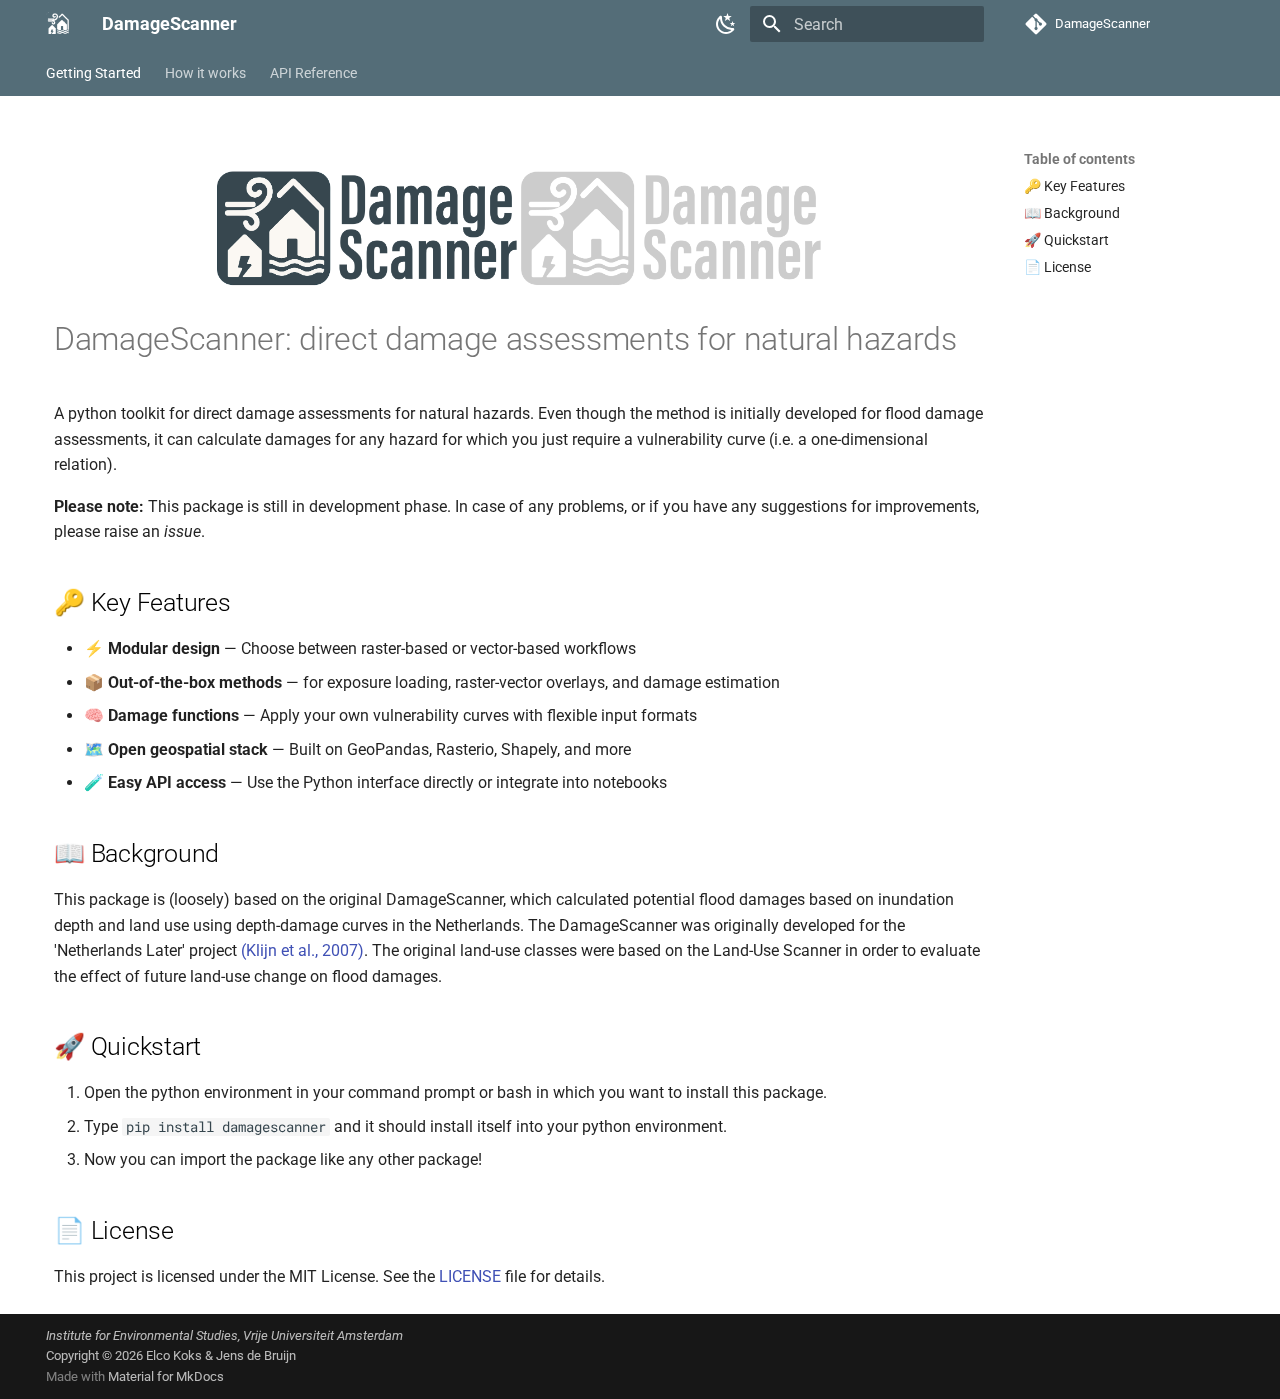
<file: index.html>
<!doctype html>
<html lang="en" class="no-js">
  <head>
    
      <meta charset="utf-8">
      <meta name="viewport" content="width=device-width,initial-scale=1">
      
        <meta name="description" content="Damage Assessments for Natural Hazards">
      
      
        <meta name="author" content="Elco Koks, Jens de Bruijn">
      
      
      
      
        <link rel="next" href="how-to/overview/">
      
      
      <link rel="icon" href="assets/images/favicon.png">
      <meta name="generator" content="mkdocs-1.6.1, mkdocs-material-9.6.9">
    
    
      
        <title>Getting Started - DamageScanner</title>
      
    
    
      <link rel="stylesheet" href="assets/stylesheets/main.4af4bdda.min.css">
      
        
        <link rel="stylesheet" href="assets/stylesheets/palette.06af60db.min.css">
      
      


    
    
      
    
    
      
        
        
        <link rel="preconnect" href="https://fonts.gstatic.com" crossorigin>
        <link rel="stylesheet" href="https://fonts.googleapis.com/css?family=Roboto:300,300i,400,400i,700,700i%7CRoboto+Mono:400,400i,700,700i&display=fallback">
        <style>:root{--md-text-font:"Roboto";--md-code-font:"Roboto Mono"}</style>
      
    
    
      <link rel="stylesheet" href="assets/_mkdocstrings.css">
    
      <link rel="stylesheet" href="stylesheets/extra.css">
    
    <script>__md_scope=new URL(".",location),__md_hash=e=>[...e].reduce(((e,_)=>(e<<5)-e+_.charCodeAt(0)),0),__md_get=(e,_=localStorage,t=__md_scope)=>JSON.parse(_.getItem(t.pathname+"."+e)),__md_set=(e,_,t=localStorage,a=__md_scope)=>{try{t.setItem(a.pathname+"."+e,JSON.stringify(_))}catch(e){}}</script>
    
      

    
    
    
  </head>
  
  
    
    
      
    
    
    
    
    <body dir="ltr" data-md-color-scheme="default" data-md-color-primary="blue-grey" data-md-color-accent="blue-grey">
  
    
    <input class="md-toggle" data-md-toggle="drawer" type="checkbox" id="__drawer" autocomplete="off">
    <input class="md-toggle" data-md-toggle="search" type="checkbox" id="__search" autocomplete="off">
    <label class="md-overlay" for="__drawer"></label>
    <div data-md-component="skip">
      
        
        <a href="#damagescanner-direct-damage-assessments-for-natural-hazards" class="md-skip">
          Skip to content
        </a>
      
    </div>
    <div data-md-component="announce">
      
    </div>
    
    
      

<header class="md-header" data-md-component="header">
  <nav class="md-header__inner md-grid" aria-label="Header">
    <a href="." title="DamageScanner" class="md-header__button md-logo" aria-label="DamageScanner" data-md-component="logo">
      
  <img src="images/logo-icon.svg" alt="logo">

    </a>
    <label class="md-header__button md-icon" for="__drawer">
      
      <svg xmlns="http://www.w3.org/2000/svg" viewBox="0 0 24 24"><path d="M3 6h18v2H3zm0 5h18v2H3zm0 5h18v2H3z"/></svg>
    </label>
    <div class="md-header__title" data-md-component="header-title">
      <div class="md-header__ellipsis">
        <div class="md-header__topic">
          <span class="md-ellipsis">
            DamageScanner
          </span>
        </div>
        <div class="md-header__topic" data-md-component="header-topic">
          <span class="md-ellipsis">
            
              Getting Started
            
          </span>
        </div>
      </div>
    </div>
    
      
        <form class="md-header__option" data-md-component="palette">
  
    
    
    
    <input class="md-option" data-md-color-media="" data-md-color-scheme="default" data-md-color-primary="blue-grey" data-md-color-accent="blue-grey"  aria-label="Switch to dark mode"  type="radio" name="__palette" id="__palette_0">
    
      <label class="md-header__button md-icon" title="Switch to dark mode" for="__palette_1" hidden>
        <svg xmlns="http://www.w3.org/2000/svg" viewBox="0 0 24 24"><path d="m17.75 4.09-2.53 1.94.91 3.06-2.63-1.81-2.63 1.81.91-3.06-2.53-1.94L12.44 4l1.06-3 1.06 3zm3.5 6.91-1.64 1.25.59 1.98-1.7-1.17-1.7 1.17.59-1.98L15.75 11l2.06-.05L18.5 9l.69 1.95zm-2.28 4.95c.83-.08 1.72 1.1 1.19 1.85-.32.45-.66.87-1.08 1.27C15.17 23 8.84 23 4.94 19.07c-3.91-3.9-3.91-10.24 0-14.14.4-.4.82-.76 1.27-1.08.75-.53 1.93.36 1.85 1.19-.27 2.86.69 5.83 2.89 8.02a9.96 9.96 0 0 0 8.02 2.89m-1.64 2.02a12.08 12.08 0 0 1-7.8-3.47c-2.17-2.19-3.33-5-3.49-7.82-2.81 3.14-2.7 7.96.31 10.98 3.02 3.01 7.84 3.12 10.98.31"/></svg>
      </label>
    
  
    
    
    
    <input class="md-option" data-md-color-media="" data-md-color-scheme="slate" data-md-color-primary="blue-grey" data-md-color-accent="blue-grey"  aria-label="Switch to light mode"  type="radio" name="__palette" id="__palette_1">
    
      <label class="md-header__button md-icon" title="Switch to light mode" for="__palette_0" hidden>
        <svg xmlns="http://www.w3.org/2000/svg" viewBox="0 0 24 24"><path d="M12 7a5 5 0 0 1 5 5 5 5 0 0 1-5 5 5 5 0 0 1-5-5 5 5 0 0 1 5-5m0 2a3 3 0 0 0-3 3 3 3 0 0 0 3 3 3 3 0 0 0 3-3 3 3 0 0 0-3-3m0-7 2.39 3.42C13.65 5.15 12.84 5 12 5s-1.65.15-2.39.42zM3.34 7l4.16-.35A7.2 7.2 0 0 0 5.94 8.5c-.44.74-.69 1.5-.83 2.29zm.02 10 1.76-3.77a7.131 7.131 0 0 0 2.38 4.14zM20.65 7l-1.77 3.79a7.02 7.02 0 0 0-2.38-4.15zm-.01 10-4.14.36c.59-.51 1.12-1.14 1.54-1.86.42-.73.69-1.5.83-2.29zM12 22l-2.41-3.44c.74.27 1.55.44 2.41.44.82 0 1.63-.17 2.37-.44z"/></svg>
      </label>
    
  
</form>
      
    
    
      <script>var palette=__md_get("__palette");if(palette&&palette.color){if("(prefers-color-scheme)"===palette.color.media){var media=matchMedia("(prefers-color-scheme: light)"),input=document.querySelector(media.matches?"[data-md-color-media='(prefers-color-scheme: light)']":"[data-md-color-media='(prefers-color-scheme: dark)']");palette.color.media=input.getAttribute("data-md-color-media"),palette.color.scheme=input.getAttribute("data-md-color-scheme"),palette.color.primary=input.getAttribute("data-md-color-primary"),palette.color.accent=input.getAttribute("data-md-color-accent")}for(var[key,value]of Object.entries(palette.color))document.body.setAttribute("data-md-color-"+key,value)}</script>
    
    
    
      <label class="md-header__button md-icon" for="__search">
        
        <svg xmlns="http://www.w3.org/2000/svg" viewBox="0 0 24 24"><path d="M9.5 3A6.5 6.5 0 0 1 16 9.5c0 1.61-.59 3.09-1.56 4.23l.27.27h.79l5 5-1.5 1.5-5-5v-.79l-.27-.27A6.52 6.52 0 0 1 9.5 16 6.5 6.5 0 0 1 3 9.5 6.5 6.5 0 0 1 9.5 3m0 2C7 5 5 7 5 9.5S7 14 9.5 14 14 12 14 9.5 12 5 9.5 5"/></svg>
      </label>
      <div class="md-search" data-md-component="search" role="dialog">
  <label class="md-search__overlay" for="__search"></label>
  <div class="md-search__inner" role="search">
    <form class="md-search__form" name="search">
      <input type="text" class="md-search__input" name="query" aria-label="Search" placeholder="Search" autocapitalize="off" autocorrect="off" autocomplete="off" spellcheck="false" data-md-component="search-query" required>
      <label class="md-search__icon md-icon" for="__search">
        
        <svg xmlns="http://www.w3.org/2000/svg" viewBox="0 0 24 24"><path d="M9.5 3A6.5 6.5 0 0 1 16 9.5c0 1.61-.59 3.09-1.56 4.23l.27.27h.79l5 5-1.5 1.5-5-5v-.79l-.27-.27A6.52 6.52 0 0 1 9.5 16 6.5 6.5 0 0 1 3 9.5 6.5 6.5 0 0 1 9.5 3m0 2C7 5 5 7 5 9.5S7 14 9.5 14 14 12 14 9.5 12 5 9.5 5"/></svg>
        
        <svg xmlns="http://www.w3.org/2000/svg" viewBox="0 0 24 24"><path d="M20 11v2H8l5.5 5.5-1.42 1.42L4.16 12l7.92-7.92L13.5 5.5 8 11z"/></svg>
      </label>
      <nav class="md-search__options" aria-label="Search">
        
        <button type="reset" class="md-search__icon md-icon" title="Clear" aria-label="Clear" tabindex="-1">
          
          <svg xmlns="http://www.w3.org/2000/svg" viewBox="0 0 24 24"><path d="M19 6.41 17.59 5 12 10.59 6.41 5 5 6.41 10.59 12 5 17.59 6.41 19 12 13.41 17.59 19 19 17.59 13.41 12z"/></svg>
        </button>
      </nav>
      
        <div class="md-search__suggest" data-md-component="search-suggest"></div>
      
    </form>
    <div class="md-search__output">
      <div class="md-search__scrollwrap" tabindex="0" data-md-scrollfix>
        <div class="md-search-result" data-md-component="search-result">
          <div class="md-search-result__meta">
            Initializing search
          </div>
          <ol class="md-search-result__list" role="presentation"></ol>
        </div>
      </div>
    </div>
  </div>
</div>
    
    
      <div class="md-header__source">
        <a href="https://github.com/VU-IVM/DamageScanner" title="Go to repository" class="md-source" data-md-component="source">
  <div class="md-source__icon md-icon">
    
    <svg xmlns="http://www.w3.org/2000/svg" viewBox="0 0 448 512"><!--! Font Awesome Free 6.7.2 by @fontawesome - https://fontawesome.com License - https://fontawesome.com/license/free (Icons: CC BY 4.0, Fonts: SIL OFL 1.1, Code: MIT License) Copyright 2024 Fonticons, Inc.--><path d="M439.55 236.05 244 40.45a28.87 28.87 0 0 0-40.81 0l-40.66 40.63 51.52 51.52c27.06-9.14 52.68 16.77 43.39 43.68l49.66 49.66c34.23-11.8 61.18 31 35.47 56.69-26.49 26.49-70.21-2.87-56-37.34L240.22 199v121.85c25.3 12.54 22.26 41.85 9.08 55a34.34 34.34 0 0 1-48.55 0c-17.57-17.6-11.07-46.91 11.25-56v-123c-20.8-8.51-24.6-30.74-18.64-45L142.57 101 8.45 235.14a28.86 28.86 0 0 0 0 40.81l195.61 195.6a28.86 28.86 0 0 0 40.8 0l194.69-194.69a28.86 28.86 0 0 0 0-40.81"/></svg>
  </div>
  <div class="md-source__repository">
    DamageScanner
  </div>
</a>
      </div>
    
  </nav>
  
</header>
    
    <div class="md-container" data-md-component="container">
      
      
        
          
            
<nav class="md-tabs" aria-label="Tabs" data-md-component="tabs">
  <div class="md-grid">
    <ul class="md-tabs__list">
      
        
  
  
    
  
  
    <li class="md-tabs__item md-tabs__item--active">
      <a href="." class="md-tabs__link">
        
  
    
  
  Getting Started

      </a>
    </li>
  

      
        
  
  
  
    
    
      <li class="md-tabs__item">
        <a href="how-to/overview/" class="md-tabs__link">
          
  
  How it works

        </a>
      </li>
    
  

      
        
  
  
  
    <li class="md-tabs__item">
      <a href="api/" class="md-tabs__link">
        
  
    
  
  API Reference

      </a>
    </li>
  

      
    </ul>
  </div>
</nav>
          
        
      
      <main class="md-main" data-md-component="main">
        <div class="md-main__inner md-grid">
          
            
              
              <div class="md-sidebar md-sidebar--primary" data-md-component="sidebar" data-md-type="navigation" >
                <div class="md-sidebar__scrollwrap">
                  <div class="md-sidebar__inner">
                    


  


<nav class="md-nav md-nav--primary md-nav--lifted" aria-label="Navigation" data-md-level="0">
  <label class="md-nav__title" for="__drawer">
    <a href="." title="DamageScanner" class="md-nav__button md-logo" aria-label="DamageScanner" data-md-component="logo">
      
  <img src="images/logo-icon.svg" alt="logo">

    </a>
    DamageScanner
  </label>
  
    <div class="md-nav__source">
      <a href="https://github.com/VU-IVM/DamageScanner" title="Go to repository" class="md-source" data-md-component="source">
  <div class="md-source__icon md-icon">
    
    <svg xmlns="http://www.w3.org/2000/svg" viewBox="0 0 448 512"><!--! Font Awesome Free 6.7.2 by @fontawesome - https://fontawesome.com License - https://fontawesome.com/license/free (Icons: CC BY 4.0, Fonts: SIL OFL 1.1, Code: MIT License) Copyright 2024 Fonticons, Inc.--><path d="M439.55 236.05 244 40.45a28.87 28.87 0 0 0-40.81 0l-40.66 40.63 51.52 51.52c27.06-9.14 52.68 16.77 43.39 43.68l49.66 49.66c34.23-11.8 61.18 31 35.47 56.69-26.49 26.49-70.21-2.87-56-37.34L240.22 199v121.85c25.3 12.54 22.26 41.85 9.08 55a34.34 34.34 0 0 1-48.55 0c-17.57-17.6-11.07-46.91 11.25-56v-123c-20.8-8.51-24.6-30.74-18.64-45L142.57 101 8.45 235.14a28.86 28.86 0 0 0 0 40.81l195.61 195.6a28.86 28.86 0 0 0 40.8 0l194.69-194.69a28.86 28.86 0 0 0 0-40.81"/></svg>
  </div>
  <div class="md-source__repository">
    DamageScanner
  </div>
</a>
    </div>
  
  <ul class="md-nav__list" data-md-scrollfix>
    
      
      
  
  
    
  
  
  
    <li class="md-nav__item md-nav__item--active">
      
      <input class="md-nav__toggle md-toggle" type="checkbox" id="__toc">
      
      
        
      
      
        <label class="md-nav__link md-nav__link--active" for="__toc">
          
  
  <span class="md-ellipsis">
    Getting Started
    
  </span>
  

          <span class="md-nav__icon md-icon"></span>
        </label>
      
      <a href="." class="md-nav__link md-nav__link--active">
        
  
  <span class="md-ellipsis">
    Getting Started
    
  </span>
  

      </a>
      
        

<nav class="md-nav md-nav--secondary" aria-label="Table of contents">
  
  
  
    
  
  
    <label class="md-nav__title" for="__toc">
      <span class="md-nav__icon md-icon"></span>
      Table of contents
    </label>
    <ul class="md-nav__list" data-md-component="toc" data-md-scrollfix>
      
        <li class="md-nav__item">
  <a href="#key-features" class="md-nav__link">
    <span class="md-ellipsis">
      🔑 Key Features
    </span>
  </a>
  
</li>
      
        <li class="md-nav__item">
  <a href="#background" class="md-nav__link">
    <span class="md-ellipsis">
      📖 Background
    </span>
  </a>
  
</li>
      
        <li class="md-nav__item">
  <a href="#quickstart" class="md-nav__link">
    <span class="md-ellipsis">
      🚀 Quickstart
    </span>
  </a>
  
</li>
      
        <li class="md-nav__item">
  <a href="#license" class="md-nav__link">
    <span class="md-ellipsis">
      📄 License
    </span>
  </a>
  
</li>
      
    </ul>
  
</nav>
      
    </li>
  

    
      
      
  
  
  
  
    
    
    
      
      
        
      
    
    
    <li class="md-nav__item md-nav__item--nested">
      
        
        
          
        
        <input class="md-nav__toggle md-toggle md-toggle--indeterminate" type="checkbox" id="__nav_2" >
        
          
          <label class="md-nav__link" for="__nav_2" id="__nav_2_label" tabindex="0">
            
  
  <span class="md-ellipsis">
    How it works
    
  </span>
  

            <span class="md-nav__icon md-icon"></span>
          </label>
        
        <nav class="md-nav" data-md-level="1" aria-labelledby="__nav_2_label" aria-expanded="false">
          <label class="md-nav__title" for="__nav_2">
            <span class="md-nav__icon md-icon"></span>
            How it works
          </label>
          <ul class="md-nav__list" data-md-scrollfix>
            
              
                
  
  
  
  
    <li class="md-nav__item">
      <a href="how-to/overview/" class="md-nav__link">
        
  
  <span class="md-ellipsis">
    Overview
    
  </span>
  

      </a>
    </li>
  

              
            
              
                
  
  
  
  
    <li class="md-nav__item">
      <a href="how-to/raster/" class="md-nav__link">
        
  
  <span class="md-ellipsis">
    Raster-based approach
    
  </span>
  

      </a>
    </li>
  

              
            
              
                
  
  
  
  
    <li class="md-nav__item">
      <a href="how-to/vector/" class="md-nav__link">
        
  
  <span class="md-ellipsis">
    Vector-based approach
    
  </span>
  

      </a>
    </li>
  

              
            
              
                
  
  
  
  
    <li class="md-nav__item">
      <a href="how-to/osm/" class="md-nav__link">
        
  
  <span class="md-ellipsis">
    Coupling with OSM
    
  </span>
  

      </a>
    </li>
  

              
            
          </ul>
        </nav>
      
    </li>
  

    
      
      
  
  
  
  
    <li class="md-nav__item">
      <a href="api/" class="md-nav__link">
        
  
  <span class="md-ellipsis">
    API Reference
    
  </span>
  

      </a>
    </li>
  

    
  </ul>
</nav>
                  </div>
                </div>
              </div>
            
            
              
              <div class="md-sidebar md-sidebar--secondary" data-md-component="sidebar" data-md-type="toc" >
                <div class="md-sidebar__scrollwrap">
                  <div class="md-sidebar__inner">
                    

<nav class="md-nav md-nav--secondary" aria-label="Table of contents">
  
  
  
    
  
  
    <label class="md-nav__title" for="__toc">
      <span class="md-nav__icon md-icon"></span>
      Table of contents
    </label>
    <ul class="md-nav__list" data-md-component="toc" data-md-scrollfix>
      
        <li class="md-nav__item">
  <a href="#key-features" class="md-nav__link">
    <span class="md-ellipsis">
      🔑 Key Features
    </span>
  </a>
  
</li>
      
        <li class="md-nav__item">
  <a href="#background" class="md-nav__link">
    <span class="md-ellipsis">
      📖 Background
    </span>
  </a>
  
</li>
      
        <li class="md-nav__item">
  <a href="#quickstart" class="md-nav__link">
    <span class="md-ellipsis">
      🚀 Quickstart
    </span>
  </a>
  
</li>
      
        <li class="md-nav__item">
  <a href="#license" class="md-nav__link">
    <span class="md-ellipsis">
      📄 License
    </span>
  </a>
  
</li>
      
    </ul>
  
</nav>
                  </div>
                </div>
              </div>
            
          
          
            <div class="md-content" data-md-component="content">
              <article class="md-content__inner md-typeset">
                
                  


  
  


<p align="center">
  <img src="images/logo-dark.png" class="only-light" alt="DamageScanner Logo" width="300" />
  <img src="images/logo-light.png" class="only-dark" alt="DamageScanner Logo" width="300" />
</p>

<h1 id="damagescanner-direct-damage-assessments-for-natural-hazards">DamageScanner: direct damage assessments for natural hazards</h1>
<p>A python toolkit for direct damage assessments for natural hazards. Even though the method is initially developed for flood damage assessments, it can calculate damages for any hazard for which you just require a vulnerability curve (i.e. a one-dimensional relation). </p>
<p><strong>Please note:</strong> This package is still in development phase. In case of any problems, or if you have any suggestions for improvements, please raise an <em>issue</em>. </p>
<h2 id="key-features">🔑 Key Features</h2>
<ul>
<li>⚡ <strong>Modular design</strong> — Choose between raster-based or vector-based workflows</li>
<li>📦 <strong>Out-of-the-box methods</strong> — for exposure loading, raster-vector overlays, and damage estimation</li>
<li>🧠 <strong>Damage functions</strong> — Apply your own vulnerability curves with flexible input formats</li>
<li>🗺️ <strong>Open geospatial stack</strong> — Built on GeoPandas, Rasterio, Shapely, and more</li>
<li>🧪 <strong>Easy API access</strong> — Use the Python interface directly or integrate into notebooks</li>
</ul>
<h2 id="background">📖 Background</h2>
<p>This package is (loosely) based on the original DamageScanner, which calculated potential flood damages based on inundation depth and land use using depth-damage curves in the Netherlands. The DamageScanner was originally developed for the 'Netherlands Later' project <a href="https://www.rivm.nl/bibliotheek/digitaaldepot/WL_rapport_Overstromingsrisicos_Nederland.pdf">(Klijn et al., 2007)</a>. The original land-use classes were based on the Land-Use Scanner in order to evaluate the effect of future land-use change on flood damages. </p>
<h2 id="quickstart">🚀 Quickstart</h2>
<ol>
<li>Open the python environment in your command prompt or bash in which you want to install this package.</li>
<li>Type <code>pip install damagescanner</code> and it should install itself into your python environment.</li>
<li>Now you can import the package like any other package!</li>
</ol>
<h2 id="license">📄 License</h2>
<p>This project is licensed under the MIT License. See the <a href="https://github.com/VU-IVM/DamageScanner/blob/master/LICENSE">LICENSE</a> file for details.</p>







  
  






                
              </article>
            </div>
          
          
<script>var target=document.getElementById(location.hash.slice(1));target&&target.name&&(target.checked=target.name.startsWith("__tabbed_"))</script>
        </div>
        
          <button type="button" class="md-top md-icon" data-md-component="top" hidden>
  
  <svg xmlns="http://www.w3.org/2000/svg" viewBox="0 0 24 24"><path d="M13 20h-2V8l-5.5 5.5-1.42-1.42L12 4.16l7.92 7.92-1.42 1.42L13 8z"/></svg>
  Back to top
</button>
        
      </main>
      
        <footer class="md-footer">
  
  <div class="md-footer-meta md-typeset">
    <div class="md-footer-meta__inner md-grid">
      <div class="md-copyright">
  
    <div class="md-copyright__highlight">
      <span> <i> Institute for Environmental Studies, Vrije Universiteit Amsterdam </i> <br> Copyright &copy; <script>document.write(new Date().getFullYear())</script> Elco Koks & Jens de Bruijn </span>
    </div>
  
  
    Made with
    <a href="https://squidfunk.github.io/mkdocs-material/" target="_blank" rel="noopener">
      Material for MkDocs
    </a>
  
</div>
      
    </div>
  </div>
</footer>
      
    </div>
    <div class="md-dialog" data-md-component="dialog">
      <div class="md-dialog__inner md-typeset"></div>
    </div>
    
    
    <script id="__config" type="application/json">{"base": ".", "features": ["navigation.sections", "navigation.tabs", "navigation.expand", "navigation.top", "search.suggest", "search.highlight"], "search": "assets/javascripts/workers/search.f8cc74c7.min.js", "translations": {"clipboard.copied": "Copied to clipboard", "clipboard.copy": "Copy to clipboard", "search.result.more.one": "1 more on this page", "search.result.more.other": "# more on this page", "search.result.none": "No matching documents", "search.result.one": "1 matching document", "search.result.other": "# matching documents", "search.result.placeholder": "Type to start searching", "search.result.term.missing": "Missing", "select.version": "Select version"}}</script>
    
    
      <script src="assets/javascripts/bundle.c8b220af.min.js"></script>
      
        <script src="javascripts/set-body-class.js"></script>
      
    
  </body>
</html>
</file>
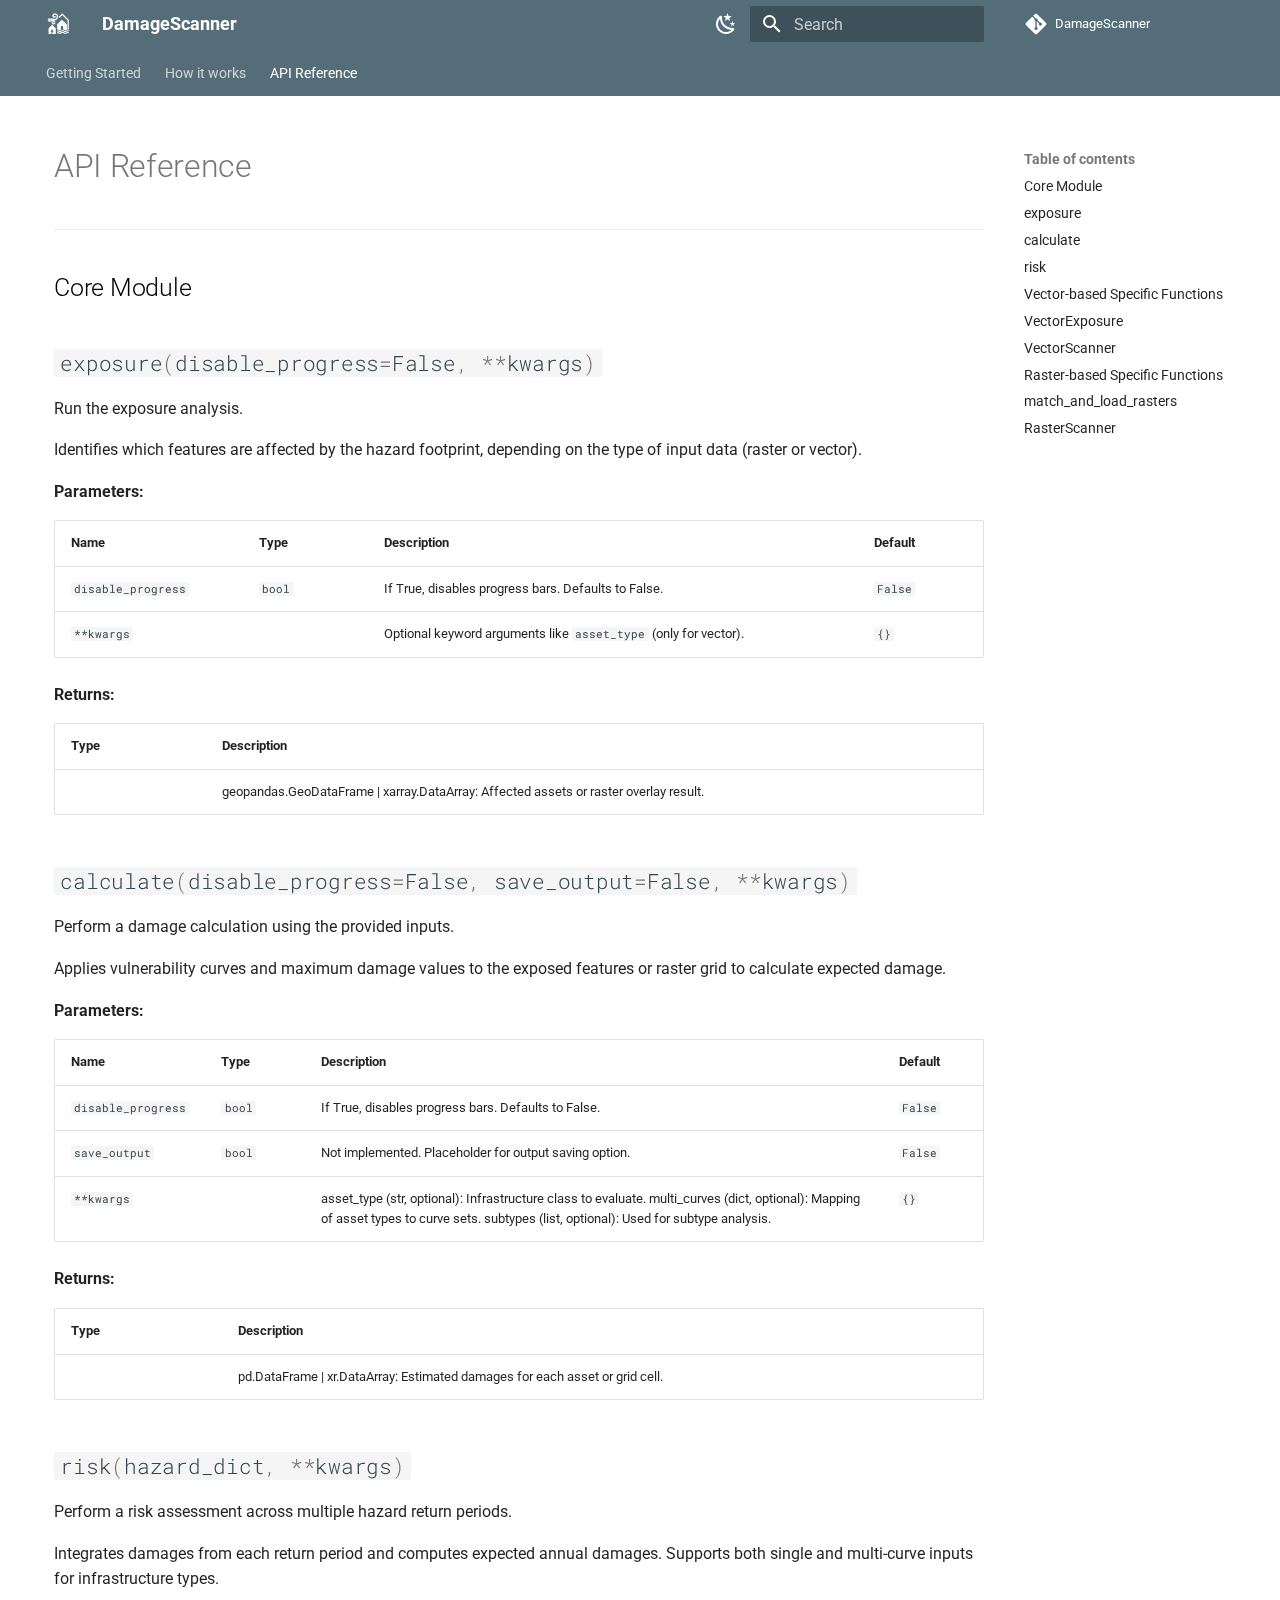
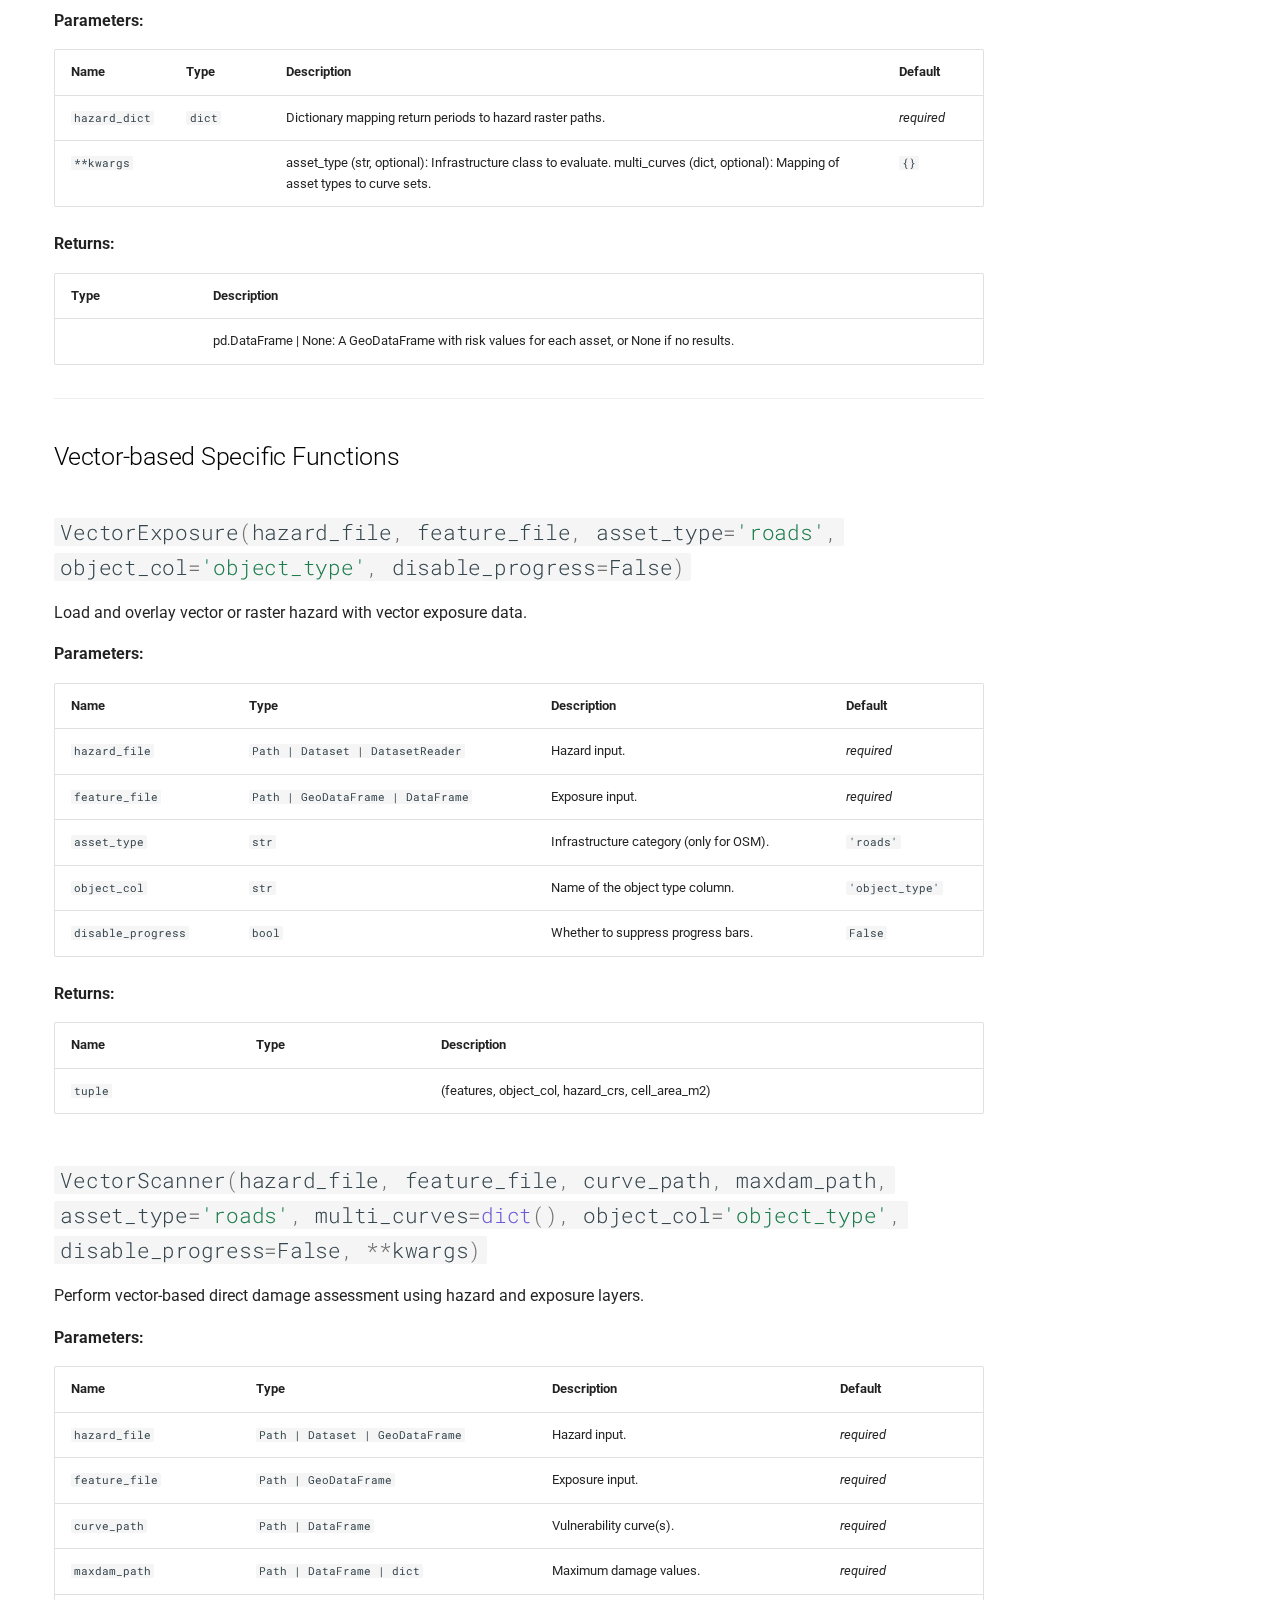
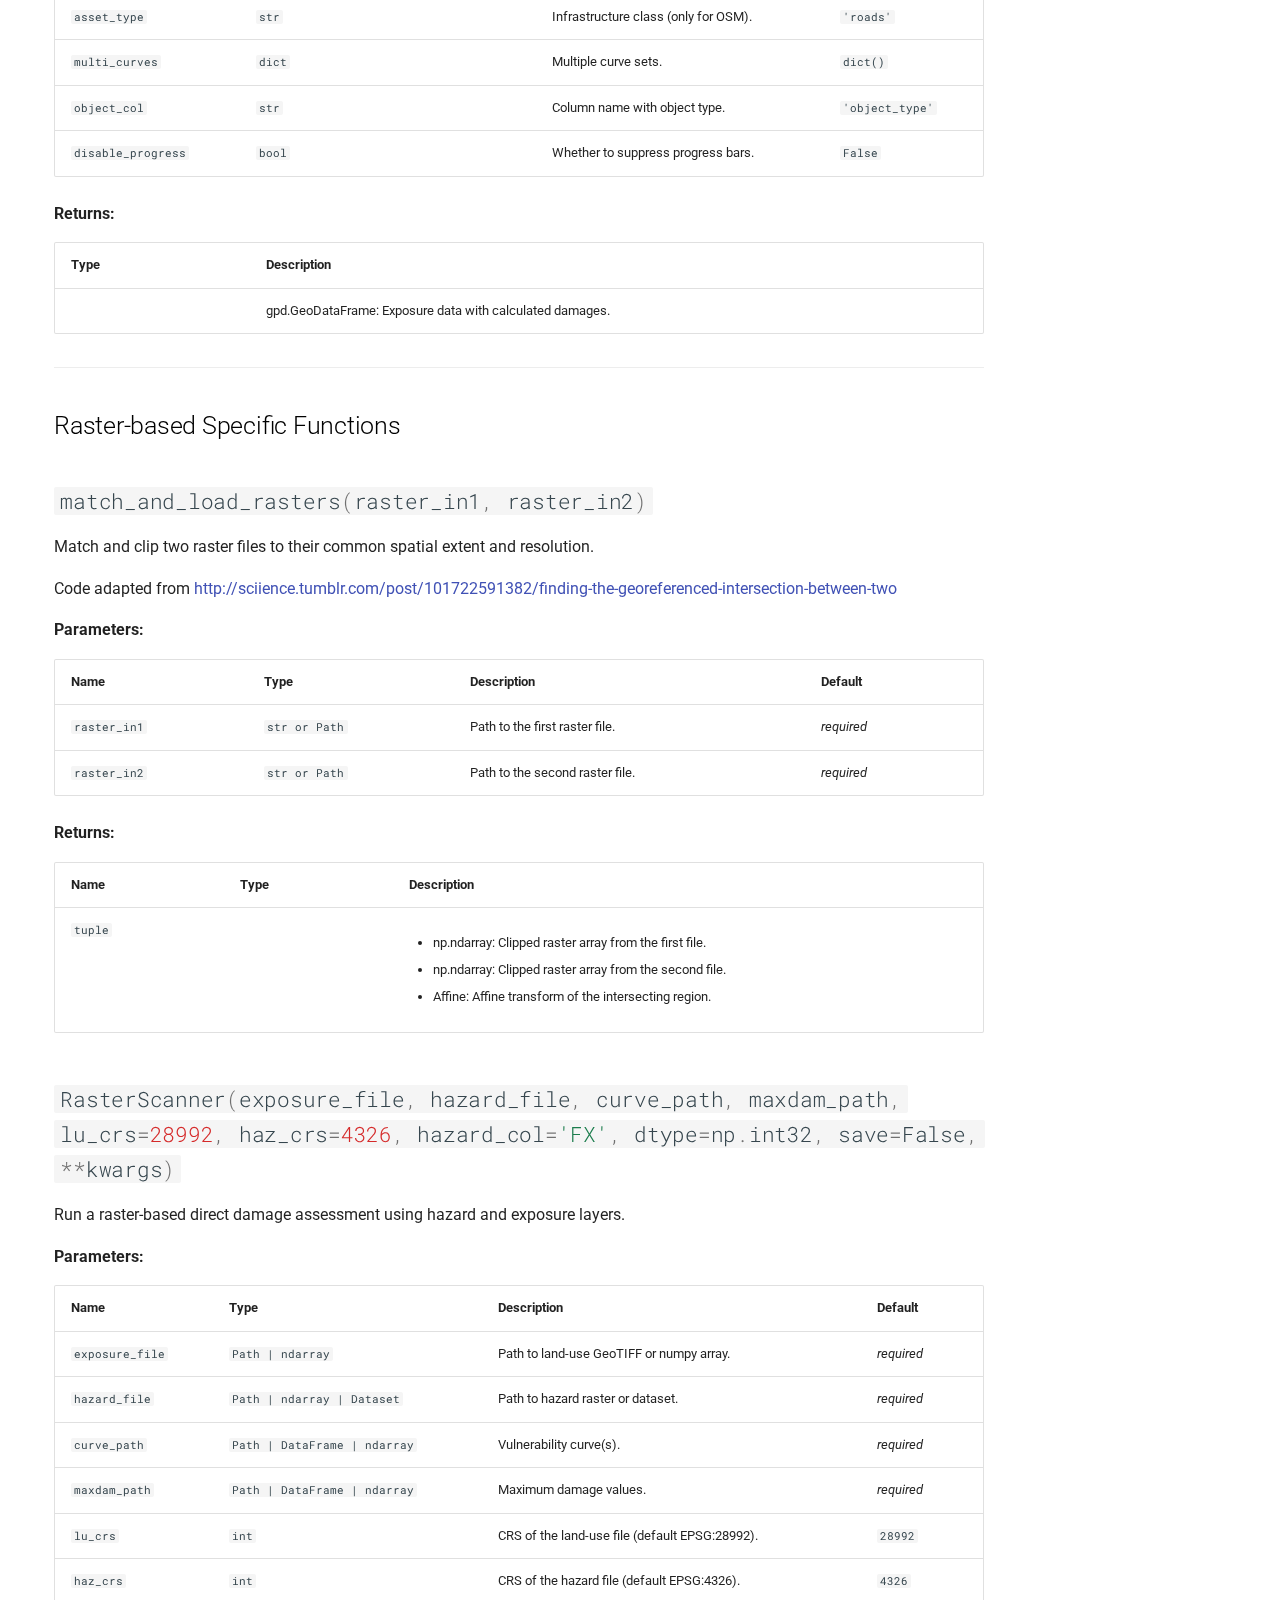
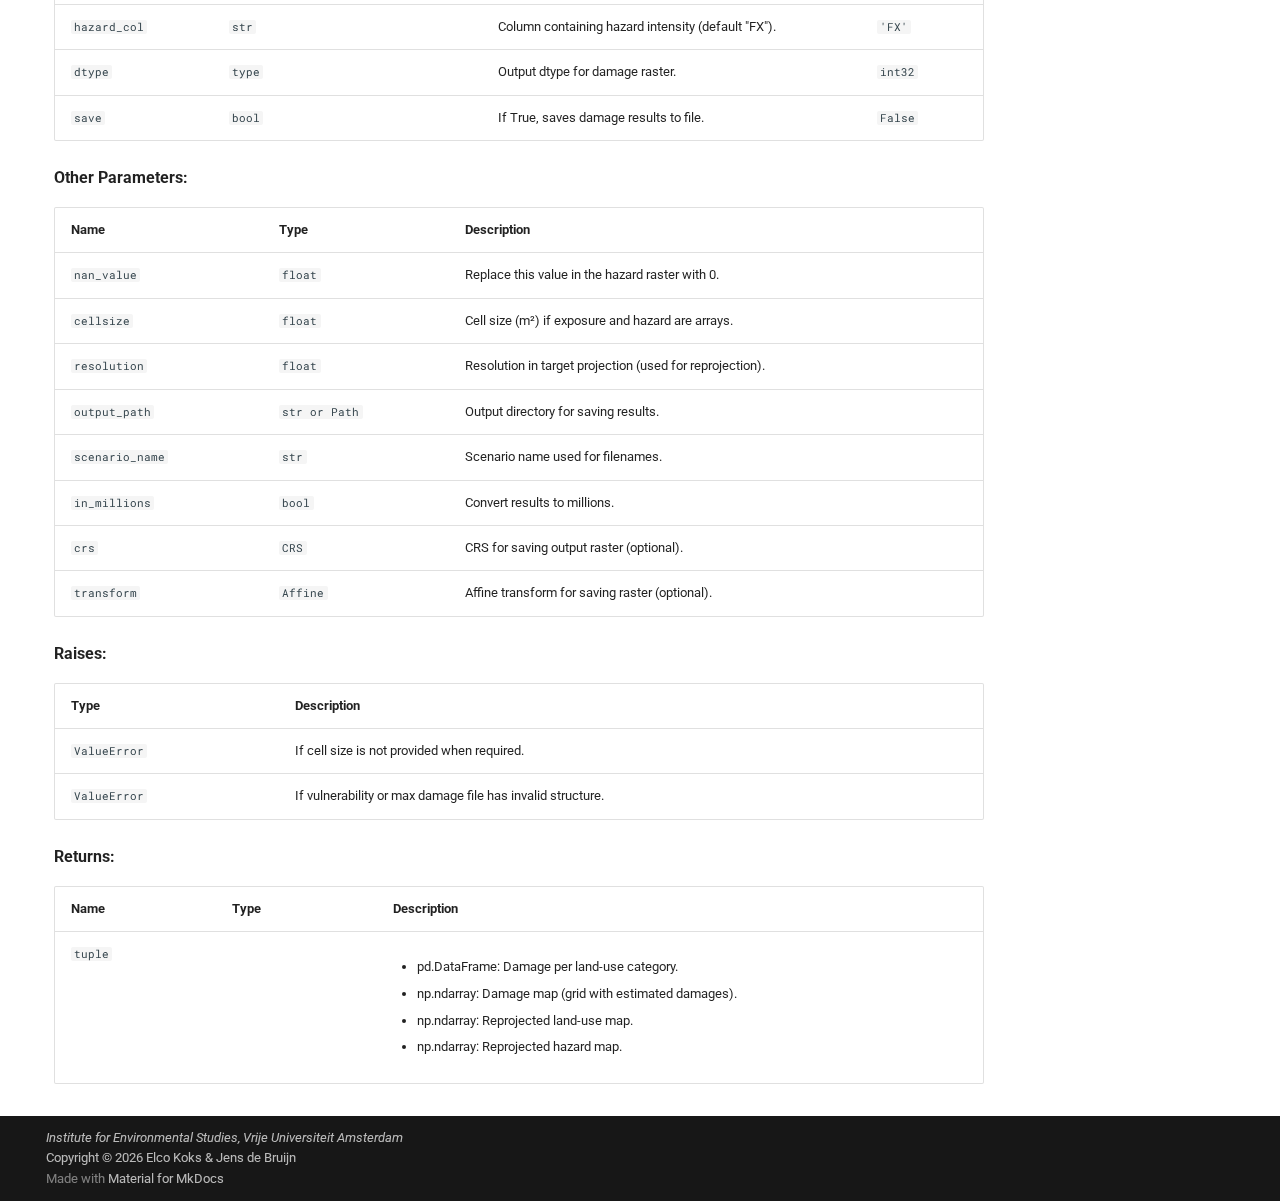
<file: api/index.html>
<!doctype html>
<html lang="en" class="no-js">
  <head>
    
      <meta charset="utf-8">
      <meta name="viewport" content="width=device-width,initial-scale=1">
      
        <meta name="description" content="Damage Assessments for Natural Hazards">
      
      
        <meta name="author" content="Elco Koks, Jens de Bruijn">
      
      
      
        <link rel="prev" href="../how-to/osm/">
      
      
      
      <link rel="icon" href="../assets/images/favicon.png">
      <meta name="generator" content="mkdocs-1.6.1, mkdocs-material-9.6.9">
    
    
      
        <title>API Reference - DamageScanner</title>
      
    
    
      <link rel="stylesheet" href="../assets/stylesheets/main.4af4bdda.min.css">
      
        
        <link rel="stylesheet" href="../assets/stylesheets/palette.06af60db.min.css">
      
      


    
    
      
    
    
      
        
        
        <link rel="preconnect" href="https://fonts.gstatic.com" crossorigin>
        <link rel="stylesheet" href="https://fonts.googleapis.com/css?family=Roboto:300,300i,400,400i,700,700i%7CRoboto+Mono:400,400i,700,700i&display=fallback">
        <style>:root{--md-text-font:"Roboto";--md-code-font:"Roboto Mono"}</style>
      
    
    
      <link rel="stylesheet" href="../assets/_mkdocstrings.css">
    
      <link rel="stylesheet" href="../stylesheets/extra.css">
    
    <script>__md_scope=new URL("..",location),__md_hash=e=>[...e].reduce(((e,_)=>(e<<5)-e+_.charCodeAt(0)),0),__md_get=(e,_=localStorage,t=__md_scope)=>JSON.parse(_.getItem(t.pathname+"."+e)),__md_set=(e,_,t=localStorage,a=__md_scope)=>{try{t.setItem(a.pathname+"."+e,JSON.stringify(_))}catch(e){}}</script>
    
      

    
    
    
  </head>
  
  
    
    
      
    
    
    
    
    <body dir="ltr" data-md-color-scheme="default" data-md-color-primary="blue-grey" data-md-color-accent="blue-grey">
  
    
    <input class="md-toggle" data-md-toggle="drawer" type="checkbox" id="__drawer" autocomplete="off">
    <input class="md-toggle" data-md-toggle="search" type="checkbox" id="__search" autocomplete="off">
    <label class="md-overlay" for="__drawer"></label>
    <div data-md-component="skip">
      
        
        <a href="#api-reference" class="md-skip">
          Skip to content
        </a>
      
    </div>
    <div data-md-component="announce">
      
    </div>
    
    
      

<header class="md-header" data-md-component="header">
  <nav class="md-header__inner md-grid" aria-label="Header">
    <a href=".." title="DamageScanner" class="md-header__button md-logo" aria-label="DamageScanner" data-md-component="logo">
      
  <img src="../images/logo-icon.svg" alt="logo">

    </a>
    <label class="md-header__button md-icon" for="__drawer">
      
      <svg xmlns="http://www.w3.org/2000/svg" viewBox="0 0 24 24"><path d="M3 6h18v2H3zm0 5h18v2H3zm0 5h18v2H3z"/></svg>
    </label>
    <div class="md-header__title" data-md-component="header-title">
      <div class="md-header__ellipsis">
        <div class="md-header__topic">
          <span class="md-ellipsis">
            DamageScanner
          </span>
        </div>
        <div class="md-header__topic" data-md-component="header-topic">
          <span class="md-ellipsis">
            
              API Reference
            
          </span>
        </div>
      </div>
    </div>
    
      
        <form class="md-header__option" data-md-component="palette">
  
    
    
    
    <input class="md-option" data-md-color-media="" data-md-color-scheme="default" data-md-color-primary="blue-grey" data-md-color-accent="blue-grey"  aria-label="Switch to dark mode"  type="radio" name="__palette" id="__palette_0">
    
      <label class="md-header__button md-icon" title="Switch to dark mode" for="__palette_1" hidden>
        <svg xmlns="http://www.w3.org/2000/svg" viewBox="0 0 24 24"><path d="m17.75 4.09-2.53 1.94.91 3.06-2.63-1.81-2.63 1.81.91-3.06-2.53-1.94L12.44 4l1.06-3 1.06 3zm3.5 6.91-1.64 1.25.59 1.98-1.7-1.17-1.7 1.17.59-1.98L15.75 11l2.06-.05L18.5 9l.69 1.95zm-2.28 4.95c.83-.08 1.72 1.1 1.19 1.85-.32.45-.66.87-1.08 1.27C15.17 23 8.84 23 4.94 19.07c-3.91-3.9-3.91-10.24 0-14.14.4-.4.82-.76 1.27-1.08.75-.53 1.93.36 1.85 1.19-.27 2.86.69 5.83 2.89 8.02a9.96 9.96 0 0 0 8.02 2.89m-1.64 2.02a12.08 12.08 0 0 1-7.8-3.47c-2.17-2.19-3.33-5-3.49-7.82-2.81 3.14-2.7 7.96.31 10.98 3.02 3.01 7.84 3.12 10.98.31"/></svg>
      </label>
    
  
    
    
    
    <input class="md-option" data-md-color-media="" data-md-color-scheme="slate" data-md-color-primary="blue-grey" data-md-color-accent="blue-grey"  aria-label="Switch to light mode"  type="radio" name="__palette" id="__palette_1">
    
      <label class="md-header__button md-icon" title="Switch to light mode" for="__palette_0" hidden>
        <svg xmlns="http://www.w3.org/2000/svg" viewBox="0 0 24 24"><path d="M12 7a5 5 0 0 1 5 5 5 5 0 0 1-5 5 5 5 0 0 1-5-5 5 5 0 0 1 5-5m0 2a3 3 0 0 0-3 3 3 3 0 0 0 3 3 3 3 0 0 0 3-3 3 3 0 0 0-3-3m0-7 2.39 3.42C13.65 5.15 12.84 5 12 5s-1.65.15-2.39.42zM3.34 7l4.16-.35A7.2 7.2 0 0 0 5.94 8.5c-.44.74-.69 1.5-.83 2.29zm.02 10 1.76-3.77a7.131 7.131 0 0 0 2.38 4.14zM20.65 7l-1.77 3.79a7.02 7.02 0 0 0-2.38-4.15zm-.01 10-4.14.36c.59-.51 1.12-1.14 1.54-1.86.42-.73.69-1.5.83-2.29zM12 22l-2.41-3.44c.74.27 1.55.44 2.41.44.82 0 1.63-.17 2.37-.44z"/></svg>
      </label>
    
  
</form>
      
    
    
      <script>var palette=__md_get("__palette");if(palette&&palette.color){if("(prefers-color-scheme)"===palette.color.media){var media=matchMedia("(prefers-color-scheme: light)"),input=document.querySelector(media.matches?"[data-md-color-media='(prefers-color-scheme: light)']":"[data-md-color-media='(prefers-color-scheme: dark)']");palette.color.media=input.getAttribute("data-md-color-media"),palette.color.scheme=input.getAttribute("data-md-color-scheme"),palette.color.primary=input.getAttribute("data-md-color-primary"),palette.color.accent=input.getAttribute("data-md-color-accent")}for(var[key,value]of Object.entries(palette.color))document.body.setAttribute("data-md-color-"+key,value)}</script>
    
    
    
      <label class="md-header__button md-icon" for="__search">
        
        <svg xmlns="http://www.w3.org/2000/svg" viewBox="0 0 24 24"><path d="M9.5 3A6.5 6.5 0 0 1 16 9.5c0 1.61-.59 3.09-1.56 4.23l.27.27h.79l5 5-1.5 1.5-5-5v-.79l-.27-.27A6.52 6.52 0 0 1 9.5 16 6.5 6.5 0 0 1 3 9.5 6.5 6.5 0 0 1 9.5 3m0 2C7 5 5 7 5 9.5S7 14 9.5 14 14 12 14 9.5 12 5 9.5 5"/></svg>
      </label>
      <div class="md-search" data-md-component="search" role="dialog">
  <label class="md-search__overlay" for="__search"></label>
  <div class="md-search__inner" role="search">
    <form class="md-search__form" name="search">
      <input type="text" class="md-search__input" name="query" aria-label="Search" placeholder="Search" autocapitalize="off" autocorrect="off" autocomplete="off" spellcheck="false" data-md-component="search-query" required>
      <label class="md-search__icon md-icon" for="__search">
        
        <svg xmlns="http://www.w3.org/2000/svg" viewBox="0 0 24 24"><path d="M9.5 3A6.5 6.5 0 0 1 16 9.5c0 1.61-.59 3.09-1.56 4.23l.27.27h.79l5 5-1.5 1.5-5-5v-.79l-.27-.27A6.52 6.52 0 0 1 9.5 16 6.5 6.5 0 0 1 3 9.5 6.5 6.5 0 0 1 9.5 3m0 2C7 5 5 7 5 9.5S7 14 9.5 14 14 12 14 9.5 12 5 9.5 5"/></svg>
        
        <svg xmlns="http://www.w3.org/2000/svg" viewBox="0 0 24 24"><path d="M20 11v2H8l5.5 5.5-1.42 1.42L4.16 12l7.92-7.92L13.5 5.5 8 11z"/></svg>
      </label>
      <nav class="md-search__options" aria-label="Search">
        
        <button type="reset" class="md-search__icon md-icon" title="Clear" aria-label="Clear" tabindex="-1">
          
          <svg xmlns="http://www.w3.org/2000/svg" viewBox="0 0 24 24"><path d="M19 6.41 17.59 5 12 10.59 6.41 5 5 6.41 10.59 12 5 17.59 6.41 19 12 13.41 17.59 19 19 17.59 13.41 12z"/></svg>
        </button>
      </nav>
      
        <div class="md-search__suggest" data-md-component="search-suggest"></div>
      
    </form>
    <div class="md-search__output">
      <div class="md-search__scrollwrap" tabindex="0" data-md-scrollfix>
        <div class="md-search-result" data-md-component="search-result">
          <div class="md-search-result__meta">
            Initializing search
          </div>
          <ol class="md-search-result__list" role="presentation"></ol>
        </div>
      </div>
    </div>
  </div>
</div>
    
    
      <div class="md-header__source">
        <a href="https://github.com/VU-IVM/DamageScanner" title="Go to repository" class="md-source" data-md-component="source">
  <div class="md-source__icon md-icon">
    
    <svg xmlns="http://www.w3.org/2000/svg" viewBox="0 0 448 512"><!--! Font Awesome Free 6.7.2 by @fontawesome - https://fontawesome.com License - https://fontawesome.com/license/free (Icons: CC BY 4.0, Fonts: SIL OFL 1.1, Code: MIT License) Copyright 2024 Fonticons, Inc.--><path d="M439.55 236.05 244 40.45a28.87 28.87 0 0 0-40.81 0l-40.66 40.63 51.52 51.52c27.06-9.14 52.68 16.77 43.39 43.68l49.66 49.66c34.23-11.8 61.18 31 35.47 56.69-26.49 26.49-70.21-2.87-56-37.34L240.22 199v121.85c25.3 12.54 22.26 41.85 9.08 55a34.34 34.34 0 0 1-48.55 0c-17.57-17.6-11.07-46.91 11.25-56v-123c-20.8-8.51-24.6-30.74-18.64-45L142.57 101 8.45 235.14a28.86 28.86 0 0 0 0 40.81l195.61 195.6a28.86 28.86 0 0 0 40.8 0l194.69-194.69a28.86 28.86 0 0 0 0-40.81"/></svg>
  </div>
  <div class="md-source__repository">
    DamageScanner
  </div>
</a>
      </div>
    
  </nav>
  
</header>
    
    <div class="md-container" data-md-component="container">
      
      
        
          
            
<nav class="md-tabs" aria-label="Tabs" data-md-component="tabs">
  <div class="md-grid">
    <ul class="md-tabs__list">
      
        
  
  
  
    <li class="md-tabs__item">
      <a href=".." class="md-tabs__link">
        
  
    
  
  Getting Started

      </a>
    </li>
  

      
        
  
  
  
    
    
      <li class="md-tabs__item">
        <a href="../how-to/overview/" class="md-tabs__link">
          
  
  How it works

        </a>
      </li>
    
  

      
        
  
  
    
  
  
    <li class="md-tabs__item md-tabs__item--active">
      <a href="./" class="md-tabs__link">
        
  
    
  
  API Reference

      </a>
    </li>
  

      
    </ul>
  </div>
</nav>
          
        
      
      <main class="md-main" data-md-component="main">
        <div class="md-main__inner md-grid">
          
            
              
              <div class="md-sidebar md-sidebar--primary" data-md-component="sidebar" data-md-type="navigation" >
                <div class="md-sidebar__scrollwrap">
                  <div class="md-sidebar__inner">
                    


  


<nav class="md-nav md-nav--primary md-nav--lifted" aria-label="Navigation" data-md-level="0">
  <label class="md-nav__title" for="__drawer">
    <a href=".." title="DamageScanner" class="md-nav__button md-logo" aria-label="DamageScanner" data-md-component="logo">
      
  <img src="../images/logo-icon.svg" alt="logo">

    </a>
    DamageScanner
  </label>
  
    <div class="md-nav__source">
      <a href="https://github.com/VU-IVM/DamageScanner" title="Go to repository" class="md-source" data-md-component="source">
  <div class="md-source__icon md-icon">
    
    <svg xmlns="http://www.w3.org/2000/svg" viewBox="0 0 448 512"><!--! Font Awesome Free 6.7.2 by @fontawesome - https://fontawesome.com License - https://fontawesome.com/license/free (Icons: CC BY 4.0, Fonts: SIL OFL 1.1, Code: MIT License) Copyright 2024 Fonticons, Inc.--><path d="M439.55 236.05 244 40.45a28.87 28.87 0 0 0-40.81 0l-40.66 40.63 51.52 51.52c27.06-9.14 52.68 16.77 43.39 43.68l49.66 49.66c34.23-11.8 61.18 31 35.47 56.69-26.49 26.49-70.21-2.87-56-37.34L240.22 199v121.85c25.3 12.54 22.26 41.85 9.08 55a34.34 34.34 0 0 1-48.55 0c-17.57-17.6-11.07-46.91 11.25-56v-123c-20.8-8.51-24.6-30.74-18.64-45L142.57 101 8.45 235.14a28.86 28.86 0 0 0 0 40.81l195.61 195.6a28.86 28.86 0 0 0 40.8 0l194.69-194.69a28.86 28.86 0 0 0 0-40.81"/></svg>
  </div>
  <div class="md-source__repository">
    DamageScanner
  </div>
</a>
    </div>
  
  <ul class="md-nav__list" data-md-scrollfix>
    
      
      
  
  
  
  
    <li class="md-nav__item">
      <a href=".." class="md-nav__link">
        
  
  <span class="md-ellipsis">
    Getting Started
    
  </span>
  

      </a>
    </li>
  

    
      
      
  
  
  
  
    
    
    
      
      
        
      
    
    
    <li class="md-nav__item md-nav__item--nested">
      
        
        
          
        
        <input class="md-nav__toggle md-toggle md-toggle--indeterminate" type="checkbox" id="__nav_2" >
        
          
          <label class="md-nav__link" for="__nav_2" id="__nav_2_label" tabindex="0">
            
  
  <span class="md-ellipsis">
    How it works
    
  </span>
  

            <span class="md-nav__icon md-icon"></span>
          </label>
        
        <nav class="md-nav" data-md-level="1" aria-labelledby="__nav_2_label" aria-expanded="false">
          <label class="md-nav__title" for="__nav_2">
            <span class="md-nav__icon md-icon"></span>
            How it works
          </label>
          <ul class="md-nav__list" data-md-scrollfix>
            
              
                
  
  
  
  
    <li class="md-nav__item">
      <a href="../how-to/overview/" class="md-nav__link">
        
  
  <span class="md-ellipsis">
    Overview
    
  </span>
  

      </a>
    </li>
  

              
            
              
                
  
  
  
  
    <li class="md-nav__item">
      <a href="../how-to/raster/" class="md-nav__link">
        
  
  <span class="md-ellipsis">
    Raster-based approach
    
  </span>
  

      </a>
    </li>
  

              
            
              
                
  
  
  
  
    <li class="md-nav__item">
      <a href="../how-to/vector/" class="md-nav__link">
        
  
  <span class="md-ellipsis">
    Vector-based approach
    
  </span>
  

      </a>
    </li>
  

              
            
              
                
  
  
  
  
    <li class="md-nav__item">
      <a href="../how-to/osm/" class="md-nav__link">
        
  
  <span class="md-ellipsis">
    Coupling with OSM
    
  </span>
  

      </a>
    </li>
  

              
            
          </ul>
        </nav>
      
    </li>
  

    
      
      
  
  
    
  
  
  
    <li class="md-nav__item md-nav__item--active">
      
      <input class="md-nav__toggle md-toggle" type="checkbox" id="__toc">
      
      
        
      
      
        <label class="md-nav__link md-nav__link--active" for="__toc">
          
  
  <span class="md-ellipsis">
    API Reference
    
  </span>
  

          <span class="md-nav__icon md-icon"></span>
        </label>
      
      <a href="./" class="md-nav__link md-nav__link--active">
        
  
  <span class="md-ellipsis">
    API Reference
    
  </span>
  

      </a>
      
        

<nav class="md-nav md-nav--secondary" aria-label="Table of contents">
  
  
  
    
  
  
    <label class="md-nav__title" for="__toc">
      <span class="md-nav__icon md-icon"></span>
      Table of contents
    </label>
    <ul class="md-nav__list" data-md-component="toc" data-md-scrollfix>
      
        <li class="md-nav__item">
  <a href="#core-module" class="md-nav__link">
    <span class="md-ellipsis">
      Core Module
    </span>
  </a>
  
</li>
      
        <li class="md-nav__item">
  <a href="#damagescanner.core.DamageScanner.exposure" class="md-nav__link">
    <span class="md-ellipsis">
      exposure
    </span>
  </a>
  
</li>
      
        <li class="md-nav__item">
  <a href="#damagescanner.core.DamageScanner.calculate" class="md-nav__link">
    <span class="md-ellipsis">
      calculate
    </span>
  </a>
  
</li>
      
        <li class="md-nav__item">
  <a href="#damagescanner.core.DamageScanner.risk" class="md-nav__link">
    <span class="md-ellipsis">
      risk
    </span>
  </a>
  
</li>
      
        <li class="md-nav__item">
  <a href="#vector-based-specific-functions" class="md-nav__link">
    <span class="md-ellipsis">
      Vector-based Specific Functions
    </span>
  </a>
  
</li>
      
        <li class="md-nav__item">
  <a href="#damagescanner.vector.VectorExposure" class="md-nav__link">
    <span class="md-ellipsis">
      VectorExposure
    </span>
  </a>
  
</li>
      
        <li class="md-nav__item">
  <a href="#damagescanner.vector.VectorScanner" class="md-nav__link">
    <span class="md-ellipsis">
      VectorScanner
    </span>
  </a>
  
</li>
      
        <li class="md-nav__item">
  <a href="#raster-based-specific-functions" class="md-nav__link">
    <span class="md-ellipsis">
      Raster-based Specific Functions
    </span>
  </a>
  
</li>
      
        <li class="md-nav__item">
  <a href="#damagescanner.raster.match_and_load_rasters" class="md-nav__link">
    <span class="md-ellipsis">
      match_and_load_rasters
    </span>
  </a>
  
</li>
      
        <li class="md-nav__item">
  <a href="#damagescanner.raster.RasterScanner" class="md-nav__link">
    <span class="md-ellipsis">
      RasterScanner
    </span>
  </a>
  
</li>
      
    </ul>
  
</nav>
      
    </li>
  

    
  </ul>
</nav>
                  </div>
                </div>
              </div>
            
            
              
              <div class="md-sidebar md-sidebar--secondary" data-md-component="sidebar" data-md-type="toc" >
                <div class="md-sidebar__scrollwrap">
                  <div class="md-sidebar__inner">
                    

<nav class="md-nav md-nav--secondary" aria-label="Table of contents">
  
  
  
    
  
  
    <label class="md-nav__title" for="__toc">
      <span class="md-nav__icon md-icon"></span>
      Table of contents
    </label>
    <ul class="md-nav__list" data-md-component="toc" data-md-scrollfix>
      
        <li class="md-nav__item">
  <a href="#core-module" class="md-nav__link">
    <span class="md-ellipsis">
      Core Module
    </span>
  </a>
  
</li>
      
        <li class="md-nav__item">
  <a href="#damagescanner.core.DamageScanner.exposure" class="md-nav__link">
    <span class="md-ellipsis">
      exposure
    </span>
  </a>
  
</li>
      
        <li class="md-nav__item">
  <a href="#damagescanner.core.DamageScanner.calculate" class="md-nav__link">
    <span class="md-ellipsis">
      calculate
    </span>
  </a>
  
</li>
      
        <li class="md-nav__item">
  <a href="#damagescanner.core.DamageScanner.risk" class="md-nav__link">
    <span class="md-ellipsis">
      risk
    </span>
  </a>
  
</li>
      
        <li class="md-nav__item">
  <a href="#vector-based-specific-functions" class="md-nav__link">
    <span class="md-ellipsis">
      Vector-based Specific Functions
    </span>
  </a>
  
</li>
      
        <li class="md-nav__item">
  <a href="#damagescanner.vector.VectorExposure" class="md-nav__link">
    <span class="md-ellipsis">
      VectorExposure
    </span>
  </a>
  
</li>
      
        <li class="md-nav__item">
  <a href="#damagescanner.vector.VectorScanner" class="md-nav__link">
    <span class="md-ellipsis">
      VectorScanner
    </span>
  </a>
  
</li>
      
        <li class="md-nav__item">
  <a href="#raster-based-specific-functions" class="md-nav__link">
    <span class="md-ellipsis">
      Raster-based Specific Functions
    </span>
  </a>
  
</li>
      
        <li class="md-nav__item">
  <a href="#damagescanner.raster.match_and_load_rasters" class="md-nav__link">
    <span class="md-ellipsis">
      match_and_load_rasters
    </span>
  </a>
  
</li>
      
        <li class="md-nav__item">
  <a href="#damagescanner.raster.RasterScanner" class="md-nav__link">
    <span class="md-ellipsis">
      RasterScanner
    </span>
  </a>
  
</li>
      
    </ul>
  
</nav>
                  </div>
                </div>
              </div>
            
          
          
            <div class="md-content" data-md-component="content">
              <article class="md-content__inner md-typeset">
                
                  


  
  


<h1 id="api-reference">API Reference</h1>
<hr />
<h2 id="core-module">Core Module</h2>


<div class="doc doc-object doc-function">


<h2 id="damagescanner.core.DamageScanner.exposure" class="doc doc-heading">
            <code class="highlight language-python"><span class="n">exposure</span><span class="p">(</span><span class="n">disable_progress</span><span class="o">=</span><span class="kc">False</span><span class="p">,</span> <span class="o">**</span><span class="n">kwargs</span><span class="p">)</span></code>

</h2>


    <div class="doc doc-contents first">

        <p>Run the exposure analysis.</p>
<p>Identifies which features are affected by the hazard footprint,
depending on the type of input data (raster or vector).</p>


<p><span class="doc-section-title">Parameters:</span></p>
    <table>
      <thead>
        <tr>
          <th>Name</th>
          <th>Type</th>
          <th>Description</th>
          <th>Default</th>
        </tr>
      </thead>
      <tbody>
          <tr class="doc-section-item">
            <td>
                <code>disable_progress</code>
            </td>
            <td>
                  <code><span title="bool">bool</span></code>
            </td>
            <td>
              <div class="doc-md-description">
                <p>If True, disables progress bars. Defaults to False.</p>
              </div>
            </td>
            <td>
                  <code>False</code>
            </td>
          </tr>
          <tr class="doc-section-item">
            <td>
                <code>**kwargs</code>
            </td>
            <td>
            </td>
            <td>
              <div class="doc-md-description">
                <p>Optional keyword arguments like <code>asset_type</code> (only for vector).</p>
              </div>
            </td>
            <td>
                  <code>{}</code>
            </td>
          </tr>
      </tbody>
    </table>


    <p><span class="doc-section-title">Returns:</span></p>
    <table>
      <thead>
        <tr>
          <th>Type</th>
          <th>Description</th>
        </tr>
      </thead>
      <tbody>
          <tr class="doc-section-item">
            <td>
            </td>
            <td>
              <div class="doc-md-description">
                <p>geopandas.GeoDataFrame | xarray.DataArray: Affected assets or raster overlay result.</p>
              </div>
            </td>
          </tr>
      </tbody>
    </table>


    </div>

</div>

<div class="doc doc-object doc-function">


<h2 id="damagescanner.core.DamageScanner.calculate" class="doc doc-heading">
            <code class="highlight language-python"><span class="n">calculate</span><span class="p">(</span><span class="n">disable_progress</span><span class="o">=</span><span class="kc">False</span><span class="p">,</span> <span class="n">save_output</span><span class="o">=</span><span class="kc">False</span><span class="p">,</span> <span class="o">**</span><span class="n">kwargs</span><span class="p">)</span></code>

</h2>


    <div class="doc doc-contents first">

        <p>Perform a damage calculation using the provided inputs.</p>
<p>Applies vulnerability curves and maximum damage values to the exposed features
or raster grid to calculate expected damage.</p>


<p><span class="doc-section-title">Parameters:</span></p>
    <table>
      <thead>
        <tr>
          <th>Name</th>
          <th>Type</th>
          <th>Description</th>
          <th>Default</th>
        </tr>
      </thead>
      <tbody>
          <tr class="doc-section-item">
            <td>
                <code>disable_progress</code>
            </td>
            <td>
                  <code><span title="bool">bool</span></code>
            </td>
            <td>
              <div class="doc-md-description">
                <p>If True, disables progress bars. Defaults to False.</p>
              </div>
            </td>
            <td>
                  <code>False</code>
            </td>
          </tr>
          <tr class="doc-section-item">
            <td>
                <code>save_output</code>
            </td>
            <td>
                  <code><span title="bool">bool</span></code>
            </td>
            <td>
              <div class="doc-md-description">
                <p>Not implemented. Placeholder for output saving option.</p>
              </div>
            </td>
            <td>
                  <code>False</code>
            </td>
          </tr>
          <tr class="doc-section-item">
            <td>
                <code>**kwargs</code>
            </td>
            <td>
            </td>
            <td>
              <div class="doc-md-description">
                <p>asset_type (str, optional): Infrastructure class to evaluate.
multi_curves (dict, optional): Mapping of asset types to curve sets.
subtypes (list, optional): Used for subtype analysis.</p>
              </div>
            </td>
            <td>
                  <code>{}</code>
            </td>
          </tr>
      </tbody>
    </table>


    <p><span class="doc-section-title">Returns:</span></p>
    <table>
      <thead>
        <tr>
          <th>Type</th>
          <th>Description</th>
        </tr>
      </thead>
      <tbody>
          <tr class="doc-section-item">
            <td>
            </td>
            <td>
              <div class="doc-md-description">
                <p>pd.DataFrame | xr.DataArray: Estimated damages for each asset or grid cell.</p>
              </div>
            </td>
          </tr>
      </tbody>
    </table>


    </div>

</div>

<div class="doc doc-object doc-function">


<h2 id="damagescanner.core.DamageScanner.risk" class="doc doc-heading">
            <code class="highlight language-python"><span class="n">risk</span><span class="p">(</span><span class="n">hazard_dict</span><span class="p">,</span> <span class="o">**</span><span class="n">kwargs</span><span class="p">)</span></code>

</h2>


    <div class="doc doc-contents first">

        <p>Perform a risk assessment across multiple hazard return periods.</p>
<p>Integrates damages from each return period and computes expected annual damages.
Supports both single and multi-curve inputs for infrastructure types.</p>


<p><span class="doc-section-title">Parameters:</span></p>
    <table>
      <thead>
        <tr>
          <th>Name</th>
          <th>Type</th>
          <th>Description</th>
          <th>Default</th>
        </tr>
      </thead>
      <tbody>
          <tr class="doc-section-item">
            <td>
                <code>hazard_dict</code>
            </td>
            <td>
                  <code><span title="dict">dict</span></code>
            </td>
            <td>
              <div class="doc-md-description">
                <p>Dictionary mapping return periods to hazard raster paths.</p>
              </div>
            </td>
            <td>
                <em>required</em>
            </td>
          </tr>
          <tr class="doc-section-item">
            <td>
                <code>**kwargs</code>
            </td>
            <td>
            </td>
            <td>
              <div class="doc-md-description">
                <p>asset_type (str, optional): Infrastructure class to evaluate.
multi_curves (dict, optional): Mapping of asset types to curve sets.</p>
              </div>
            </td>
            <td>
                  <code>{}</code>
            </td>
          </tr>
      </tbody>
    </table>


    <p><span class="doc-section-title">Returns:</span></p>
    <table>
      <thead>
        <tr>
          <th>Type</th>
          <th>Description</th>
        </tr>
      </thead>
      <tbody>
          <tr class="doc-section-item">
            <td>
            </td>
            <td>
              <div class="doc-md-description">
                <p>pd.DataFrame | None: A GeoDataFrame with risk values for each asset, or None if no results.</p>
              </div>
            </td>
          </tr>
      </tbody>
    </table>


    </div>

</div><hr />
<h2 id="vector-based-specific-functions">Vector-based Specific Functions</h2>
<!-- ::: damagescanner.vector._convert_to_meters
::: damagescanner.vector._get_cell_area_m2
::: damagescanner.vector._create_grid
::: damagescanner.vector._remove_duplicates
::: damagescanner.vector._reproject
::: damagescanner.vector._overlay_raster_vector
::: damagescanner.vector._overlay_vector_vector
::: damagescanner.vector._estimate_damage
::: damagescanner.vector._get_damage_per_object -->


<div class="doc doc-object doc-function">


<h2 id="damagescanner.vector.VectorExposure" class="doc doc-heading">
            <code class="highlight language-python"><span class="n">VectorExposure</span><span class="p">(</span><span class="n">hazard_file</span><span class="p">,</span> <span class="n">feature_file</span><span class="p">,</span> <span class="n">asset_type</span><span class="o">=</span><span class="s1">&#39;roads&#39;</span><span class="p">,</span> <span class="n">object_col</span><span class="o">=</span><span class="s1">&#39;object_type&#39;</span><span class="p">,</span> <span class="n">disable_progress</span><span class="o">=</span><span class="kc">False</span><span class="p">)</span></code>

</h2>


    <div class="doc doc-contents first">

        <p>Load and overlay vector or raster hazard with vector exposure data.</p>


<p><span class="doc-section-title">Parameters:</span></p>
    <table>
      <thead>
        <tr>
          <th>Name</th>
          <th>Type</th>
          <th>Description</th>
          <th>Default</th>
        </tr>
      </thead>
      <tbody>
          <tr class="doc-section-item">
            <td>
                <code>hazard_file</code>
            </td>
            <td>
                  <code><span title="Path">Path</span> | <span title="xarray.Dataset">Dataset</span> | <span title="rasterio.DatasetReader">DatasetReader</span></code>
            </td>
            <td>
              <div class="doc-md-description">
                <p>Hazard input.</p>
              </div>
            </td>
            <td>
                <em>required</em>
            </td>
          </tr>
          <tr class="doc-section-item">
            <td>
                <code>feature_file</code>
            </td>
            <td>
                  <code><span title="Path">Path</span> | <span title="GeoDataFrame">GeoDataFrame</span> | <span title="pandas.DataFrame">DataFrame</span></code>
            </td>
            <td>
              <div class="doc-md-description">
                <p>Exposure input.</p>
              </div>
            </td>
            <td>
                <em>required</em>
            </td>
          </tr>
          <tr class="doc-section-item">
            <td>
                <code>asset_type</code>
            </td>
            <td>
                  <code><span title="str">str</span></code>
            </td>
            <td>
              <div class="doc-md-description">
                <p>Infrastructure category (only for OSM).</p>
              </div>
            </td>
            <td>
                  <code>&#39;roads&#39;</code>
            </td>
          </tr>
          <tr class="doc-section-item">
            <td>
                <code>object_col</code>
            </td>
            <td>
                  <code><span title="str">str</span></code>
            </td>
            <td>
              <div class="doc-md-description">
                <p>Name of the object type column.</p>
              </div>
            </td>
            <td>
                  <code>&#39;object_type&#39;</code>
            </td>
          </tr>
          <tr class="doc-section-item">
            <td>
                <code>disable_progress</code>
            </td>
            <td>
                  <code><span title="bool">bool</span></code>
            </td>
            <td>
              <div class="doc-md-description">
                <p>Whether to suppress progress bars.</p>
              </div>
            </td>
            <td>
                  <code>False</code>
            </td>
          </tr>
      </tbody>
    </table>


    <p><span class="doc-section-title">Returns:</span></p>
    <table>
      <thead>
        <tr>
<th>Name</th>          <th>Type</th>
          <th>Description</th>
        </tr>
      </thead>
      <tbody>
          <tr class="doc-section-item">
<td><code>tuple</code></td>            <td>
            </td>
            <td>
              <div class="doc-md-description">
                <p>(features, object_col, hazard_crs, cell_area_m2)</p>
              </div>
            </td>
          </tr>
      </tbody>
    </table>


    </div>

</div>

<div class="doc doc-object doc-function">


<h2 id="damagescanner.vector.VectorScanner" class="doc doc-heading">
            <code class="highlight language-python"><span class="n">VectorScanner</span><span class="p">(</span><span class="n">hazard_file</span><span class="p">,</span> <span class="n">feature_file</span><span class="p">,</span> <span class="n">curve_path</span><span class="p">,</span> <span class="n">maxdam_path</span><span class="p">,</span> <span class="n">asset_type</span><span class="o">=</span><span class="s1">&#39;roads&#39;</span><span class="p">,</span> <span class="n">multi_curves</span><span class="o">=</span><span class="nb">dict</span><span class="p">(),</span> <span class="n">object_col</span><span class="o">=</span><span class="s1">&#39;object_type&#39;</span><span class="p">,</span> <span class="n">disable_progress</span><span class="o">=</span><span class="kc">False</span><span class="p">,</span> <span class="o">**</span><span class="n">kwargs</span><span class="p">)</span></code>

</h2>


    <div class="doc doc-contents first">

        <p>Perform vector-based direct damage assessment using hazard and exposure layers.</p>


<p><span class="doc-section-title">Parameters:</span></p>
    <table>
      <thead>
        <tr>
          <th>Name</th>
          <th>Type</th>
          <th>Description</th>
          <th>Default</th>
        </tr>
      </thead>
      <tbody>
          <tr class="doc-section-item">
            <td>
                <code>hazard_file</code>
            </td>
            <td>
                  <code><span title="Path">Path</span> | <span title="xarray.Dataset">Dataset</span> | <span title="geopandas.GeoDataFrame">GeoDataFrame</span></code>
            </td>
            <td>
              <div class="doc-md-description">
                <p>Hazard input.</p>
              </div>
            </td>
            <td>
                <em>required</em>
            </td>
          </tr>
          <tr class="doc-section-item">
            <td>
                <code>feature_file</code>
            </td>
            <td>
                  <code><span title="Path">Path</span> | <span title="geopandas.GeoDataFrame">GeoDataFrame</span></code>
            </td>
            <td>
              <div class="doc-md-description">
                <p>Exposure input.</p>
              </div>
            </td>
            <td>
                <em>required</em>
            </td>
          </tr>
          <tr class="doc-section-item">
            <td>
                <code>curve_path</code>
            </td>
            <td>
                  <code><span title="Path">Path</span> | <span title="pandas.DataFrame">DataFrame</span></code>
            </td>
            <td>
              <div class="doc-md-description">
                <p>Vulnerability curve(s).</p>
              </div>
            </td>
            <td>
                <em>required</em>
            </td>
          </tr>
          <tr class="doc-section-item">
            <td>
                <code>maxdam_path</code>
            </td>
            <td>
                  <code><span title="Path">Path</span> | <span title="pandas.DataFrame">DataFrame</span> | <span title="dict">dict</span></code>
            </td>
            <td>
              <div class="doc-md-description">
                <p>Maximum damage values.</p>
              </div>
            </td>
            <td>
                <em>required</em>
            </td>
          </tr>
          <tr class="doc-section-item">
            <td>
                <code>asset_type</code>
            </td>
            <td>
                  <code><span title="str">str</span></code>
            </td>
            <td>
              <div class="doc-md-description">
                <p>Infrastructure class (only for OSM).</p>
              </div>
            </td>
            <td>
                  <code>&#39;roads&#39;</code>
            </td>
          </tr>
          <tr class="doc-section-item">
            <td>
                <code>multi_curves</code>
            </td>
            <td>
                  <code><span title="dict">dict</span></code>
            </td>
            <td>
              <div class="doc-md-description">
                <p>Multiple curve sets.</p>
              </div>
            </td>
            <td>
                  <code><span title="dict">dict</span>()</code>
            </td>
          </tr>
          <tr class="doc-section-item">
            <td>
                <code>object_col</code>
            </td>
            <td>
                  <code><span title="str">str</span></code>
            </td>
            <td>
              <div class="doc-md-description">
                <p>Column name with object type.</p>
              </div>
            </td>
            <td>
                  <code>&#39;object_type&#39;</code>
            </td>
          </tr>
          <tr class="doc-section-item">
            <td>
                <code>disable_progress</code>
            </td>
            <td>
                  <code><span title="bool">bool</span></code>
            </td>
            <td>
              <div class="doc-md-description">
                <p>Whether to suppress progress bars.</p>
              </div>
            </td>
            <td>
                  <code>False</code>
            </td>
          </tr>
      </tbody>
    </table>


    <p><span class="doc-section-title">Returns:</span></p>
    <table>
      <thead>
        <tr>
          <th>Type</th>
          <th>Description</th>
        </tr>
      </thead>
      <tbody>
          <tr class="doc-section-item">
            <td>
            </td>
            <td>
              <div class="doc-md-description">
                <p>gpd.GeoDataFrame: Exposure data with calculated damages.</p>
              </div>
            </td>
          </tr>
      </tbody>
    </table>


    </div>

</div><hr />
<h2 id="raster-based-specific-functions">Raster-based Specific Functions</h2>
<!-- ::: damagescanner.raster._match_raster_to_vector -->


<div class="doc doc-object doc-function">


<h2 id="damagescanner.raster.match_and_load_rasters" class="doc doc-heading">
            <code class="highlight language-python"><span class="n">match_and_load_rasters</span><span class="p">(</span><span class="n">raster_in1</span><span class="p">,</span> <span class="n">raster_in2</span><span class="p">)</span></code>

</h2>


    <div class="doc doc-contents first">

        <p>Match and clip two raster files to their common spatial extent and resolution.</p>
<p>Code adapted from <a href="http://sciience.tumblr.com/post/101722591382/finding-the-georeferenced-intersection-between-two">http://sciience.tumblr.com/post/101722591382/finding-the-georeferenced-intersection-between-two</a></p>


<p><span class="doc-section-title">Parameters:</span></p>
    <table>
      <thead>
        <tr>
          <th>Name</th>
          <th>Type</th>
          <th>Description</th>
          <th>Default</th>
        </tr>
      </thead>
      <tbody>
          <tr class="doc-section-item">
            <td>
                <code>raster_in1</code>
            </td>
            <td>
                  <code><span title="str">str</span> or <span title="Path">Path</span></code>
            </td>
            <td>
              <div class="doc-md-description">
                <p>Path to the first raster file.</p>
              </div>
            </td>
            <td>
                <em>required</em>
            </td>
          </tr>
          <tr class="doc-section-item">
            <td>
                <code>raster_in2</code>
            </td>
            <td>
                  <code><span title="str">str</span> or <span title="Path">Path</span></code>
            </td>
            <td>
              <div class="doc-md-description">
                <p>Path to the second raster file.</p>
              </div>
            </td>
            <td>
                <em>required</em>
            </td>
          </tr>
      </tbody>
    </table>


    <p><span class="doc-section-title">Returns:</span></p>
    <table>
      <thead>
        <tr>
<th>Name</th>          <th>Type</th>
          <th>Description</th>
        </tr>
      </thead>
      <tbody>
          <tr class="doc-section-item">
<td><code>tuple</code></td>            <td>
            </td>
            <td>
              <div class="doc-md-description">
                <ul>
<li>np.ndarray: Clipped raster array from the first file.</li>
<li>np.ndarray: Clipped raster array from the second file.</li>
<li>Affine: Affine transform of the intersecting region.</li>
</ul>
              </div>
            </td>
          </tr>
      </tbody>
    </table>


    </div>

</div>

<div class="doc doc-object doc-function">


<h2 id="damagescanner.raster.RasterScanner" class="doc doc-heading">
            <code class="highlight language-python"><span class="n">RasterScanner</span><span class="p">(</span><span class="n">exposure_file</span><span class="p">,</span> <span class="n">hazard_file</span><span class="p">,</span> <span class="n">curve_path</span><span class="p">,</span> <span class="n">maxdam_path</span><span class="p">,</span> <span class="n">lu_crs</span><span class="o">=</span><span class="mi">28992</span><span class="p">,</span> <span class="n">haz_crs</span><span class="o">=</span><span class="mi">4326</span><span class="p">,</span> <span class="n">hazard_col</span><span class="o">=</span><span class="s1">&#39;FX&#39;</span><span class="p">,</span> <span class="n">dtype</span><span class="o">=</span><span class="n">np</span><span class="o">.</span><span class="n">int32</span><span class="p">,</span> <span class="n">save</span><span class="o">=</span><span class="kc">False</span><span class="p">,</span> <span class="o">**</span><span class="n">kwargs</span><span class="p">)</span></code>

</h2>


    <div class="doc doc-contents first">

        <p>Run a raster-based direct damage assessment using hazard and exposure layers.</p>


<p><span class="doc-section-title">Parameters:</span></p>
    <table>
      <thead>
        <tr>
          <th>Name</th>
          <th>Type</th>
          <th>Description</th>
          <th>Default</th>
        </tr>
      </thead>
      <tbody>
          <tr class="doc-section-item">
            <td>
                <code>exposure_file</code>
            </td>
            <td>
                  <code><span title="Path">Path</span> | <span title="numpy.ndarray">ndarray</span></code>
            </td>
            <td>
              <div class="doc-md-description">
                <p>Path to land-use GeoTIFF or numpy array.</p>
              </div>
            </td>
            <td>
                <em>required</em>
            </td>
          </tr>
          <tr class="doc-section-item">
            <td>
                <code>hazard_file</code>
            </td>
            <td>
                  <code><span title="Path">Path</span> | <span title="numpy.ndarray">ndarray</span> | <span title="xarray.Dataset">Dataset</span></code>
            </td>
            <td>
              <div class="doc-md-description">
                <p>Path to hazard raster or dataset.</p>
              </div>
            </td>
            <td>
                <em>required</em>
            </td>
          </tr>
          <tr class="doc-section-item">
            <td>
                <code>curve_path</code>
            </td>
            <td>
                  <code><span title="Path">Path</span> | <span title="pandas.DataFrame">DataFrame</span> | <span title="numpy.ndarray">ndarray</span></code>
            </td>
            <td>
              <div class="doc-md-description">
                <p>Vulnerability curve(s).</p>
              </div>
            </td>
            <td>
                <em>required</em>
            </td>
          </tr>
          <tr class="doc-section-item">
            <td>
                <code>maxdam_path</code>
            </td>
            <td>
                  <code><span title="Path">Path</span> | <span title="pandas.DataFrame">DataFrame</span> | <span title="numpy.ndarray">ndarray</span></code>
            </td>
            <td>
              <div class="doc-md-description">
                <p>Maximum damage values.</p>
              </div>
            </td>
            <td>
                <em>required</em>
            </td>
          </tr>
          <tr class="doc-section-item">
            <td>
                <code>lu_crs</code>
            </td>
            <td>
                  <code><span title="int">int</span></code>
            </td>
            <td>
              <div class="doc-md-description">
                <p>CRS of the land-use file (default EPSG:28992).</p>
              </div>
            </td>
            <td>
                  <code>28992</code>
            </td>
          </tr>
          <tr class="doc-section-item">
            <td>
                <code>haz_crs</code>
            </td>
            <td>
                  <code><span title="int">int</span></code>
            </td>
            <td>
              <div class="doc-md-description">
                <p>CRS of the hazard file (default EPSG:4326).</p>
              </div>
            </td>
            <td>
                  <code>4326</code>
            </td>
          </tr>
          <tr class="doc-section-item">
            <td>
                <code>hazard_col</code>
            </td>
            <td>
                  <code><span title="str">str</span></code>
            </td>
            <td>
              <div class="doc-md-description">
                <p>Column containing hazard intensity (default "FX").</p>
              </div>
            </td>
            <td>
                  <code>&#39;FX&#39;</code>
            </td>
          </tr>
          <tr class="doc-section-item">
            <td>
                <code>dtype</code>
            </td>
            <td>
                  <code><span title="type">type</span></code>
            </td>
            <td>
              <div class="doc-md-description">
                <p>Output dtype for damage raster.</p>
              </div>
            </td>
            <td>
                  <code><span title="numpy.int32">int32</span></code>
            </td>
          </tr>
          <tr class="doc-section-item">
            <td>
                <code>save</code>
            </td>
            <td>
                  <code><span title="bool">bool</span></code>
            </td>
            <td>
              <div class="doc-md-description">
                <p>If True, saves damage results to file.</p>
              </div>
            </td>
            <td>
                  <code>False</code>
            </td>
          </tr>
      </tbody>
    </table>


<p><span class="doc-section-title">Other Parameters:</span></p>
    <table>
      <thead>
        <tr>
          <th>Name</th>
          <th>Type</th>
          <th>Description</th>
        </tr>
      </thead>
      <tbody>
          <tr class="doc-section-item">
            <td><code>nan_value</code></td>
            <td>
                  <code><span title="float">float</span></code>
            </td>
            <td>
              <div class="doc-md-description">
                <p>Replace this value in the hazard raster with 0.</p>
              </div>
            </td>
          </tr>
          <tr class="doc-section-item">
            <td><code>cellsize</code></td>
            <td>
                  <code><span title="float">float</span></code>
            </td>
            <td>
              <div class="doc-md-description">
                <p>Cell size (m²) if exposure and hazard are arrays.</p>
              </div>
            </td>
          </tr>
          <tr class="doc-section-item">
            <td><code>resolution</code></td>
            <td>
                  <code><span title="float">float</span></code>
            </td>
            <td>
              <div class="doc-md-description">
                <p>Resolution in target projection (used for reprojection).</p>
              </div>
            </td>
          </tr>
          <tr class="doc-section-item">
            <td><code>output_path</code></td>
            <td>
                  <code><span title="str">str</span> or <span title="Path">Path</span></code>
            </td>
            <td>
              <div class="doc-md-description">
                <p>Output directory for saving results.</p>
              </div>
            </td>
          </tr>
          <tr class="doc-section-item">
            <td><code>scenario_name</code></td>
            <td>
                  <code><span title="str">str</span></code>
            </td>
            <td>
              <div class="doc-md-description">
                <p>Scenario name used for filenames.</p>
              </div>
            </td>
          </tr>
          <tr class="doc-section-item">
            <td><code>in_millions</code></td>
            <td>
                  <code><span title="bool">bool</span></code>
            </td>
            <td>
              <div class="doc-md-description">
                <p>Convert results to millions.</p>
              </div>
            </td>
          </tr>
          <tr class="doc-section-item">
            <td><code>crs</code></td>
            <td>
                  <code><span title="CRS">CRS</span></code>
            </td>
            <td>
              <div class="doc-md-description">
                <p>CRS for saving output raster (optional).</p>
              </div>
            </td>
          </tr>
          <tr class="doc-section-item">
            <td><code>transform</code></td>
            <td>
                  <code><span title="affine.Affine">Affine</span></code>
            </td>
            <td>
              <div class="doc-md-description">
                <p>Affine transform for saving raster (optional).</p>
              </div>
            </td>
          </tr>
      </tbody>
    </table>


<p><span class="doc-section-title">Raises:</span></p>
    <table>
      <thead>
        <tr>
          <th>Type</th>
          <th>Description</th>
        </tr>
      </thead>
      <tbody>
          <tr class="doc-section-item">
            <td>
                  <code><span title="ValueError">ValueError</span></code>
            </td>
            <td>
              <div class="doc-md-description">
                <p>If cell size is not provided when required.</p>
              </div>
            </td>
          </tr>
          <tr class="doc-section-item">
            <td>
                  <code><span title="ValueError">ValueError</span></code>
            </td>
            <td>
              <div class="doc-md-description">
                <p>If vulnerability or max damage file has invalid structure.</p>
              </div>
            </td>
          </tr>
      </tbody>
    </table>


    <p><span class="doc-section-title">Returns:</span></p>
    <table>
      <thead>
        <tr>
<th>Name</th>          <th>Type</th>
          <th>Description</th>
        </tr>
      </thead>
      <tbody>
          <tr class="doc-section-item">
<td><code>tuple</code></td>            <td>
            </td>
            <td>
              <div class="doc-md-description">
                <ul>
<li>pd.DataFrame: Damage per land-use category.</li>
<li>np.ndarray: Damage map (grid with estimated damages).</li>
<li>np.ndarray: Reprojected land-use map.</li>
<li>np.ndarray: Reprojected hazard map.</li>
</ul>
              </div>
            </td>
          </tr>
      </tbody>
    </table>


    </div>

</div>












                
              </article>
            </div>
          
          
<script>var target=document.getElementById(location.hash.slice(1));target&&target.name&&(target.checked=target.name.startsWith("__tabbed_"))</script>
        </div>
        
          <button type="button" class="md-top md-icon" data-md-component="top" hidden>
  
  <svg xmlns="http://www.w3.org/2000/svg" viewBox="0 0 24 24"><path d="M13 20h-2V8l-5.5 5.5-1.42-1.42L12 4.16l7.92 7.92-1.42 1.42L13 8z"/></svg>
  Back to top
</button>
        
      </main>
      
        <footer class="md-footer">
  
  <div class="md-footer-meta md-typeset">
    <div class="md-footer-meta__inner md-grid">
      <div class="md-copyright">
  
    <div class="md-copyright__highlight">
      <span> <i> Institute for Environmental Studies, Vrije Universiteit Amsterdam </i> <br> Copyright &copy; <script>document.write(new Date().getFullYear())</script> Elco Koks & Jens de Bruijn </span>
    </div>
  
  
    Made with
    <a href="https://squidfunk.github.io/mkdocs-material/" target="_blank" rel="noopener">
      Material for MkDocs
    </a>
  
</div>
      
    </div>
  </div>
</footer>
      
    </div>
    <div class="md-dialog" data-md-component="dialog">
      <div class="md-dialog__inner md-typeset"></div>
    </div>
    
    
    <script id="__config" type="application/json">{"base": "..", "features": ["navigation.sections", "navigation.tabs", "navigation.expand", "navigation.top", "search.suggest", "search.highlight"], "search": "../assets/javascripts/workers/search.f8cc74c7.min.js", "translations": {"clipboard.copied": "Copied to clipboard", "clipboard.copy": "Copy to clipboard", "search.result.more.one": "1 more on this page", "search.result.more.other": "# more on this page", "search.result.none": "No matching documents", "search.result.one": "1 matching document", "search.result.other": "# matching documents", "search.result.placeholder": "Type to start searching", "search.result.term.missing": "Missing", "select.version": "Select version"}}</script>
    
    
      <script src="../assets/javascripts/bundle.c8b220af.min.js"></script>
      
        <script src="../javascripts/set-body-class.js"></script>
      
    
  </body>
</html>
</file>
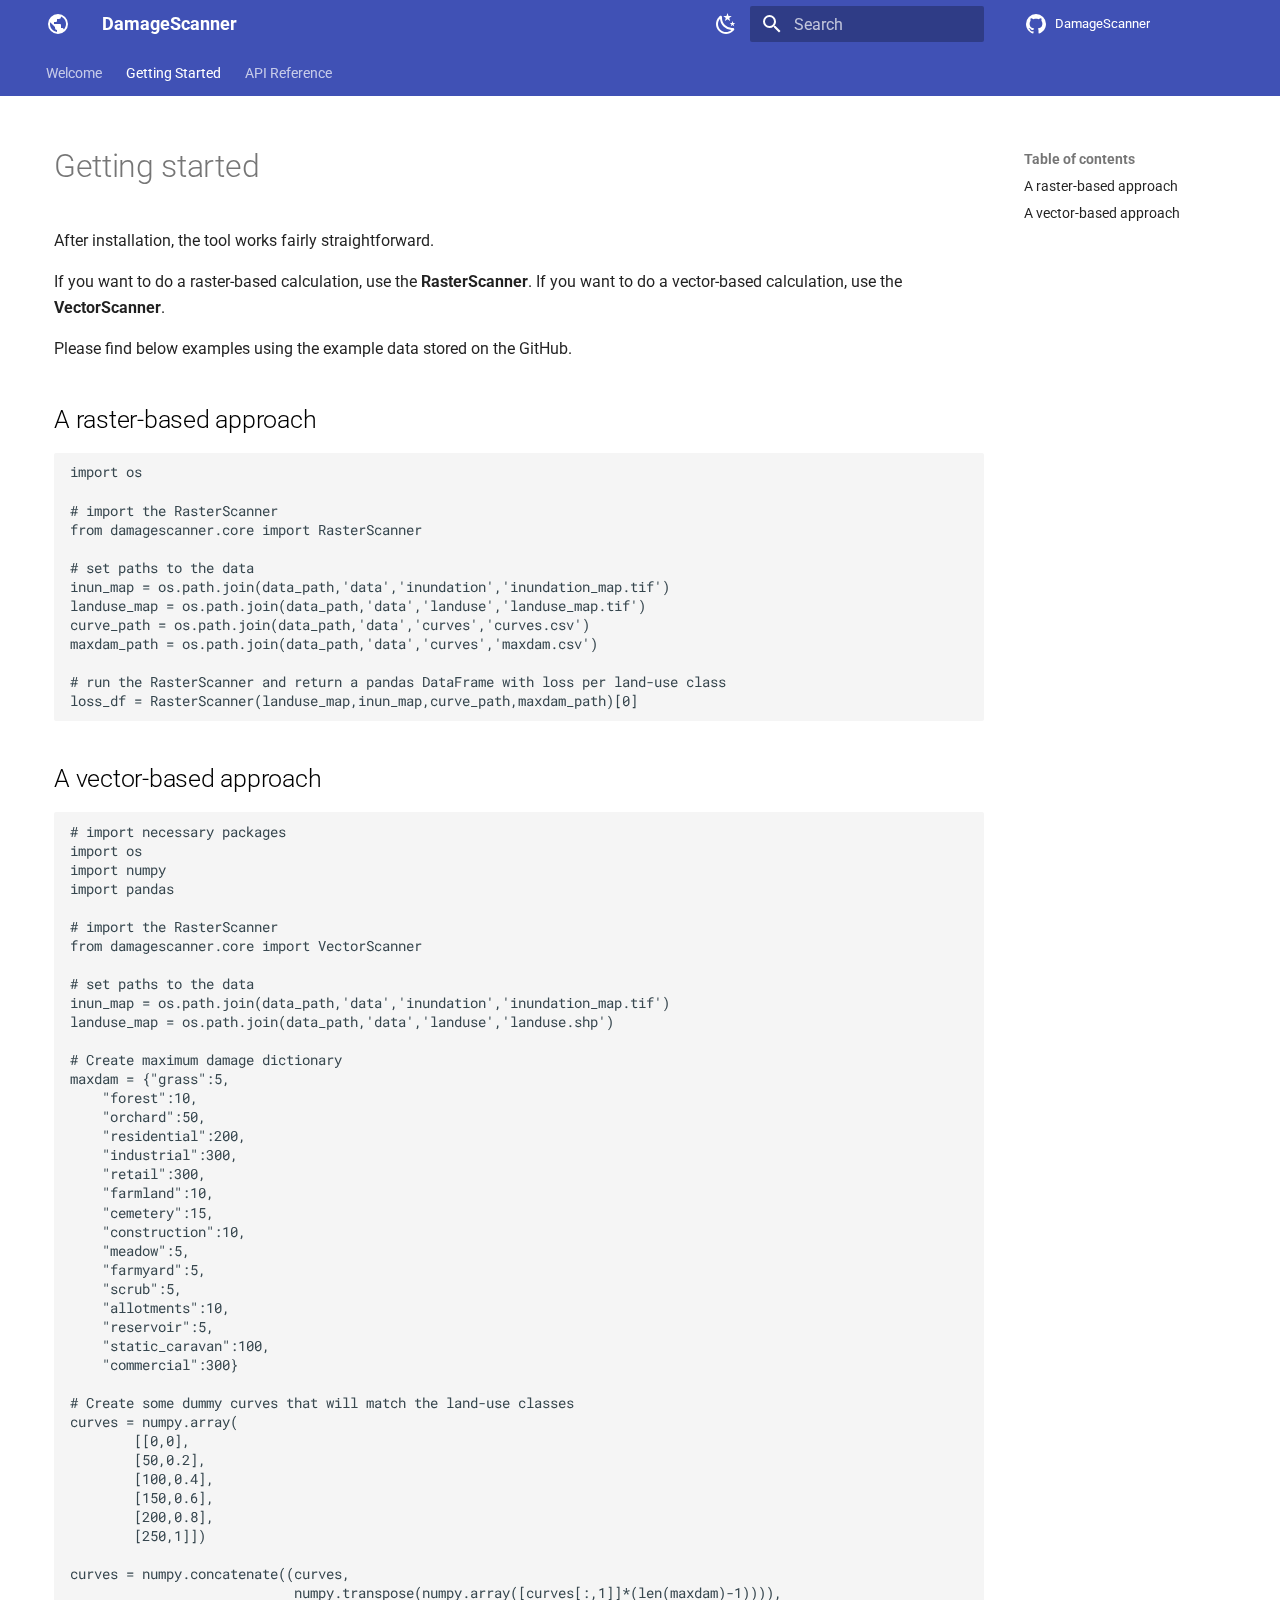
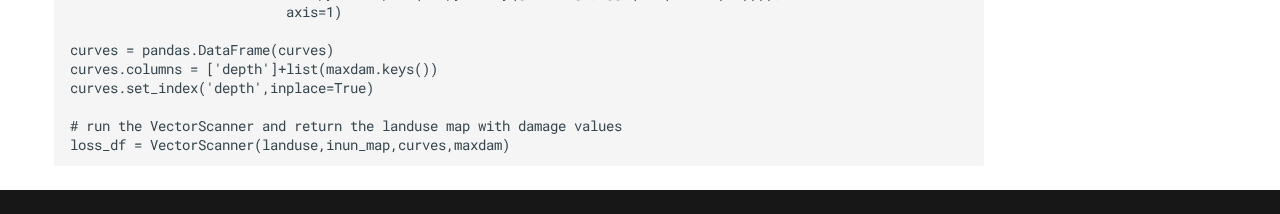
<file: get_started/index.html>
<!doctype html>
<html lang="en" class="no-js">
  <head>
    
      <meta charset="utf-8">
      <meta name="viewport" content="width=device-width,initial-scale=1">
      
        <meta name="description" content="Damage Assessments for Natural Hazards">
      
      
        <meta name="author" content="Elco Koks, Jens de Bruijn">
      
      
      
        <link rel="prev" href="..">
      
      
        <link rel="next" href="../api/">
      
      
      <link rel="icon" href="../material/earth-box-plus">
      <meta name="generator" content="mkdocs-1.6.1, mkdocs-material-9.6.9">
    
    
      
        <title>Getting Started - DamageScanner</title>
      
    
    
      <link rel="stylesheet" href="../assets/stylesheets/main.4af4bdda.min.css">
      
        
        <link rel="stylesheet" href="../assets/stylesheets/palette.06af60db.min.css">
      
      


    
    
      
    
    
      
        
        
        <link rel="preconnect" href="https://fonts.gstatic.com" crossorigin>
        <link rel="stylesheet" href="https://fonts.googleapis.com/css?family=Roboto:300,300i,400,400i,700,700i%7CRoboto+Mono:400,400i,700,700i&display=fallback">
        <style>:root{--md-text-font:"Roboto";--md-code-font:"Roboto Mono"}</style>
      
    
    
      <link rel="stylesheet" href="../assets/_mkdocstrings.css">
    
      <link rel="stylesheet" href="../stylesheets/extra.css">
    
    <script>__md_scope=new URL("..",location),__md_hash=e=>[...e].reduce(((e,_)=>(e<<5)-e+_.charCodeAt(0)),0),__md_get=(e,_=localStorage,t=__md_scope)=>JSON.parse(_.getItem(t.pathname+"."+e)),__md_set=(e,_,t=localStorage,a=__md_scope)=>{try{t.setItem(a.pathname+"."+e,JSON.stringify(_))}catch(e){}}</script>
    
      

    
    
    
  </head>
  
  
    
    
      
    
    
    
    
    <body dir="ltr" data-md-color-scheme="default" data-md-color-primary="indigo" data-md-color-accent="indigo">
  
    
    <input class="md-toggle" data-md-toggle="drawer" type="checkbox" id="__drawer" autocomplete="off">
    <input class="md-toggle" data-md-toggle="search" type="checkbox" id="__search" autocomplete="off">
    <label class="md-overlay" for="__drawer"></label>
    <div data-md-component="skip">
      
        
        <a href="#getting-started" class="md-skip">
          Skip to content
        </a>
      
    </div>
    <div data-md-component="announce">
      
    </div>
    
    
      

<header class="md-header" data-md-component="header">
  <nav class="md-header__inner md-grid" aria-label="Header">
    <a href=".." title="DamageScanner" class="md-header__button md-logo" aria-label="DamageScanner" data-md-component="logo">
      
  
  <svg xmlns="http://www.w3.org/2000/svg" viewBox="0 0 24 24"><path d="M17.9 17.39c-.26-.8-1.01-1.39-1.9-1.39h-1v-3a1 1 0 0 0-1-1H8v-2h2a1 1 0 0 0 1-1V7h2a2 2 0 0 0 2-2v-.41a7.984 7.984 0 0 1 2.9 12.8M11 19.93c-3.95-.49-7-3.85-7-7.93 0-.62.08-1.22.21-1.79L9 15v1a2 2 0 0 0 2 2m1-16A10 10 0 0 0 2 12a10 10 0 0 0 10 10 10 10 0 0 0 10-10A10 10 0 0 0 12 2"/></svg>

    </a>
    <label class="md-header__button md-icon" for="__drawer">
      
      <svg xmlns="http://www.w3.org/2000/svg" viewBox="0 0 24 24"><path d="M3 6h18v2H3zm0 5h18v2H3zm0 5h18v2H3z"/></svg>
    </label>
    <div class="md-header__title" data-md-component="header-title">
      <div class="md-header__ellipsis">
        <div class="md-header__topic">
          <span class="md-ellipsis">
            DamageScanner
          </span>
        </div>
        <div class="md-header__topic" data-md-component="header-topic">
          <span class="md-ellipsis">
            
              Getting Started
            
          </span>
        </div>
      </div>
    </div>
    
      
        <form class="md-header__option" data-md-component="palette">
  
    
    
    
    <input class="md-option" data-md-color-media="" data-md-color-scheme="default" data-md-color-primary="indigo" data-md-color-accent="indigo"  aria-label="Switch to dark mode"  type="radio" name="__palette" id="__palette_0">
    
      <label class="md-header__button md-icon" title="Switch to dark mode" for="__palette_1" hidden>
        <svg xmlns="http://www.w3.org/2000/svg" viewBox="0 0 24 24"><path d="m17.75 4.09-2.53 1.94.91 3.06-2.63-1.81-2.63 1.81.91-3.06-2.53-1.94L12.44 4l1.06-3 1.06 3zm3.5 6.91-1.64 1.25.59 1.98-1.7-1.17-1.7 1.17.59-1.98L15.75 11l2.06-.05L18.5 9l.69 1.95zm-2.28 4.95c.83-.08 1.72 1.1 1.19 1.85-.32.45-.66.87-1.08 1.27C15.17 23 8.84 23 4.94 19.07c-3.91-3.9-3.91-10.24 0-14.14.4-.4.82-.76 1.27-1.08.75-.53 1.93.36 1.85 1.19-.27 2.86.69 5.83 2.89 8.02a9.96 9.96 0 0 0 8.02 2.89m-1.64 2.02a12.08 12.08 0 0 1-7.8-3.47c-2.17-2.19-3.33-5-3.49-7.82-2.81 3.14-2.7 7.96.31 10.98 3.02 3.01 7.84 3.12 10.98.31"/></svg>
      </label>
    
  
    
    
    
    <input class="md-option" data-md-color-media="" data-md-color-scheme="slate" data-md-color-primary="indigo" data-md-color-accent="indigo"  aria-label="Switch to light mode"  type="radio" name="__palette" id="__palette_1">
    
      <label class="md-header__button md-icon" title="Switch to light mode" for="__palette_0" hidden>
        <svg xmlns="http://www.w3.org/2000/svg" viewBox="0 0 24 24"><path d="M12 7a5 5 0 0 1 5 5 5 5 0 0 1-5 5 5 5 0 0 1-5-5 5 5 0 0 1 5-5m0 2a3 3 0 0 0-3 3 3 3 0 0 0 3 3 3 3 0 0 0 3-3 3 3 0 0 0-3-3m0-7 2.39 3.42C13.65 5.15 12.84 5 12 5s-1.65.15-2.39.42zM3.34 7l4.16-.35A7.2 7.2 0 0 0 5.94 8.5c-.44.74-.69 1.5-.83 2.29zm.02 10 1.76-3.77a7.131 7.131 0 0 0 2.38 4.14zM20.65 7l-1.77 3.79a7.02 7.02 0 0 0-2.38-4.15zm-.01 10-4.14.36c.59-.51 1.12-1.14 1.54-1.86.42-.73.69-1.5.83-2.29zM12 22l-2.41-3.44c.74.27 1.55.44 2.41.44.82 0 1.63-.17 2.37-.44z"/></svg>
      </label>
    
  
</form>
      
    
    
      <script>var palette=__md_get("__palette");if(palette&&palette.color){if("(prefers-color-scheme)"===palette.color.media){var media=matchMedia("(prefers-color-scheme: light)"),input=document.querySelector(media.matches?"[data-md-color-media='(prefers-color-scheme: light)']":"[data-md-color-media='(prefers-color-scheme: dark)']");palette.color.media=input.getAttribute("data-md-color-media"),palette.color.scheme=input.getAttribute("data-md-color-scheme"),palette.color.primary=input.getAttribute("data-md-color-primary"),palette.color.accent=input.getAttribute("data-md-color-accent")}for(var[key,value]of Object.entries(palette.color))document.body.setAttribute("data-md-color-"+key,value)}</script>
    
    
    
      <label class="md-header__button md-icon" for="__search">
        
        <svg xmlns="http://www.w3.org/2000/svg" viewBox="0 0 24 24"><path d="M9.5 3A6.5 6.5 0 0 1 16 9.5c0 1.61-.59 3.09-1.56 4.23l.27.27h.79l5 5-1.5 1.5-5-5v-.79l-.27-.27A6.52 6.52 0 0 1 9.5 16 6.5 6.5 0 0 1 3 9.5 6.5 6.5 0 0 1 9.5 3m0 2C7 5 5 7 5 9.5S7 14 9.5 14 14 12 14 9.5 12 5 9.5 5"/></svg>
      </label>
      <div class="md-search" data-md-component="search" role="dialog">
  <label class="md-search__overlay" for="__search"></label>
  <div class="md-search__inner" role="search">
    <form class="md-search__form" name="search">
      <input type="text" class="md-search__input" name="query" aria-label="Search" placeholder="Search" autocapitalize="off" autocorrect="off" autocomplete="off" spellcheck="false" data-md-component="search-query" required>
      <label class="md-search__icon md-icon" for="__search">
        
        <svg xmlns="http://www.w3.org/2000/svg" viewBox="0 0 24 24"><path d="M9.5 3A6.5 6.5 0 0 1 16 9.5c0 1.61-.59 3.09-1.56 4.23l.27.27h.79l5 5-1.5 1.5-5-5v-.79l-.27-.27A6.52 6.52 0 0 1 9.5 16 6.5 6.5 0 0 1 3 9.5 6.5 6.5 0 0 1 9.5 3m0 2C7 5 5 7 5 9.5S7 14 9.5 14 14 12 14 9.5 12 5 9.5 5"/></svg>
        
        <svg xmlns="http://www.w3.org/2000/svg" viewBox="0 0 24 24"><path d="M20 11v2H8l5.5 5.5-1.42 1.42L4.16 12l7.92-7.92L13.5 5.5 8 11z"/></svg>
      </label>
      <nav class="md-search__options" aria-label="Search">
        
        <button type="reset" class="md-search__icon md-icon" title="Clear" aria-label="Clear" tabindex="-1">
          
          <svg xmlns="http://www.w3.org/2000/svg" viewBox="0 0 24 24"><path d="M19 6.41 17.59 5 12 10.59 6.41 5 5 6.41 10.59 12 5 17.59 6.41 19 12 13.41 17.59 19 19 17.59 13.41 12z"/></svg>
        </button>
      </nav>
      
        <div class="md-search__suggest" data-md-component="search-suggest"></div>
      
    </form>
    <div class="md-search__output">
      <div class="md-search__scrollwrap" tabindex="0" data-md-scrollfix>
        <div class="md-search-result" data-md-component="search-result">
          <div class="md-search-result__meta">
            Initializing search
          </div>
          <ol class="md-search-result__list" role="presentation"></ol>
        </div>
      </div>
    </div>
  </div>
</div>
    
    
      <div class="md-header__source">
        <a href="https://github.com/VU-IVM/DamageScanner" title="Go to repository" class="md-source" data-md-component="source">
  <div class="md-source__icon md-icon">
    
    <svg xmlns="http://www.w3.org/2000/svg" viewBox="0 0 24 24"><path d="M12 2A10 10 0 0 0 2 12c0 4.42 2.87 8.17 6.84 9.5.5.08.66-.23.66-.5v-1.69c-2.77.6-3.36-1.34-3.36-1.34-.46-1.16-1.11-1.47-1.11-1.47-.91-.62.07-.6.07-.6 1 .07 1.53 1.03 1.53 1.03.87 1.52 2.34 1.07 2.91.83.09-.65.35-1.09.63-1.34-2.22-.25-4.55-1.11-4.55-4.92 0-1.11.38-2 1.03-2.71-.1-.25-.45-1.29.1-2.64 0 0 .84-.27 2.75 1.02.79-.22 1.65-.33 2.5-.33s1.71.11 2.5.33c1.91-1.29 2.75-1.02 2.75-1.02.55 1.35.2 2.39.1 2.64.65.71 1.03 1.6 1.03 2.71 0 3.82-2.34 4.66-4.57 4.91.36.31.69.92.69 1.85V21c0 .27.16.59.67.5C19.14 20.16 22 16.42 22 12A10 10 0 0 0 12 2"/></svg>
  </div>
  <div class="md-source__repository">
    DamageScanner
  </div>
</a>
      </div>
    
  </nav>
  
</header>
    
    <div class="md-container" data-md-component="container">
      
      
        
          
            
<nav class="md-tabs" aria-label="Tabs" data-md-component="tabs">
  <div class="md-grid">
    <ul class="md-tabs__list">
      
        
  
  
  
    <li class="md-tabs__item">
      <a href=".." class="md-tabs__link">
        
  
    
  
  Welcome

      </a>
    </li>
  

      
        
  
  
    
  
  
    <li class="md-tabs__item md-tabs__item--active">
      <a href="./" class="md-tabs__link">
        
  
    
  
  Getting Started

      </a>
    </li>
  

      
        
  
  
  
    <li class="md-tabs__item">
      <a href="../api/" class="md-tabs__link">
        
  
    
  
  API Reference

      </a>
    </li>
  

      
    </ul>
  </div>
</nav>
          
        
      
      <main class="md-main" data-md-component="main">
        <div class="md-main__inner md-grid">
          
            
              
              <div class="md-sidebar md-sidebar--primary" data-md-component="sidebar" data-md-type="navigation" >
                <div class="md-sidebar__scrollwrap">
                  <div class="md-sidebar__inner">
                    


  


<nav class="md-nav md-nav--primary md-nav--lifted" aria-label="Navigation" data-md-level="0">
  <label class="md-nav__title" for="__drawer">
    <a href=".." title="DamageScanner" class="md-nav__button md-logo" aria-label="DamageScanner" data-md-component="logo">
      
  
  <svg xmlns="http://www.w3.org/2000/svg" viewBox="0 0 24 24"><path d="M17.9 17.39c-.26-.8-1.01-1.39-1.9-1.39h-1v-3a1 1 0 0 0-1-1H8v-2h2a1 1 0 0 0 1-1V7h2a2 2 0 0 0 2-2v-.41a7.984 7.984 0 0 1 2.9 12.8M11 19.93c-3.95-.49-7-3.85-7-7.93 0-.62.08-1.22.21-1.79L9 15v1a2 2 0 0 0 2 2m1-16A10 10 0 0 0 2 12a10 10 0 0 0 10 10 10 10 0 0 0 10-10A10 10 0 0 0 12 2"/></svg>

    </a>
    DamageScanner
  </label>
  
    <div class="md-nav__source">
      <a href="https://github.com/VU-IVM/DamageScanner" title="Go to repository" class="md-source" data-md-component="source">
  <div class="md-source__icon md-icon">
    
    <svg xmlns="http://www.w3.org/2000/svg" viewBox="0 0 24 24"><path d="M12 2A10 10 0 0 0 2 12c0 4.42 2.87 8.17 6.84 9.5.5.08.66-.23.66-.5v-1.69c-2.77.6-3.36-1.34-3.36-1.34-.46-1.16-1.11-1.47-1.11-1.47-.91-.62.07-.6.07-.6 1 .07 1.53 1.03 1.53 1.03.87 1.52 2.34 1.07 2.91.83.09-.65.35-1.09.63-1.34-2.22-.25-4.55-1.11-4.55-4.92 0-1.11.38-2 1.03-2.71-.1-.25-.45-1.29.1-2.64 0 0 .84-.27 2.75 1.02.79-.22 1.65-.33 2.5-.33s1.71.11 2.5.33c1.91-1.29 2.75-1.02 2.75-1.02.55 1.35.2 2.39.1 2.64.65.71 1.03 1.6 1.03 2.71 0 3.82-2.34 4.66-4.57 4.91.36.31.69.92.69 1.85V21c0 .27.16.59.67.5C19.14 20.16 22 16.42 22 12A10 10 0 0 0 12 2"/></svg>
  </div>
  <div class="md-source__repository">
    DamageScanner
  </div>
</a>
    </div>
  
  <ul class="md-nav__list" data-md-scrollfix>
    
      
      
  
  
  
  
    <li class="md-nav__item">
      <a href=".." class="md-nav__link">
        
  
  <span class="md-ellipsis">
    Welcome
    
  </span>
  

      </a>
    </li>
  

    
      
      
  
  
    
  
  
  
    <li class="md-nav__item md-nav__item--active">
      
      <input class="md-nav__toggle md-toggle" type="checkbox" id="__toc">
      
      
        
      
      
        <label class="md-nav__link md-nav__link--active" for="__toc">
          
  
  <span class="md-ellipsis">
    Getting Started
    
  </span>
  

          <span class="md-nav__icon md-icon"></span>
        </label>
      
      <a href="./" class="md-nav__link md-nav__link--active">
        
  
  <span class="md-ellipsis">
    Getting Started
    
  </span>
  

      </a>
      
        

<nav class="md-nav md-nav--secondary" aria-label="Table of contents">
  
  
  
    
  
  
    <label class="md-nav__title" for="__toc">
      <span class="md-nav__icon md-icon"></span>
      Table of contents
    </label>
    <ul class="md-nav__list" data-md-component="toc" data-md-scrollfix>
      
        <li class="md-nav__item">
  <a href="#a-raster-based-approach" class="md-nav__link">
    <span class="md-ellipsis">
      A raster-based approach
    </span>
  </a>
  
</li>
      
        <li class="md-nav__item">
  <a href="#a-vector-based-approach" class="md-nav__link">
    <span class="md-ellipsis">
      A vector-based approach
    </span>
  </a>
  
</li>
      
    </ul>
  
</nav>
      
    </li>
  

    
      
      
  
  
  
  
    <li class="md-nav__item">
      <a href="../api/" class="md-nav__link">
        
  
  <span class="md-ellipsis">
    API Reference
    
  </span>
  

      </a>
    </li>
  

    
  </ul>
</nav>
                  </div>
                </div>
              </div>
            
            
              
              <div class="md-sidebar md-sidebar--secondary" data-md-component="sidebar" data-md-type="toc" >
                <div class="md-sidebar__scrollwrap">
                  <div class="md-sidebar__inner">
                    

<nav class="md-nav md-nav--secondary" aria-label="Table of contents">
  
  
  
    
  
  
    <label class="md-nav__title" for="__toc">
      <span class="md-nav__icon md-icon"></span>
      Table of contents
    </label>
    <ul class="md-nav__list" data-md-component="toc" data-md-scrollfix>
      
        <li class="md-nav__item">
  <a href="#a-raster-based-approach" class="md-nav__link">
    <span class="md-ellipsis">
      A raster-based approach
    </span>
  </a>
  
</li>
      
        <li class="md-nav__item">
  <a href="#a-vector-based-approach" class="md-nav__link">
    <span class="md-ellipsis">
      A vector-based approach
    </span>
  </a>
  
</li>
      
    </ul>
  
</nav>
                  </div>
                </div>
              </div>
            
          
          
            <div class="md-content" data-md-component="content">
              <article class="md-content__inner md-typeset">
                
                  


  
  


<h1 id="getting-started">Getting started</h1>
<p>After installation, the tool works fairly straightforward. </p>
<p>If you want to do a raster-based calculation, use the <strong>RasterScanner</strong>. If you want 
to do a vector-based calculation, use the <strong>VectorScanner</strong>.</p>
<p>Please find below examples using the example data stored on the GitHub.</p>
<h2 id="a-raster-based-approach">A raster-based approach</h2>
<div class="language-text highlight"><pre><span></span><code>import os

# import the RasterScanner
from damagescanner.core import RasterScanner

# set paths to the data
inun_map = os.path.join(data_path,&#39;data&#39;,&#39;inundation&#39;,&#39;inundation_map.tif&#39;)
landuse_map = os.path.join(data_path,&#39;data&#39;,&#39;landuse&#39;,&#39;landuse_map.tif&#39;)
curve_path = os.path.join(data_path,&#39;data&#39;,&#39;curves&#39;,&#39;curves.csv&#39;)
maxdam_path = os.path.join(data_path,&#39;data&#39;,&#39;curves&#39;,&#39;maxdam.csv&#39;)

# run the RasterScanner and return a pandas DataFrame with loss per land-use class
loss_df = RasterScanner(landuse_map,inun_map,curve_path,maxdam_path)[0]
</code></pre></div>
<h2 id="a-vector-based-approach">A vector-based approach</h2>
<div class="language-text highlight"><pre><span></span><code># import necessary packages
import os
import numpy
import pandas

# import the RasterScanner
from damagescanner.core import VectorScanner

# set paths to the data
inun_map = os.path.join(data_path,&#39;data&#39;,&#39;inundation&#39;,&#39;inundation_map.tif&#39;)
landuse_map = os.path.join(data_path,&#39;data&#39;,&#39;landuse&#39;,&#39;landuse.shp&#39;)

# Create maximum damage dictionary
maxdam = {&quot;grass&quot;:5,
    &quot;forest&quot;:10,
    &quot;orchard&quot;:50,
    &quot;residential&quot;:200,
    &quot;industrial&quot;:300,
    &quot;retail&quot;:300,
    &quot;farmland&quot;:10,
    &quot;cemetery&quot;:15,
    &quot;construction&quot;:10,
    &quot;meadow&quot;:5,
    &quot;farmyard&quot;:5,
    &quot;scrub&quot;:5,
    &quot;allotments&quot;:10,
    &quot;reservoir&quot;:5,
    &quot;static_caravan&quot;:100,
    &quot;commercial&quot;:300}

# Create some dummy curves that will match the land-use classes
curves = numpy.array(
        [[0,0],
        [50,0.2],
        [100,0.4],
        [150,0.6],
        [200,0.8],
        [250,1]])

curves = numpy.concatenate((curves,
                            numpy.transpose(numpy.array([curves[:,1]]*(len(maxdam)-1)))),
                           axis=1)

curves = pandas.DataFrame(curves)
curves.columns = [&#39;depth&#39;]+list(maxdam.keys())
curves.set_index(&#39;depth&#39;,inplace=True)

# run the VectorScanner and return the landuse map with damage values
loss_df = VectorScanner(landuse,inun_map,curves,maxdam)
</code></pre></div>







  
  






                
              </article>
            </div>
          
          
<script>var target=document.getElementById(location.hash.slice(1));target&&target.name&&(target.checked=target.name.startsWith("__tabbed_"))</script>
        </div>
        
          <button type="button" class="md-top md-icon" data-md-component="top" hidden>
  
  <svg xmlns="http://www.w3.org/2000/svg" viewBox="0 0 24 24"><path d="M13 20h-2V8l-5.5 5.5-1.42-1.42L12 4.16l7.92 7.92-1.42 1.42L13 8z"/></svg>
  Back to top
</button>
        
      </main>
      
        <footer class="md-footer">
  
  <div class="md-footer-meta md-typeset">
    <div class="md-footer-meta__inner md-grid">
      <div class="md-copyright">
  
  
</div>
      
    </div>
  </div>
</footer>
      
    </div>
    <div class="md-dialog" data-md-component="dialog">
      <div class="md-dialog__inner md-typeset"></div>
    </div>
    
    
    <script id="__config" type="application/json">{"base": "..", "features": ["navigation.sections", "navigation.tabs", "navigation.expand", "navigation.top", "search.suggest", "search.highlight"], "search": "../assets/javascripts/workers/search.f8cc74c7.min.js", "translations": {"clipboard.copied": "Copied to clipboard", "clipboard.copy": "Copy to clipboard", "search.result.more.one": "1 more on this page", "search.result.more.other": "# more on this page", "search.result.none": "No matching documents", "search.result.one": "1 matching document", "search.result.other": "# matching documents", "search.result.placeholder": "Type to start searching", "search.result.term.missing": "Missing", "select.version": "Select version"}}</script>
    
    
      <script src="../assets/javascripts/bundle.c8b220af.min.js"></script>
      
    
  </body>
</html>
</file>
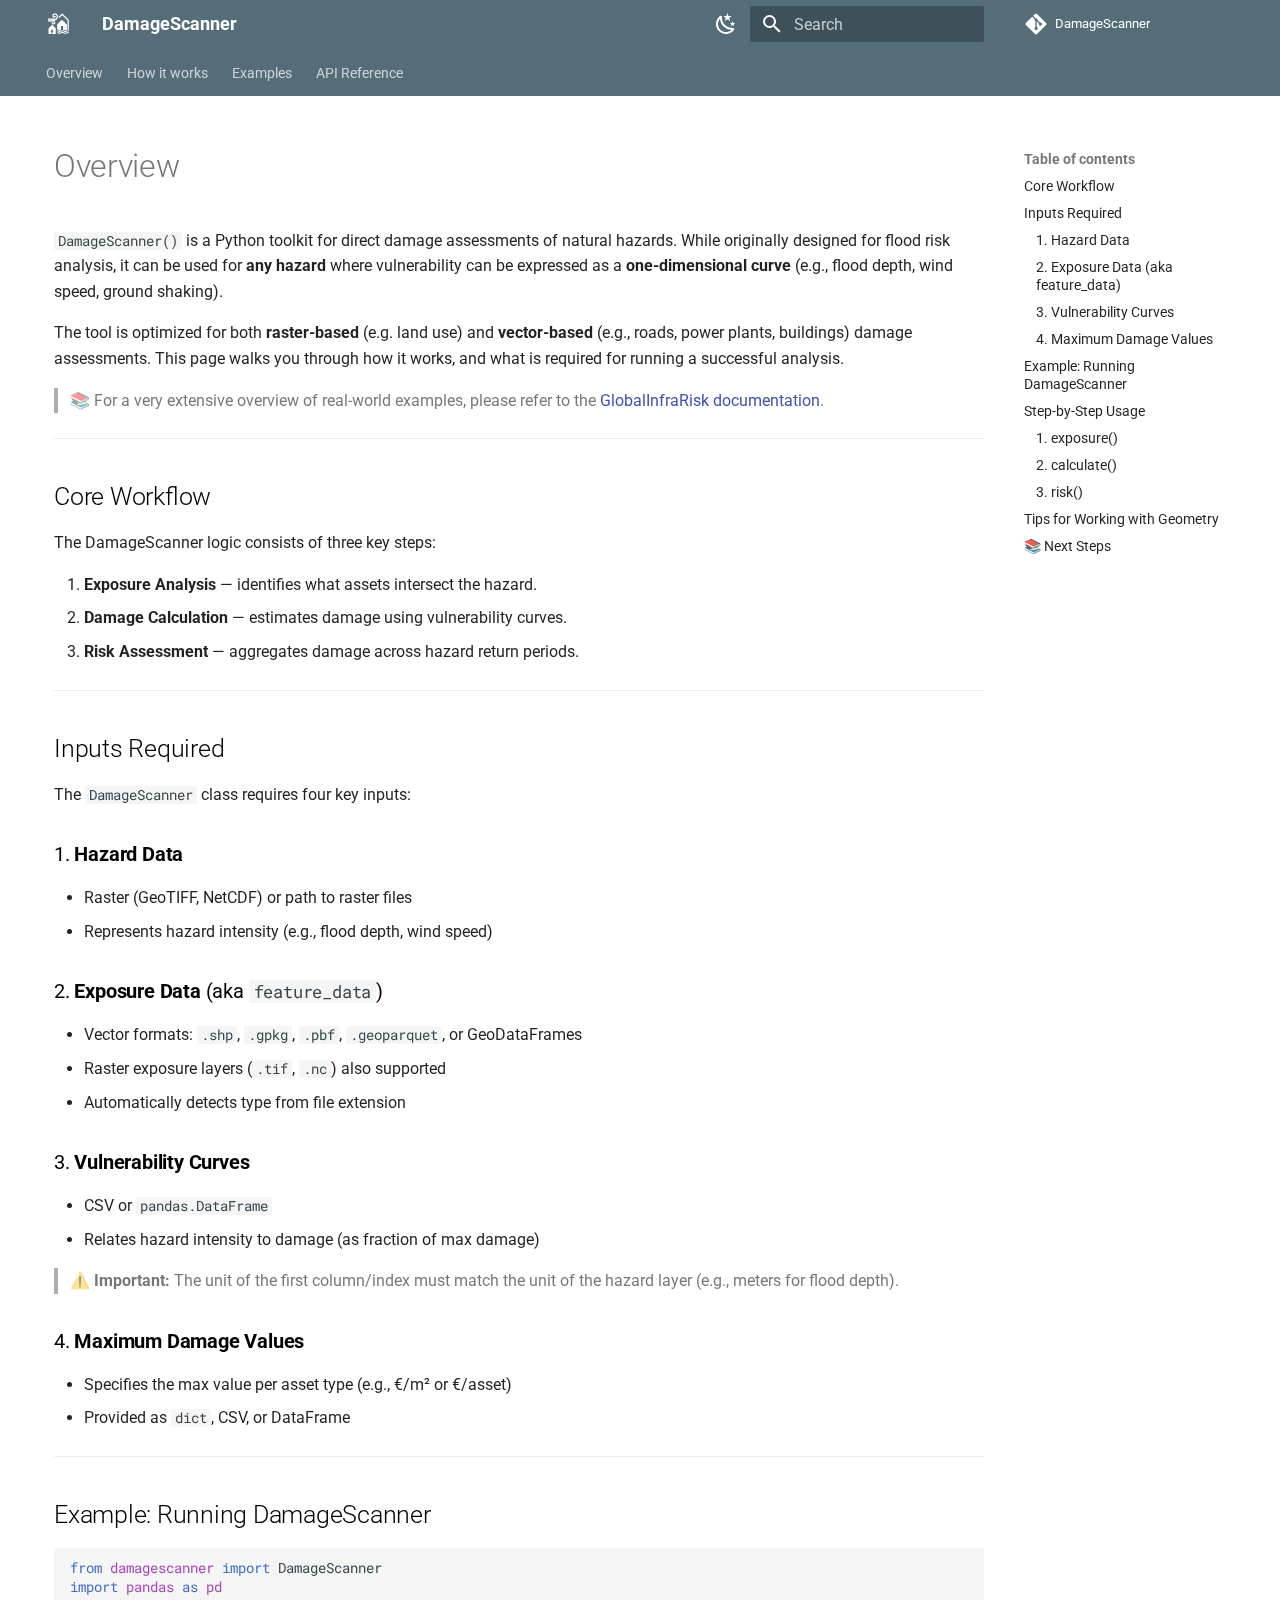
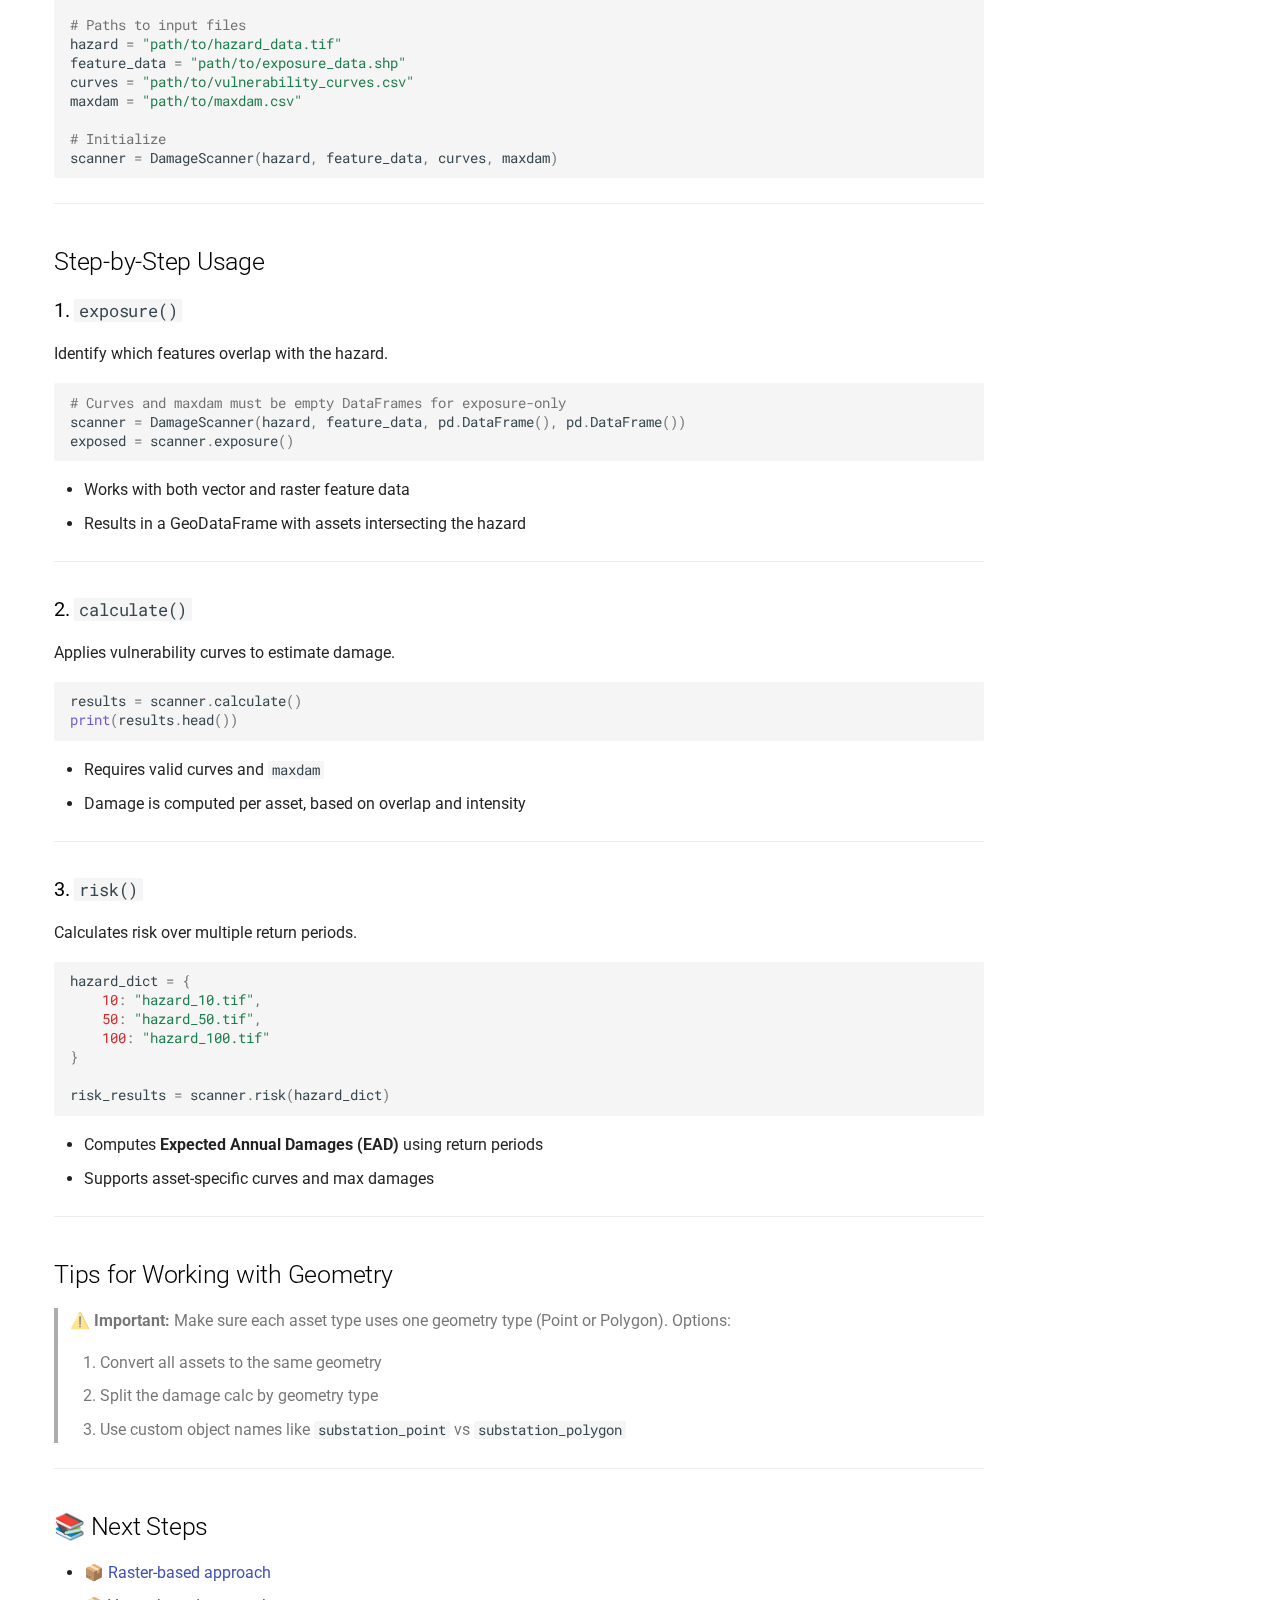
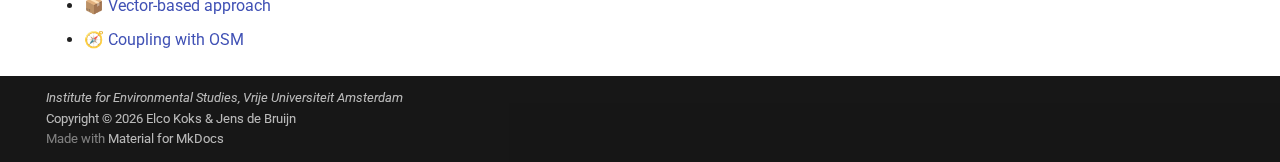
<file: examples/overview/index.html>
<!doctype html>
<html lang="en" class="no-js">
  <head>
    
      <meta charset="utf-8">
      <meta name="viewport" content="width=device-width,initial-scale=1">
      
        <meta name="description" content="Damage Assessments for Natural Hazards">
      
      
        <meta name="author" content="Elco Koks, Jens de Bruijn">
      
      
      
      
      
      <link rel="icon" href="../../assets/images/favicon.png">
      <meta name="generator" content="mkdocs-1.6.1, mkdocs-material-9.6.9">
    
    
      
        <title>Overview - DamageScanner</title>
      
    
    
      <link rel="stylesheet" href="../../assets/stylesheets/main.4af4bdda.min.css">
      
        
        <link rel="stylesheet" href="../../assets/stylesheets/palette.06af60db.min.css">
      
      


    
    
      
    
    
      
        
        
        <link rel="preconnect" href="https://fonts.gstatic.com" crossorigin>
        <link rel="stylesheet" href="https://fonts.googleapis.com/css?family=Roboto:300,300i,400,400i,700,700i%7CRoboto+Mono:400,400i,700,700i&display=fallback">
        <style>:root{--md-text-font:"Roboto";--md-code-font:"Roboto Mono"}</style>
      
    
    
      <link rel="stylesheet" href="../../assets/_mkdocstrings.css">
    
      <link rel="stylesheet" href="../../stylesheets/extra.css">
    
    <script>__md_scope=new URL("../..",location),__md_hash=e=>[...e].reduce(((e,_)=>(e<<5)-e+_.charCodeAt(0)),0),__md_get=(e,_=localStorage,t=__md_scope)=>JSON.parse(_.getItem(t.pathname+"."+e)),__md_set=(e,_,t=localStorage,a=__md_scope)=>{try{t.setItem(a.pathname+"."+e,JSON.stringify(_))}catch(e){}}</script>
    
      

    
    
    
  </head>
  
  
    
    
      
    
    
    
    
    <body dir="ltr" data-md-color-scheme="default" data-md-color-primary="blue-grey" data-md-color-accent="blue-grey">
  
    
    <input class="md-toggle" data-md-toggle="drawer" type="checkbox" id="__drawer" autocomplete="off">
    <input class="md-toggle" data-md-toggle="search" type="checkbox" id="__search" autocomplete="off">
    <label class="md-overlay" for="__drawer"></label>
    <div data-md-component="skip">
      
        
        <a href="#overview" class="md-skip">
          Skip to content
        </a>
      
    </div>
    <div data-md-component="announce">
      
    </div>
    
    
      

<header class="md-header" data-md-component="header">
  <nav class="md-header__inner md-grid" aria-label="Header">
    <a href="../.." title="DamageScanner" class="md-header__button md-logo" aria-label="DamageScanner" data-md-component="logo">
      
  <img src="../../images/logo-icon.svg" alt="logo">

    </a>
    <label class="md-header__button md-icon" for="__drawer">
      
      <svg xmlns="http://www.w3.org/2000/svg" viewBox="0 0 24 24"><path d="M3 6h18v2H3zm0 5h18v2H3zm0 5h18v2H3z"/></svg>
    </label>
    <div class="md-header__title" data-md-component="header-title">
      <div class="md-header__ellipsis">
        <div class="md-header__topic">
          <span class="md-ellipsis">
            DamageScanner
          </span>
        </div>
        <div class="md-header__topic" data-md-component="header-topic">
          <span class="md-ellipsis">
            
              Overview
            
          </span>
        </div>
      </div>
    </div>
    
      
        <form class="md-header__option" data-md-component="palette">
  
    
    
    
    <input class="md-option" data-md-color-media="" data-md-color-scheme="default" data-md-color-primary="blue-grey" data-md-color-accent="blue-grey"  aria-label="Switch to dark mode"  type="radio" name="__palette" id="__palette_0">
    
      <label class="md-header__button md-icon" title="Switch to dark mode" for="__palette_1" hidden>
        <svg xmlns="http://www.w3.org/2000/svg" viewBox="0 0 24 24"><path d="m17.75 4.09-2.53 1.94.91 3.06-2.63-1.81-2.63 1.81.91-3.06-2.53-1.94L12.44 4l1.06-3 1.06 3zm3.5 6.91-1.64 1.25.59 1.98-1.7-1.17-1.7 1.17.59-1.98L15.75 11l2.06-.05L18.5 9l.69 1.95zm-2.28 4.95c.83-.08 1.72 1.1 1.19 1.85-.32.45-.66.87-1.08 1.27C15.17 23 8.84 23 4.94 19.07c-3.91-3.9-3.91-10.24 0-14.14.4-.4.82-.76 1.27-1.08.75-.53 1.93.36 1.85 1.19-.27 2.86.69 5.83 2.89 8.02a9.96 9.96 0 0 0 8.02 2.89m-1.64 2.02a12.08 12.08 0 0 1-7.8-3.47c-2.17-2.19-3.33-5-3.49-7.82-2.81 3.14-2.7 7.96.31 10.98 3.02 3.01 7.84 3.12 10.98.31"/></svg>
      </label>
    
  
    
    
    
    <input class="md-option" data-md-color-media="" data-md-color-scheme="slate" data-md-color-primary="blue-grey" data-md-color-accent="blue-grey"  aria-label="Switch to light mode"  type="radio" name="__palette" id="__palette_1">
    
      <label class="md-header__button md-icon" title="Switch to light mode" for="__palette_0" hidden>
        <svg xmlns="http://www.w3.org/2000/svg" viewBox="0 0 24 24"><path d="M12 7a5 5 0 0 1 5 5 5 5 0 0 1-5 5 5 5 0 0 1-5-5 5 5 0 0 1 5-5m0 2a3 3 0 0 0-3 3 3 3 0 0 0 3 3 3 3 0 0 0 3-3 3 3 0 0 0-3-3m0-7 2.39 3.42C13.65 5.15 12.84 5 12 5s-1.65.15-2.39.42zM3.34 7l4.16-.35A7.2 7.2 0 0 0 5.94 8.5c-.44.74-.69 1.5-.83 2.29zm.02 10 1.76-3.77a7.131 7.131 0 0 0 2.38 4.14zM20.65 7l-1.77 3.79a7.02 7.02 0 0 0-2.38-4.15zm-.01 10-4.14.36c.59-.51 1.12-1.14 1.54-1.86.42-.73.69-1.5.83-2.29zM12 22l-2.41-3.44c.74.27 1.55.44 2.41.44.82 0 1.63-.17 2.37-.44z"/></svg>
      </label>
    
  
</form>
      
    
    
      <script>var palette=__md_get("__palette");if(palette&&palette.color){if("(prefers-color-scheme)"===palette.color.media){var media=matchMedia("(prefers-color-scheme: light)"),input=document.querySelector(media.matches?"[data-md-color-media='(prefers-color-scheme: light)']":"[data-md-color-media='(prefers-color-scheme: dark)']");palette.color.media=input.getAttribute("data-md-color-media"),palette.color.scheme=input.getAttribute("data-md-color-scheme"),palette.color.primary=input.getAttribute("data-md-color-primary"),palette.color.accent=input.getAttribute("data-md-color-accent")}for(var[key,value]of Object.entries(palette.color))document.body.setAttribute("data-md-color-"+key,value)}</script>
    
    
    
      <label class="md-header__button md-icon" for="__search">
        
        <svg xmlns="http://www.w3.org/2000/svg" viewBox="0 0 24 24"><path d="M9.5 3A6.5 6.5 0 0 1 16 9.5c0 1.61-.59 3.09-1.56 4.23l.27.27h.79l5 5-1.5 1.5-5-5v-.79l-.27-.27A6.52 6.52 0 0 1 9.5 16 6.5 6.5 0 0 1 3 9.5 6.5 6.5 0 0 1 9.5 3m0 2C7 5 5 7 5 9.5S7 14 9.5 14 14 12 14 9.5 12 5 9.5 5"/></svg>
      </label>
      <div class="md-search" data-md-component="search" role="dialog">
  <label class="md-search__overlay" for="__search"></label>
  <div class="md-search__inner" role="search">
    <form class="md-search__form" name="search">
      <input type="text" class="md-search__input" name="query" aria-label="Search" placeholder="Search" autocapitalize="off" autocorrect="off" autocomplete="off" spellcheck="false" data-md-component="search-query" required>
      <label class="md-search__icon md-icon" for="__search">
        
        <svg xmlns="http://www.w3.org/2000/svg" viewBox="0 0 24 24"><path d="M9.5 3A6.5 6.5 0 0 1 16 9.5c0 1.61-.59 3.09-1.56 4.23l.27.27h.79l5 5-1.5 1.5-5-5v-.79l-.27-.27A6.52 6.52 0 0 1 9.5 16 6.5 6.5 0 0 1 3 9.5 6.5 6.5 0 0 1 9.5 3m0 2C7 5 5 7 5 9.5S7 14 9.5 14 14 12 14 9.5 12 5 9.5 5"/></svg>
        
        <svg xmlns="http://www.w3.org/2000/svg" viewBox="0 0 24 24"><path d="M20 11v2H8l5.5 5.5-1.42 1.42L4.16 12l7.92-7.92L13.5 5.5 8 11z"/></svg>
      </label>
      <nav class="md-search__options" aria-label="Search">
        
        <button type="reset" class="md-search__icon md-icon" title="Clear" aria-label="Clear" tabindex="-1">
          
          <svg xmlns="http://www.w3.org/2000/svg" viewBox="0 0 24 24"><path d="M19 6.41 17.59 5 12 10.59 6.41 5 5 6.41 10.59 12 5 17.59 6.41 19 12 13.41 17.59 19 19 17.59 13.41 12z"/></svg>
        </button>
      </nav>
      
        <div class="md-search__suggest" data-md-component="search-suggest"></div>
      
    </form>
    <div class="md-search__output">
      <div class="md-search__scrollwrap" tabindex="0" data-md-scrollfix>
        <div class="md-search-result" data-md-component="search-result">
          <div class="md-search-result__meta">
            Initializing search
          </div>
          <ol class="md-search-result__list" role="presentation"></ol>
        </div>
      </div>
    </div>
  </div>
</div>
    
    
      <div class="md-header__source">
        <a href="https://github.com/VU-IVM/DamageScanner" title="Go to repository" class="md-source" data-md-component="source">
  <div class="md-source__icon md-icon">
    
    <svg xmlns="http://www.w3.org/2000/svg" viewBox="0 0 448 512"><!--! Font Awesome Free 6.7.2 by @fontawesome - https://fontawesome.com License - https://fontawesome.com/license/free (Icons: CC BY 4.0, Fonts: SIL OFL 1.1, Code: MIT License) Copyright 2024 Fonticons, Inc.--><path d="M439.55 236.05 244 40.45a28.87 28.87 0 0 0-40.81 0l-40.66 40.63 51.52 51.52c27.06-9.14 52.68 16.77 43.39 43.68l49.66 49.66c34.23-11.8 61.18 31 35.47 56.69-26.49 26.49-70.21-2.87-56-37.34L240.22 199v121.85c25.3 12.54 22.26 41.85 9.08 55a34.34 34.34 0 0 1-48.55 0c-17.57-17.6-11.07-46.91 11.25-56v-123c-20.8-8.51-24.6-30.74-18.64-45L142.57 101 8.45 235.14a28.86 28.86 0 0 0 0 40.81l195.61 195.6a28.86 28.86 0 0 0 40.8 0l194.69-194.69a28.86 28.86 0 0 0 0-40.81"/></svg>
  </div>
  <div class="md-source__repository">
    DamageScanner
  </div>
</a>
      </div>
    
  </nav>
  
</header>
    
    <div class="md-container" data-md-component="container">
      
      
        
          
            
<nav class="md-tabs" aria-label="Tabs" data-md-component="tabs">
  <div class="md-grid">
    <ul class="md-tabs__list">
      
        
  
  
  
    <li class="md-tabs__item">
      <a href="../.." class="md-tabs__link">
        
  
    
  
  Overview

      </a>
    </li>
  

      
        
  
  
  
    
    
      <li class="md-tabs__item">
        <a href="../../how-to/overview/" class="md-tabs__link">
          
  
  How it works

        </a>
      </li>
    
  

      
        
  
  
  
    
    
      <li class="md-tabs__item">
        <a href="../vector-based/" class="md-tabs__link">
          
  
  Examples

        </a>
      </li>
    
  

      
        
  
  
  
    <li class="md-tabs__item">
      <a href="../../api/" class="md-tabs__link">
        
  
    
  
  API Reference

      </a>
    </li>
  

      
    </ul>
  </div>
</nav>
          
        
      
      <main class="md-main" data-md-component="main">
        <div class="md-main__inner md-grid">
          
            
              
              <div class="md-sidebar md-sidebar--primary" data-md-component="sidebar" data-md-type="navigation" >
                <div class="md-sidebar__scrollwrap">
                  <div class="md-sidebar__inner">
                    


  


<nav class="md-nav md-nav--primary md-nav--lifted" aria-label="Navigation" data-md-level="0">
  <label class="md-nav__title" for="__drawer">
    <a href="../.." title="DamageScanner" class="md-nav__button md-logo" aria-label="DamageScanner" data-md-component="logo">
      
  <img src="../../images/logo-icon.svg" alt="logo">

    </a>
    DamageScanner
  </label>
  
    <div class="md-nav__source">
      <a href="https://github.com/VU-IVM/DamageScanner" title="Go to repository" class="md-source" data-md-component="source">
  <div class="md-source__icon md-icon">
    
    <svg xmlns="http://www.w3.org/2000/svg" viewBox="0 0 448 512"><!--! Font Awesome Free 6.7.2 by @fontawesome - https://fontawesome.com License - https://fontawesome.com/license/free (Icons: CC BY 4.0, Fonts: SIL OFL 1.1, Code: MIT License) Copyright 2024 Fonticons, Inc.--><path d="M439.55 236.05 244 40.45a28.87 28.87 0 0 0-40.81 0l-40.66 40.63 51.52 51.52c27.06-9.14 52.68 16.77 43.39 43.68l49.66 49.66c34.23-11.8 61.18 31 35.47 56.69-26.49 26.49-70.21-2.87-56-37.34L240.22 199v121.85c25.3 12.54 22.26 41.85 9.08 55a34.34 34.34 0 0 1-48.55 0c-17.57-17.6-11.07-46.91 11.25-56v-123c-20.8-8.51-24.6-30.74-18.64-45L142.57 101 8.45 235.14a28.86 28.86 0 0 0 0 40.81l195.61 195.6a28.86 28.86 0 0 0 40.8 0l194.69-194.69a28.86 28.86 0 0 0 0-40.81"/></svg>
  </div>
  <div class="md-source__repository">
    DamageScanner
  </div>
</a>
    </div>
  
  <ul class="md-nav__list" data-md-scrollfix>
    
      
      
  
  
  
  
    <li class="md-nav__item">
      <a href="../.." class="md-nav__link">
        
  
  <span class="md-ellipsis">
    Overview
    
  </span>
  

      </a>
    </li>
  

    
      
      
  
  
  
  
    
    
    
      
      
        
      
    
    
    <li class="md-nav__item md-nav__item--nested">
      
        
        
          
        
        <input class="md-nav__toggle md-toggle md-toggle--indeterminate" type="checkbox" id="__nav_2" >
        
          
          <label class="md-nav__link" for="__nav_2" id="__nav_2_label" tabindex="0">
            
  
  <span class="md-ellipsis">
    How it works
    
  </span>
  

            <span class="md-nav__icon md-icon"></span>
          </label>
        
        <nav class="md-nav" data-md-level="1" aria-labelledby="__nav_2_label" aria-expanded="false">
          <label class="md-nav__title" for="__nav_2">
            <span class="md-nav__icon md-icon"></span>
            How it works
          </label>
          <ul class="md-nav__list" data-md-scrollfix>
            
              
                
  
  
  
  
    <li class="md-nav__item">
      <a href="../../how-to/overview/" class="md-nav__link">
        
  
  <span class="md-ellipsis">
    Introduction
    
  </span>
  

      </a>
    </li>
  

              
            
              
                
  
  
  
  
    <li class="md-nav__item">
      <a href="../../how-to/raster/" class="md-nav__link">
        
  
  <span class="md-ellipsis">
    Raster-based approach
    
  </span>
  

      </a>
    </li>
  

              
            
              
                
  
  
  
  
    <li class="md-nav__item">
      <a href="../../how-to/vector/" class="md-nav__link">
        
  
  <span class="md-ellipsis">
    Vector-based approach
    
  </span>
  

      </a>
    </li>
  

              
            
              
                
  
  
  
  
    <li class="md-nav__item">
      <a href="../../how-to/osm/" class="md-nav__link">
        
  
  <span class="md-ellipsis">
    Coupling with OSM
    
  </span>
  

      </a>
    </li>
  

              
            
          </ul>
        </nav>
      
    </li>
  

    
      
      
  
  
  
  
    
    
    
      
      
        
      
    
    
    <li class="md-nav__item md-nav__item--nested">
      
        
        
          
        
        <input class="md-nav__toggle md-toggle md-toggle--indeterminate" type="checkbox" id="__nav_3" >
        
          
          <label class="md-nav__link" for="__nav_3" id="__nav_3_label" tabindex="0">
            
  
  <span class="md-ellipsis">
    Examples
    
  </span>
  

            <span class="md-nav__icon md-icon"></span>
          </label>
        
        <nav class="md-nav" data-md-level="1" aria-labelledby="__nav_3_label" aria-expanded="false">
          <label class="md-nav__title" for="__nav_3">
            <span class="md-nav__icon md-icon"></span>
            Examples
          </label>
          <ul class="md-nav__list" data-md-scrollfix>
            
              
                
  
  
  
  
    <li class="md-nav__item">
      <a href="../vector-based/" class="md-nav__link">
        
  
  <span class="md-ellipsis">
    Vector-based example
    
  </span>
  

      </a>
    </li>
  

              
            
              
                
  
  
  
  
    <li class="md-nav__item">
      <a href="../raster-based/" class="md-nav__link">
        
  
  <span class="md-ellipsis">
    Raster-based example
    
  </span>
  

      </a>
    </li>
  

              
            
          </ul>
        </nav>
      
    </li>
  

    
      
      
  
  
  
  
    <li class="md-nav__item">
      <a href="../../api/" class="md-nav__link">
        
  
  <span class="md-ellipsis">
    API Reference
    
  </span>
  

      </a>
    </li>
  

    
  </ul>
</nav>
                  </div>
                </div>
              </div>
            
            
              
              <div class="md-sidebar md-sidebar--secondary" data-md-component="sidebar" data-md-type="toc" >
                <div class="md-sidebar__scrollwrap">
                  <div class="md-sidebar__inner">
                    

<nav class="md-nav md-nav--secondary" aria-label="Table of contents">
  
  
  
    
  
  
    <label class="md-nav__title" for="__toc">
      <span class="md-nav__icon md-icon"></span>
      Table of contents
    </label>
    <ul class="md-nav__list" data-md-component="toc" data-md-scrollfix>
      
        <li class="md-nav__item">
  <a href="#core-workflow" class="md-nav__link">
    <span class="md-ellipsis">
      Core Workflow
    </span>
  </a>
  
</li>
      
        <li class="md-nav__item">
  <a href="#inputs-required" class="md-nav__link">
    <span class="md-ellipsis">
      Inputs Required
    </span>
  </a>
  
    <nav class="md-nav" aria-label="Inputs Required">
      <ul class="md-nav__list">
        
          <li class="md-nav__item">
  <a href="#1-hazard-data" class="md-nav__link">
    <span class="md-ellipsis">
      1. Hazard Data
    </span>
  </a>
  
</li>
        
          <li class="md-nav__item">
  <a href="#2-exposure-data-aka-feature_data" class="md-nav__link">
    <span class="md-ellipsis">
      2. Exposure Data (aka feature_data)
    </span>
  </a>
  
</li>
        
          <li class="md-nav__item">
  <a href="#3-vulnerability-curves" class="md-nav__link">
    <span class="md-ellipsis">
      3. Vulnerability Curves
    </span>
  </a>
  
</li>
        
          <li class="md-nav__item">
  <a href="#4-maximum-damage-values" class="md-nav__link">
    <span class="md-ellipsis">
      4. Maximum Damage Values
    </span>
  </a>
  
</li>
        
      </ul>
    </nav>
  
</li>
      
        <li class="md-nav__item">
  <a href="#example-running-damagescanner" class="md-nav__link">
    <span class="md-ellipsis">
      Example: Running DamageScanner
    </span>
  </a>
  
</li>
      
        <li class="md-nav__item">
  <a href="#step-by-step-usage" class="md-nav__link">
    <span class="md-ellipsis">
      Step-by-Step Usage
    </span>
  </a>
  
    <nav class="md-nav" aria-label="Step-by-Step Usage">
      <ul class="md-nav__list">
        
          <li class="md-nav__item">
  <a href="#1-exposure" class="md-nav__link">
    <span class="md-ellipsis">
      1. exposure()
    </span>
  </a>
  
</li>
        
          <li class="md-nav__item">
  <a href="#2-calculate" class="md-nav__link">
    <span class="md-ellipsis">
      2. calculate()
    </span>
  </a>
  
</li>
        
          <li class="md-nav__item">
  <a href="#3-risk" class="md-nav__link">
    <span class="md-ellipsis">
      3. risk()
    </span>
  </a>
  
</li>
        
      </ul>
    </nav>
  
</li>
      
        <li class="md-nav__item">
  <a href="#tips-for-working-with-geometry" class="md-nav__link">
    <span class="md-ellipsis">
      Tips for Working with Geometry
    </span>
  </a>
  
</li>
      
        <li class="md-nav__item">
  <a href="#next-steps" class="md-nav__link">
    <span class="md-ellipsis">
      📚 Next Steps
    </span>
  </a>
  
</li>
      
    </ul>
  
</nav>
                  </div>
                </div>
              </div>
            
          
          
            <div class="md-content" data-md-component="content">
              <article class="md-content__inner md-typeset">
                
                  


  
  


<h1 id="overview">Overview</h1>
<p><code>DamageScanner()</code> is a Python toolkit for direct damage assessments of natural hazards. While originally designed for flood risk analysis, it can be used for <strong>any hazard</strong> where vulnerability can be expressed as a <strong>one-dimensional curve</strong> (e.g., flood depth, wind speed, ground shaking).</p>
<p>The tool is optimized for both <strong>raster-based</strong> (e.g. land use) and <strong>vector-based</strong> (e.g., roads, power plants, buildings) damage assessments. This page walks you through how it works, and what is required for running a successful analysis.</p>
<blockquote>
<p>📚 For a very extensive overview of real-world examples, please refer to the <a href="https://vu-ivm.github.io/GlobalInfraRisk/">GlobalInfraRisk documentation</a>.</p>
</blockquote>
<hr />
<h2 id="core-workflow">Core Workflow</h2>
<p>The DamageScanner logic consists of three key steps:</p>
<ol>
<li><strong>Exposure Analysis</strong> — identifies what assets intersect the hazard.</li>
<li><strong>Damage Calculation</strong> — estimates damage using vulnerability curves.</li>
<li><strong>Risk Assessment</strong> — aggregates damage across hazard return periods.</li>
</ol>
<hr />
<h2 id="inputs-required">Inputs Required</h2>
<p>The <code>DamageScanner</code> class requires four key inputs:</p>
<h3 id="1-hazard-data">1. <strong>Hazard Data</strong></h3>
<ul>
<li>Raster (GeoTIFF, NetCDF) or path to raster files</li>
<li>Represents hazard intensity (e.g., flood depth, wind speed)</li>
</ul>
<h3 id="2-exposure-data-aka-feature_data">2. <strong>Exposure Data</strong> (aka <code>feature_data</code>)</h3>
<ul>
<li>Vector formats: <code>.shp</code>, <code>.gpkg</code>, <code>.pbf</code>, <code>.geoparquet</code>, or GeoDataFrames</li>
<li>Raster exposure layers (<code>.tif</code>, <code>.nc</code>) also supported</li>
<li>Automatically detects type from file extension</li>
</ul>
<h3 id="3-vulnerability-curves">3. <strong>Vulnerability Curves</strong></h3>
<ul>
<li>CSV or <code>pandas.DataFrame</code></li>
<li>Relates hazard intensity to damage (as fraction of max damage)</li>
</ul>
<blockquote>
<p>⚠️ <strong>Important:</strong> The unit of the first column/index must match the unit of the hazard layer (e.g., meters for flood depth).</p>
</blockquote>
<h3 id="4-maximum-damage-values">4. <strong>Maximum Damage Values</strong></h3>
<ul>
<li>Specifies the max value per asset type (e.g., €/m² or €/asset)</li>
<li>Provided as <code>dict</code>, CSV, or DataFrame</li>
</ul>
<hr />
<h2 id="example-running-damagescanner">Example: Running DamageScanner</h2>
<div class="language-python highlight"><pre><span></span><code><span id="__span-0-1"><a id="__codelineno-0-1" name="__codelineno-0-1" href="#__codelineno-0-1"></a><span class="kn">from</span> <span class="nn">damagescanner</span> <span class="kn">import</span> <span class="n">DamageScanner</span>
</span><span id="__span-0-2"><a id="__codelineno-0-2" name="__codelineno-0-2" href="#__codelineno-0-2"></a><span class="kn">import</span> <span class="nn">pandas</span> <span class="k">as</span> <span class="nn">pd</span>
</span><span id="__span-0-3"><a id="__codelineno-0-3" name="__codelineno-0-3" href="#__codelineno-0-3"></a>
</span><span id="__span-0-4"><a id="__codelineno-0-4" name="__codelineno-0-4" href="#__codelineno-0-4"></a><span class="c1"># Paths to input files</span>
</span><span id="__span-0-5"><a id="__codelineno-0-5" name="__codelineno-0-5" href="#__codelineno-0-5"></a><span class="n">hazard</span> <span class="o">=</span> <span class="s2">&quot;path/to/hazard_data.tif&quot;</span>
</span><span id="__span-0-6"><a id="__codelineno-0-6" name="__codelineno-0-6" href="#__codelineno-0-6"></a><span class="n">feature_data</span> <span class="o">=</span> <span class="s2">&quot;path/to/exposure_data.shp&quot;</span>
</span><span id="__span-0-7"><a id="__codelineno-0-7" name="__codelineno-0-7" href="#__codelineno-0-7"></a><span class="n">curves</span> <span class="o">=</span> <span class="s2">&quot;path/to/vulnerability_curves.csv&quot;</span>
</span><span id="__span-0-8"><a id="__codelineno-0-8" name="__codelineno-0-8" href="#__codelineno-0-8"></a><span class="n">maxdam</span> <span class="o">=</span> <span class="s2">&quot;path/to/maxdam.csv&quot;</span>
</span><span id="__span-0-9"><a id="__codelineno-0-9" name="__codelineno-0-9" href="#__codelineno-0-9"></a>
</span><span id="__span-0-10"><a id="__codelineno-0-10" name="__codelineno-0-10" href="#__codelineno-0-10"></a><span class="c1"># Initialize</span>
</span><span id="__span-0-11"><a id="__codelineno-0-11" name="__codelineno-0-11" href="#__codelineno-0-11"></a><span class="n">scanner</span> <span class="o">=</span> <span class="n">DamageScanner</span><span class="p">(</span><span class="n">hazard</span><span class="p">,</span> <span class="n">feature_data</span><span class="p">,</span> <span class="n">curves</span><span class="p">,</span> <span class="n">maxdam</span><span class="p">)</span>
</span></code></pre></div>
<hr />
<h2 id="step-by-step-usage">Step-by-Step Usage</h2>
<h3 id="1-exposure">1. <code>exposure()</code></h3>
<p>Identify which features overlap with the hazard.</p>
<div class="language-python highlight"><pre><span></span><code><span id="__span-1-1"><a id="__codelineno-1-1" name="__codelineno-1-1" href="#__codelineno-1-1"></a><span class="c1"># Curves and maxdam must be empty DataFrames for exposure-only</span>
</span><span id="__span-1-2"><a id="__codelineno-1-2" name="__codelineno-1-2" href="#__codelineno-1-2"></a><span class="n">scanner</span> <span class="o">=</span> <span class="n">DamageScanner</span><span class="p">(</span><span class="n">hazard</span><span class="p">,</span> <span class="n">feature_data</span><span class="p">,</span> <span class="n">pd</span><span class="o">.</span><span class="n">DataFrame</span><span class="p">(),</span> <span class="n">pd</span><span class="o">.</span><span class="n">DataFrame</span><span class="p">())</span>
</span><span id="__span-1-3"><a id="__codelineno-1-3" name="__codelineno-1-3" href="#__codelineno-1-3"></a><span class="n">exposed</span> <span class="o">=</span> <span class="n">scanner</span><span class="o">.</span><span class="n">exposure</span><span class="p">()</span>
</span></code></pre></div>
<ul>
<li>Works with both vector and raster feature data</li>
<li>Results in a GeoDataFrame with assets intersecting the hazard</li>
</ul>
<hr />
<h3 id="2-calculate">2. <code>calculate()</code></h3>
<p>Applies vulnerability curves to estimate damage.</p>
<div class="language-python highlight"><pre><span></span><code><span id="__span-2-1"><a id="__codelineno-2-1" name="__codelineno-2-1" href="#__codelineno-2-1"></a><span class="n">results</span> <span class="o">=</span> <span class="n">scanner</span><span class="o">.</span><span class="n">calculate</span><span class="p">()</span>
</span><span id="__span-2-2"><a id="__codelineno-2-2" name="__codelineno-2-2" href="#__codelineno-2-2"></a><span class="nb">print</span><span class="p">(</span><span class="n">results</span><span class="o">.</span><span class="n">head</span><span class="p">())</span>
</span></code></pre></div>
<ul>
<li>Requires valid curves and <code>maxdam</code></li>
<li>Damage is computed per asset, based on overlap and intensity</li>
</ul>
<hr />
<h3 id="3-risk">3. <code>risk()</code></h3>
<p>Calculates risk over multiple return periods.</p>
<div class="language-python highlight"><pre><span></span><code><span id="__span-3-1"><a id="__codelineno-3-1" name="__codelineno-3-1" href="#__codelineno-3-1"></a><span class="n">hazard_dict</span> <span class="o">=</span> <span class="p">{</span>
</span><span id="__span-3-2"><a id="__codelineno-3-2" name="__codelineno-3-2" href="#__codelineno-3-2"></a>    <span class="mi">10</span><span class="p">:</span> <span class="s2">&quot;hazard_10.tif&quot;</span><span class="p">,</span>
</span><span id="__span-3-3"><a id="__codelineno-3-3" name="__codelineno-3-3" href="#__codelineno-3-3"></a>    <span class="mi">50</span><span class="p">:</span> <span class="s2">&quot;hazard_50.tif&quot;</span><span class="p">,</span>
</span><span id="__span-3-4"><a id="__codelineno-3-4" name="__codelineno-3-4" href="#__codelineno-3-4"></a>    <span class="mi">100</span><span class="p">:</span> <span class="s2">&quot;hazard_100.tif&quot;</span>
</span><span id="__span-3-5"><a id="__codelineno-3-5" name="__codelineno-3-5" href="#__codelineno-3-5"></a><span class="p">}</span>
</span><span id="__span-3-6"><a id="__codelineno-3-6" name="__codelineno-3-6" href="#__codelineno-3-6"></a>
</span><span id="__span-3-7"><a id="__codelineno-3-7" name="__codelineno-3-7" href="#__codelineno-3-7"></a><span class="n">risk_results</span> <span class="o">=</span> <span class="n">scanner</span><span class="o">.</span><span class="n">risk</span><span class="p">(</span><span class="n">hazard_dict</span><span class="p">)</span>
</span></code></pre></div>
<ul>
<li>Computes <strong>Expected Annual Damages (EAD)</strong> using return periods</li>
<li>Supports asset-specific curves and max damages</li>
</ul>
<hr />
<h2 id="tips-for-working-with-geometry">Tips for Working with Geometry</h2>
<blockquote>
<p>⚠️ <strong>Important:</strong> Make sure each asset type uses one geometry type (Point or Polygon). Options:</p>
<ol>
<li>Convert all assets to the same geometry</li>
<li>Split the damage calc by geometry type</li>
<li>Use custom object names like <code>substation_point</code> vs <code>substation_polygon</code></li>
</ol>
</blockquote>
<hr />
<h2 id="next-steps">📚 Next Steps</h2>
<ul>
<li>📦 <a href="raster.md">Raster-based approach</a></li>
<li>📦 <a href="vector.md">Vector-based approach</a></li>
<li>🧭 <a href="osm.md">Coupling with OSM</a></li>
</ul>












                
              </article>
            </div>
          
          
<script>var target=document.getElementById(location.hash.slice(1));target&&target.name&&(target.checked=target.name.startsWith("__tabbed_"))</script>
        </div>
        
          <button type="button" class="md-top md-icon" data-md-component="top" hidden>
  
  <svg xmlns="http://www.w3.org/2000/svg" viewBox="0 0 24 24"><path d="M13 20h-2V8l-5.5 5.5-1.42-1.42L12 4.16l7.92 7.92-1.42 1.42L13 8z"/></svg>
  Back to top
</button>
        
      </main>
      
        <footer class="md-footer">
  
  <div class="md-footer-meta md-typeset">
    <div class="md-footer-meta__inner md-grid">
      <div class="md-copyright">
  
    <div class="md-copyright__highlight">
      <span> <i> Institute for Environmental Studies, Vrije Universiteit Amsterdam </i> <br> Copyright &copy; <script>document.write(new Date().getFullYear())</script> Elco Koks & Jens de Bruijn </span>
    </div>
  
  
    Made with
    <a href="https://squidfunk.github.io/mkdocs-material/" target="_blank" rel="noopener">
      Material for MkDocs
    </a>
  
</div>
      
    </div>
  </div>
</footer>
      
    </div>
    <div class="md-dialog" data-md-component="dialog">
      <div class="md-dialog__inner md-typeset"></div>
    </div>
    
    
    <script id="__config" type="application/json">{"base": "../..", "features": ["navigation.sections", "navigation.tabs", "navigation.expand", "navigation.top", "search.suggest", "search.highlight"], "search": "../../assets/javascripts/workers/search.f8cc74c7.min.js", "translations": {"clipboard.copied": "Copied to clipboard", "clipboard.copy": "Copy to clipboard", "search.result.more.one": "1 more on this page", "search.result.more.other": "# more on this page", "search.result.none": "No matching documents", "search.result.one": "1 matching document", "search.result.other": "# matching documents", "search.result.placeholder": "Type to start searching", "search.result.term.missing": "Missing", "select.version": "Select version"}}</script>
    
    
      <script src="../../assets/javascripts/bundle.c8b220af.min.js"></script>
      
        <script src="../../javascripts/set-body-class.js"></script>
      
    
  </body>
</html>
</file>
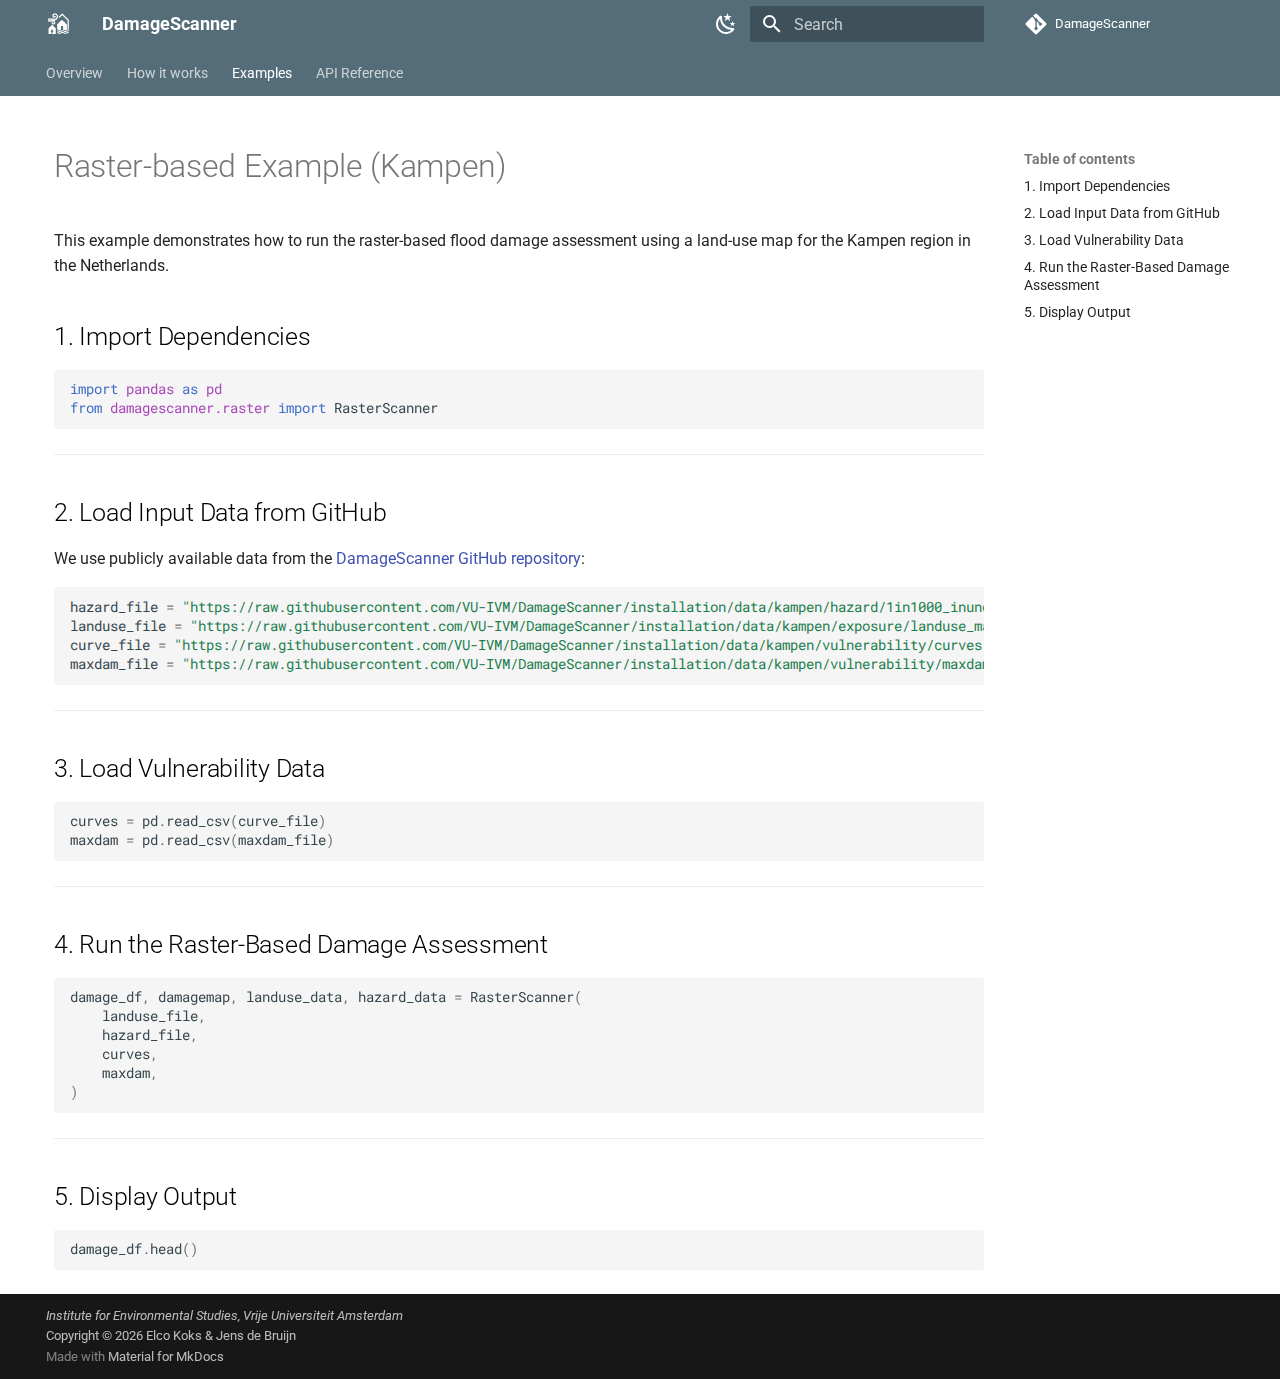
<file: examples/raster-based/index.html>
<!doctype html>
<html lang="en" class="no-js">
  <head>
    
      <meta charset="utf-8">
      <meta name="viewport" content="width=device-width,initial-scale=1">
      
        <meta name="description" content="Damage Assessments for Natural Hazards">
      
      
        <meta name="author" content="Elco Koks, Jens de Bruijn">
      
      
      
        <link rel="prev" href="../vector-based/">
      
      
        <link rel="next" href="../../api/">
      
      
      <link rel="icon" href="../../assets/images/favicon.png">
      <meta name="generator" content="mkdocs-1.6.1, mkdocs-material-9.6.9">
    
    
      
        <title>Raster-based example - DamageScanner</title>
      
    
    
      <link rel="stylesheet" href="../../assets/stylesheets/main.4af4bdda.min.css">
      
        
        <link rel="stylesheet" href="../../assets/stylesheets/palette.06af60db.min.css">
      
      


    
    
      
    
    
      
        
        
        <link rel="preconnect" href="https://fonts.gstatic.com" crossorigin>
        <link rel="stylesheet" href="https://fonts.googleapis.com/css?family=Roboto:300,300i,400,400i,700,700i%7CRoboto+Mono:400,400i,700,700i&display=fallback">
        <style>:root{--md-text-font:"Roboto";--md-code-font:"Roboto Mono"}</style>
      
    
    
      <link rel="stylesheet" href="../../assets/_mkdocstrings.css">
    
      <link rel="stylesheet" href="../../stylesheets/extra.css">
    
    <script>__md_scope=new URL("../..",location),__md_hash=e=>[...e].reduce(((e,_)=>(e<<5)-e+_.charCodeAt(0)),0),__md_get=(e,_=localStorage,t=__md_scope)=>JSON.parse(_.getItem(t.pathname+"."+e)),__md_set=(e,_,t=localStorage,a=__md_scope)=>{try{t.setItem(a.pathname+"."+e,JSON.stringify(_))}catch(e){}}</script>
    
      

    
    
    
  </head>
  
  
    
    
      
    
    
    
    
    <body dir="ltr" data-md-color-scheme="default" data-md-color-primary="blue-grey" data-md-color-accent="blue-grey">
  
    
    <input class="md-toggle" data-md-toggle="drawer" type="checkbox" id="__drawer" autocomplete="off">
    <input class="md-toggle" data-md-toggle="search" type="checkbox" id="__search" autocomplete="off">
    <label class="md-overlay" for="__drawer"></label>
    <div data-md-component="skip">
      
        
        <a href="#raster-based-example-kampen" class="md-skip">
          Skip to content
        </a>
      
    </div>
    <div data-md-component="announce">
      
    </div>
    
    
      

<header class="md-header" data-md-component="header">
  <nav class="md-header__inner md-grid" aria-label="Header">
    <a href="../.." title="DamageScanner" class="md-header__button md-logo" aria-label="DamageScanner" data-md-component="logo">
      
  <img src="../../images/logo-icon.svg" alt="logo">

    </a>
    <label class="md-header__button md-icon" for="__drawer">
      
      <svg xmlns="http://www.w3.org/2000/svg" viewBox="0 0 24 24"><path d="M3 6h18v2H3zm0 5h18v2H3zm0 5h18v2H3z"/></svg>
    </label>
    <div class="md-header__title" data-md-component="header-title">
      <div class="md-header__ellipsis">
        <div class="md-header__topic">
          <span class="md-ellipsis">
            DamageScanner
          </span>
        </div>
        <div class="md-header__topic" data-md-component="header-topic">
          <span class="md-ellipsis">
            
              Raster-based example
            
          </span>
        </div>
      </div>
    </div>
    
      
        <form class="md-header__option" data-md-component="palette">
  
    
    
    
    <input class="md-option" data-md-color-media="" data-md-color-scheme="default" data-md-color-primary="blue-grey" data-md-color-accent="blue-grey"  aria-label="Switch to dark mode"  type="radio" name="__palette" id="__palette_0">
    
      <label class="md-header__button md-icon" title="Switch to dark mode" for="__palette_1" hidden>
        <svg xmlns="http://www.w3.org/2000/svg" viewBox="0 0 24 24"><path d="m17.75 4.09-2.53 1.94.91 3.06-2.63-1.81-2.63 1.81.91-3.06-2.53-1.94L12.44 4l1.06-3 1.06 3zm3.5 6.91-1.64 1.25.59 1.98-1.7-1.17-1.7 1.17.59-1.98L15.75 11l2.06-.05L18.5 9l.69 1.95zm-2.28 4.95c.83-.08 1.72 1.1 1.19 1.85-.32.45-.66.87-1.08 1.27C15.17 23 8.84 23 4.94 19.07c-3.91-3.9-3.91-10.24 0-14.14.4-.4.82-.76 1.27-1.08.75-.53 1.93.36 1.85 1.19-.27 2.86.69 5.83 2.89 8.02a9.96 9.96 0 0 0 8.02 2.89m-1.64 2.02a12.08 12.08 0 0 1-7.8-3.47c-2.17-2.19-3.33-5-3.49-7.82-2.81 3.14-2.7 7.96.31 10.98 3.02 3.01 7.84 3.12 10.98.31"/></svg>
      </label>
    
  
    
    
    
    <input class="md-option" data-md-color-media="" data-md-color-scheme="slate" data-md-color-primary="blue-grey" data-md-color-accent="blue-grey"  aria-label="Switch to light mode"  type="radio" name="__palette" id="__palette_1">
    
      <label class="md-header__button md-icon" title="Switch to light mode" for="__palette_0" hidden>
        <svg xmlns="http://www.w3.org/2000/svg" viewBox="0 0 24 24"><path d="M12 7a5 5 0 0 1 5 5 5 5 0 0 1-5 5 5 5 0 0 1-5-5 5 5 0 0 1 5-5m0 2a3 3 0 0 0-3 3 3 3 0 0 0 3 3 3 3 0 0 0 3-3 3 3 0 0 0-3-3m0-7 2.39 3.42C13.65 5.15 12.84 5 12 5s-1.65.15-2.39.42zM3.34 7l4.16-.35A7.2 7.2 0 0 0 5.94 8.5c-.44.74-.69 1.5-.83 2.29zm.02 10 1.76-3.77a7.131 7.131 0 0 0 2.38 4.14zM20.65 7l-1.77 3.79a7.02 7.02 0 0 0-2.38-4.15zm-.01 10-4.14.36c.59-.51 1.12-1.14 1.54-1.86.42-.73.69-1.5.83-2.29zM12 22l-2.41-3.44c.74.27 1.55.44 2.41.44.82 0 1.63-.17 2.37-.44z"/></svg>
      </label>
    
  
</form>
      
    
    
      <script>var palette=__md_get("__palette");if(palette&&palette.color){if("(prefers-color-scheme)"===palette.color.media){var media=matchMedia("(prefers-color-scheme: light)"),input=document.querySelector(media.matches?"[data-md-color-media='(prefers-color-scheme: light)']":"[data-md-color-media='(prefers-color-scheme: dark)']");palette.color.media=input.getAttribute("data-md-color-media"),palette.color.scheme=input.getAttribute("data-md-color-scheme"),palette.color.primary=input.getAttribute("data-md-color-primary"),palette.color.accent=input.getAttribute("data-md-color-accent")}for(var[key,value]of Object.entries(palette.color))document.body.setAttribute("data-md-color-"+key,value)}</script>
    
    
    
      <label class="md-header__button md-icon" for="__search">
        
        <svg xmlns="http://www.w3.org/2000/svg" viewBox="0 0 24 24"><path d="M9.5 3A6.5 6.5 0 0 1 16 9.5c0 1.61-.59 3.09-1.56 4.23l.27.27h.79l5 5-1.5 1.5-5-5v-.79l-.27-.27A6.52 6.52 0 0 1 9.5 16 6.5 6.5 0 0 1 3 9.5 6.5 6.5 0 0 1 9.5 3m0 2C7 5 5 7 5 9.5S7 14 9.5 14 14 12 14 9.5 12 5 9.5 5"/></svg>
      </label>
      <div class="md-search" data-md-component="search" role="dialog">
  <label class="md-search__overlay" for="__search"></label>
  <div class="md-search__inner" role="search">
    <form class="md-search__form" name="search">
      <input type="text" class="md-search__input" name="query" aria-label="Search" placeholder="Search" autocapitalize="off" autocorrect="off" autocomplete="off" spellcheck="false" data-md-component="search-query" required>
      <label class="md-search__icon md-icon" for="__search">
        
        <svg xmlns="http://www.w3.org/2000/svg" viewBox="0 0 24 24"><path d="M9.5 3A6.5 6.5 0 0 1 16 9.5c0 1.61-.59 3.09-1.56 4.23l.27.27h.79l5 5-1.5 1.5-5-5v-.79l-.27-.27A6.52 6.52 0 0 1 9.5 16 6.5 6.5 0 0 1 3 9.5 6.5 6.5 0 0 1 9.5 3m0 2C7 5 5 7 5 9.5S7 14 9.5 14 14 12 14 9.5 12 5 9.5 5"/></svg>
        
        <svg xmlns="http://www.w3.org/2000/svg" viewBox="0 0 24 24"><path d="M20 11v2H8l5.5 5.5-1.42 1.42L4.16 12l7.92-7.92L13.5 5.5 8 11z"/></svg>
      </label>
      <nav class="md-search__options" aria-label="Search">
        
        <button type="reset" class="md-search__icon md-icon" title="Clear" aria-label="Clear" tabindex="-1">
          
          <svg xmlns="http://www.w3.org/2000/svg" viewBox="0 0 24 24"><path d="M19 6.41 17.59 5 12 10.59 6.41 5 5 6.41 10.59 12 5 17.59 6.41 19 12 13.41 17.59 19 19 17.59 13.41 12z"/></svg>
        </button>
      </nav>
      
        <div class="md-search__suggest" data-md-component="search-suggest"></div>
      
    </form>
    <div class="md-search__output">
      <div class="md-search__scrollwrap" tabindex="0" data-md-scrollfix>
        <div class="md-search-result" data-md-component="search-result">
          <div class="md-search-result__meta">
            Initializing search
          </div>
          <ol class="md-search-result__list" role="presentation"></ol>
        </div>
      </div>
    </div>
  </div>
</div>
    
    
      <div class="md-header__source">
        <a href="https://github.com/VU-IVM/DamageScanner" title="Go to repository" class="md-source" data-md-component="source">
  <div class="md-source__icon md-icon">
    
    <svg xmlns="http://www.w3.org/2000/svg" viewBox="0 0 448 512"><!--! Font Awesome Free 6.7.2 by @fontawesome - https://fontawesome.com License - https://fontawesome.com/license/free (Icons: CC BY 4.0, Fonts: SIL OFL 1.1, Code: MIT License) Copyright 2024 Fonticons, Inc.--><path d="M439.55 236.05 244 40.45a28.87 28.87 0 0 0-40.81 0l-40.66 40.63 51.52 51.52c27.06-9.14 52.68 16.77 43.39 43.68l49.66 49.66c34.23-11.8 61.18 31 35.47 56.69-26.49 26.49-70.21-2.87-56-37.34L240.22 199v121.85c25.3 12.54 22.26 41.85 9.08 55a34.34 34.34 0 0 1-48.55 0c-17.57-17.6-11.07-46.91 11.25-56v-123c-20.8-8.51-24.6-30.74-18.64-45L142.57 101 8.45 235.14a28.86 28.86 0 0 0 0 40.81l195.61 195.6a28.86 28.86 0 0 0 40.8 0l194.69-194.69a28.86 28.86 0 0 0 0-40.81"/></svg>
  </div>
  <div class="md-source__repository">
    DamageScanner
  </div>
</a>
      </div>
    
  </nav>
  
</header>
    
    <div class="md-container" data-md-component="container">
      
      
        
          
            
<nav class="md-tabs" aria-label="Tabs" data-md-component="tabs">
  <div class="md-grid">
    <ul class="md-tabs__list">
      
        
  
  
  
    <li class="md-tabs__item">
      <a href="../.." class="md-tabs__link">
        
  
    
  
  Overview

      </a>
    </li>
  

      
        
  
  
  
    
    
      <li class="md-tabs__item">
        <a href="../../how-to/overview/" class="md-tabs__link">
          
  
  How it works

        </a>
      </li>
    
  

      
        
  
  
    
  
  
    
    
      <li class="md-tabs__item md-tabs__item--active">
        <a href="../vector-based/" class="md-tabs__link">
          
  
  Examples

        </a>
      </li>
    
  

      
        
  
  
  
    <li class="md-tabs__item">
      <a href="../../api/" class="md-tabs__link">
        
  
    
  
  API Reference

      </a>
    </li>
  

      
    </ul>
  </div>
</nav>
          
        
      
      <main class="md-main" data-md-component="main">
        <div class="md-main__inner md-grid">
          
            
              
              <div class="md-sidebar md-sidebar--primary" data-md-component="sidebar" data-md-type="navigation" >
                <div class="md-sidebar__scrollwrap">
                  <div class="md-sidebar__inner">
                    


  


<nav class="md-nav md-nav--primary md-nav--lifted" aria-label="Navigation" data-md-level="0">
  <label class="md-nav__title" for="__drawer">
    <a href="../.." title="DamageScanner" class="md-nav__button md-logo" aria-label="DamageScanner" data-md-component="logo">
      
  <img src="../../images/logo-icon.svg" alt="logo">

    </a>
    DamageScanner
  </label>
  
    <div class="md-nav__source">
      <a href="https://github.com/VU-IVM/DamageScanner" title="Go to repository" class="md-source" data-md-component="source">
  <div class="md-source__icon md-icon">
    
    <svg xmlns="http://www.w3.org/2000/svg" viewBox="0 0 448 512"><!--! Font Awesome Free 6.7.2 by @fontawesome - https://fontawesome.com License - https://fontawesome.com/license/free (Icons: CC BY 4.0, Fonts: SIL OFL 1.1, Code: MIT License) Copyright 2024 Fonticons, Inc.--><path d="M439.55 236.05 244 40.45a28.87 28.87 0 0 0-40.81 0l-40.66 40.63 51.52 51.52c27.06-9.14 52.68 16.77 43.39 43.68l49.66 49.66c34.23-11.8 61.18 31 35.47 56.69-26.49 26.49-70.21-2.87-56-37.34L240.22 199v121.85c25.3 12.54 22.26 41.85 9.08 55a34.34 34.34 0 0 1-48.55 0c-17.57-17.6-11.07-46.91 11.25-56v-123c-20.8-8.51-24.6-30.74-18.64-45L142.57 101 8.45 235.14a28.86 28.86 0 0 0 0 40.81l195.61 195.6a28.86 28.86 0 0 0 40.8 0l194.69-194.69a28.86 28.86 0 0 0 0-40.81"/></svg>
  </div>
  <div class="md-source__repository">
    DamageScanner
  </div>
</a>
    </div>
  
  <ul class="md-nav__list" data-md-scrollfix>
    
      
      
  
  
  
  
    <li class="md-nav__item">
      <a href="../.." class="md-nav__link">
        
  
  <span class="md-ellipsis">
    Overview
    
  </span>
  

      </a>
    </li>
  

    
      
      
  
  
  
  
    
    
    
      
      
        
      
    
    
    <li class="md-nav__item md-nav__item--nested">
      
        
        
          
        
        <input class="md-nav__toggle md-toggle md-toggle--indeterminate" type="checkbox" id="__nav_2" >
        
          
          <label class="md-nav__link" for="__nav_2" id="__nav_2_label" tabindex="0">
            
  
  <span class="md-ellipsis">
    How it works
    
  </span>
  

            <span class="md-nav__icon md-icon"></span>
          </label>
        
        <nav class="md-nav" data-md-level="1" aria-labelledby="__nav_2_label" aria-expanded="false">
          <label class="md-nav__title" for="__nav_2">
            <span class="md-nav__icon md-icon"></span>
            How it works
          </label>
          <ul class="md-nav__list" data-md-scrollfix>
            
              
                
  
  
  
  
    <li class="md-nav__item">
      <a href="../../how-to/overview/" class="md-nav__link">
        
  
  <span class="md-ellipsis">
    Introduction
    
  </span>
  

      </a>
    </li>
  

              
            
              
                
  
  
  
  
    <li class="md-nav__item">
      <a href="../../how-to/raster/" class="md-nav__link">
        
  
  <span class="md-ellipsis">
    Raster-based approach
    
  </span>
  

      </a>
    </li>
  

              
            
              
                
  
  
  
  
    <li class="md-nav__item">
      <a href="../../how-to/vector/" class="md-nav__link">
        
  
  <span class="md-ellipsis">
    Vector-based approach
    
  </span>
  

      </a>
    </li>
  

              
            
              
                
  
  
  
  
    <li class="md-nav__item">
      <a href="../../how-to/osm/" class="md-nav__link">
        
  
  <span class="md-ellipsis">
    Coupling with OSM
    
  </span>
  

      </a>
    </li>
  

              
            
          </ul>
        </nav>
      
    </li>
  

    
      
      
  
  
    
  
  
  
    
    
    
      
        
        
      
      
        
      
    
    
    <li class="md-nav__item md-nav__item--active md-nav__item--section md-nav__item--nested">
      
        
        
        <input class="md-nav__toggle md-toggle " type="checkbox" id="__nav_3" checked>
        
          
          <label class="md-nav__link" for="__nav_3" id="__nav_3_label" tabindex="">
            
  
  <span class="md-ellipsis">
    Examples
    
  </span>
  

            <span class="md-nav__icon md-icon"></span>
          </label>
        
        <nav class="md-nav" data-md-level="1" aria-labelledby="__nav_3_label" aria-expanded="true">
          <label class="md-nav__title" for="__nav_3">
            <span class="md-nav__icon md-icon"></span>
            Examples
          </label>
          <ul class="md-nav__list" data-md-scrollfix>
            
              
                
  
  
  
  
    <li class="md-nav__item">
      <a href="../vector-based/" class="md-nav__link">
        
  
  <span class="md-ellipsis">
    Vector-based example
    
  </span>
  

      </a>
    </li>
  

              
            
              
                
  
  
    
  
  
  
    <li class="md-nav__item md-nav__item--active">
      
      <input class="md-nav__toggle md-toggle" type="checkbox" id="__toc">
      
      
        
      
      
        <label class="md-nav__link md-nav__link--active" for="__toc">
          
  
  <span class="md-ellipsis">
    Raster-based example
    
  </span>
  

          <span class="md-nav__icon md-icon"></span>
        </label>
      
      <a href="./" class="md-nav__link md-nav__link--active">
        
  
  <span class="md-ellipsis">
    Raster-based example
    
  </span>
  

      </a>
      
        

<nav class="md-nav md-nav--secondary" aria-label="Table of contents">
  
  
  
    
  
  
    <label class="md-nav__title" for="__toc">
      <span class="md-nav__icon md-icon"></span>
      Table of contents
    </label>
    <ul class="md-nav__list" data-md-component="toc" data-md-scrollfix>
      
        <li class="md-nav__item">
  <a href="#1-import-dependencies" class="md-nav__link">
    <span class="md-ellipsis">
      1. Import Dependencies
    </span>
  </a>
  
</li>
      
        <li class="md-nav__item">
  <a href="#2-load-input-data-from-github" class="md-nav__link">
    <span class="md-ellipsis">
      2. Load Input Data from GitHub
    </span>
  </a>
  
</li>
      
        <li class="md-nav__item">
  <a href="#3-load-vulnerability-data" class="md-nav__link">
    <span class="md-ellipsis">
      3. Load Vulnerability Data
    </span>
  </a>
  
</li>
      
        <li class="md-nav__item">
  <a href="#4-run-the-raster-based-damage-assessment" class="md-nav__link">
    <span class="md-ellipsis">
      4. Run the Raster-Based Damage Assessment
    </span>
  </a>
  
</li>
      
        <li class="md-nav__item">
  <a href="#5-display-output" class="md-nav__link">
    <span class="md-ellipsis">
      5. Display Output
    </span>
  </a>
  
</li>
      
    </ul>
  
</nav>
      
    </li>
  

              
            
          </ul>
        </nav>
      
    </li>
  

    
      
      
  
  
  
  
    <li class="md-nav__item">
      <a href="../../api/" class="md-nav__link">
        
  
  <span class="md-ellipsis">
    API Reference
    
  </span>
  

      </a>
    </li>
  

    
  </ul>
</nav>
                  </div>
                </div>
              </div>
            
            
              
              <div class="md-sidebar md-sidebar--secondary" data-md-component="sidebar" data-md-type="toc" >
                <div class="md-sidebar__scrollwrap">
                  <div class="md-sidebar__inner">
                    

<nav class="md-nav md-nav--secondary" aria-label="Table of contents">
  
  
  
    
  
  
    <label class="md-nav__title" for="__toc">
      <span class="md-nav__icon md-icon"></span>
      Table of contents
    </label>
    <ul class="md-nav__list" data-md-component="toc" data-md-scrollfix>
      
        <li class="md-nav__item">
  <a href="#1-import-dependencies" class="md-nav__link">
    <span class="md-ellipsis">
      1. Import Dependencies
    </span>
  </a>
  
</li>
      
        <li class="md-nav__item">
  <a href="#2-load-input-data-from-github" class="md-nav__link">
    <span class="md-ellipsis">
      2. Load Input Data from GitHub
    </span>
  </a>
  
</li>
      
        <li class="md-nav__item">
  <a href="#3-load-vulnerability-data" class="md-nav__link">
    <span class="md-ellipsis">
      3. Load Vulnerability Data
    </span>
  </a>
  
</li>
      
        <li class="md-nav__item">
  <a href="#4-run-the-raster-based-damage-assessment" class="md-nav__link">
    <span class="md-ellipsis">
      4. Run the Raster-Based Damage Assessment
    </span>
  </a>
  
</li>
      
        <li class="md-nav__item">
  <a href="#5-display-output" class="md-nav__link">
    <span class="md-ellipsis">
      5. Display Output
    </span>
  </a>
  
</li>
      
    </ul>
  
</nav>
                  </div>
                </div>
              </div>
            
          
          
            <div class="md-content" data-md-component="content">
              <article class="md-content__inner md-typeset">
                
                  


  
  


<h1 id="raster-based-example-kampen">Raster-based Example (Kampen)</h1>
<p>This example demonstrates how to run the raster-based flood damage assessment using a land-use map for the Kampen region in the Netherlands.</p>
<h2 id="1-import-dependencies">1. Import Dependencies</h2>
<div class="language-python highlight"><pre><span></span><code><span id="__span-0-1"><a id="__codelineno-0-1" name="__codelineno-0-1" href="#__codelineno-0-1"></a><span class="kn">import</span> <span class="nn">pandas</span> <span class="k">as</span> <span class="nn">pd</span>
</span><span id="__span-0-2"><a id="__codelineno-0-2" name="__codelineno-0-2" href="#__codelineno-0-2"></a><span class="kn">from</span> <span class="nn">damagescanner.raster</span> <span class="kn">import</span> <span class="n">RasterScanner</span>
</span></code></pre></div>
<hr />
<h2 id="2-load-input-data-from-github">2. Load Input Data from GitHub</h2>
<p>We use publicly available data from the <a href="https://github.com/VU-IVM/DamageScanner/tree/installation/data/kampen">DamageScanner GitHub repository</a>:</p>
<div class="language-python highlight"><pre><span></span><code><span id="__span-1-1"><a id="__codelineno-1-1" name="__codelineno-1-1" href="#__codelineno-1-1"></a><span class="n">hazard_file</span> <span class="o">=</span> <span class="s2">&quot;https://raw.githubusercontent.com/VU-IVM/DamageScanner/installation/data/kampen/hazard/1in1000_inundation_map.tif&quot;</span>
</span><span id="__span-1-2"><a id="__codelineno-1-2" name="__codelineno-1-2" href="#__codelineno-1-2"></a><span class="n">landuse_file</span> <span class="o">=</span> <span class="s2">&quot;https://raw.githubusercontent.com/VU-IVM/DamageScanner/installation/data/kampen/exposure/landuse_map.tif&quot;</span>
</span><span id="__span-1-3"><a id="__codelineno-1-3" name="__codelineno-1-3" href="#__codelineno-1-3"></a><span class="n">curve_file</span> <span class="o">=</span> <span class="s2">&quot;https://raw.githubusercontent.com/VU-IVM/DamageScanner/installation/data/kampen/vulnerability/curves.csv&quot;</span>
</span><span id="__span-1-4"><a id="__codelineno-1-4" name="__codelineno-1-4" href="#__codelineno-1-4"></a><span class="n">maxdam_file</span> <span class="o">=</span> <span class="s2">&quot;https://raw.githubusercontent.com/VU-IVM/DamageScanner/installation/data/kampen/vulnerability/maxdam.csv&quot;</span>
</span></code></pre></div>
<hr />
<h2 id="3-load-vulnerability-data">3. Load Vulnerability Data</h2>
<div class="language-python highlight"><pre><span></span><code><span id="__span-2-1"><a id="__codelineno-2-1" name="__codelineno-2-1" href="#__codelineno-2-1"></a><span class="n">curves</span> <span class="o">=</span> <span class="n">pd</span><span class="o">.</span><span class="n">read_csv</span><span class="p">(</span><span class="n">curve_file</span><span class="p">)</span>
</span><span id="__span-2-2"><a id="__codelineno-2-2" name="__codelineno-2-2" href="#__codelineno-2-2"></a><span class="n">maxdam</span> <span class="o">=</span> <span class="n">pd</span><span class="o">.</span><span class="n">read_csv</span><span class="p">(</span><span class="n">maxdam_file</span><span class="p">)</span>
</span></code></pre></div>
<hr />
<h2 id="4-run-the-raster-based-damage-assessment">4. Run the Raster-Based Damage Assessment</h2>
<div class="language-python highlight"><pre><span></span><code><span id="__span-3-1"><a id="__codelineno-3-1" name="__codelineno-3-1" href="#__codelineno-3-1"></a><span class="n">damage_df</span><span class="p">,</span> <span class="n">damagemap</span><span class="p">,</span> <span class="n">landuse_data</span><span class="p">,</span> <span class="n">hazard_data</span> <span class="o">=</span> <span class="n">RasterScanner</span><span class="p">(</span>
</span><span id="__span-3-2"><a id="__codelineno-3-2" name="__codelineno-3-2" href="#__codelineno-3-2"></a>    <span class="n">landuse_file</span><span class="p">,</span>
</span><span id="__span-3-3"><a id="__codelineno-3-3" name="__codelineno-3-3" href="#__codelineno-3-3"></a>    <span class="n">hazard_file</span><span class="p">,</span>
</span><span id="__span-3-4"><a id="__codelineno-3-4" name="__codelineno-3-4" href="#__codelineno-3-4"></a>    <span class="n">curves</span><span class="p">,</span>
</span><span id="__span-3-5"><a id="__codelineno-3-5" name="__codelineno-3-5" href="#__codelineno-3-5"></a>    <span class="n">maxdam</span><span class="p">,</span>
</span><span id="__span-3-6"><a id="__codelineno-3-6" name="__codelineno-3-6" href="#__codelineno-3-6"></a><span class="p">)</span>
</span></code></pre></div>
<hr />
<h2 id="5-display-output">5. Display Output</h2>
<div class="language-python highlight"><pre><span></span><code><span id="__span-4-1"><a id="__codelineno-4-1" name="__codelineno-4-1" href="#__codelineno-4-1"></a><span class="n">damage_df</span><span class="o">.</span><span class="n">head</span><span class="p">()</span>
</span></code></pre></div>












                
              </article>
            </div>
          
          
<script>var target=document.getElementById(location.hash.slice(1));target&&target.name&&(target.checked=target.name.startsWith("__tabbed_"))</script>
        </div>
        
          <button type="button" class="md-top md-icon" data-md-component="top" hidden>
  
  <svg xmlns="http://www.w3.org/2000/svg" viewBox="0 0 24 24"><path d="M13 20h-2V8l-5.5 5.5-1.42-1.42L12 4.16l7.92 7.92-1.42 1.42L13 8z"/></svg>
  Back to top
</button>
        
      </main>
      
        <footer class="md-footer">
  
  <div class="md-footer-meta md-typeset">
    <div class="md-footer-meta__inner md-grid">
      <div class="md-copyright">
  
    <div class="md-copyright__highlight">
      <span> <i> Institute for Environmental Studies, Vrije Universiteit Amsterdam </i> <br> Copyright &copy; <script>document.write(new Date().getFullYear())</script> Elco Koks & Jens de Bruijn </span>
    </div>
  
  
    Made with
    <a href="https://squidfunk.github.io/mkdocs-material/" target="_blank" rel="noopener">
      Material for MkDocs
    </a>
  
</div>
      
    </div>
  </div>
</footer>
      
    </div>
    <div class="md-dialog" data-md-component="dialog">
      <div class="md-dialog__inner md-typeset"></div>
    </div>
    
    
    <script id="__config" type="application/json">{"base": "../..", "features": ["navigation.sections", "navigation.tabs", "navigation.expand", "navigation.top", "search.suggest", "search.highlight"], "search": "../../assets/javascripts/workers/search.f8cc74c7.min.js", "translations": {"clipboard.copied": "Copied to clipboard", "clipboard.copy": "Copy to clipboard", "search.result.more.one": "1 more on this page", "search.result.more.other": "# more on this page", "search.result.none": "No matching documents", "search.result.one": "1 matching document", "search.result.other": "# matching documents", "search.result.placeholder": "Type to start searching", "search.result.term.missing": "Missing", "select.version": "Select version"}}</script>
    
    
      <script src="../../assets/javascripts/bundle.c8b220af.min.js"></script>
      
        <script src="../../javascripts/set-body-class.js"></script>
      
    
  </body>
</html>
</file>
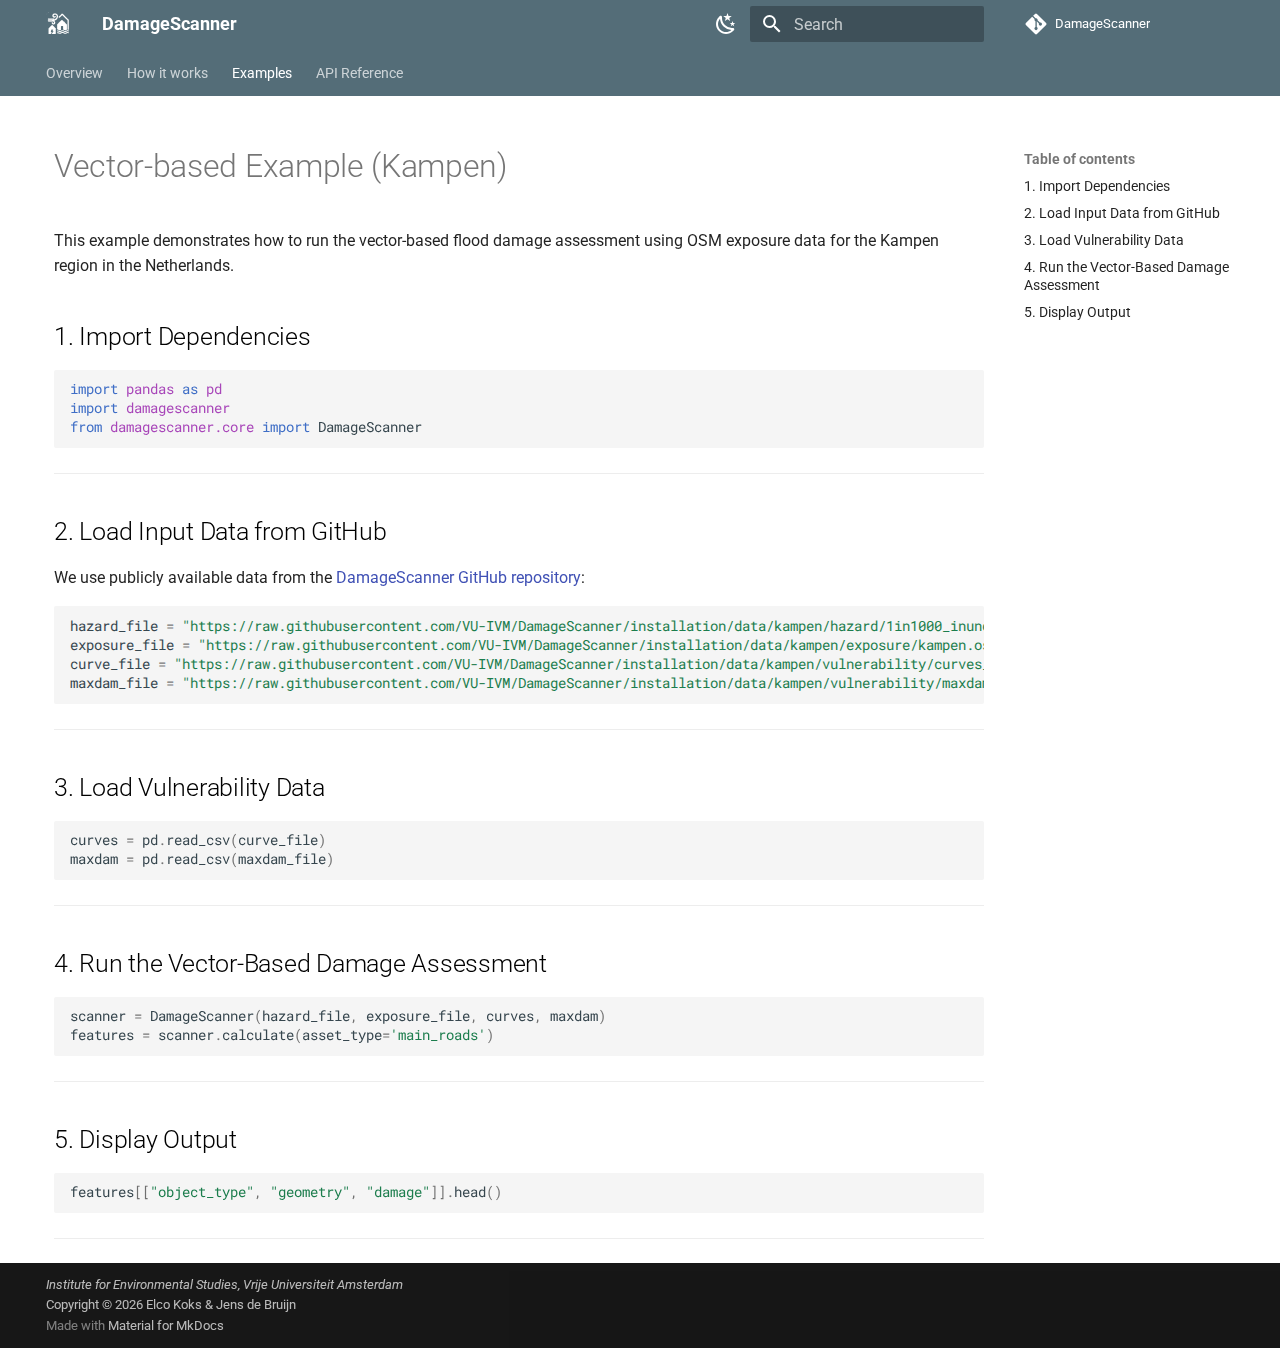
<file: examples/vector-based/index.html>
<!doctype html>
<html lang="en" class="no-js">
  <head>
    
      <meta charset="utf-8">
      <meta name="viewport" content="width=device-width,initial-scale=1">
      
        <meta name="description" content="Damage Assessments for Natural Hazards">
      
      
        <meta name="author" content="Elco Koks, Jens de Bruijn">
      
      
      
        <link rel="prev" href="../../how-to/osm/">
      
      
        <link rel="next" href="../raster-based/">
      
      
      <link rel="icon" href="../../assets/images/favicon.png">
      <meta name="generator" content="mkdocs-1.6.1, mkdocs-material-9.6.9">
    
    
      
        <title>Vector-based example - DamageScanner</title>
      
    
    
      <link rel="stylesheet" href="../../assets/stylesheets/main.4af4bdda.min.css">
      
        
        <link rel="stylesheet" href="../../assets/stylesheets/palette.06af60db.min.css">
      
      


    
    
      
    
    
      
        
        
        <link rel="preconnect" href="https://fonts.gstatic.com" crossorigin>
        <link rel="stylesheet" href="https://fonts.googleapis.com/css?family=Roboto:300,300i,400,400i,700,700i%7CRoboto+Mono:400,400i,700,700i&display=fallback">
        <style>:root{--md-text-font:"Roboto";--md-code-font:"Roboto Mono"}</style>
      
    
    
      <link rel="stylesheet" href="../../assets/_mkdocstrings.css">
    
      <link rel="stylesheet" href="../../stylesheets/extra.css">
    
    <script>__md_scope=new URL("../..",location),__md_hash=e=>[...e].reduce(((e,_)=>(e<<5)-e+_.charCodeAt(0)),0),__md_get=(e,_=localStorage,t=__md_scope)=>JSON.parse(_.getItem(t.pathname+"."+e)),__md_set=(e,_,t=localStorage,a=__md_scope)=>{try{t.setItem(a.pathname+"."+e,JSON.stringify(_))}catch(e){}}</script>
    
      

    
    
    
  </head>
  
  
    
    
      
    
    
    
    
    <body dir="ltr" data-md-color-scheme="default" data-md-color-primary="blue-grey" data-md-color-accent="blue-grey">
  
    
    <input class="md-toggle" data-md-toggle="drawer" type="checkbox" id="__drawer" autocomplete="off">
    <input class="md-toggle" data-md-toggle="search" type="checkbox" id="__search" autocomplete="off">
    <label class="md-overlay" for="__drawer"></label>
    <div data-md-component="skip">
      
        
        <a href="#vector-based-example-kampen" class="md-skip">
          Skip to content
        </a>
      
    </div>
    <div data-md-component="announce">
      
    </div>
    
    
      

<header class="md-header" data-md-component="header">
  <nav class="md-header__inner md-grid" aria-label="Header">
    <a href="../.." title="DamageScanner" class="md-header__button md-logo" aria-label="DamageScanner" data-md-component="logo">
      
  <img src="../../images/logo-icon.svg" alt="logo">

    </a>
    <label class="md-header__button md-icon" for="__drawer">
      
      <svg xmlns="http://www.w3.org/2000/svg" viewBox="0 0 24 24"><path d="M3 6h18v2H3zm0 5h18v2H3zm0 5h18v2H3z"/></svg>
    </label>
    <div class="md-header__title" data-md-component="header-title">
      <div class="md-header__ellipsis">
        <div class="md-header__topic">
          <span class="md-ellipsis">
            DamageScanner
          </span>
        </div>
        <div class="md-header__topic" data-md-component="header-topic">
          <span class="md-ellipsis">
            
              Vector-based example
            
          </span>
        </div>
      </div>
    </div>
    
      
        <form class="md-header__option" data-md-component="palette">
  
    
    
    
    <input class="md-option" data-md-color-media="" data-md-color-scheme="default" data-md-color-primary="blue-grey" data-md-color-accent="blue-grey"  aria-label="Switch to dark mode"  type="radio" name="__palette" id="__palette_0">
    
      <label class="md-header__button md-icon" title="Switch to dark mode" for="__palette_1" hidden>
        <svg xmlns="http://www.w3.org/2000/svg" viewBox="0 0 24 24"><path d="m17.75 4.09-2.53 1.94.91 3.06-2.63-1.81-2.63 1.81.91-3.06-2.53-1.94L12.44 4l1.06-3 1.06 3zm3.5 6.91-1.64 1.25.59 1.98-1.7-1.17-1.7 1.17.59-1.98L15.75 11l2.06-.05L18.5 9l.69 1.95zm-2.28 4.95c.83-.08 1.72 1.1 1.19 1.85-.32.45-.66.87-1.08 1.27C15.17 23 8.84 23 4.94 19.07c-3.91-3.9-3.91-10.24 0-14.14.4-.4.82-.76 1.27-1.08.75-.53 1.93.36 1.85 1.19-.27 2.86.69 5.83 2.89 8.02a9.96 9.96 0 0 0 8.02 2.89m-1.64 2.02a12.08 12.08 0 0 1-7.8-3.47c-2.17-2.19-3.33-5-3.49-7.82-2.81 3.14-2.7 7.96.31 10.98 3.02 3.01 7.84 3.12 10.98.31"/></svg>
      </label>
    
  
    
    
    
    <input class="md-option" data-md-color-media="" data-md-color-scheme="slate" data-md-color-primary="blue-grey" data-md-color-accent="blue-grey"  aria-label="Switch to light mode"  type="radio" name="__palette" id="__palette_1">
    
      <label class="md-header__button md-icon" title="Switch to light mode" for="__palette_0" hidden>
        <svg xmlns="http://www.w3.org/2000/svg" viewBox="0 0 24 24"><path d="M12 7a5 5 0 0 1 5 5 5 5 0 0 1-5 5 5 5 0 0 1-5-5 5 5 0 0 1 5-5m0 2a3 3 0 0 0-3 3 3 3 0 0 0 3 3 3 3 0 0 0 3-3 3 3 0 0 0-3-3m0-7 2.39 3.42C13.65 5.15 12.84 5 12 5s-1.65.15-2.39.42zM3.34 7l4.16-.35A7.2 7.2 0 0 0 5.94 8.5c-.44.74-.69 1.5-.83 2.29zm.02 10 1.76-3.77a7.131 7.131 0 0 0 2.38 4.14zM20.65 7l-1.77 3.79a7.02 7.02 0 0 0-2.38-4.15zm-.01 10-4.14.36c.59-.51 1.12-1.14 1.54-1.86.42-.73.69-1.5.83-2.29zM12 22l-2.41-3.44c.74.27 1.55.44 2.41.44.82 0 1.63-.17 2.37-.44z"/></svg>
      </label>
    
  
</form>
      
    
    
      <script>var palette=__md_get("__palette");if(palette&&palette.color){if("(prefers-color-scheme)"===palette.color.media){var media=matchMedia("(prefers-color-scheme: light)"),input=document.querySelector(media.matches?"[data-md-color-media='(prefers-color-scheme: light)']":"[data-md-color-media='(prefers-color-scheme: dark)']");palette.color.media=input.getAttribute("data-md-color-media"),palette.color.scheme=input.getAttribute("data-md-color-scheme"),palette.color.primary=input.getAttribute("data-md-color-primary"),palette.color.accent=input.getAttribute("data-md-color-accent")}for(var[key,value]of Object.entries(palette.color))document.body.setAttribute("data-md-color-"+key,value)}</script>
    
    
    
      <label class="md-header__button md-icon" for="__search">
        
        <svg xmlns="http://www.w3.org/2000/svg" viewBox="0 0 24 24"><path d="M9.5 3A6.5 6.5 0 0 1 16 9.5c0 1.61-.59 3.09-1.56 4.23l.27.27h.79l5 5-1.5 1.5-5-5v-.79l-.27-.27A6.52 6.52 0 0 1 9.5 16 6.5 6.5 0 0 1 3 9.5 6.5 6.5 0 0 1 9.5 3m0 2C7 5 5 7 5 9.5S7 14 9.5 14 14 12 14 9.5 12 5 9.5 5"/></svg>
      </label>
      <div class="md-search" data-md-component="search" role="dialog">
  <label class="md-search__overlay" for="__search"></label>
  <div class="md-search__inner" role="search">
    <form class="md-search__form" name="search">
      <input type="text" class="md-search__input" name="query" aria-label="Search" placeholder="Search" autocapitalize="off" autocorrect="off" autocomplete="off" spellcheck="false" data-md-component="search-query" required>
      <label class="md-search__icon md-icon" for="__search">
        
        <svg xmlns="http://www.w3.org/2000/svg" viewBox="0 0 24 24"><path d="M9.5 3A6.5 6.5 0 0 1 16 9.5c0 1.61-.59 3.09-1.56 4.23l.27.27h.79l5 5-1.5 1.5-5-5v-.79l-.27-.27A6.52 6.52 0 0 1 9.5 16 6.5 6.5 0 0 1 3 9.5 6.5 6.5 0 0 1 9.5 3m0 2C7 5 5 7 5 9.5S7 14 9.5 14 14 12 14 9.5 12 5 9.5 5"/></svg>
        
        <svg xmlns="http://www.w3.org/2000/svg" viewBox="0 0 24 24"><path d="M20 11v2H8l5.5 5.5-1.42 1.42L4.16 12l7.92-7.92L13.5 5.5 8 11z"/></svg>
      </label>
      <nav class="md-search__options" aria-label="Search">
        
        <button type="reset" class="md-search__icon md-icon" title="Clear" aria-label="Clear" tabindex="-1">
          
          <svg xmlns="http://www.w3.org/2000/svg" viewBox="0 0 24 24"><path d="M19 6.41 17.59 5 12 10.59 6.41 5 5 6.41 10.59 12 5 17.59 6.41 19 12 13.41 17.59 19 19 17.59 13.41 12z"/></svg>
        </button>
      </nav>
      
        <div class="md-search__suggest" data-md-component="search-suggest"></div>
      
    </form>
    <div class="md-search__output">
      <div class="md-search__scrollwrap" tabindex="0" data-md-scrollfix>
        <div class="md-search-result" data-md-component="search-result">
          <div class="md-search-result__meta">
            Initializing search
          </div>
          <ol class="md-search-result__list" role="presentation"></ol>
        </div>
      </div>
    </div>
  </div>
</div>
    
    
      <div class="md-header__source">
        <a href="https://github.com/VU-IVM/DamageScanner" title="Go to repository" class="md-source" data-md-component="source">
  <div class="md-source__icon md-icon">
    
    <svg xmlns="http://www.w3.org/2000/svg" viewBox="0 0 448 512"><!--! Font Awesome Free 6.7.2 by @fontawesome - https://fontawesome.com License - https://fontawesome.com/license/free (Icons: CC BY 4.0, Fonts: SIL OFL 1.1, Code: MIT License) Copyright 2024 Fonticons, Inc.--><path d="M439.55 236.05 244 40.45a28.87 28.87 0 0 0-40.81 0l-40.66 40.63 51.52 51.52c27.06-9.14 52.68 16.77 43.39 43.68l49.66 49.66c34.23-11.8 61.18 31 35.47 56.69-26.49 26.49-70.21-2.87-56-37.34L240.22 199v121.85c25.3 12.54 22.26 41.85 9.08 55a34.34 34.34 0 0 1-48.55 0c-17.57-17.6-11.07-46.91 11.25-56v-123c-20.8-8.51-24.6-30.74-18.64-45L142.57 101 8.45 235.14a28.86 28.86 0 0 0 0 40.81l195.61 195.6a28.86 28.86 0 0 0 40.8 0l194.69-194.69a28.86 28.86 0 0 0 0-40.81"/></svg>
  </div>
  <div class="md-source__repository">
    DamageScanner
  </div>
</a>
      </div>
    
  </nav>
  
</header>
    
    <div class="md-container" data-md-component="container">
      
      
        
          
            
<nav class="md-tabs" aria-label="Tabs" data-md-component="tabs">
  <div class="md-grid">
    <ul class="md-tabs__list">
      
        
  
  
  
    <li class="md-tabs__item">
      <a href="../.." class="md-tabs__link">
        
  
    
  
  Overview

      </a>
    </li>
  

      
        
  
  
  
    
    
      <li class="md-tabs__item">
        <a href="../../how-to/overview/" class="md-tabs__link">
          
  
  How it works

        </a>
      </li>
    
  

      
        
  
  
    
  
  
    
    
      <li class="md-tabs__item md-tabs__item--active">
        <a href="./" class="md-tabs__link">
          
  
  Examples

        </a>
      </li>
    
  

      
        
  
  
  
    <li class="md-tabs__item">
      <a href="../../api/" class="md-tabs__link">
        
  
    
  
  API Reference

      </a>
    </li>
  

      
    </ul>
  </div>
</nav>
          
        
      
      <main class="md-main" data-md-component="main">
        <div class="md-main__inner md-grid">
          
            
              
              <div class="md-sidebar md-sidebar--primary" data-md-component="sidebar" data-md-type="navigation" >
                <div class="md-sidebar__scrollwrap">
                  <div class="md-sidebar__inner">
                    


  


<nav class="md-nav md-nav--primary md-nav--lifted" aria-label="Navigation" data-md-level="0">
  <label class="md-nav__title" for="__drawer">
    <a href="../.." title="DamageScanner" class="md-nav__button md-logo" aria-label="DamageScanner" data-md-component="logo">
      
  <img src="../../images/logo-icon.svg" alt="logo">

    </a>
    DamageScanner
  </label>
  
    <div class="md-nav__source">
      <a href="https://github.com/VU-IVM/DamageScanner" title="Go to repository" class="md-source" data-md-component="source">
  <div class="md-source__icon md-icon">
    
    <svg xmlns="http://www.w3.org/2000/svg" viewBox="0 0 448 512"><!--! Font Awesome Free 6.7.2 by @fontawesome - https://fontawesome.com License - https://fontawesome.com/license/free (Icons: CC BY 4.0, Fonts: SIL OFL 1.1, Code: MIT License) Copyright 2024 Fonticons, Inc.--><path d="M439.55 236.05 244 40.45a28.87 28.87 0 0 0-40.81 0l-40.66 40.63 51.52 51.52c27.06-9.14 52.68 16.77 43.39 43.68l49.66 49.66c34.23-11.8 61.18 31 35.47 56.69-26.49 26.49-70.21-2.87-56-37.34L240.22 199v121.85c25.3 12.54 22.26 41.85 9.08 55a34.34 34.34 0 0 1-48.55 0c-17.57-17.6-11.07-46.91 11.25-56v-123c-20.8-8.51-24.6-30.74-18.64-45L142.57 101 8.45 235.14a28.86 28.86 0 0 0 0 40.81l195.61 195.6a28.86 28.86 0 0 0 40.8 0l194.69-194.69a28.86 28.86 0 0 0 0-40.81"/></svg>
  </div>
  <div class="md-source__repository">
    DamageScanner
  </div>
</a>
    </div>
  
  <ul class="md-nav__list" data-md-scrollfix>
    
      
      
  
  
  
  
    <li class="md-nav__item">
      <a href="../.." class="md-nav__link">
        
  
  <span class="md-ellipsis">
    Overview
    
  </span>
  

      </a>
    </li>
  

    
      
      
  
  
  
  
    
    
    
      
      
        
      
    
    
    <li class="md-nav__item md-nav__item--nested">
      
        
        
          
        
        <input class="md-nav__toggle md-toggle md-toggle--indeterminate" type="checkbox" id="__nav_2" >
        
          
          <label class="md-nav__link" for="__nav_2" id="__nav_2_label" tabindex="0">
            
  
  <span class="md-ellipsis">
    How it works
    
  </span>
  

            <span class="md-nav__icon md-icon"></span>
          </label>
        
        <nav class="md-nav" data-md-level="1" aria-labelledby="__nav_2_label" aria-expanded="false">
          <label class="md-nav__title" for="__nav_2">
            <span class="md-nav__icon md-icon"></span>
            How it works
          </label>
          <ul class="md-nav__list" data-md-scrollfix>
            
              
                
  
  
  
  
    <li class="md-nav__item">
      <a href="../../how-to/overview/" class="md-nav__link">
        
  
  <span class="md-ellipsis">
    Introduction
    
  </span>
  

      </a>
    </li>
  

              
            
              
                
  
  
  
  
    <li class="md-nav__item">
      <a href="../../how-to/raster/" class="md-nav__link">
        
  
  <span class="md-ellipsis">
    Raster-based approach
    
  </span>
  

      </a>
    </li>
  

              
            
              
                
  
  
  
  
    <li class="md-nav__item">
      <a href="../../how-to/vector/" class="md-nav__link">
        
  
  <span class="md-ellipsis">
    Vector-based approach
    
  </span>
  

      </a>
    </li>
  

              
            
              
                
  
  
  
  
    <li class="md-nav__item">
      <a href="../../how-to/osm/" class="md-nav__link">
        
  
  <span class="md-ellipsis">
    Coupling with OSM
    
  </span>
  

      </a>
    </li>
  

              
            
          </ul>
        </nav>
      
    </li>
  

    
      
      
  
  
    
  
  
  
    
    
    
      
        
        
      
      
        
      
    
    
    <li class="md-nav__item md-nav__item--active md-nav__item--section md-nav__item--nested">
      
        
        
        <input class="md-nav__toggle md-toggle " type="checkbox" id="__nav_3" checked>
        
          
          <label class="md-nav__link" for="__nav_3" id="__nav_3_label" tabindex="">
            
  
  <span class="md-ellipsis">
    Examples
    
  </span>
  

            <span class="md-nav__icon md-icon"></span>
          </label>
        
        <nav class="md-nav" data-md-level="1" aria-labelledby="__nav_3_label" aria-expanded="true">
          <label class="md-nav__title" for="__nav_3">
            <span class="md-nav__icon md-icon"></span>
            Examples
          </label>
          <ul class="md-nav__list" data-md-scrollfix>
            
              
                
  
  
    
  
  
  
    <li class="md-nav__item md-nav__item--active">
      
      <input class="md-nav__toggle md-toggle" type="checkbox" id="__toc">
      
      
        
      
      
        <label class="md-nav__link md-nav__link--active" for="__toc">
          
  
  <span class="md-ellipsis">
    Vector-based example
    
  </span>
  

          <span class="md-nav__icon md-icon"></span>
        </label>
      
      <a href="./" class="md-nav__link md-nav__link--active">
        
  
  <span class="md-ellipsis">
    Vector-based example
    
  </span>
  

      </a>
      
        

<nav class="md-nav md-nav--secondary" aria-label="Table of contents">
  
  
  
    
  
  
    <label class="md-nav__title" for="__toc">
      <span class="md-nav__icon md-icon"></span>
      Table of contents
    </label>
    <ul class="md-nav__list" data-md-component="toc" data-md-scrollfix>
      
        <li class="md-nav__item">
  <a href="#1-import-dependencies" class="md-nav__link">
    <span class="md-ellipsis">
      1. Import Dependencies
    </span>
  </a>
  
</li>
      
        <li class="md-nav__item">
  <a href="#2-load-input-data-from-github" class="md-nav__link">
    <span class="md-ellipsis">
      2. Load Input Data from GitHub
    </span>
  </a>
  
</li>
      
        <li class="md-nav__item">
  <a href="#3-load-vulnerability-data" class="md-nav__link">
    <span class="md-ellipsis">
      3. Load Vulnerability Data
    </span>
  </a>
  
</li>
      
        <li class="md-nav__item">
  <a href="#4-run-the-vector-based-damage-assessment" class="md-nav__link">
    <span class="md-ellipsis">
      4. Run the Vector-Based Damage Assessment
    </span>
  </a>
  
</li>
      
        <li class="md-nav__item">
  <a href="#5-display-output" class="md-nav__link">
    <span class="md-ellipsis">
      5. Display Output
    </span>
  </a>
  
</li>
      
    </ul>
  
</nav>
      
    </li>
  

              
            
              
                
  
  
  
  
    <li class="md-nav__item">
      <a href="../raster-based/" class="md-nav__link">
        
  
  <span class="md-ellipsis">
    Raster-based example
    
  </span>
  

      </a>
    </li>
  

              
            
          </ul>
        </nav>
      
    </li>
  

    
      
      
  
  
  
  
    <li class="md-nav__item">
      <a href="../../api/" class="md-nav__link">
        
  
  <span class="md-ellipsis">
    API Reference
    
  </span>
  

      </a>
    </li>
  

    
  </ul>
</nav>
                  </div>
                </div>
              </div>
            
            
              
              <div class="md-sidebar md-sidebar--secondary" data-md-component="sidebar" data-md-type="toc" >
                <div class="md-sidebar__scrollwrap">
                  <div class="md-sidebar__inner">
                    

<nav class="md-nav md-nav--secondary" aria-label="Table of contents">
  
  
  
    
  
  
    <label class="md-nav__title" for="__toc">
      <span class="md-nav__icon md-icon"></span>
      Table of contents
    </label>
    <ul class="md-nav__list" data-md-component="toc" data-md-scrollfix>
      
        <li class="md-nav__item">
  <a href="#1-import-dependencies" class="md-nav__link">
    <span class="md-ellipsis">
      1. Import Dependencies
    </span>
  </a>
  
</li>
      
        <li class="md-nav__item">
  <a href="#2-load-input-data-from-github" class="md-nav__link">
    <span class="md-ellipsis">
      2. Load Input Data from GitHub
    </span>
  </a>
  
</li>
      
        <li class="md-nav__item">
  <a href="#3-load-vulnerability-data" class="md-nav__link">
    <span class="md-ellipsis">
      3. Load Vulnerability Data
    </span>
  </a>
  
</li>
      
        <li class="md-nav__item">
  <a href="#4-run-the-vector-based-damage-assessment" class="md-nav__link">
    <span class="md-ellipsis">
      4. Run the Vector-Based Damage Assessment
    </span>
  </a>
  
</li>
      
        <li class="md-nav__item">
  <a href="#5-display-output" class="md-nav__link">
    <span class="md-ellipsis">
      5. Display Output
    </span>
  </a>
  
</li>
      
    </ul>
  
</nav>
                  </div>
                </div>
              </div>
            
          
          
            <div class="md-content" data-md-component="content">
              <article class="md-content__inner md-typeset">
                
                  


  
  


<h1 id="vector-based-example-kampen">Vector-based Example (Kampen)</h1>
<p>This example demonstrates how to run the vector-based flood damage assessment using OSM exposure data for the Kampen region in the Netherlands.</p>
<h2 id="1-import-dependencies">1. Import Dependencies</h2>
<div class="language-python highlight"><pre><span></span><code><span id="__span-0-1"><a id="__codelineno-0-1" name="__codelineno-0-1" href="#__codelineno-0-1"></a><span class="kn">import</span> <span class="nn">pandas</span> <span class="k">as</span> <span class="nn">pd</span>
</span><span id="__span-0-2"><a id="__codelineno-0-2" name="__codelineno-0-2" href="#__codelineno-0-2"></a><span class="kn">import</span> <span class="nn">damagescanner</span>
</span><span id="__span-0-3"><a id="__codelineno-0-3" name="__codelineno-0-3" href="#__codelineno-0-3"></a><span class="kn">from</span> <span class="nn">damagescanner.core</span> <span class="kn">import</span> <span class="n">DamageScanner</span>
</span></code></pre></div>
<hr />
<h2 id="2-load-input-data-from-github">2. Load Input Data from GitHub</h2>
<p>We use publicly available data from the <a href="https://github.com/VU-IVM/DamageScanner/tree/installation/data/kampen">DamageScanner GitHub repository</a>:</p>
<div class="language-python highlight"><pre><span></span><code><span id="__span-1-1"><a id="__codelineno-1-1" name="__codelineno-1-1" href="#__codelineno-1-1"></a><span class="n">hazard_file</span> <span class="o">=</span> <span class="s2">&quot;https://raw.githubusercontent.com/VU-IVM/DamageScanner/installation/data/kampen/hazard/1in1000_inundation_map.tif&quot;</span>
</span><span id="__span-1-2"><a id="__codelineno-1-2" name="__codelineno-1-2" href="#__codelineno-1-2"></a><span class="n">exposure_file</span> <span class="o">=</span> <span class="s2">&quot;https://raw.githubusercontent.com/VU-IVM/DamageScanner/installation/data/kampen/exposure/kampen.osm.pbf&quot;</span>
</span><span id="__span-1-3"><a id="__codelineno-1-3" name="__codelineno-1-3" href="#__codelineno-1-3"></a><span class="n">curve_file</span> <span class="o">=</span> <span class="s2">&quot;https://raw.githubusercontent.com/VU-IVM/DamageScanner/installation/data/kampen/vulnerability/curves_osm.csv&quot;</span>
</span><span id="__span-1-4"><a id="__codelineno-1-4" name="__codelineno-1-4" href="#__codelineno-1-4"></a><span class="n">maxdam_file</span> <span class="o">=</span> <span class="s2">&quot;https://raw.githubusercontent.com/VU-IVM/DamageScanner/installation/data/kampen/vulnerability/maxdam_osm.csv&quot;</span>
</span></code></pre></div>
<hr />
<h2 id="3-load-vulnerability-data">3. Load Vulnerability Data</h2>
<div class="language-python highlight"><pre><span></span><code><span id="__span-2-1"><a id="__codelineno-2-1" name="__codelineno-2-1" href="#__codelineno-2-1"></a><span class="n">curves</span> <span class="o">=</span> <span class="n">pd</span><span class="o">.</span><span class="n">read_csv</span><span class="p">(</span><span class="n">curve_file</span><span class="p">)</span>
</span><span id="__span-2-2"><a id="__codelineno-2-2" name="__codelineno-2-2" href="#__codelineno-2-2"></a><span class="n">maxdam</span> <span class="o">=</span> <span class="n">pd</span><span class="o">.</span><span class="n">read_csv</span><span class="p">(</span><span class="n">maxdam_file</span><span class="p">)</span>
</span></code></pre></div>
<hr />
<h2 id="4-run-the-vector-based-damage-assessment">4. Run the Vector-Based Damage Assessment</h2>
<div class="language-python highlight"><pre><span></span><code><span id="__span-3-1"><a id="__codelineno-3-1" name="__codelineno-3-1" href="#__codelineno-3-1"></a><span class="n">scanner</span> <span class="o">=</span> <span class="n">DamageScanner</span><span class="p">(</span><span class="n">hazard_file</span><span class="p">,</span> <span class="n">exposure_file</span><span class="p">,</span> <span class="n">curves</span><span class="p">,</span> <span class="n">maxdam</span><span class="p">)</span>
</span><span id="__span-3-2"><a id="__codelineno-3-2" name="__codelineno-3-2" href="#__codelineno-3-2"></a><span class="n">features</span> <span class="o">=</span> <span class="n">scanner</span><span class="o">.</span><span class="n">calculate</span><span class="p">(</span><span class="n">asset_type</span><span class="o">=</span><span class="s1">&#39;main_roads&#39;</span><span class="p">)</span>
</span></code></pre></div>
<hr />
<h2 id="5-display-output">5. Display Output</h2>
<div class="language-python highlight"><pre><span></span><code><span id="__span-4-1"><a id="__codelineno-4-1" name="__codelineno-4-1" href="#__codelineno-4-1"></a><span class="n">features</span><span class="p">[[</span><span class="s2">&quot;object_type&quot;</span><span class="p">,</span> <span class="s2">&quot;geometry&quot;</span><span class="p">,</span> <span class="s2">&quot;damage&quot;</span><span class="p">]]</span><span class="o">.</span><span class="n">head</span><span class="p">()</span>
</span></code></pre></div>
<hr />












                
              </article>
            </div>
          
          
<script>var target=document.getElementById(location.hash.slice(1));target&&target.name&&(target.checked=target.name.startsWith("__tabbed_"))</script>
        </div>
        
          <button type="button" class="md-top md-icon" data-md-component="top" hidden>
  
  <svg xmlns="http://www.w3.org/2000/svg" viewBox="0 0 24 24"><path d="M13 20h-2V8l-5.5 5.5-1.42-1.42L12 4.16l7.92 7.92-1.42 1.42L13 8z"/></svg>
  Back to top
</button>
        
      </main>
      
        <footer class="md-footer">
  
  <div class="md-footer-meta md-typeset">
    <div class="md-footer-meta__inner md-grid">
      <div class="md-copyright">
  
    <div class="md-copyright__highlight">
      <span> <i> Institute for Environmental Studies, Vrije Universiteit Amsterdam </i> <br> Copyright &copy; <script>document.write(new Date().getFullYear())</script> Elco Koks & Jens de Bruijn </span>
    </div>
  
  
    Made with
    <a href="https://squidfunk.github.io/mkdocs-material/" target="_blank" rel="noopener">
      Material for MkDocs
    </a>
  
</div>
      
    </div>
  </div>
</footer>
      
    </div>
    <div class="md-dialog" data-md-component="dialog">
      <div class="md-dialog__inner md-typeset"></div>
    </div>
    
    
    <script id="__config" type="application/json">{"base": "../..", "features": ["navigation.sections", "navigation.tabs", "navigation.expand", "navigation.top", "search.suggest", "search.highlight"], "search": "../../assets/javascripts/workers/search.f8cc74c7.min.js", "translations": {"clipboard.copied": "Copied to clipboard", "clipboard.copy": "Copy to clipboard", "search.result.more.one": "1 more on this page", "search.result.more.other": "# more on this page", "search.result.none": "No matching documents", "search.result.one": "1 matching document", "search.result.other": "# matching documents", "search.result.placeholder": "Type to start searching", "search.result.term.missing": "Missing", "select.version": "Select version"}}</script>
    
    
      <script src="../../assets/javascripts/bundle.c8b220af.min.js"></script>
      
        <script src="../../javascripts/set-body-class.js"></script>
      
    
  </body>
</html>
</file>
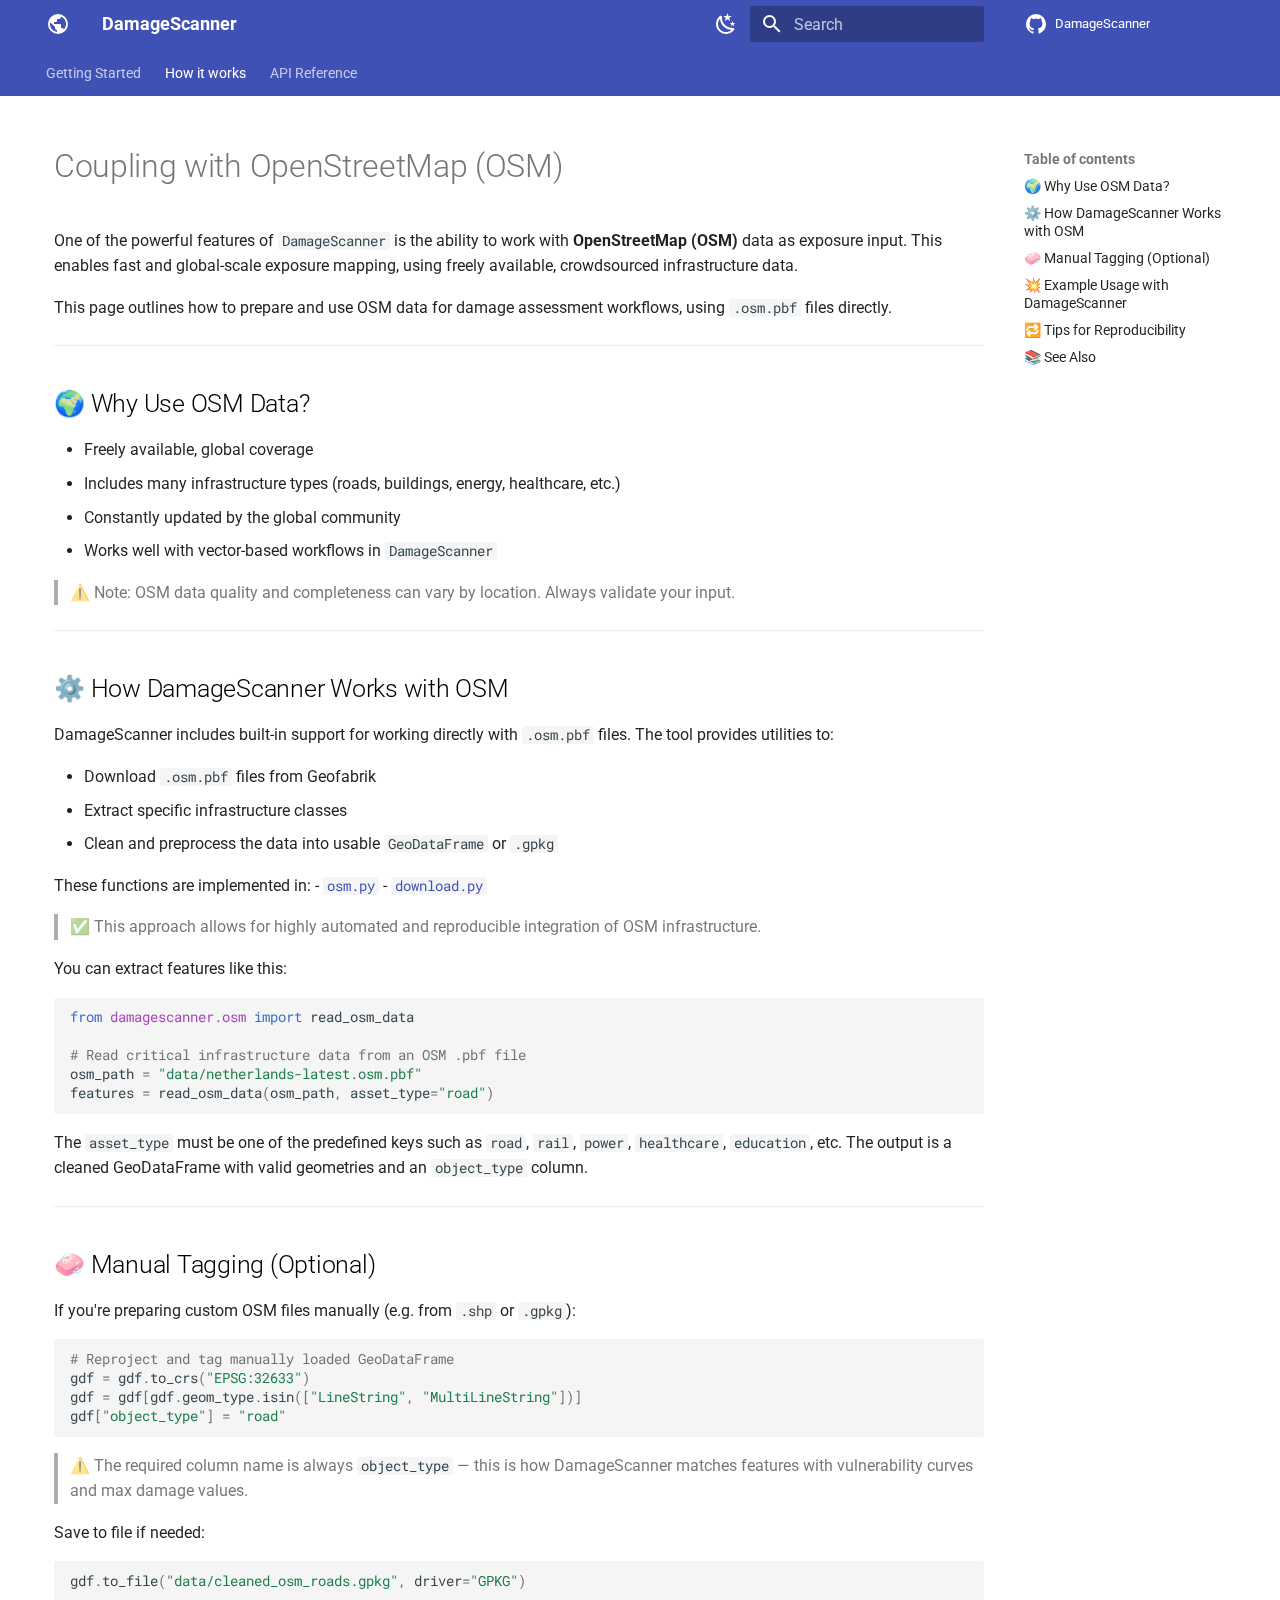
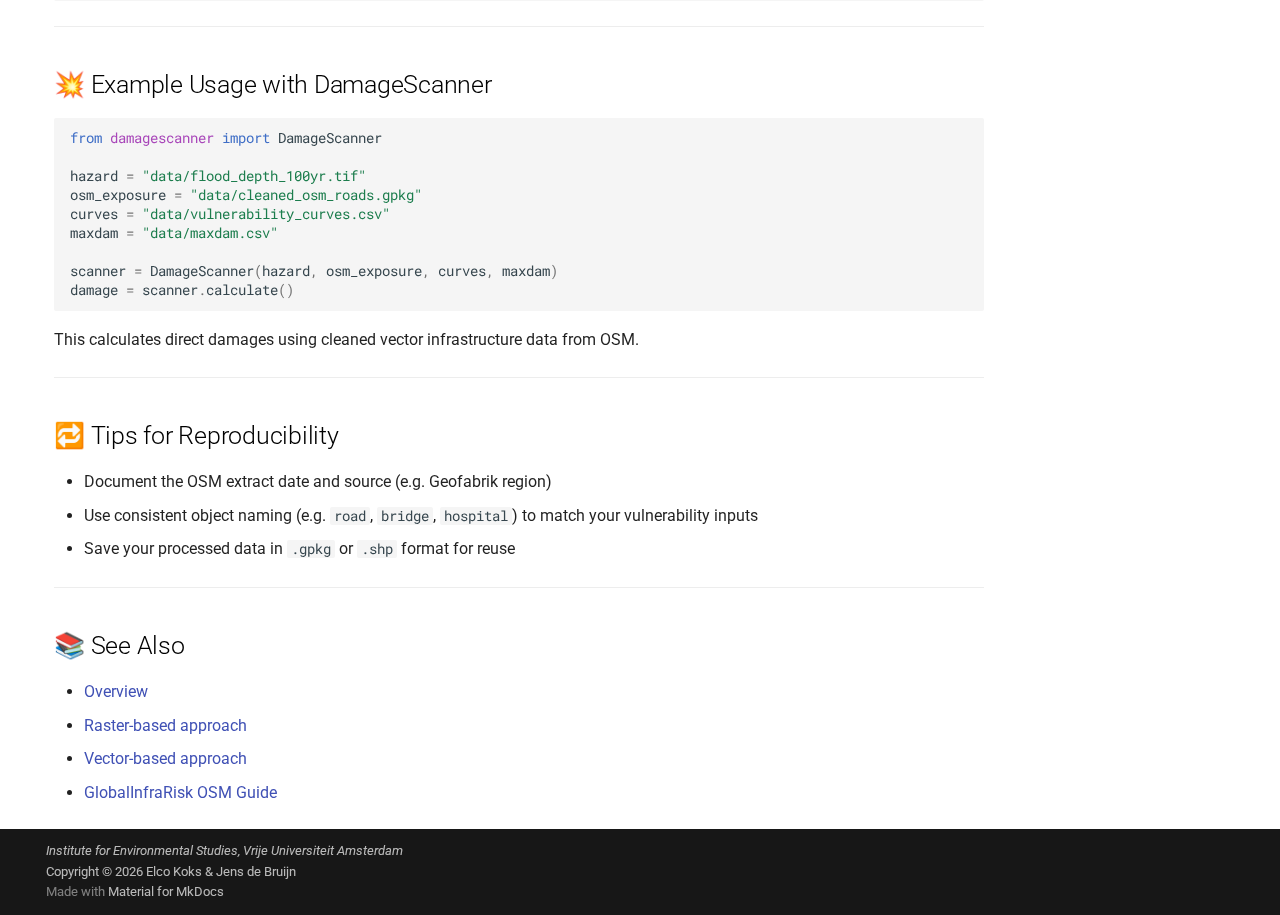
<file: how-to/osm/index.html>
<!doctype html>
<html lang="en" class="no-js">
  <head>
    
      <meta charset="utf-8">
      <meta name="viewport" content="width=device-width,initial-scale=1">
      
        <meta name="description" content="Damage Assessments for Natural Hazards">
      
      
        <meta name="author" content="Elco Koks, Jens de Bruijn">
      
      
      
        <link rel="prev" href="../vector/">
      
      
        <link rel="next" href="../../api/">
      
      
      <link rel="icon" href="../../material/earth-box-plus">
      <meta name="generator" content="mkdocs-1.6.1, mkdocs-material-9.6.9">
    
    
      
        <title>Coupling with OSM - DamageScanner</title>
      
    
    
      <link rel="stylesheet" href="../../assets/stylesheets/main.4af4bdda.min.css">
      
        
        <link rel="stylesheet" href="../../assets/stylesheets/palette.06af60db.min.css">
      
      


    
    
      
    
    
      
        
        
        <link rel="preconnect" href="https://fonts.gstatic.com" crossorigin>
        <link rel="stylesheet" href="https://fonts.googleapis.com/css?family=Roboto:300,300i,400,400i,700,700i%7CRoboto+Mono:400,400i,700,700i&display=fallback">
        <style>:root{--md-text-font:"Roboto";--md-code-font:"Roboto Mono"}</style>
      
    
    
      <link rel="stylesheet" href="../../assets/_mkdocstrings.css">
    
      <link rel="stylesheet" href="../../stylesheets/extra.css">
    
    <script>__md_scope=new URL("../..",location),__md_hash=e=>[...e].reduce(((e,_)=>(e<<5)-e+_.charCodeAt(0)),0),__md_get=(e,_=localStorage,t=__md_scope)=>JSON.parse(_.getItem(t.pathname+"."+e)),__md_set=(e,_,t=localStorage,a=__md_scope)=>{try{t.setItem(a.pathname+"."+e,JSON.stringify(_))}catch(e){}}</script>
    
      

    
    
    
  </head>
  
  
    
    
      
    
    
    
    
    <body dir="ltr" data-md-color-scheme="default" data-md-color-primary="indigo" data-md-color-accent="indigo">
  
    
    <input class="md-toggle" data-md-toggle="drawer" type="checkbox" id="__drawer" autocomplete="off">
    <input class="md-toggle" data-md-toggle="search" type="checkbox" id="__search" autocomplete="off">
    <label class="md-overlay" for="__drawer"></label>
    <div data-md-component="skip">
      
        
        <a href="#coupling-with-openstreetmap-osm" class="md-skip">
          Skip to content
        </a>
      
    </div>
    <div data-md-component="announce">
      
    </div>
    
    
      

<header class="md-header" data-md-component="header">
  <nav class="md-header__inner md-grid" aria-label="Header">
    <a href="../.." title="DamageScanner" class="md-header__button md-logo" aria-label="DamageScanner" data-md-component="logo">
      
  
  <svg xmlns="http://www.w3.org/2000/svg" viewBox="0 0 24 24"><path d="M17.9 17.39c-.26-.8-1.01-1.39-1.9-1.39h-1v-3a1 1 0 0 0-1-1H8v-2h2a1 1 0 0 0 1-1V7h2a2 2 0 0 0 2-2v-.41a7.984 7.984 0 0 1 2.9 12.8M11 19.93c-3.95-.49-7-3.85-7-7.93 0-.62.08-1.22.21-1.79L9 15v1a2 2 0 0 0 2 2m1-16A10 10 0 0 0 2 12a10 10 0 0 0 10 10 10 10 0 0 0 10-10A10 10 0 0 0 12 2"/></svg>

    </a>
    <label class="md-header__button md-icon" for="__drawer">
      
      <svg xmlns="http://www.w3.org/2000/svg" viewBox="0 0 24 24"><path d="M3 6h18v2H3zm0 5h18v2H3zm0 5h18v2H3z"/></svg>
    </label>
    <div class="md-header__title" data-md-component="header-title">
      <div class="md-header__ellipsis">
        <div class="md-header__topic">
          <span class="md-ellipsis">
            DamageScanner
          </span>
        </div>
        <div class="md-header__topic" data-md-component="header-topic">
          <span class="md-ellipsis">
            
              Coupling with OSM
            
          </span>
        </div>
      </div>
    </div>
    
      
        <form class="md-header__option" data-md-component="palette">
  
    
    
    
    <input class="md-option" data-md-color-media="" data-md-color-scheme="default" data-md-color-primary="indigo" data-md-color-accent="indigo"  aria-label="Switch to dark mode"  type="radio" name="__palette" id="__palette_0">
    
      <label class="md-header__button md-icon" title="Switch to dark mode" for="__palette_1" hidden>
        <svg xmlns="http://www.w3.org/2000/svg" viewBox="0 0 24 24"><path d="m17.75 4.09-2.53 1.94.91 3.06-2.63-1.81-2.63 1.81.91-3.06-2.53-1.94L12.44 4l1.06-3 1.06 3zm3.5 6.91-1.64 1.25.59 1.98-1.7-1.17-1.7 1.17.59-1.98L15.75 11l2.06-.05L18.5 9l.69 1.95zm-2.28 4.95c.83-.08 1.72 1.1 1.19 1.85-.32.45-.66.87-1.08 1.27C15.17 23 8.84 23 4.94 19.07c-3.91-3.9-3.91-10.24 0-14.14.4-.4.82-.76 1.27-1.08.75-.53 1.93.36 1.85 1.19-.27 2.86.69 5.83 2.89 8.02a9.96 9.96 0 0 0 8.02 2.89m-1.64 2.02a12.08 12.08 0 0 1-7.8-3.47c-2.17-2.19-3.33-5-3.49-7.82-2.81 3.14-2.7 7.96.31 10.98 3.02 3.01 7.84 3.12 10.98.31"/></svg>
      </label>
    
  
    
    
    
    <input class="md-option" data-md-color-media="" data-md-color-scheme="slate" data-md-color-primary="indigo" data-md-color-accent="indigo"  aria-label="Switch to light mode"  type="radio" name="__palette" id="__palette_1">
    
      <label class="md-header__button md-icon" title="Switch to light mode" for="__palette_0" hidden>
        <svg xmlns="http://www.w3.org/2000/svg" viewBox="0 0 24 24"><path d="M12 7a5 5 0 0 1 5 5 5 5 0 0 1-5 5 5 5 0 0 1-5-5 5 5 0 0 1 5-5m0 2a3 3 0 0 0-3 3 3 3 0 0 0 3 3 3 3 0 0 0 3-3 3 3 0 0 0-3-3m0-7 2.39 3.42C13.65 5.15 12.84 5 12 5s-1.65.15-2.39.42zM3.34 7l4.16-.35A7.2 7.2 0 0 0 5.94 8.5c-.44.74-.69 1.5-.83 2.29zm.02 10 1.76-3.77a7.131 7.131 0 0 0 2.38 4.14zM20.65 7l-1.77 3.79a7.02 7.02 0 0 0-2.38-4.15zm-.01 10-4.14.36c.59-.51 1.12-1.14 1.54-1.86.42-.73.69-1.5.83-2.29zM12 22l-2.41-3.44c.74.27 1.55.44 2.41.44.82 0 1.63-.17 2.37-.44z"/></svg>
      </label>
    
  
</form>
      
    
    
      <script>var palette=__md_get("__palette");if(palette&&palette.color){if("(prefers-color-scheme)"===palette.color.media){var media=matchMedia("(prefers-color-scheme: light)"),input=document.querySelector(media.matches?"[data-md-color-media='(prefers-color-scheme: light)']":"[data-md-color-media='(prefers-color-scheme: dark)']");palette.color.media=input.getAttribute("data-md-color-media"),palette.color.scheme=input.getAttribute("data-md-color-scheme"),palette.color.primary=input.getAttribute("data-md-color-primary"),palette.color.accent=input.getAttribute("data-md-color-accent")}for(var[key,value]of Object.entries(palette.color))document.body.setAttribute("data-md-color-"+key,value)}</script>
    
    
    
      <label class="md-header__button md-icon" for="__search">
        
        <svg xmlns="http://www.w3.org/2000/svg" viewBox="0 0 24 24"><path d="M9.5 3A6.5 6.5 0 0 1 16 9.5c0 1.61-.59 3.09-1.56 4.23l.27.27h.79l5 5-1.5 1.5-5-5v-.79l-.27-.27A6.52 6.52 0 0 1 9.5 16 6.5 6.5 0 0 1 3 9.5 6.5 6.5 0 0 1 9.5 3m0 2C7 5 5 7 5 9.5S7 14 9.5 14 14 12 14 9.5 12 5 9.5 5"/></svg>
      </label>
      <div class="md-search" data-md-component="search" role="dialog">
  <label class="md-search__overlay" for="__search"></label>
  <div class="md-search__inner" role="search">
    <form class="md-search__form" name="search">
      <input type="text" class="md-search__input" name="query" aria-label="Search" placeholder="Search" autocapitalize="off" autocorrect="off" autocomplete="off" spellcheck="false" data-md-component="search-query" required>
      <label class="md-search__icon md-icon" for="__search">
        
        <svg xmlns="http://www.w3.org/2000/svg" viewBox="0 0 24 24"><path d="M9.5 3A6.5 6.5 0 0 1 16 9.5c0 1.61-.59 3.09-1.56 4.23l.27.27h.79l5 5-1.5 1.5-5-5v-.79l-.27-.27A6.52 6.52 0 0 1 9.5 16 6.5 6.5 0 0 1 3 9.5 6.5 6.5 0 0 1 9.5 3m0 2C7 5 5 7 5 9.5S7 14 9.5 14 14 12 14 9.5 12 5 9.5 5"/></svg>
        
        <svg xmlns="http://www.w3.org/2000/svg" viewBox="0 0 24 24"><path d="M20 11v2H8l5.5 5.5-1.42 1.42L4.16 12l7.92-7.92L13.5 5.5 8 11z"/></svg>
      </label>
      <nav class="md-search__options" aria-label="Search">
        
        <button type="reset" class="md-search__icon md-icon" title="Clear" aria-label="Clear" tabindex="-1">
          
          <svg xmlns="http://www.w3.org/2000/svg" viewBox="0 0 24 24"><path d="M19 6.41 17.59 5 12 10.59 6.41 5 5 6.41 10.59 12 5 17.59 6.41 19 12 13.41 17.59 19 19 17.59 13.41 12z"/></svg>
        </button>
      </nav>
      
        <div class="md-search__suggest" data-md-component="search-suggest"></div>
      
    </form>
    <div class="md-search__output">
      <div class="md-search__scrollwrap" tabindex="0" data-md-scrollfix>
        <div class="md-search-result" data-md-component="search-result">
          <div class="md-search-result__meta">
            Initializing search
          </div>
          <ol class="md-search-result__list" role="presentation"></ol>
        </div>
      </div>
    </div>
  </div>
</div>
    
    
      <div class="md-header__source">
        <a href="https://github.com/VU-IVM/DamageScanner" title="Go to repository" class="md-source" data-md-component="source">
  <div class="md-source__icon md-icon">
    
    <svg xmlns="http://www.w3.org/2000/svg" viewBox="0 0 24 24"><path d="M12 2A10 10 0 0 0 2 12c0 4.42 2.87 8.17 6.84 9.5.5.08.66-.23.66-.5v-1.69c-2.77.6-3.36-1.34-3.36-1.34-.46-1.16-1.11-1.47-1.11-1.47-.91-.62.07-.6.07-.6 1 .07 1.53 1.03 1.53 1.03.87 1.52 2.34 1.07 2.91.83.09-.65.35-1.09.63-1.34-2.22-.25-4.55-1.11-4.55-4.92 0-1.11.38-2 1.03-2.71-.1-.25-.45-1.29.1-2.64 0 0 .84-.27 2.75 1.02.79-.22 1.65-.33 2.5-.33s1.71.11 2.5.33c1.91-1.29 2.75-1.02 2.75-1.02.55 1.35.2 2.39.1 2.64.65.71 1.03 1.6 1.03 2.71 0 3.82-2.34 4.66-4.57 4.91.36.31.69.92.69 1.85V21c0 .27.16.59.67.5C19.14 20.16 22 16.42 22 12A10 10 0 0 0 12 2"/></svg>
  </div>
  <div class="md-source__repository">
    DamageScanner
  </div>
</a>
      </div>
    
  </nav>
  
</header>
    
    <div class="md-container" data-md-component="container">
      
      
        
          
            
<nav class="md-tabs" aria-label="Tabs" data-md-component="tabs">
  <div class="md-grid">
    <ul class="md-tabs__list">
      
        
  
  
  
    <li class="md-tabs__item">
      <a href="../.." class="md-tabs__link">
        
  
    
  
  Getting Started

      </a>
    </li>
  

      
        
  
  
    
  
  
    
    
      <li class="md-tabs__item md-tabs__item--active">
        <a href="../overview/" class="md-tabs__link">
          
  
  How it works

        </a>
      </li>
    
  

      
        
  
  
  
    <li class="md-tabs__item">
      <a href="../../api/" class="md-tabs__link">
        
  
    
  
  API Reference

      </a>
    </li>
  

      
    </ul>
  </div>
</nav>
          
        
      
      <main class="md-main" data-md-component="main">
        <div class="md-main__inner md-grid">
          
            
              
              <div class="md-sidebar md-sidebar--primary" data-md-component="sidebar" data-md-type="navigation" >
                <div class="md-sidebar__scrollwrap">
                  <div class="md-sidebar__inner">
                    


  


<nav class="md-nav md-nav--primary md-nav--lifted" aria-label="Navigation" data-md-level="0">
  <label class="md-nav__title" for="__drawer">
    <a href="../.." title="DamageScanner" class="md-nav__button md-logo" aria-label="DamageScanner" data-md-component="logo">
      
  
  <svg xmlns="http://www.w3.org/2000/svg" viewBox="0 0 24 24"><path d="M17.9 17.39c-.26-.8-1.01-1.39-1.9-1.39h-1v-3a1 1 0 0 0-1-1H8v-2h2a1 1 0 0 0 1-1V7h2a2 2 0 0 0 2-2v-.41a7.984 7.984 0 0 1 2.9 12.8M11 19.93c-3.95-.49-7-3.85-7-7.93 0-.62.08-1.22.21-1.79L9 15v1a2 2 0 0 0 2 2m1-16A10 10 0 0 0 2 12a10 10 0 0 0 10 10 10 10 0 0 0 10-10A10 10 0 0 0 12 2"/></svg>

    </a>
    DamageScanner
  </label>
  
    <div class="md-nav__source">
      <a href="https://github.com/VU-IVM/DamageScanner" title="Go to repository" class="md-source" data-md-component="source">
  <div class="md-source__icon md-icon">
    
    <svg xmlns="http://www.w3.org/2000/svg" viewBox="0 0 24 24"><path d="M12 2A10 10 0 0 0 2 12c0 4.42 2.87 8.17 6.84 9.5.5.08.66-.23.66-.5v-1.69c-2.77.6-3.36-1.34-3.36-1.34-.46-1.16-1.11-1.47-1.11-1.47-.91-.62.07-.6.07-.6 1 .07 1.53 1.03 1.53 1.03.87 1.52 2.34 1.07 2.91.83.09-.65.35-1.09.63-1.34-2.22-.25-4.55-1.11-4.55-4.92 0-1.11.38-2 1.03-2.71-.1-.25-.45-1.29.1-2.64 0 0 .84-.27 2.75 1.02.79-.22 1.65-.33 2.5-.33s1.71.11 2.5.33c1.91-1.29 2.75-1.02 2.75-1.02.55 1.35.2 2.39.1 2.64.65.71 1.03 1.6 1.03 2.71 0 3.82-2.34 4.66-4.57 4.91.36.31.69.92.69 1.85V21c0 .27.16.59.67.5C19.14 20.16 22 16.42 22 12A10 10 0 0 0 12 2"/></svg>
  </div>
  <div class="md-source__repository">
    DamageScanner
  </div>
</a>
    </div>
  
  <ul class="md-nav__list" data-md-scrollfix>
    
      
      
  
  
  
  
    <li class="md-nav__item">
      <a href="../.." class="md-nav__link">
        
  
  <span class="md-ellipsis">
    Getting Started
    
  </span>
  

      </a>
    </li>
  

    
      
      
  
  
    
  
  
  
    
    
    
      
        
        
      
      
        
      
    
    
    <li class="md-nav__item md-nav__item--active md-nav__item--section md-nav__item--nested">
      
        
        
        <input class="md-nav__toggle md-toggle " type="checkbox" id="__nav_2" checked>
        
          
          <label class="md-nav__link" for="__nav_2" id="__nav_2_label" tabindex="">
            
  
  <span class="md-ellipsis">
    How it works
    
  </span>
  

            <span class="md-nav__icon md-icon"></span>
          </label>
        
        <nav class="md-nav" data-md-level="1" aria-labelledby="__nav_2_label" aria-expanded="true">
          <label class="md-nav__title" for="__nav_2">
            <span class="md-nav__icon md-icon"></span>
            How it works
          </label>
          <ul class="md-nav__list" data-md-scrollfix>
            
              
                
  
  
  
  
    <li class="md-nav__item">
      <a href="../overview/" class="md-nav__link">
        
  
  <span class="md-ellipsis">
    Overview
    
  </span>
  

      </a>
    </li>
  

              
            
              
                
  
  
  
  
    <li class="md-nav__item">
      <a href="../raster/" class="md-nav__link">
        
  
  <span class="md-ellipsis">
    Raster-based approach
    
  </span>
  

      </a>
    </li>
  

              
            
              
                
  
  
  
  
    <li class="md-nav__item">
      <a href="../vector/" class="md-nav__link">
        
  
  <span class="md-ellipsis">
    Vector-based approach
    
  </span>
  

      </a>
    </li>
  

              
            
              
                
  
  
    
  
  
  
    <li class="md-nav__item md-nav__item--active">
      
      <input class="md-nav__toggle md-toggle" type="checkbox" id="__toc">
      
      
        
      
      
        <label class="md-nav__link md-nav__link--active" for="__toc">
          
  
  <span class="md-ellipsis">
    Coupling with OSM
    
  </span>
  

          <span class="md-nav__icon md-icon"></span>
        </label>
      
      <a href="./" class="md-nav__link md-nav__link--active">
        
  
  <span class="md-ellipsis">
    Coupling with OSM
    
  </span>
  

      </a>
      
        

<nav class="md-nav md-nav--secondary" aria-label="Table of contents">
  
  
  
    
  
  
    <label class="md-nav__title" for="__toc">
      <span class="md-nav__icon md-icon"></span>
      Table of contents
    </label>
    <ul class="md-nav__list" data-md-component="toc" data-md-scrollfix>
      
        <li class="md-nav__item">
  <a href="#why-use-osm-data" class="md-nav__link">
    <span class="md-ellipsis">
      🌍 Why Use OSM Data?
    </span>
  </a>
  
</li>
      
        <li class="md-nav__item">
  <a href="#how-damagescanner-works-with-osm" class="md-nav__link">
    <span class="md-ellipsis">
      ⚙️ How DamageScanner Works with OSM
    </span>
  </a>
  
</li>
      
        <li class="md-nav__item">
  <a href="#manual-tagging-optional" class="md-nav__link">
    <span class="md-ellipsis">
      🧼 Manual Tagging (Optional)
    </span>
  </a>
  
</li>
      
        <li class="md-nav__item">
  <a href="#example-usage-with-damagescanner" class="md-nav__link">
    <span class="md-ellipsis">
      💥 Example Usage with DamageScanner
    </span>
  </a>
  
</li>
      
        <li class="md-nav__item">
  <a href="#tips-for-reproducibility" class="md-nav__link">
    <span class="md-ellipsis">
      🔁 Tips for Reproducibility
    </span>
  </a>
  
</li>
      
        <li class="md-nav__item">
  <a href="#see-also" class="md-nav__link">
    <span class="md-ellipsis">
      📚 See Also
    </span>
  </a>
  
</li>
      
    </ul>
  
</nav>
      
    </li>
  

              
            
          </ul>
        </nav>
      
    </li>
  

    
      
      
  
  
  
  
    <li class="md-nav__item">
      <a href="../../api/" class="md-nav__link">
        
  
  <span class="md-ellipsis">
    API Reference
    
  </span>
  

      </a>
    </li>
  

    
  </ul>
</nav>
                  </div>
                </div>
              </div>
            
            
              
              <div class="md-sidebar md-sidebar--secondary" data-md-component="sidebar" data-md-type="toc" >
                <div class="md-sidebar__scrollwrap">
                  <div class="md-sidebar__inner">
                    

<nav class="md-nav md-nav--secondary" aria-label="Table of contents">
  
  
  
    
  
  
    <label class="md-nav__title" for="__toc">
      <span class="md-nav__icon md-icon"></span>
      Table of contents
    </label>
    <ul class="md-nav__list" data-md-component="toc" data-md-scrollfix>
      
        <li class="md-nav__item">
  <a href="#why-use-osm-data" class="md-nav__link">
    <span class="md-ellipsis">
      🌍 Why Use OSM Data?
    </span>
  </a>
  
</li>
      
        <li class="md-nav__item">
  <a href="#how-damagescanner-works-with-osm" class="md-nav__link">
    <span class="md-ellipsis">
      ⚙️ How DamageScanner Works with OSM
    </span>
  </a>
  
</li>
      
        <li class="md-nav__item">
  <a href="#manual-tagging-optional" class="md-nav__link">
    <span class="md-ellipsis">
      🧼 Manual Tagging (Optional)
    </span>
  </a>
  
</li>
      
        <li class="md-nav__item">
  <a href="#example-usage-with-damagescanner" class="md-nav__link">
    <span class="md-ellipsis">
      💥 Example Usage with DamageScanner
    </span>
  </a>
  
</li>
      
        <li class="md-nav__item">
  <a href="#tips-for-reproducibility" class="md-nav__link">
    <span class="md-ellipsis">
      🔁 Tips for Reproducibility
    </span>
  </a>
  
</li>
      
        <li class="md-nav__item">
  <a href="#see-also" class="md-nav__link">
    <span class="md-ellipsis">
      📚 See Also
    </span>
  </a>
  
</li>
      
    </ul>
  
</nav>
                  </div>
                </div>
              </div>
            
          
          
            <div class="md-content" data-md-component="content">
              <article class="md-content__inner md-typeset">
                
                  


  
  


<h1 id="coupling-with-openstreetmap-osm">Coupling with OpenStreetMap (OSM)</h1>
<p>One of the powerful features of <code>DamageScanner</code> is the ability to work with <strong>OpenStreetMap (OSM)</strong> data as exposure input. This enables fast and global-scale exposure mapping, using freely available, crowdsourced infrastructure data.</p>
<p>This page outlines how to prepare and use OSM data for damage assessment workflows, using <code>.osm.pbf</code> files directly.</p>
<hr />
<h2 id="why-use-osm-data">🌍 Why Use OSM Data?</h2>
<ul>
<li>Freely available, global coverage</li>
<li>Includes many infrastructure types (roads, buildings, energy, healthcare, etc.)</li>
<li>Constantly updated by the global community</li>
<li>Works well with vector-based workflows in <code>DamageScanner</code></li>
</ul>
<blockquote>
<p>⚠️ Note: OSM data quality and completeness can vary by location. Always validate your input.</p>
</blockquote>
<hr />
<h2 id="how-damagescanner-works-with-osm">⚙️ How DamageScanner Works with OSM</h2>
<p>DamageScanner includes built-in support for working directly with <code>.osm.pbf</code> files. The tool provides utilities to:</p>
<ul>
<li>Download <code>.osm.pbf</code> files from Geofabrik</li>
<li>Extract specific infrastructure classes</li>
<li>Clean and preprocess the data into usable <code>GeoDataFrame</code> or <code>.gpkg</code></li>
</ul>
<p>These functions are implemented in:
- <a href="https://github.com/VU-IVM/DamageScanner/blob/installation/src/damagescanner/osm.py"><code>osm.py</code></a>
- <a href="https://github.com/VU-IVM/DamageScanner/blob/installation/src/damagescanner/download.py"><code>download.py</code></a></p>
<blockquote>
<p>✅ This approach allows for highly automated and reproducible integration of OSM infrastructure.</p>
</blockquote>
<p>You can extract features like this:</p>
<div class="language-python highlight"><pre><span></span><code><span id="__span-0-1"><a id="__codelineno-0-1" name="__codelineno-0-1" href="#__codelineno-0-1"></a><span class="kn">from</span> <span class="nn">damagescanner.osm</span> <span class="kn">import</span> <span class="n">read_osm_data</span>
</span><span id="__span-0-2"><a id="__codelineno-0-2" name="__codelineno-0-2" href="#__codelineno-0-2"></a>
</span><span id="__span-0-3"><a id="__codelineno-0-3" name="__codelineno-0-3" href="#__codelineno-0-3"></a><span class="c1"># Read critical infrastructure data from an OSM .pbf file</span>
</span><span id="__span-0-4"><a id="__codelineno-0-4" name="__codelineno-0-4" href="#__codelineno-0-4"></a><span class="n">osm_path</span> <span class="o">=</span> <span class="s2">&quot;data/netherlands-latest.osm.pbf&quot;</span>
</span><span id="__span-0-5"><a id="__codelineno-0-5" name="__codelineno-0-5" href="#__codelineno-0-5"></a><span class="n">features</span> <span class="o">=</span> <span class="n">read_osm_data</span><span class="p">(</span><span class="n">osm_path</span><span class="p">,</span> <span class="n">asset_type</span><span class="o">=</span><span class="s2">&quot;road&quot;</span><span class="p">)</span>
</span></code></pre></div>
<p>The <code>asset_type</code> must be one of the predefined keys such as <code>road</code>, <code>rail</code>, <code>power</code>, <code>healthcare</code>, <code>education</code>, etc. The output is a cleaned GeoDataFrame with valid geometries and an <code>object_type</code> column.</p>
<hr />
<h2 id="manual-tagging-optional">🧼 Manual Tagging (Optional)</h2>
<p>If you're preparing custom OSM files manually (e.g. from <code>.shp</code> or <code>.gpkg</code>):</p>
<div class="language-python highlight"><pre><span></span><code><span id="__span-1-1"><a id="__codelineno-1-1" name="__codelineno-1-1" href="#__codelineno-1-1"></a><span class="c1"># Reproject and tag manually loaded GeoDataFrame</span>
</span><span id="__span-1-2"><a id="__codelineno-1-2" name="__codelineno-1-2" href="#__codelineno-1-2"></a><span class="n">gdf</span> <span class="o">=</span> <span class="n">gdf</span><span class="o">.</span><span class="n">to_crs</span><span class="p">(</span><span class="s2">&quot;EPSG:32633&quot;</span><span class="p">)</span>
</span><span id="__span-1-3"><a id="__codelineno-1-3" name="__codelineno-1-3" href="#__codelineno-1-3"></a><span class="n">gdf</span> <span class="o">=</span> <span class="n">gdf</span><span class="p">[</span><span class="n">gdf</span><span class="o">.</span><span class="n">geom_type</span><span class="o">.</span><span class="n">isin</span><span class="p">([</span><span class="s2">&quot;LineString&quot;</span><span class="p">,</span> <span class="s2">&quot;MultiLineString&quot;</span><span class="p">])]</span>
</span><span id="__span-1-4"><a id="__codelineno-1-4" name="__codelineno-1-4" href="#__codelineno-1-4"></a><span class="n">gdf</span><span class="p">[</span><span class="s2">&quot;object_type&quot;</span><span class="p">]</span> <span class="o">=</span> <span class="s2">&quot;road&quot;</span>
</span></code></pre></div>
<blockquote>
<p>⚠️ The required column name is always <code>object_type</code> — this is how DamageScanner matches features with vulnerability curves and max damage values.</p>
</blockquote>
<p>Save to file if needed:</p>
<div class="language-python highlight"><pre><span></span><code><span id="__span-2-1"><a id="__codelineno-2-1" name="__codelineno-2-1" href="#__codelineno-2-1"></a><span class="n">gdf</span><span class="o">.</span><span class="n">to_file</span><span class="p">(</span><span class="s2">&quot;data/cleaned_osm_roads.gpkg&quot;</span><span class="p">,</span> <span class="n">driver</span><span class="o">=</span><span class="s2">&quot;GPKG&quot;</span><span class="p">)</span>
</span></code></pre></div>
<hr />
<h2 id="example-usage-with-damagescanner">💥 Example Usage with DamageScanner</h2>
<div class="language-python highlight"><pre><span></span><code><span id="__span-3-1"><a id="__codelineno-3-1" name="__codelineno-3-1" href="#__codelineno-3-1"></a><span class="kn">from</span> <span class="nn">damagescanner</span> <span class="kn">import</span> <span class="n">DamageScanner</span>
</span><span id="__span-3-2"><a id="__codelineno-3-2" name="__codelineno-3-2" href="#__codelineno-3-2"></a>
</span><span id="__span-3-3"><a id="__codelineno-3-3" name="__codelineno-3-3" href="#__codelineno-3-3"></a><span class="n">hazard</span> <span class="o">=</span> <span class="s2">&quot;data/flood_depth_100yr.tif&quot;</span>
</span><span id="__span-3-4"><a id="__codelineno-3-4" name="__codelineno-3-4" href="#__codelineno-3-4"></a><span class="n">osm_exposure</span> <span class="o">=</span> <span class="s2">&quot;data/cleaned_osm_roads.gpkg&quot;</span>
</span><span id="__span-3-5"><a id="__codelineno-3-5" name="__codelineno-3-5" href="#__codelineno-3-5"></a><span class="n">curves</span> <span class="o">=</span> <span class="s2">&quot;data/vulnerability_curves.csv&quot;</span>
</span><span id="__span-3-6"><a id="__codelineno-3-6" name="__codelineno-3-6" href="#__codelineno-3-6"></a><span class="n">maxdam</span> <span class="o">=</span> <span class="s2">&quot;data/maxdam.csv&quot;</span>
</span><span id="__span-3-7"><a id="__codelineno-3-7" name="__codelineno-3-7" href="#__codelineno-3-7"></a>
</span><span id="__span-3-8"><a id="__codelineno-3-8" name="__codelineno-3-8" href="#__codelineno-3-8"></a><span class="n">scanner</span> <span class="o">=</span> <span class="n">DamageScanner</span><span class="p">(</span><span class="n">hazard</span><span class="p">,</span> <span class="n">osm_exposure</span><span class="p">,</span> <span class="n">curves</span><span class="p">,</span> <span class="n">maxdam</span><span class="p">)</span>
</span><span id="__span-3-9"><a id="__codelineno-3-9" name="__codelineno-3-9" href="#__codelineno-3-9"></a><span class="n">damage</span> <span class="o">=</span> <span class="n">scanner</span><span class="o">.</span><span class="n">calculate</span><span class="p">()</span>
</span></code></pre></div>
<p>This calculates direct damages using cleaned vector infrastructure data from OSM.</p>
<hr />
<h2 id="tips-for-reproducibility">🔁 Tips for Reproducibility</h2>
<ul>
<li>Document the OSM extract date and source (e.g. Geofabrik region)</li>
<li>Use consistent object naming (e.g. <code>road</code>, <code>bridge</code>, <code>hospital</code>) to match your vulnerability inputs</li>
<li>Save your processed data in <code>.gpkg</code> or <code>.shp</code> format for reuse</li>
</ul>
<hr />
<h2 id="see-also">📚 See Also</h2>
<ul>
<li><a href="../overview/">Overview</a></li>
<li><a href="../raster/">Raster-based approach</a></li>
<li><a href="../vector/">Vector-based approach</a></li>
<li><a href="https://vu-ivm.github.io/GlobalInfraRisk/howto/using_osm.html">GlobalInfraRisk OSM Guide</a></li>
</ul>












                
              </article>
            </div>
          
          
<script>var target=document.getElementById(location.hash.slice(1));target&&target.name&&(target.checked=target.name.startsWith("__tabbed_"))</script>
        </div>
        
          <button type="button" class="md-top md-icon" data-md-component="top" hidden>
  
  <svg xmlns="http://www.w3.org/2000/svg" viewBox="0 0 24 24"><path d="M13 20h-2V8l-5.5 5.5-1.42-1.42L12 4.16l7.92 7.92-1.42 1.42L13 8z"/></svg>
  Back to top
</button>
        
      </main>
      
        <footer class="md-footer">
  
  <div class="md-footer-meta md-typeset">
    <div class="md-footer-meta__inner md-grid">
      <div class="md-copyright">
  
    <div class="md-copyright__highlight">
      <span> <i> Institute for Environmental Studies, Vrije Universiteit Amsterdam </i> <br> Copyright &copy; <script>document.write(new Date().getFullYear())</script> Elco Koks & Jens de Bruijn </span>
    </div>
  
  
    Made with
    <a href="https://squidfunk.github.io/mkdocs-material/" target="_blank" rel="noopener">
      Material for MkDocs
    </a>
  
</div>
      
    </div>
  </div>
</footer>
      
    </div>
    <div class="md-dialog" data-md-component="dialog">
      <div class="md-dialog__inner md-typeset"></div>
    </div>
    
    
    <script id="__config" type="application/json">{"base": "../..", "features": ["navigation.sections", "navigation.tabs", "navigation.expand", "navigation.top", "search.suggest", "search.highlight"], "search": "../../assets/javascripts/workers/search.f8cc74c7.min.js", "translations": {"clipboard.copied": "Copied to clipboard", "clipboard.copy": "Copy to clipboard", "search.result.more.one": "1 more on this page", "search.result.more.other": "# more on this page", "search.result.none": "No matching documents", "search.result.one": "1 matching document", "search.result.other": "# matching documents", "search.result.placeholder": "Type to start searching", "search.result.term.missing": "Missing", "select.version": "Select version"}}</script>
    
    
      <script src="../../assets/javascripts/bundle.c8b220af.min.js"></script>
      
        <script src="../../javascripts/set-body-class.js"></script>
      
    
  </body>
</html>
</file>
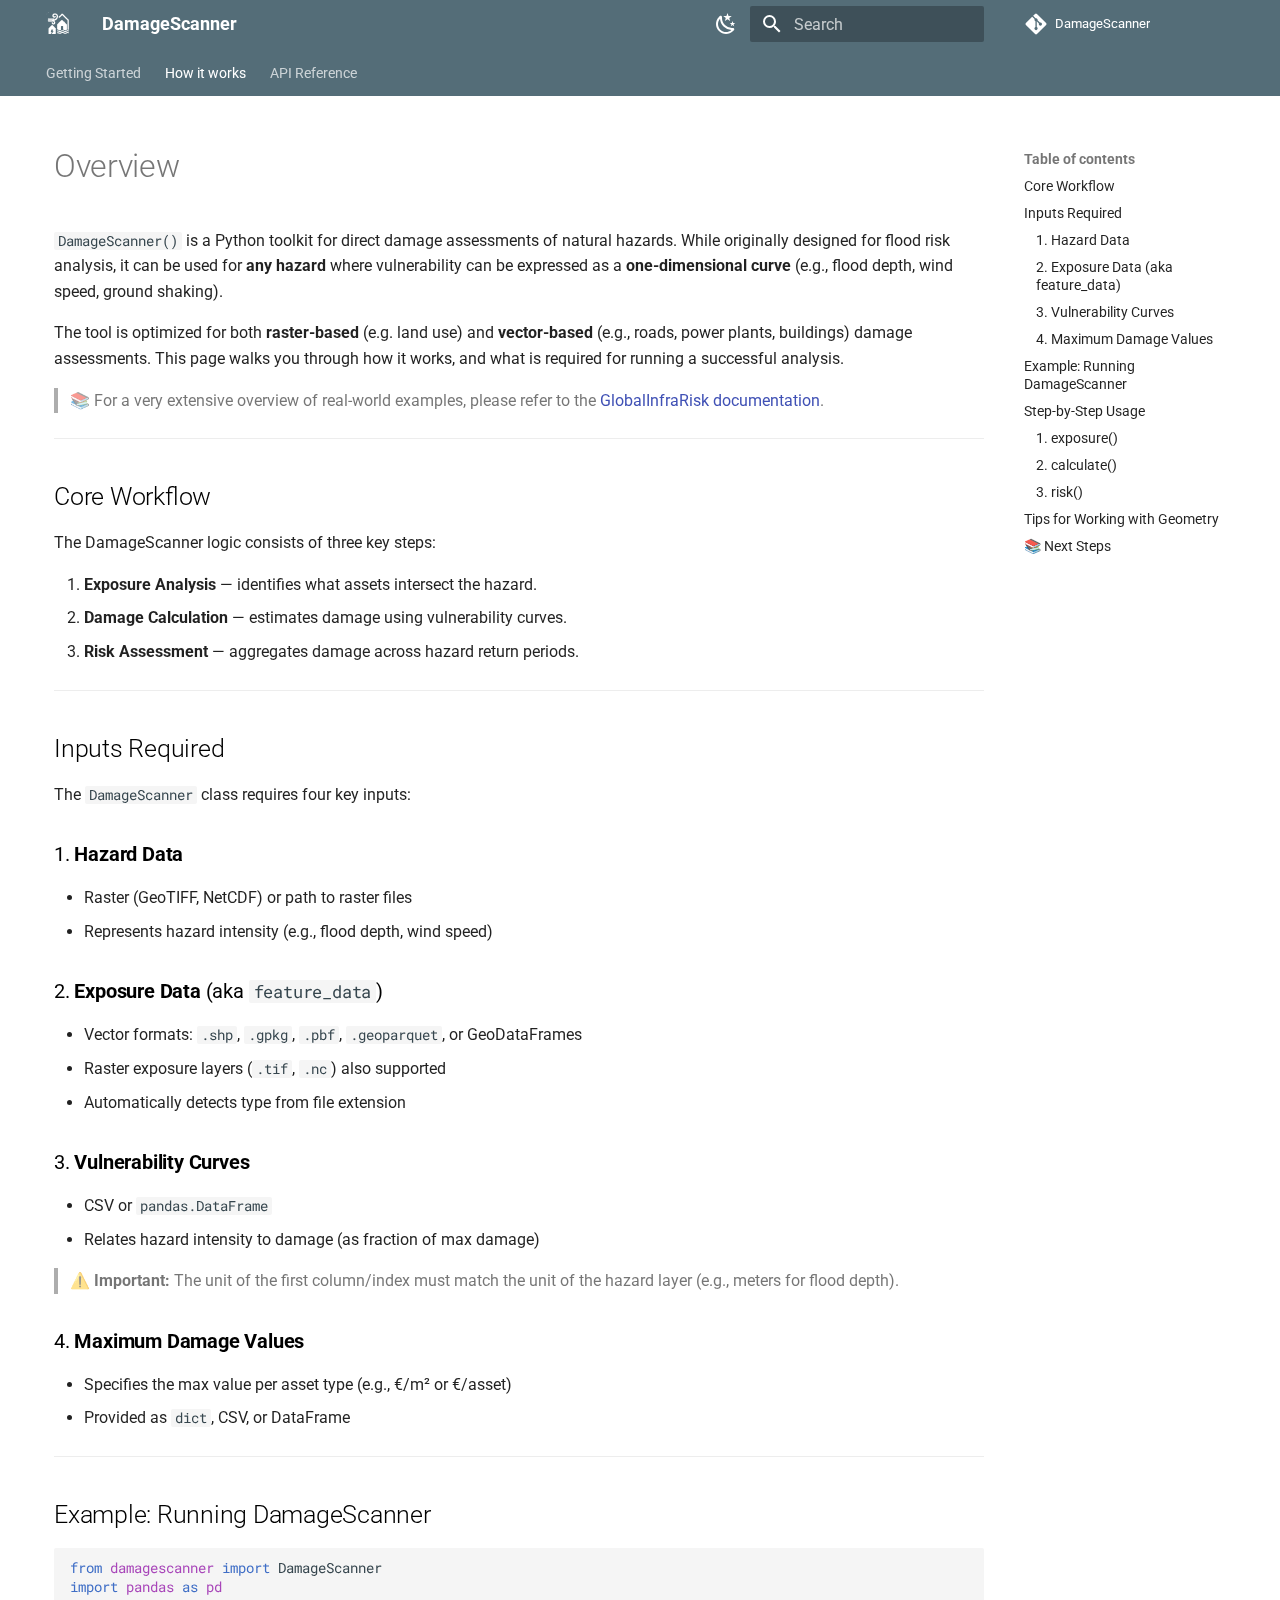
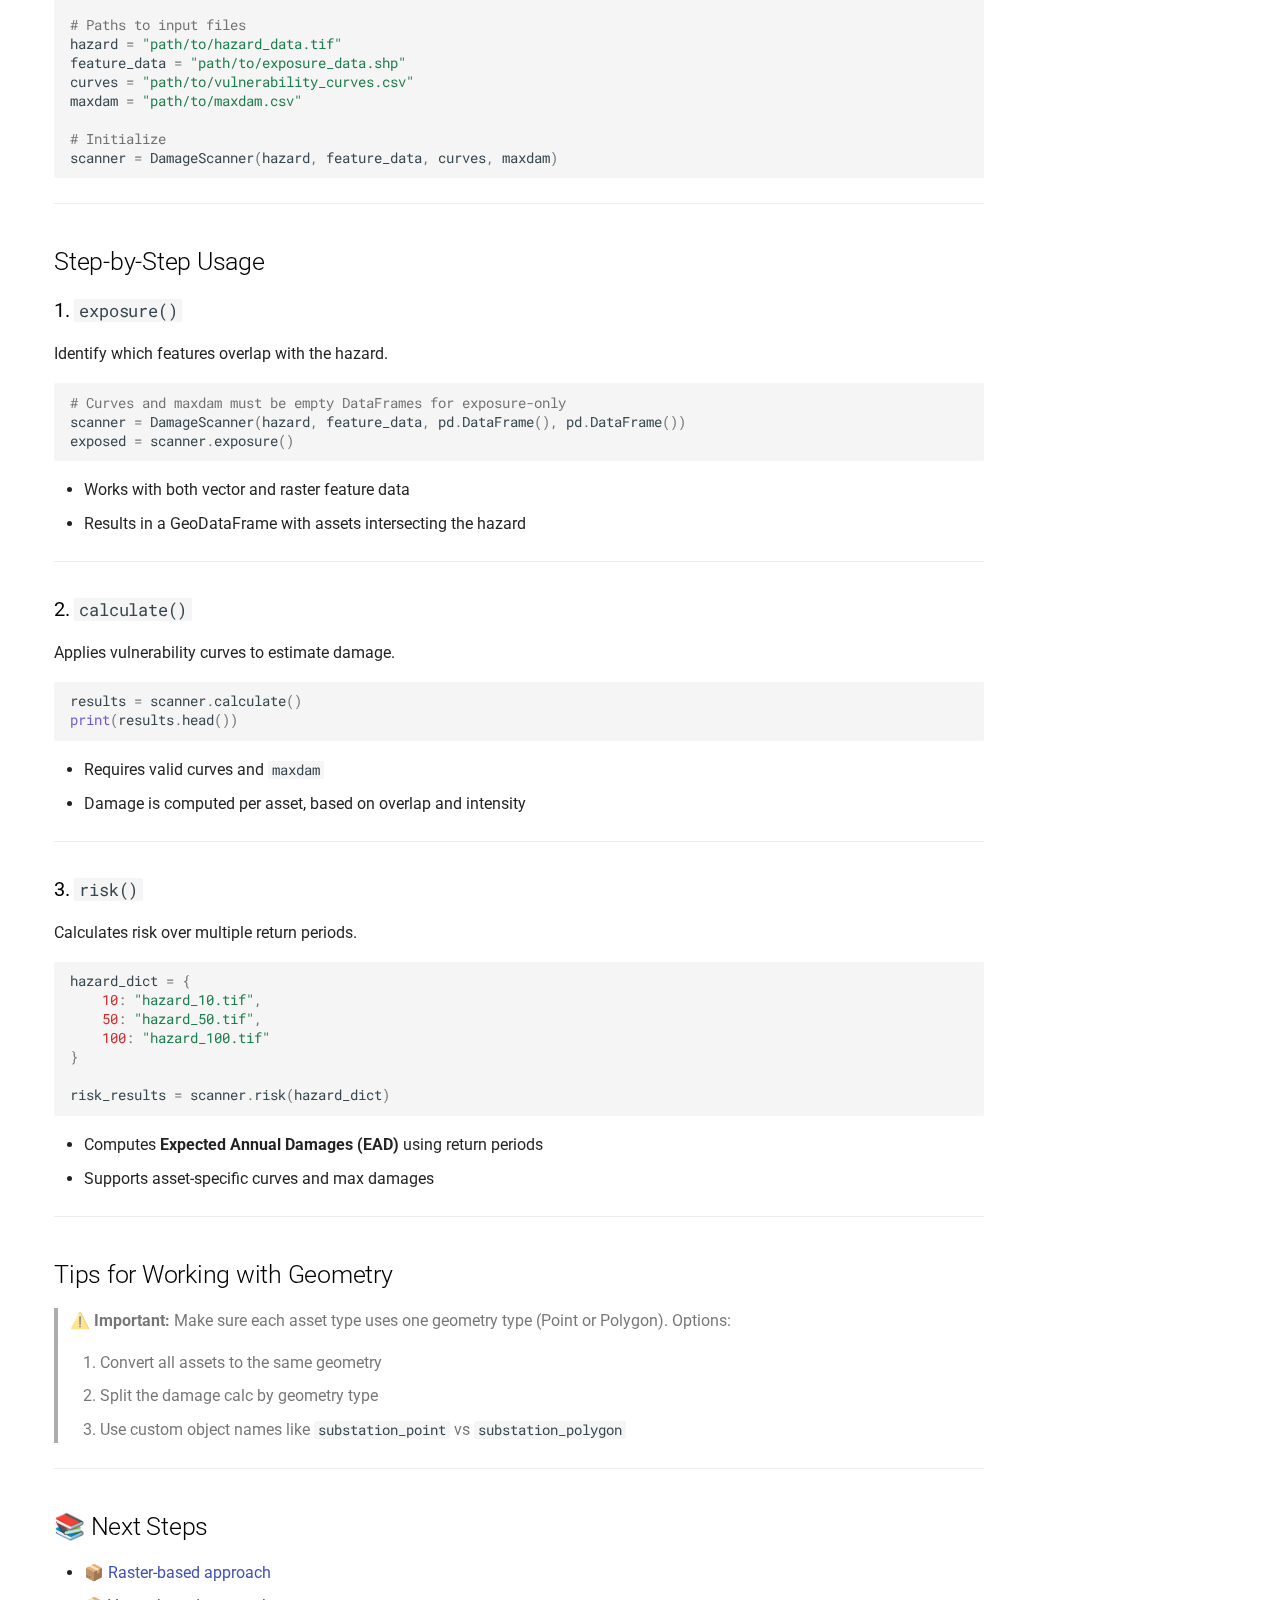
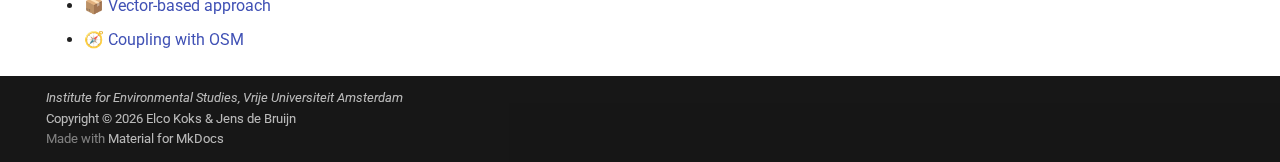
<file: how-to/overview/index.html>
<!doctype html>
<html lang="en" class="no-js">
  <head>
    
      <meta charset="utf-8">
      <meta name="viewport" content="width=device-width,initial-scale=1">
      
        <meta name="description" content="Damage Assessments for Natural Hazards">
      
      
        <meta name="author" content="Elco Koks, Jens de Bruijn">
      
      
      
        <link rel="prev" href="../..">
      
      
        <link rel="next" href="../raster/">
      
      
      <link rel="icon" href="../../assets/images/favicon.png">
      <meta name="generator" content="mkdocs-1.6.1, mkdocs-material-9.6.9">
    
    
      
        <title>Overview - DamageScanner</title>
      
    
    
      <link rel="stylesheet" href="../../assets/stylesheets/main.4af4bdda.min.css">
      
        
        <link rel="stylesheet" href="../../assets/stylesheets/palette.06af60db.min.css">
      
      


    
    
      
    
    
      
        
        
        <link rel="preconnect" href="https://fonts.gstatic.com" crossorigin>
        <link rel="stylesheet" href="https://fonts.googleapis.com/css?family=Roboto:300,300i,400,400i,700,700i%7CRoboto+Mono:400,400i,700,700i&display=fallback">
        <style>:root{--md-text-font:"Roboto";--md-code-font:"Roboto Mono"}</style>
      
    
    
      <link rel="stylesheet" href="../../assets/_mkdocstrings.css">
    
      <link rel="stylesheet" href="../../stylesheets/extra.css">
    
    <script>__md_scope=new URL("../..",location),__md_hash=e=>[...e].reduce(((e,_)=>(e<<5)-e+_.charCodeAt(0)),0),__md_get=(e,_=localStorage,t=__md_scope)=>JSON.parse(_.getItem(t.pathname+"."+e)),__md_set=(e,_,t=localStorage,a=__md_scope)=>{try{t.setItem(a.pathname+"."+e,JSON.stringify(_))}catch(e){}}</script>
    
      

    
    
    
  </head>
  
  
    
    
      
    
    
    
    
    <body dir="ltr" data-md-color-scheme="default" data-md-color-primary="blue-grey" data-md-color-accent="blue-grey">
  
    
    <input class="md-toggle" data-md-toggle="drawer" type="checkbox" id="__drawer" autocomplete="off">
    <input class="md-toggle" data-md-toggle="search" type="checkbox" id="__search" autocomplete="off">
    <label class="md-overlay" for="__drawer"></label>
    <div data-md-component="skip">
      
        
        <a href="#overview" class="md-skip">
          Skip to content
        </a>
      
    </div>
    <div data-md-component="announce">
      
    </div>
    
    
      

<header class="md-header" data-md-component="header">
  <nav class="md-header__inner md-grid" aria-label="Header">
    <a href="../.." title="DamageScanner" class="md-header__button md-logo" aria-label="DamageScanner" data-md-component="logo">
      
  <img src="../../images/logo-icon.svg" alt="logo">

    </a>
    <label class="md-header__button md-icon" for="__drawer">
      
      <svg xmlns="http://www.w3.org/2000/svg" viewBox="0 0 24 24"><path d="M3 6h18v2H3zm0 5h18v2H3zm0 5h18v2H3z"/></svg>
    </label>
    <div class="md-header__title" data-md-component="header-title">
      <div class="md-header__ellipsis">
        <div class="md-header__topic">
          <span class="md-ellipsis">
            DamageScanner
          </span>
        </div>
        <div class="md-header__topic" data-md-component="header-topic">
          <span class="md-ellipsis">
            
              Overview
            
          </span>
        </div>
      </div>
    </div>
    
      
        <form class="md-header__option" data-md-component="palette">
  
    
    
    
    <input class="md-option" data-md-color-media="" data-md-color-scheme="default" data-md-color-primary="blue-grey" data-md-color-accent="blue-grey"  aria-label="Switch to dark mode"  type="radio" name="__palette" id="__palette_0">
    
      <label class="md-header__button md-icon" title="Switch to dark mode" for="__palette_1" hidden>
        <svg xmlns="http://www.w3.org/2000/svg" viewBox="0 0 24 24"><path d="m17.75 4.09-2.53 1.94.91 3.06-2.63-1.81-2.63 1.81.91-3.06-2.53-1.94L12.44 4l1.06-3 1.06 3zm3.5 6.91-1.64 1.25.59 1.98-1.7-1.17-1.7 1.17.59-1.98L15.75 11l2.06-.05L18.5 9l.69 1.95zm-2.28 4.95c.83-.08 1.72 1.1 1.19 1.85-.32.45-.66.87-1.08 1.27C15.17 23 8.84 23 4.94 19.07c-3.91-3.9-3.91-10.24 0-14.14.4-.4.82-.76 1.27-1.08.75-.53 1.93.36 1.85 1.19-.27 2.86.69 5.83 2.89 8.02a9.96 9.96 0 0 0 8.02 2.89m-1.64 2.02a12.08 12.08 0 0 1-7.8-3.47c-2.17-2.19-3.33-5-3.49-7.82-2.81 3.14-2.7 7.96.31 10.98 3.02 3.01 7.84 3.12 10.98.31"/></svg>
      </label>
    
  
    
    
    
    <input class="md-option" data-md-color-media="" data-md-color-scheme="slate" data-md-color-primary="blue-grey" data-md-color-accent="blue-grey"  aria-label="Switch to light mode"  type="radio" name="__palette" id="__palette_1">
    
      <label class="md-header__button md-icon" title="Switch to light mode" for="__palette_0" hidden>
        <svg xmlns="http://www.w3.org/2000/svg" viewBox="0 0 24 24"><path d="M12 7a5 5 0 0 1 5 5 5 5 0 0 1-5 5 5 5 0 0 1-5-5 5 5 0 0 1 5-5m0 2a3 3 0 0 0-3 3 3 3 0 0 0 3 3 3 3 0 0 0 3-3 3 3 0 0 0-3-3m0-7 2.39 3.42C13.65 5.15 12.84 5 12 5s-1.65.15-2.39.42zM3.34 7l4.16-.35A7.2 7.2 0 0 0 5.94 8.5c-.44.74-.69 1.5-.83 2.29zm.02 10 1.76-3.77a7.131 7.131 0 0 0 2.38 4.14zM20.65 7l-1.77 3.79a7.02 7.02 0 0 0-2.38-4.15zm-.01 10-4.14.36c.59-.51 1.12-1.14 1.54-1.86.42-.73.69-1.5.83-2.29zM12 22l-2.41-3.44c.74.27 1.55.44 2.41.44.82 0 1.63-.17 2.37-.44z"/></svg>
      </label>
    
  
</form>
      
    
    
      <script>var palette=__md_get("__palette");if(palette&&palette.color){if("(prefers-color-scheme)"===palette.color.media){var media=matchMedia("(prefers-color-scheme: light)"),input=document.querySelector(media.matches?"[data-md-color-media='(prefers-color-scheme: light)']":"[data-md-color-media='(prefers-color-scheme: dark)']");palette.color.media=input.getAttribute("data-md-color-media"),palette.color.scheme=input.getAttribute("data-md-color-scheme"),palette.color.primary=input.getAttribute("data-md-color-primary"),palette.color.accent=input.getAttribute("data-md-color-accent")}for(var[key,value]of Object.entries(palette.color))document.body.setAttribute("data-md-color-"+key,value)}</script>
    
    
    
      <label class="md-header__button md-icon" for="__search">
        
        <svg xmlns="http://www.w3.org/2000/svg" viewBox="0 0 24 24"><path d="M9.5 3A6.5 6.5 0 0 1 16 9.5c0 1.61-.59 3.09-1.56 4.23l.27.27h.79l5 5-1.5 1.5-5-5v-.79l-.27-.27A6.52 6.52 0 0 1 9.5 16 6.5 6.5 0 0 1 3 9.5 6.5 6.5 0 0 1 9.5 3m0 2C7 5 5 7 5 9.5S7 14 9.5 14 14 12 14 9.5 12 5 9.5 5"/></svg>
      </label>
      <div class="md-search" data-md-component="search" role="dialog">
  <label class="md-search__overlay" for="__search"></label>
  <div class="md-search__inner" role="search">
    <form class="md-search__form" name="search">
      <input type="text" class="md-search__input" name="query" aria-label="Search" placeholder="Search" autocapitalize="off" autocorrect="off" autocomplete="off" spellcheck="false" data-md-component="search-query" required>
      <label class="md-search__icon md-icon" for="__search">
        
        <svg xmlns="http://www.w3.org/2000/svg" viewBox="0 0 24 24"><path d="M9.5 3A6.5 6.5 0 0 1 16 9.5c0 1.61-.59 3.09-1.56 4.23l.27.27h.79l5 5-1.5 1.5-5-5v-.79l-.27-.27A6.52 6.52 0 0 1 9.5 16 6.5 6.5 0 0 1 3 9.5 6.5 6.5 0 0 1 9.5 3m0 2C7 5 5 7 5 9.5S7 14 9.5 14 14 12 14 9.5 12 5 9.5 5"/></svg>
        
        <svg xmlns="http://www.w3.org/2000/svg" viewBox="0 0 24 24"><path d="M20 11v2H8l5.5 5.5-1.42 1.42L4.16 12l7.92-7.92L13.5 5.5 8 11z"/></svg>
      </label>
      <nav class="md-search__options" aria-label="Search">
        
        <button type="reset" class="md-search__icon md-icon" title="Clear" aria-label="Clear" tabindex="-1">
          
          <svg xmlns="http://www.w3.org/2000/svg" viewBox="0 0 24 24"><path d="M19 6.41 17.59 5 12 10.59 6.41 5 5 6.41 10.59 12 5 17.59 6.41 19 12 13.41 17.59 19 19 17.59 13.41 12z"/></svg>
        </button>
      </nav>
      
        <div class="md-search__suggest" data-md-component="search-suggest"></div>
      
    </form>
    <div class="md-search__output">
      <div class="md-search__scrollwrap" tabindex="0" data-md-scrollfix>
        <div class="md-search-result" data-md-component="search-result">
          <div class="md-search-result__meta">
            Initializing search
          </div>
          <ol class="md-search-result__list" role="presentation"></ol>
        </div>
      </div>
    </div>
  </div>
</div>
    
    
      <div class="md-header__source">
        <a href="https://github.com/VU-IVM/DamageScanner" title="Go to repository" class="md-source" data-md-component="source">
  <div class="md-source__icon md-icon">
    
    <svg xmlns="http://www.w3.org/2000/svg" viewBox="0 0 448 512"><!--! Font Awesome Free 6.7.2 by @fontawesome - https://fontawesome.com License - https://fontawesome.com/license/free (Icons: CC BY 4.0, Fonts: SIL OFL 1.1, Code: MIT License) Copyright 2024 Fonticons, Inc.--><path d="M439.55 236.05 244 40.45a28.87 28.87 0 0 0-40.81 0l-40.66 40.63 51.52 51.52c27.06-9.14 52.68 16.77 43.39 43.68l49.66 49.66c34.23-11.8 61.18 31 35.47 56.69-26.49 26.49-70.21-2.87-56-37.34L240.22 199v121.85c25.3 12.54 22.26 41.85 9.08 55a34.34 34.34 0 0 1-48.55 0c-17.57-17.6-11.07-46.91 11.25-56v-123c-20.8-8.51-24.6-30.74-18.64-45L142.57 101 8.45 235.14a28.86 28.86 0 0 0 0 40.81l195.61 195.6a28.86 28.86 0 0 0 40.8 0l194.69-194.69a28.86 28.86 0 0 0 0-40.81"/></svg>
  </div>
  <div class="md-source__repository">
    DamageScanner
  </div>
</a>
      </div>
    
  </nav>
  
</header>
    
    <div class="md-container" data-md-component="container">
      
      
        
          
            
<nav class="md-tabs" aria-label="Tabs" data-md-component="tabs">
  <div class="md-grid">
    <ul class="md-tabs__list">
      
        
  
  
  
    <li class="md-tabs__item">
      <a href="../.." class="md-tabs__link">
        
  
    
  
  Getting Started

      </a>
    </li>
  

      
        
  
  
    
  
  
    
    
      <li class="md-tabs__item md-tabs__item--active">
        <a href="./" class="md-tabs__link">
          
  
  How it works

        </a>
      </li>
    
  

      
        
  
  
  
    <li class="md-tabs__item">
      <a href="../../api/" class="md-tabs__link">
        
  
    
  
  API Reference

      </a>
    </li>
  

      
    </ul>
  </div>
</nav>
          
        
      
      <main class="md-main" data-md-component="main">
        <div class="md-main__inner md-grid">
          
            
              
              <div class="md-sidebar md-sidebar--primary" data-md-component="sidebar" data-md-type="navigation" >
                <div class="md-sidebar__scrollwrap">
                  <div class="md-sidebar__inner">
                    


  


<nav class="md-nav md-nav--primary md-nav--lifted" aria-label="Navigation" data-md-level="0">
  <label class="md-nav__title" for="__drawer">
    <a href="../.." title="DamageScanner" class="md-nav__button md-logo" aria-label="DamageScanner" data-md-component="logo">
      
  <img src="../../images/logo-icon.svg" alt="logo">

    </a>
    DamageScanner
  </label>
  
    <div class="md-nav__source">
      <a href="https://github.com/VU-IVM/DamageScanner" title="Go to repository" class="md-source" data-md-component="source">
  <div class="md-source__icon md-icon">
    
    <svg xmlns="http://www.w3.org/2000/svg" viewBox="0 0 448 512"><!--! Font Awesome Free 6.7.2 by @fontawesome - https://fontawesome.com License - https://fontawesome.com/license/free (Icons: CC BY 4.0, Fonts: SIL OFL 1.1, Code: MIT License) Copyright 2024 Fonticons, Inc.--><path d="M439.55 236.05 244 40.45a28.87 28.87 0 0 0-40.81 0l-40.66 40.63 51.52 51.52c27.06-9.14 52.68 16.77 43.39 43.68l49.66 49.66c34.23-11.8 61.18 31 35.47 56.69-26.49 26.49-70.21-2.87-56-37.34L240.22 199v121.85c25.3 12.54 22.26 41.85 9.08 55a34.34 34.34 0 0 1-48.55 0c-17.57-17.6-11.07-46.91 11.25-56v-123c-20.8-8.51-24.6-30.74-18.64-45L142.57 101 8.45 235.14a28.86 28.86 0 0 0 0 40.81l195.61 195.6a28.86 28.86 0 0 0 40.8 0l194.69-194.69a28.86 28.86 0 0 0 0-40.81"/></svg>
  </div>
  <div class="md-source__repository">
    DamageScanner
  </div>
</a>
    </div>
  
  <ul class="md-nav__list" data-md-scrollfix>
    
      
      
  
  
  
  
    <li class="md-nav__item">
      <a href="../.." class="md-nav__link">
        
  
  <span class="md-ellipsis">
    Getting Started
    
  </span>
  

      </a>
    </li>
  

    
      
      
  
  
    
  
  
  
    
    
    
      
        
        
      
      
        
      
    
    
    <li class="md-nav__item md-nav__item--active md-nav__item--section md-nav__item--nested">
      
        
        
        <input class="md-nav__toggle md-toggle " type="checkbox" id="__nav_2" checked>
        
          
          <label class="md-nav__link" for="__nav_2" id="__nav_2_label" tabindex="">
            
  
  <span class="md-ellipsis">
    How it works
    
  </span>
  

            <span class="md-nav__icon md-icon"></span>
          </label>
        
        <nav class="md-nav" data-md-level="1" aria-labelledby="__nav_2_label" aria-expanded="true">
          <label class="md-nav__title" for="__nav_2">
            <span class="md-nav__icon md-icon"></span>
            How it works
          </label>
          <ul class="md-nav__list" data-md-scrollfix>
            
              
                
  
  
    
  
  
  
    <li class="md-nav__item md-nav__item--active">
      
      <input class="md-nav__toggle md-toggle" type="checkbox" id="__toc">
      
      
        
      
      
        <label class="md-nav__link md-nav__link--active" for="__toc">
          
  
  <span class="md-ellipsis">
    Overview
    
  </span>
  

          <span class="md-nav__icon md-icon"></span>
        </label>
      
      <a href="./" class="md-nav__link md-nav__link--active">
        
  
  <span class="md-ellipsis">
    Overview
    
  </span>
  

      </a>
      
        

<nav class="md-nav md-nav--secondary" aria-label="Table of contents">
  
  
  
    
  
  
    <label class="md-nav__title" for="__toc">
      <span class="md-nav__icon md-icon"></span>
      Table of contents
    </label>
    <ul class="md-nav__list" data-md-component="toc" data-md-scrollfix>
      
        <li class="md-nav__item">
  <a href="#core-workflow" class="md-nav__link">
    <span class="md-ellipsis">
      Core Workflow
    </span>
  </a>
  
</li>
      
        <li class="md-nav__item">
  <a href="#inputs-required" class="md-nav__link">
    <span class="md-ellipsis">
      Inputs Required
    </span>
  </a>
  
    <nav class="md-nav" aria-label="Inputs Required">
      <ul class="md-nav__list">
        
          <li class="md-nav__item">
  <a href="#1-hazard-data" class="md-nav__link">
    <span class="md-ellipsis">
      1. Hazard Data
    </span>
  </a>
  
</li>
        
          <li class="md-nav__item">
  <a href="#2-exposure-data-aka-feature_data" class="md-nav__link">
    <span class="md-ellipsis">
      2. Exposure Data (aka feature_data)
    </span>
  </a>
  
</li>
        
          <li class="md-nav__item">
  <a href="#3-vulnerability-curves" class="md-nav__link">
    <span class="md-ellipsis">
      3. Vulnerability Curves
    </span>
  </a>
  
</li>
        
          <li class="md-nav__item">
  <a href="#4-maximum-damage-values" class="md-nav__link">
    <span class="md-ellipsis">
      4. Maximum Damage Values
    </span>
  </a>
  
</li>
        
      </ul>
    </nav>
  
</li>
      
        <li class="md-nav__item">
  <a href="#example-running-damagescanner" class="md-nav__link">
    <span class="md-ellipsis">
      Example: Running DamageScanner
    </span>
  </a>
  
</li>
      
        <li class="md-nav__item">
  <a href="#step-by-step-usage" class="md-nav__link">
    <span class="md-ellipsis">
      Step-by-Step Usage
    </span>
  </a>
  
    <nav class="md-nav" aria-label="Step-by-Step Usage">
      <ul class="md-nav__list">
        
          <li class="md-nav__item">
  <a href="#1-exposure" class="md-nav__link">
    <span class="md-ellipsis">
      1. exposure()
    </span>
  </a>
  
</li>
        
          <li class="md-nav__item">
  <a href="#2-calculate" class="md-nav__link">
    <span class="md-ellipsis">
      2. calculate()
    </span>
  </a>
  
</li>
        
          <li class="md-nav__item">
  <a href="#3-risk" class="md-nav__link">
    <span class="md-ellipsis">
      3. risk()
    </span>
  </a>
  
</li>
        
      </ul>
    </nav>
  
</li>
      
        <li class="md-nav__item">
  <a href="#tips-for-working-with-geometry" class="md-nav__link">
    <span class="md-ellipsis">
      Tips for Working with Geometry
    </span>
  </a>
  
</li>
      
        <li class="md-nav__item">
  <a href="#next-steps" class="md-nav__link">
    <span class="md-ellipsis">
      📚 Next Steps
    </span>
  </a>
  
</li>
      
    </ul>
  
</nav>
      
    </li>
  

              
            
              
                
  
  
  
  
    <li class="md-nav__item">
      <a href="../raster/" class="md-nav__link">
        
  
  <span class="md-ellipsis">
    Raster-based approach
    
  </span>
  

      </a>
    </li>
  

              
            
              
                
  
  
  
  
    <li class="md-nav__item">
      <a href="../vector/" class="md-nav__link">
        
  
  <span class="md-ellipsis">
    Vector-based approach
    
  </span>
  

      </a>
    </li>
  

              
            
              
                
  
  
  
  
    <li class="md-nav__item">
      <a href="../osm/" class="md-nav__link">
        
  
  <span class="md-ellipsis">
    Coupling with OSM
    
  </span>
  

      </a>
    </li>
  

              
            
          </ul>
        </nav>
      
    </li>
  

    
      
      
  
  
  
  
    <li class="md-nav__item">
      <a href="../../api/" class="md-nav__link">
        
  
  <span class="md-ellipsis">
    API Reference
    
  </span>
  

      </a>
    </li>
  

    
  </ul>
</nav>
                  </div>
                </div>
              </div>
            
            
              
              <div class="md-sidebar md-sidebar--secondary" data-md-component="sidebar" data-md-type="toc" >
                <div class="md-sidebar__scrollwrap">
                  <div class="md-sidebar__inner">
                    

<nav class="md-nav md-nav--secondary" aria-label="Table of contents">
  
  
  
    
  
  
    <label class="md-nav__title" for="__toc">
      <span class="md-nav__icon md-icon"></span>
      Table of contents
    </label>
    <ul class="md-nav__list" data-md-component="toc" data-md-scrollfix>
      
        <li class="md-nav__item">
  <a href="#core-workflow" class="md-nav__link">
    <span class="md-ellipsis">
      Core Workflow
    </span>
  </a>
  
</li>
      
        <li class="md-nav__item">
  <a href="#inputs-required" class="md-nav__link">
    <span class="md-ellipsis">
      Inputs Required
    </span>
  </a>
  
    <nav class="md-nav" aria-label="Inputs Required">
      <ul class="md-nav__list">
        
          <li class="md-nav__item">
  <a href="#1-hazard-data" class="md-nav__link">
    <span class="md-ellipsis">
      1. Hazard Data
    </span>
  </a>
  
</li>
        
          <li class="md-nav__item">
  <a href="#2-exposure-data-aka-feature_data" class="md-nav__link">
    <span class="md-ellipsis">
      2. Exposure Data (aka feature_data)
    </span>
  </a>
  
</li>
        
          <li class="md-nav__item">
  <a href="#3-vulnerability-curves" class="md-nav__link">
    <span class="md-ellipsis">
      3. Vulnerability Curves
    </span>
  </a>
  
</li>
        
          <li class="md-nav__item">
  <a href="#4-maximum-damage-values" class="md-nav__link">
    <span class="md-ellipsis">
      4. Maximum Damage Values
    </span>
  </a>
  
</li>
        
      </ul>
    </nav>
  
</li>
      
        <li class="md-nav__item">
  <a href="#example-running-damagescanner" class="md-nav__link">
    <span class="md-ellipsis">
      Example: Running DamageScanner
    </span>
  </a>
  
</li>
      
        <li class="md-nav__item">
  <a href="#step-by-step-usage" class="md-nav__link">
    <span class="md-ellipsis">
      Step-by-Step Usage
    </span>
  </a>
  
    <nav class="md-nav" aria-label="Step-by-Step Usage">
      <ul class="md-nav__list">
        
          <li class="md-nav__item">
  <a href="#1-exposure" class="md-nav__link">
    <span class="md-ellipsis">
      1. exposure()
    </span>
  </a>
  
</li>
        
          <li class="md-nav__item">
  <a href="#2-calculate" class="md-nav__link">
    <span class="md-ellipsis">
      2. calculate()
    </span>
  </a>
  
</li>
        
          <li class="md-nav__item">
  <a href="#3-risk" class="md-nav__link">
    <span class="md-ellipsis">
      3. risk()
    </span>
  </a>
  
</li>
        
      </ul>
    </nav>
  
</li>
      
        <li class="md-nav__item">
  <a href="#tips-for-working-with-geometry" class="md-nav__link">
    <span class="md-ellipsis">
      Tips for Working with Geometry
    </span>
  </a>
  
</li>
      
        <li class="md-nav__item">
  <a href="#next-steps" class="md-nav__link">
    <span class="md-ellipsis">
      📚 Next Steps
    </span>
  </a>
  
</li>
      
    </ul>
  
</nav>
                  </div>
                </div>
              </div>
            
          
          
            <div class="md-content" data-md-component="content">
              <article class="md-content__inner md-typeset">
                
                  


  
  


<h1 id="overview">Overview</h1>
<p><code>DamageScanner()</code> is a Python toolkit for direct damage assessments of natural hazards. While originally designed for flood risk analysis, it can be used for <strong>any hazard</strong> where vulnerability can be expressed as a <strong>one-dimensional curve</strong> (e.g., flood depth, wind speed, ground shaking).</p>
<p>The tool is optimized for both <strong>raster-based</strong> (e.g. land use) and <strong>vector-based</strong> (e.g., roads, power plants, buildings) damage assessments. This page walks you through how it works, and what is required for running a successful analysis.</p>
<blockquote>
<p>📚 For a very extensive overview of real-world examples, please refer to the <a href="https://vu-ivm.github.io/GlobalInfraRisk/">GlobalInfraRisk documentation</a>.</p>
</blockquote>
<hr />
<h2 id="core-workflow">Core Workflow</h2>
<p>The DamageScanner logic consists of three key steps:</p>
<ol>
<li><strong>Exposure Analysis</strong> — identifies what assets intersect the hazard.</li>
<li><strong>Damage Calculation</strong> — estimates damage using vulnerability curves.</li>
<li><strong>Risk Assessment</strong> — aggregates damage across hazard return periods.</li>
</ol>
<hr />
<h2 id="inputs-required">Inputs Required</h2>
<p>The <code>DamageScanner</code> class requires four key inputs:</p>
<h3 id="1-hazard-data">1. <strong>Hazard Data</strong></h3>
<ul>
<li>Raster (GeoTIFF, NetCDF) or path to raster files</li>
<li>Represents hazard intensity (e.g., flood depth, wind speed)</li>
</ul>
<h3 id="2-exposure-data-aka-feature_data">2. <strong>Exposure Data</strong> (aka <code>feature_data</code>)</h3>
<ul>
<li>Vector formats: <code>.shp</code>, <code>.gpkg</code>, <code>.pbf</code>, <code>.geoparquet</code>, or GeoDataFrames</li>
<li>Raster exposure layers (<code>.tif</code>, <code>.nc</code>) also supported</li>
<li>Automatically detects type from file extension</li>
</ul>
<h3 id="3-vulnerability-curves">3. <strong>Vulnerability Curves</strong></h3>
<ul>
<li>CSV or <code>pandas.DataFrame</code></li>
<li>Relates hazard intensity to damage (as fraction of max damage)</li>
</ul>
<blockquote>
<p>⚠️ <strong>Important:</strong> The unit of the first column/index must match the unit of the hazard layer (e.g., meters for flood depth).</p>
</blockquote>
<h3 id="4-maximum-damage-values">4. <strong>Maximum Damage Values</strong></h3>
<ul>
<li>Specifies the max value per asset type (e.g., €/m² or €/asset)</li>
<li>Provided as <code>dict</code>, CSV, or DataFrame</li>
</ul>
<hr />
<h2 id="example-running-damagescanner">Example: Running DamageScanner</h2>
<div class="language-python highlight"><pre><span></span><code><span id="__span-0-1"><a id="__codelineno-0-1" name="__codelineno-0-1" href="#__codelineno-0-1"></a><span class="kn">from</span> <span class="nn">damagescanner</span> <span class="kn">import</span> <span class="n">DamageScanner</span>
</span><span id="__span-0-2"><a id="__codelineno-0-2" name="__codelineno-0-2" href="#__codelineno-0-2"></a><span class="kn">import</span> <span class="nn">pandas</span> <span class="k">as</span> <span class="nn">pd</span>
</span><span id="__span-0-3"><a id="__codelineno-0-3" name="__codelineno-0-3" href="#__codelineno-0-3"></a>
</span><span id="__span-0-4"><a id="__codelineno-0-4" name="__codelineno-0-4" href="#__codelineno-0-4"></a><span class="c1"># Paths to input files</span>
</span><span id="__span-0-5"><a id="__codelineno-0-5" name="__codelineno-0-5" href="#__codelineno-0-5"></a><span class="n">hazard</span> <span class="o">=</span> <span class="s2">&quot;path/to/hazard_data.tif&quot;</span>
</span><span id="__span-0-6"><a id="__codelineno-0-6" name="__codelineno-0-6" href="#__codelineno-0-6"></a><span class="n">feature_data</span> <span class="o">=</span> <span class="s2">&quot;path/to/exposure_data.shp&quot;</span>
</span><span id="__span-0-7"><a id="__codelineno-0-7" name="__codelineno-0-7" href="#__codelineno-0-7"></a><span class="n">curves</span> <span class="o">=</span> <span class="s2">&quot;path/to/vulnerability_curves.csv&quot;</span>
</span><span id="__span-0-8"><a id="__codelineno-0-8" name="__codelineno-0-8" href="#__codelineno-0-8"></a><span class="n">maxdam</span> <span class="o">=</span> <span class="s2">&quot;path/to/maxdam.csv&quot;</span>
</span><span id="__span-0-9"><a id="__codelineno-0-9" name="__codelineno-0-9" href="#__codelineno-0-9"></a>
</span><span id="__span-0-10"><a id="__codelineno-0-10" name="__codelineno-0-10" href="#__codelineno-0-10"></a><span class="c1"># Initialize</span>
</span><span id="__span-0-11"><a id="__codelineno-0-11" name="__codelineno-0-11" href="#__codelineno-0-11"></a><span class="n">scanner</span> <span class="o">=</span> <span class="n">DamageScanner</span><span class="p">(</span><span class="n">hazard</span><span class="p">,</span> <span class="n">feature_data</span><span class="p">,</span> <span class="n">curves</span><span class="p">,</span> <span class="n">maxdam</span><span class="p">)</span>
</span></code></pre></div>
<hr />
<h2 id="step-by-step-usage">Step-by-Step Usage</h2>
<h3 id="1-exposure">1. <code>exposure()</code></h3>
<p>Identify which features overlap with the hazard.</p>
<div class="language-python highlight"><pre><span></span><code><span id="__span-1-1"><a id="__codelineno-1-1" name="__codelineno-1-1" href="#__codelineno-1-1"></a><span class="c1"># Curves and maxdam must be empty DataFrames for exposure-only</span>
</span><span id="__span-1-2"><a id="__codelineno-1-2" name="__codelineno-1-2" href="#__codelineno-1-2"></a><span class="n">scanner</span> <span class="o">=</span> <span class="n">DamageScanner</span><span class="p">(</span><span class="n">hazard</span><span class="p">,</span> <span class="n">feature_data</span><span class="p">,</span> <span class="n">pd</span><span class="o">.</span><span class="n">DataFrame</span><span class="p">(),</span> <span class="n">pd</span><span class="o">.</span><span class="n">DataFrame</span><span class="p">())</span>
</span><span id="__span-1-3"><a id="__codelineno-1-3" name="__codelineno-1-3" href="#__codelineno-1-3"></a><span class="n">exposed</span> <span class="o">=</span> <span class="n">scanner</span><span class="o">.</span><span class="n">exposure</span><span class="p">()</span>
</span></code></pre></div>
<ul>
<li>Works with both vector and raster feature data</li>
<li>Results in a GeoDataFrame with assets intersecting the hazard</li>
</ul>
<hr />
<h3 id="2-calculate">2. <code>calculate()</code></h3>
<p>Applies vulnerability curves to estimate damage.</p>
<div class="language-python highlight"><pre><span></span><code><span id="__span-2-1"><a id="__codelineno-2-1" name="__codelineno-2-1" href="#__codelineno-2-1"></a><span class="n">results</span> <span class="o">=</span> <span class="n">scanner</span><span class="o">.</span><span class="n">calculate</span><span class="p">()</span>
</span><span id="__span-2-2"><a id="__codelineno-2-2" name="__codelineno-2-2" href="#__codelineno-2-2"></a><span class="nb">print</span><span class="p">(</span><span class="n">results</span><span class="o">.</span><span class="n">head</span><span class="p">())</span>
</span></code></pre></div>
<ul>
<li>Requires valid curves and <code>maxdam</code></li>
<li>Damage is computed per asset, based on overlap and intensity</li>
</ul>
<hr />
<h3 id="3-risk">3. <code>risk()</code></h3>
<p>Calculates risk over multiple return periods.</p>
<div class="language-python highlight"><pre><span></span><code><span id="__span-3-1"><a id="__codelineno-3-1" name="__codelineno-3-1" href="#__codelineno-3-1"></a><span class="n">hazard_dict</span> <span class="o">=</span> <span class="p">{</span>
</span><span id="__span-3-2"><a id="__codelineno-3-2" name="__codelineno-3-2" href="#__codelineno-3-2"></a>    <span class="mi">10</span><span class="p">:</span> <span class="s2">&quot;hazard_10.tif&quot;</span><span class="p">,</span>
</span><span id="__span-3-3"><a id="__codelineno-3-3" name="__codelineno-3-3" href="#__codelineno-3-3"></a>    <span class="mi">50</span><span class="p">:</span> <span class="s2">&quot;hazard_50.tif&quot;</span><span class="p">,</span>
</span><span id="__span-3-4"><a id="__codelineno-3-4" name="__codelineno-3-4" href="#__codelineno-3-4"></a>    <span class="mi">100</span><span class="p">:</span> <span class="s2">&quot;hazard_100.tif&quot;</span>
</span><span id="__span-3-5"><a id="__codelineno-3-5" name="__codelineno-3-5" href="#__codelineno-3-5"></a><span class="p">}</span>
</span><span id="__span-3-6"><a id="__codelineno-3-6" name="__codelineno-3-6" href="#__codelineno-3-6"></a>
</span><span id="__span-3-7"><a id="__codelineno-3-7" name="__codelineno-3-7" href="#__codelineno-3-7"></a><span class="n">risk_results</span> <span class="o">=</span> <span class="n">scanner</span><span class="o">.</span><span class="n">risk</span><span class="p">(</span><span class="n">hazard_dict</span><span class="p">)</span>
</span></code></pre></div>
<ul>
<li>Computes <strong>Expected Annual Damages (EAD)</strong> using return periods</li>
<li>Supports asset-specific curves and max damages</li>
</ul>
<hr />
<h2 id="tips-for-working-with-geometry">Tips for Working with Geometry</h2>
<blockquote>
<p>⚠️ <strong>Important:</strong> Make sure each asset type uses one geometry type (Point or Polygon). Options:</p>
<ol>
<li>Convert all assets to the same geometry</li>
<li>Split the damage calc by geometry type</li>
<li>Use custom object names like <code>substation_point</code> vs <code>substation_polygon</code></li>
</ol>
</blockquote>
<hr />
<h2 id="next-steps">📚 Next Steps</h2>
<ul>
<li>📦 <a href="../raster/">Raster-based approach</a></li>
<li>📦 <a href="../vector/">Vector-based approach</a></li>
<li>🧭 <a href="../osm/">Coupling with OSM</a></li>
</ul>












                
              </article>
            </div>
          
          
<script>var target=document.getElementById(location.hash.slice(1));target&&target.name&&(target.checked=target.name.startsWith("__tabbed_"))</script>
        </div>
        
          <button type="button" class="md-top md-icon" data-md-component="top" hidden>
  
  <svg xmlns="http://www.w3.org/2000/svg" viewBox="0 0 24 24"><path d="M13 20h-2V8l-5.5 5.5-1.42-1.42L12 4.16l7.92 7.92-1.42 1.42L13 8z"/></svg>
  Back to top
</button>
        
      </main>
      
        <footer class="md-footer">
  
  <div class="md-footer-meta md-typeset">
    <div class="md-footer-meta__inner md-grid">
      <div class="md-copyright">
  
    <div class="md-copyright__highlight">
      <span> <i> Institute for Environmental Studies, Vrije Universiteit Amsterdam </i> <br> Copyright &copy; <script>document.write(new Date().getFullYear())</script> Elco Koks & Jens de Bruijn </span>
    </div>
  
  
    Made with
    <a href="https://squidfunk.github.io/mkdocs-material/" target="_blank" rel="noopener">
      Material for MkDocs
    </a>
  
</div>
      
    </div>
  </div>
</footer>
      
    </div>
    <div class="md-dialog" data-md-component="dialog">
      <div class="md-dialog__inner md-typeset"></div>
    </div>
    
    
    <script id="__config" type="application/json">{"base": "../..", "features": ["navigation.sections", "navigation.tabs", "navigation.expand", "navigation.top", "search.suggest", "search.highlight"], "search": "../../assets/javascripts/workers/search.f8cc74c7.min.js", "translations": {"clipboard.copied": "Copied to clipboard", "clipboard.copy": "Copy to clipboard", "search.result.more.one": "1 more on this page", "search.result.more.other": "# more on this page", "search.result.none": "No matching documents", "search.result.one": "1 matching document", "search.result.other": "# matching documents", "search.result.placeholder": "Type to start searching", "search.result.term.missing": "Missing", "select.version": "Select version"}}</script>
    
    
      <script src="../../assets/javascripts/bundle.c8b220af.min.js"></script>
      
        <script src="../../javascripts/set-body-class.js"></script>
      
    
  </body>
</html>
</file>
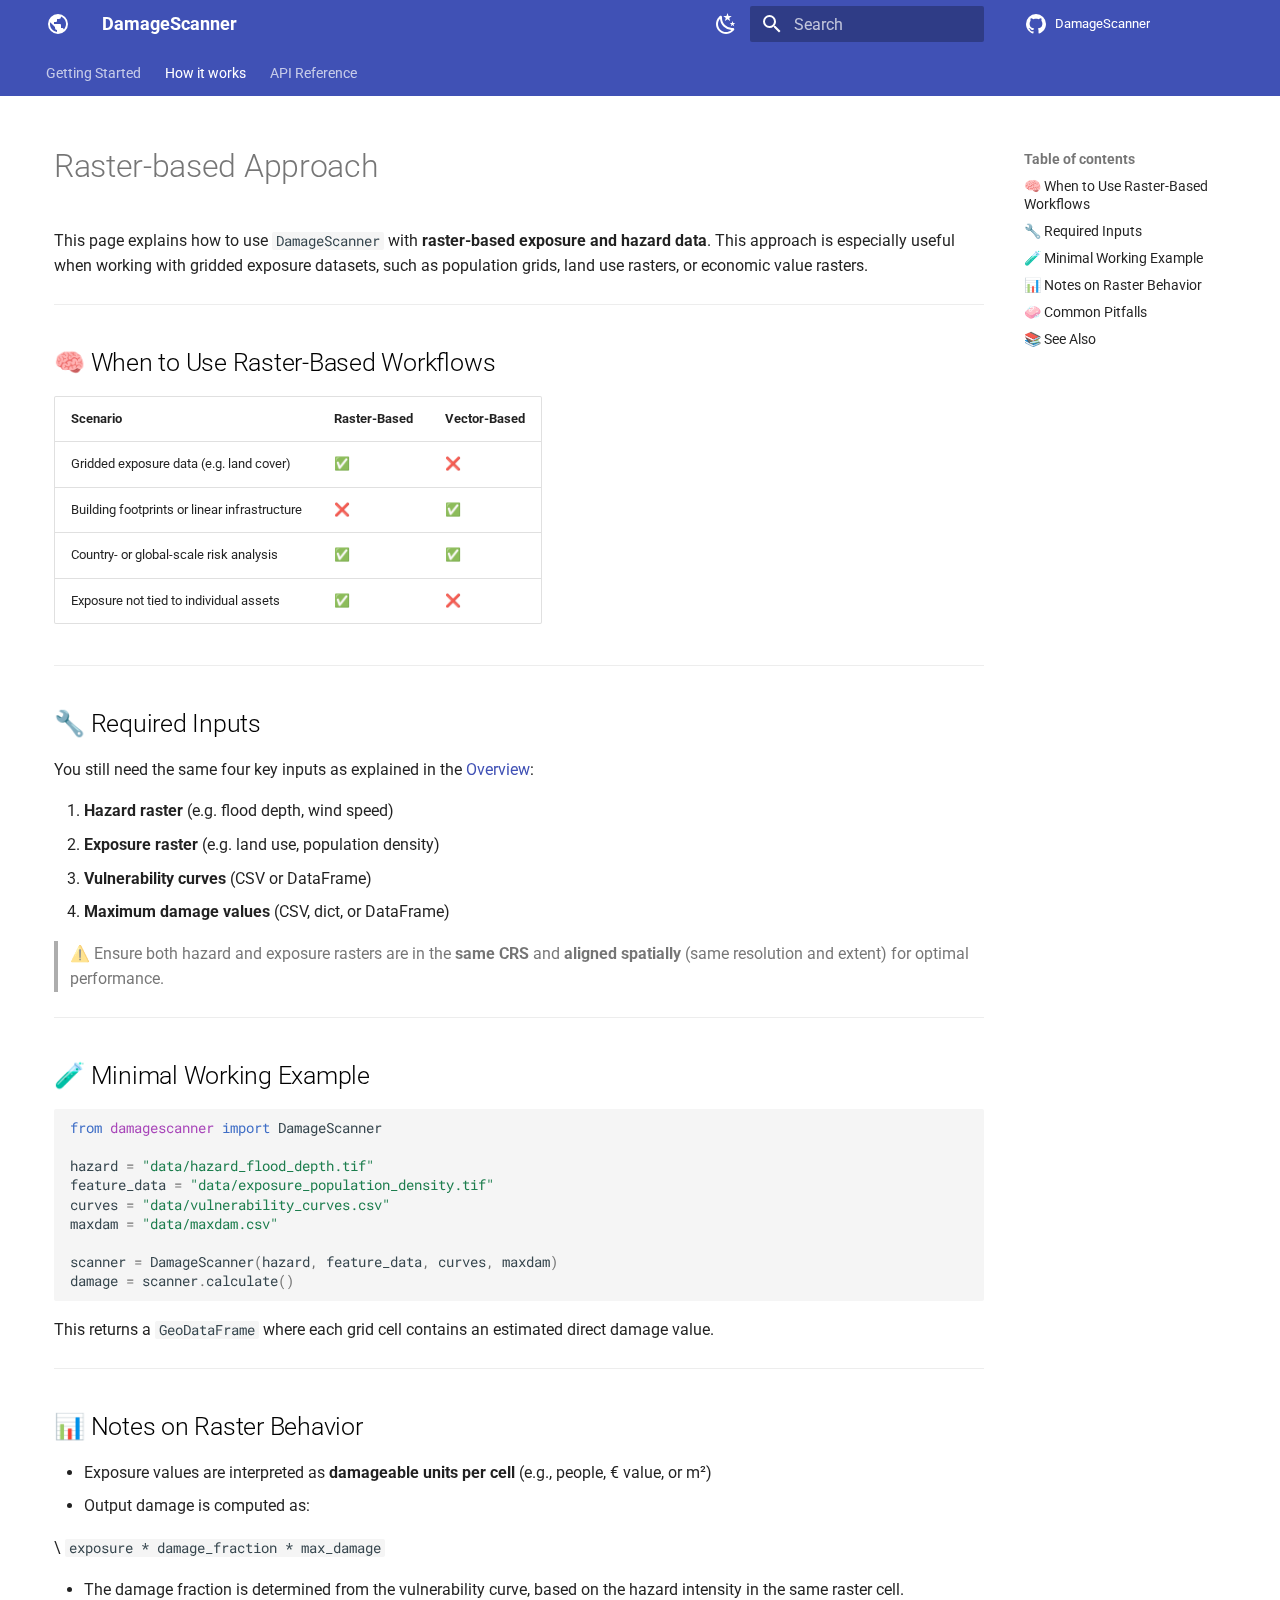
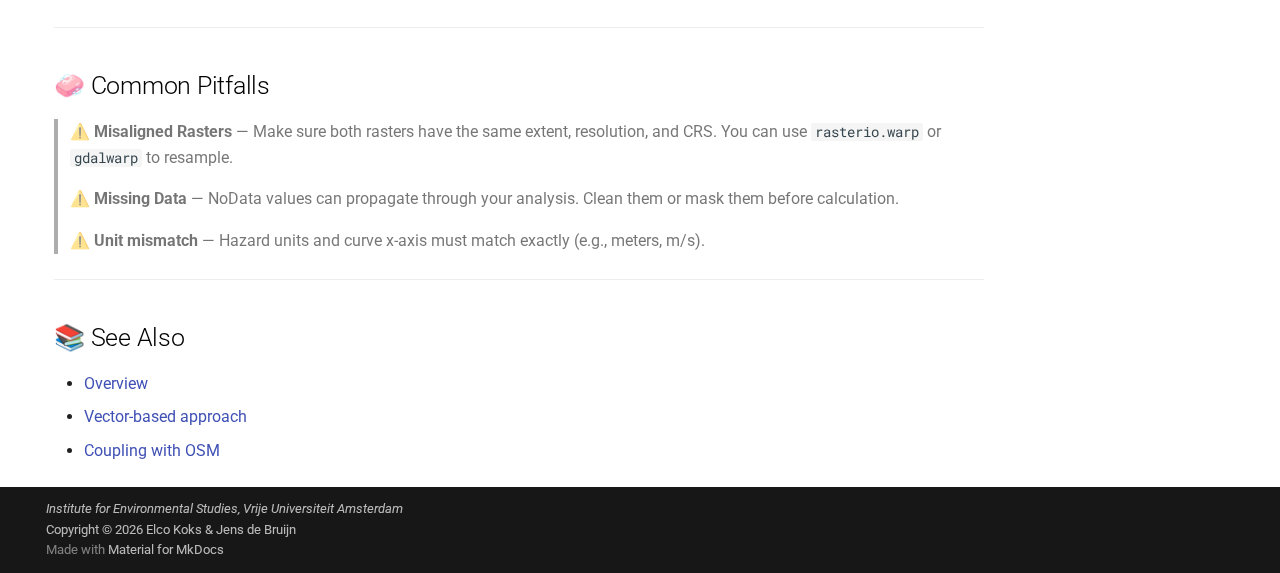
<file: how-to/raster/index.html>
<!doctype html>
<html lang="en" class="no-js">
  <head>
    
      <meta charset="utf-8">
      <meta name="viewport" content="width=device-width,initial-scale=1">
      
        <meta name="description" content="Damage Assessments for Natural Hazards">
      
      
        <meta name="author" content="Elco Koks, Jens de Bruijn">
      
      
      
        <link rel="prev" href="../overview/">
      
      
        <link rel="next" href="../vector/">
      
      
      <link rel="icon" href="../../material/earth-box-plus">
      <meta name="generator" content="mkdocs-1.6.1, mkdocs-material-9.6.9">
    
    
      
        <title>Raster-based approach - DamageScanner</title>
      
    
    
      <link rel="stylesheet" href="../../assets/stylesheets/main.4af4bdda.min.css">
      
        
        <link rel="stylesheet" href="../../assets/stylesheets/palette.06af60db.min.css">
      
      


    
    
      
    
    
      
        
        
        <link rel="preconnect" href="https://fonts.gstatic.com" crossorigin>
        <link rel="stylesheet" href="https://fonts.googleapis.com/css?family=Roboto:300,300i,400,400i,700,700i%7CRoboto+Mono:400,400i,700,700i&display=fallback">
        <style>:root{--md-text-font:"Roboto";--md-code-font:"Roboto Mono"}</style>
      
    
    
      <link rel="stylesheet" href="../../assets/_mkdocstrings.css">
    
      <link rel="stylesheet" href="../../stylesheets/extra.css">
    
    <script>__md_scope=new URL("../..",location),__md_hash=e=>[...e].reduce(((e,_)=>(e<<5)-e+_.charCodeAt(0)),0),__md_get=(e,_=localStorage,t=__md_scope)=>JSON.parse(_.getItem(t.pathname+"."+e)),__md_set=(e,_,t=localStorage,a=__md_scope)=>{try{t.setItem(a.pathname+"."+e,JSON.stringify(_))}catch(e){}}</script>
    
      

    
    
    
  </head>
  
  
    
    
      
    
    
    
    
    <body dir="ltr" data-md-color-scheme="default" data-md-color-primary="indigo" data-md-color-accent="indigo">
  
    
    <input class="md-toggle" data-md-toggle="drawer" type="checkbox" id="__drawer" autocomplete="off">
    <input class="md-toggle" data-md-toggle="search" type="checkbox" id="__search" autocomplete="off">
    <label class="md-overlay" for="__drawer"></label>
    <div data-md-component="skip">
      
        
        <a href="#raster-based-approach" class="md-skip">
          Skip to content
        </a>
      
    </div>
    <div data-md-component="announce">
      
    </div>
    
    
      

<header class="md-header" data-md-component="header">
  <nav class="md-header__inner md-grid" aria-label="Header">
    <a href="../.." title="DamageScanner" class="md-header__button md-logo" aria-label="DamageScanner" data-md-component="logo">
      
  
  <svg xmlns="http://www.w3.org/2000/svg" viewBox="0 0 24 24"><path d="M17.9 17.39c-.26-.8-1.01-1.39-1.9-1.39h-1v-3a1 1 0 0 0-1-1H8v-2h2a1 1 0 0 0 1-1V7h2a2 2 0 0 0 2-2v-.41a7.984 7.984 0 0 1 2.9 12.8M11 19.93c-3.95-.49-7-3.85-7-7.93 0-.62.08-1.22.21-1.79L9 15v1a2 2 0 0 0 2 2m1-16A10 10 0 0 0 2 12a10 10 0 0 0 10 10 10 10 0 0 0 10-10A10 10 0 0 0 12 2"/></svg>

    </a>
    <label class="md-header__button md-icon" for="__drawer">
      
      <svg xmlns="http://www.w3.org/2000/svg" viewBox="0 0 24 24"><path d="M3 6h18v2H3zm0 5h18v2H3zm0 5h18v2H3z"/></svg>
    </label>
    <div class="md-header__title" data-md-component="header-title">
      <div class="md-header__ellipsis">
        <div class="md-header__topic">
          <span class="md-ellipsis">
            DamageScanner
          </span>
        </div>
        <div class="md-header__topic" data-md-component="header-topic">
          <span class="md-ellipsis">
            
              Raster-based approach
            
          </span>
        </div>
      </div>
    </div>
    
      
        <form class="md-header__option" data-md-component="palette">
  
    
    
    
    <input class="md-option" data-md-color-media="" data-md-color-scheme="default" data-md-color-primary="indigo" data-md-color-accent="indigo"  aria-label="Switch to dark mode"  type="radio" name="__palette" id="__palette_0">
    
      <label class="md-header__button md-icon" title="Switch to dark mode" for="__palette_1" hidden>
        <svg xmlns="http://www.w3.org/2000/svg" viewBox="0 0 24 24"><path d="m17.75 4.09-2.53 1.94.91 3.06-2.63-1.81-2.63 1.81.91-3.06-2.53-1.94L12.44 4l1.06-3 1.06 3zm3.5 6.91-1.64 1.25.59 1.98-1.7-1.17-1.7 1.17.59-1.98L15.75 11l2.06-.05L18.5 9l.69 1.95zm-2.28 4.95c.83-.08 1.72 1.1 1.19 1.85-.32.45-.66.87-1.08 1.27C15.17 23 8.84 23 4.94 19.07c-3.91-3.9-3.91-10.24 0-14.14.4-.4.82-.76 1.27-1.08.75-.53 1.93.36 1.85 1.19-.27 2.86.69 5.83 2.89 8.02a9.96 9.96 0 0 0 8.02 2.89m-1.64 2.02a12.08 12.08 0 0 1-7.8-3.47c-2.17-2.19-3.33-5-3.49-7.82-2.81 3.14-2.7 7.96.31 10.98 3.02 3.01 7.84 3.12 10.98.31"/></svg>
      </label>
    
  
    
    
    
    <input class="md-option" data-md-color-media="" data-md-color-scheme="slate" data-md-color-primary="indigo" data-md-color-accent="indigo"  aria-label="Switch to light mode"  type="radio" name="__palette" id="__palette_1">
    
      <label class="md-header__button md-icon" title="Switch to light mode" for="__palette_0" hidden>
        <svg xmlns="http://www.w3.org/2000/svg" viewBox="0 0 24 24"><path d="M12 7a5 5 0 0 1 5 5 5 5 0 0 1-5 5 5 5 0 0 1-5-5 5 5 0 0 1 5-5m0 2a3 3 0 0 0-3 3 3 3 0 0 0 3 3 3 3 0 0 0 3-3 3 3 0 0 0-3-3m0-7 2.39 3.42C13.65 5.15 12.84 5 12 5s-1.65.15-2.39.42zM3.34 7l4.16-.35A7.2 7.2 0 0 0 5.94 8.5c-.44.74-.69 1.5-.83 2.29zm.02 10 1.76-3.77a7.131 7.131 0 0 0 2.38 4.14zM20.65 7l-1.77 3.79a7.02 7.02 0 0 0-2.38-4.15zm-.01 10-4.14.36c.59-.51 1.12-1.14 1.54-1.86.42-.73.69-1.5.83-2.29zM12 22l-2.41-3.44c.74.27 1.55.44 2.41.44.82 0 1.63-.17 2.37-.44z"/></svg>
      </label>
    
  
</form>
      
    
    
      <script>var palette=__md_get("__palette");if(palette&&palette.color){if("(prefers-color-scheme)"===palette.color.media){var media=matchMedia("(prefers-color-scheme: light)"),input=document.querySelector(media.matches?"[data-md-color-media='(prefers-color-scheme: light)']":"[data-md-color-media='(prefers-color-scheme: dark)']");palette.color.media=input.getAttribute("data-md-color-media"),palette.color.scheme=input.getAttribute("data-md-color-scheme"),palette.color.primary=input.getAttribute("data-md-color-primary"),palette.color.accent=input.getAttribute("data-md-color-accent")}for(var[key,value]of Object.entries(palette.color))document.body.setAttribute("data-md-color-"+key,value)}</script>
    
    
    
      <label class="md-header__button md-icon" for="__search">
        
        <svg xmlns="http://www.w3.org/2000/svg" viewBox="0 0 24 24"><path d="M9.5 3A6.5 6.5 0 0 1 16 9.5c0 1.61-.59 3.09-1.56 4.23l.27.27h.79l5 5-1.5 1.5-5-5v-.79l-.27-.27A6.52 6.52 0 0 1 9.5 16 6.5 6.5 0 0 1 3 9.5 6.5 6.5 0 0 1 9.5 3m0 2C7 5 5 7 5 9.5S7 14 9.5 14 14 12 14 9.5 12 5 9.5 5"/></svg>
      </label>
      <div class="md-search" data-md-component="search" role="dialog">
  <label class="md-search__overlay" for="__search"></label>
  <div class="md-search__inner" role="search">
    <form class="md-search__form" name="search">
      <input type="text" class="md-search__input" name="query" aria-label="Search" placeholder="Search" autocapitalize="off" autocorrect="off" autocomplete="off" spellcheck="false" data-md-component="search-query" required>
      <label class="md-search__icon md-icon" for="__search">
        
        <svg xmlns="http://www.w3.org/2000/svg" viewBox="0 0 24 24"><path d="M9.5 3A6.5 6.5 0 0 1 16 9.5c0 1.61-.59 3.09-1.56 4.23l.27.27h.79l5 5-1.5 1.5-5-5v-.79l-.27-.27A6.52 6.52 0 0 1 9.5 16 6.5 6.5 0 0 1 3 9.5 6.5 6.5 0 0 1 9.5 3m0 2C7 5 5 7 5 9.5S7 14 9.5 14 14 12 14 9.5 12 5 9.5 5"/></svg>
        
        <svg xmlns="http://www.w3.org/2000/svg" viewBox="0 0 24 24"><path d="M20 11v2H8l5.5 5.5-1.42 1.42L4.16 12l7.92-7.92L13.5 5.5 8 11z"/></svg>
      </label>
      <nav class="md-search__options" aria-label="Search">
        
        <button type="reset" class="md-search__icon md-icon" title="Clear" aria-label="Clear" tabindex="-1">
          
          <svg xmlns="http://www.w3.org/2000/svg" viewBox="0 0 24 24"><path d="M19 6.41 17.59 5 12 10.59 6.41 5 5 6.41 10.59 12 5 17.59 6.41 19 12 13.41 17.59 19 19 17.59 13.41 12z"/></svg>
        </button>
      </nav>
      
        <div class="md-search__suggest" data-md-component="search-suggest"></div>
      
    </form>
    <div class="md-search__output">
      <div class="md-search__scrollwrap" tabindex="0" data-md-scrollfix>
        <div class="md-search-result" data-md-component="search-result">
          <div class="md-search-result__meta">
            Initializing search
          </div>
          <ol class="md-search-result__list" role="presentation"></ol>
        </div>
      </div>
    </div>
  </div>
</div>
    
    
      <div class="md-header__source">
        <a href="https://github.com/VU-IVM/DamageScanner" title="Go to repository" class="md-source" data-md-component="source">
  <div class="md-source__icon md-icon">
    
    <svg xmlns="http://www.w3.org/2000/svg" viewBox="0 0 24 24"><path d="M12 2A10 10 0 0 0 2 12c0 4.42 2.87 8.17 6.84 9.5.5.08.66-.23.66-.5v-1.69c-2.77.6-3.36-1.34-3.36-1.34-.46-1.16-1.11-1.47-1.11-1.47-.91-.62.07-.6.07-.6 1 .07 1.53 1.03 1.53 1.03.87 1.52 2.34 1.07 2.91.83.09-.65.35-1.09.63-1.34-2.22-.25-4.55-1.11-4.55-4.92 0-1.11.38-2 1.03-2.71-.1-.25-.45-1.29.1-2.64 0 0 .84-.27 2.75 1.02.79-.22 1.65-.33 2.5-.33s1.71.11 2.5.33c1.91-1.29 2.75-1.02 2.75-1.02.55 1.35.2 2.39.1 2.64.65.71 1.03 1.6 1.03 2.71 0 3.82-2.34 4.66-4.57 4.91.36.31.69.92.69 1.85V21c0 .27.16.59.67.5C19.14 20.16 22 16.42 22 12A10 10 0 0 0 12 2"/></svg>
  </div>
  <div class="md-source__repository">
    DamageScanner
  </div>
</a>
      </div>
    
  </nav>
  
</header>
    
    <div class="md-container" data-md-component="container">
      
      
        
          
            
<nav class="md-tabs" aria-label="Tabs" data-md-component="tabs">
  <div class="md-grid">
    <ul class="md-tabs__list">
      
        
  
  
  
    <li class="md-tabs__item">
      <a href="../.." class="md-tabs__link">
        
  
    
  
  Getting Started

      </a>
    </li>
  

      
        
  
  
    
  
  
    
    
      <li class="md-tabs__item md-tabs__item--active">
        <a href="../overview/" class="md-tabs__link">
          
  
  How it works

        </a>
      </li>
    
  

      
        
  
  
  
    <li class="md-tabs__item">
      <a href="../../api/" class="md-tabs__link">
        
  
    
  
  API Reference

      </a>
    </li>
  

      
    </ul>
  </div>
</nav>
          
        
      
      <main class="md-main" data-md-component="main">
        <div class="md-main__inner md-grid">
          
            
              
              <div class="md-sidebar md-sidebar--primary" data-md-component="sidebar" data-md-type="navigation" >
                <div class="md-sidebar__scrollwrap">
                  <div class="md-sidebar__inner">
                    


  


<nav class="md-nav md-nav--primary md-nav--lifted" aria-label="Navigation" data-md-level="0">
  <label class="md-nav__title" for="__drawer">
    <a href="../.." title="DamageScanner" class="md-nav__button md-logo" aria-label="DamageScanner" data-md-component="logo">
      
  
  <svg xmlns="http://www.w3.org/2000/svg" viewBox="0 0 24 24"><path d="M17.9 17.39c-.26-.8-1.01-1.39-1.9-1.39h-1v-3a1 1 0 0 0-1-1H8v-2h2a1 1 0 0 0 1-1V7h2a2 2 0 0 0 2-2v-.41a7.984 7.984 0 0 1 2.9 12.8M11 19.93c-3.95-.49-7-3.85-7-7.93 0-.62.08-1.22.21-1.79L9 15v1a2 2 0 0 0 2 2m1-16A10 10 0 0 0 2 12a10 10 0 0 0 10 10 10 10 0 0 0 10-10A10 10 0 0 0 12 2"/></svg>

    </a>
    DamageScanner
  </label>
  
    <div class="md-nav__source">
      <a href="https://github.com/VU-IVM/DamageScanner" title="Go to repository" class="md-source" data-md-component="source">
  <div class="md-source__icon md-icon">
    
    <svg xmlns="http://www.w3.org/2000/svg" viewBox="0 0 24 24"><path d="M12 2A10 10 0 0 0 2 12c0 4.42 2.87 8.17 6.84 9.5.5.08.66-.23.66-.5v-1.69c-2.77.6-3.36-1.34-3.36-1.34-.46-1.16-1.11-1.47-1.11-1.47-.91-.62.07-.6.07-.6 1 .07 1.53 1.03 1.53 1.03.87 1.52 2.34 1.07 2.91.83.09-.65.35-1.09.63-1.34-2.22-.25-4.55-1.11-4.55-4.92 0-1.11.38-2 1.03-2.71-.1-.25-.45-1.29.1-2.64 0 0 .84-.27 2.75 1.02.79-.22 1.65-.33 2.5-.33s1.71.11 2.5.33c1.91-1.29 2.75-1.02 2.75-1.02.55 1.35.2 2.39.1 2.64.65.71 1.03 1.6 1.03 2.71 0 3.82-2.34 4.66-4.57 4.91.36.31.69.92.69 1.85V21c0 .27.16.59.67.5C19.14 20.16 22 16.42 22 12A10 10 0 0 0 12 2"/></svg>
  </div>
  <div class="md-source__repository">
    DamageScanner
  </div>
</a>
    </div>
  
  <ul class="md-nav__list" data-md-scrollfix>
    
      
      
  
  
  
  
    <li class="md-nav__item">
      <a href="../.." class="md-nav__link">
        
  
  <span class="md-ellipsis">
    Getting Started
    
  </span>
  

      </a>
    </li>
  

    
      
      
  
  
    
  
  
  
    
    
    
      
        
        
      
      
        
      
    
    
    <li class="md-nav__item md-nav__item--active md-nav__item--section md-nav__item--nested">
      
        
        
        <input class="md-nav__toggle md-toggle " type="checkbox" id="__nav_2" checked>
        
          
          <label class="md-nav__link" for="__nav_2" id="__nav_2_label" tabindex="">
            
  
  <span class="md-ellipsis">
    How it works
    
  </span>
  

            <span class="md-nav__icon md-icon"></span>
          </label>
        
        <nav class="md-nav" data-md-level="1" aria-labelledby="__nav_2_label" aria-expanded="true">
          <label class="md-nav__title" for="__nav_2">
            <span class="md-nav__icon md-icon"></span>
            How it works
          </label>
          <ul class="md-nav__list" data-md-scrollfix>
            
              
                
  
  
  
  
    <li class="md-nav__item">
      <a href="../overview/" class="md-nav__link">
        
  
  <span class="md-ellipsis">
    Overview
    
  </span>
  

      </a>
    </li>
  

              
            
              
                
  
  
    
  
  
  
    <li class="md-nav__item md-nav__item--active">
      
      <input class="md-nav__toggle md-toggle" type="checkbox" id="__toc">
      
      
        
      
      
        <label class="md-nav__link md-nav__link--active" for="__toc">
          
  
  <span class="md-ellipsis">
    Raster-based approach
    
  </span>
  

          <span class="md-nav__icon md-icon"></span>
        </label>
      
      <a href="./" class="md-nav__link md-nav__link--active">
        
  
  <span class="md-ellipsis">
    Raster-based approach
    
  </span>
  

      </a>
      
        

<nav class="md-nav md-nav--secondary" aria-label="Table of contents">
  
  
  
    
  
  
    <label class="md-nav__title" for="__toc">
      <span class="md-nav__icon md-icon"></span>
      Table of contents
    </label>
    <ul class="md-nav__list" data-md-component="toc" data-md-scrollfix>
      
        <li class="md-nav__item">
  <a href="#when-to-use-raster-based-workflows" class="md-nav__link">
    <span class="md-ellipsis">
      🧠 When to Use Raster-Based Workflows
    </span>
  </a>
  
</li>
      
        <li class="md-nav__item">
  <a href="#required-inputs" class="md-nav__link">
    <span class="md-ellipsis">
      🔧 Required Inputs
    </span>
  </a>
  
</li>
      
        <li class="md-nav__item">
  <a href="#minimal-working-example" class="md-nav__link">
    <span class="md-ellipsis">
      🧪 Minimal Working Example
    </span>
  </a>
  
</li>
      
        <li class="md-nav__item">
  <a href="#notes-on-raster-behavior" class="md-nav__link">
    <span class="md-ellipsis">
      📊 Notes on Raster Behavior
    </span>
  </a>
  
</li>
      
        <li class="md-nav__item">
  <a href="#common-pitfalls" class="md-nav__link">
    <span class="md-ellipsis">
      🧼 Common Pitfalls
    </span>
  </a>
  
</li>
      
        <li class="md-nav__item">
  <a href="#see-also" class="md-nav__link">
    <span class="md-ellipsis">
      📚 See Also
    </span>
  </a>
  
</li>
      
    </ul>
  
</nav>
      
    </li>
  

              
            
              
                
  
  
  
  
    <li class="md-nav__item">
      <a href="../vector/" class="md-nav__link">
        
  
  <span class="md-ellipsis">
    Vector-based approach
    
  </span>
  

      </a>
    </li>
  

              
            
              
                
  
  
  
  
    <li class="md-nav__item">
      <a href="../osm/" class="md-nav__link">
        
  
  <span class="md-ellipsis">
    Coupling with OSM
    
  </span>
  

      </a>
    </li>
  

              
            
          </ul>
        </nav>
      
    </li>
  

    
      
      
  
  
  
  
    <li class="md-nav__item">
      <a href="../../api/" class="md-nav__link">
        
  
  <span class="md-ellipsis">
    API Reference
    
  </span>
  

      </a>
    </li>
  

    
  </ul>
</nav>
                  </div>
                </div>
              </div>
            
            
              
              <div class="md-sidebar md-sidebar--secondary" data-md-component="sidebar" data-md-type="toc" >
                <div class="md-sidebar__scrollwrap">
                  <div class="md-sidebar__inner">
                    

<nav class="md-nav md-nav--secondary" aria-label="Table of contents">
  
  
  
    
  
  
    <label class="md-nav__title" for="__toc">
      <span class="md-nav__icon md-icon"></span>
      Table of contents
    </label>
    <ul class="md-nav__list" data-md-component="toc" data-md-scrollfix>
      
        <li class="md-nav__item">
  <a href="#when-to-use-raster-based-workflows" class="md-nav__link">
    <span class="md-ellipsis">
      🧠 When to Use Raster-Based Workflows
    </span>
  </a>
  
</li>
      
        <li class="md-nav__item">
  <a href="#required-inputs" class="md-nav__link">
    <span class="md-ellipsis">
      🔧 Required Inputs
    </span>
  </a>
  
</li>
      
        <li class="md-nav__item">
  <a href="#minimal-working-example" class="md-nav__link">
    <span class="md-ellipsis">
      🧪 Minimal Working Example
    </span>
  </a>
  
</li>
      
        <li class="md-nav__item">
  <a href="#notes-on-raster-behavior" class="md-nav__link">
    <span class="md-ellipsis">
      📊 Notes on Raster Behavior
    </span>
  </a>
  
</li>
      
        <li class="md-nav__item">
  <a href="#common-pitfalls" class="md-nav__link">
    <span class="md-ellipsis">
      🧼 Common Pitfalls
    </span>
  </a>
  
</li>
      
        <li class="md-nav__item">
  <a href="#see-also" class="md-nav__link">
    <span class="md-ellipsis">
      📚 See Also
    </span>
  </a>
  
</li>
      
    </ul>
  
</nav>
                  </div>
                </div>
              </div>
            
          
          
            <div class="md-content" data-md-component="content">
              <article class="md-content__inner md-typeset">
                
                  


  
  


<h1 id="raster-based-approach">Raster-based Approach</h1>
<p>This page explains how to use <code>DamageScanner</code> with <strong>raster-based exposure and hazard data</strong>. This approach is especially useful when working with gridded exposure datasets, such as population grids, land use rasters, or economic value rasters.</p>
<hr />
<h2 id="when-to-use-raster-based-workflows">🧠 When to Use Raster-Based Workflows</h2>
<table>
<thead>
<tr>
<th>Scenario</th>
<th>Raster-Based</th>
<th>Vector-Based</th>
</tr>
</thead>
<tbody>
<tr>
<td>Gridded exposure data (e.g. land cover)</td>
<td>✅</td>
<td>❌</td>
</tr>
<tr>
<td>Building footprints or linear infrastructure</td>
<td>❌</td>
<td>✅</td>
</tr>
<tr>
<td>Country- or global-scale risk analysis</td>
<td>✅</td>
<td>✅</td>
</tr>
<tr>
<td>Exposure not tied to individual assets</td>
<td>✅</td>
<td>❌</td>
</tr>
</tbody>
</table>
<hr />
<h2 id="required-inputs">🔧 Required Inputs</h2>
<p>You still need the same four key inputs as explained in the <a href="../overview/">Overview</a>:</p>
<ol>
<li><strong>Hazard raster</strong> (e.g. flood depth, wind speed)</li>
<li><strong>Exposure raster</strong> (e.g. land use, population density)</li>
<li><strong>Vulnerability curves</strong> (CSV or DataFrame)</li>
<li><strong>Maximum damage values</strong> (CSV, dict, or DataFrame)</li>
</ol>
<blockquote>
<p>⚠️ Ensure both hazard and exposure rasters are in the <strong>same CRS</strong> and <strong>aligned spatially</strong> (same resolution and extent) for optimal performance.</p>
</blockquote>
<hr />
<h2 id="minimal-working-example">🧪 Minimal Working Example</h2>
<div class="language-python highlight"><pre><span></span><code><span id="__span-0-1"><a id="__codelineno-0-1" name="__codelineno-0-1" href="#__codelineno-0-1"></a><span class="kn">from</span> <span class="nn">damagescanner</span> <span class="kn">import</span> <span class="n">DamageScanner</span>
</span><span id="__span-0-2"><a id="__codelineno-0-2" name="__codelineno-0-2" href="#__codelineno-0-2"></a>
</span><span id="__span-0-3"><a id="__codelineno-0-3" name="__codelineno-0-3" href="#__codelineno-0-3"></a><span class="n">hazard</span> <span class="o">=</span> <span class="s2">&quot;data/hazard_flood_depth.tif&quot;</span>
</span><span id="__span-0-4"><a id="__codelineno-0-4" name="__codelineno-0-4" href="#__codelineno-0-4"></a><span class="n">feature_data</span> <span class="o">=</span> <span class="s2">&quot;data/exposure_population_density.tif&quot;</span>
</span><span id="__span-0-5"><a id="__codelineno-0-5" name="__codelineno-0-5" href="#__codelineno-0-5"></a><span class="n">curves</span> <span class="o">=</span> <span class="s2">&quot;data/vulnerability_curves.csv&quot;</span>
</span><span id="__span-0-6"><a id="__codelineno-0-6" name="__codelineno-0-6" href="#__codelineno-0-6"></a><span class="n">maxdam</span> <span class="o">=</span> <span class="s2">&quot;data/maxdam.csv&quot;</span>
</span><span id="__span-0-7"><a id="__codelineno-0-7" name="__codelineno-0-7" href="#__codelineno-0-7"></a>
</span><span id="__span-0-8"><a id="__codelineno-0-8" name="__codelineno-0-8" href="#__codelineno-0-8"></a><span class="n">scanner</span> <span class="o">=</span> <span class="n">DamageScanner</span><span class="p">(</span><span class="n">hazard</span><span class="p">,</span> <span class="n">feature_data</span><span class="p">,</span> <span class="n">curves</span><span class="p">,</span> <span class="n">maxdam</span><span class="p">)</span>
</span><span id="__span-0-9"><a id="__codelineno-0-9" name="__codelineno-0-9" href="#__codelineno-0-9"></a><span class="n">damage</span> <span class="o">=</span> <span class="n">scanner</span><span class="o">.</span><span class="n">calculate</span><span class="p">()</span>
</span></code></pre></div>
<p>This returns a <code>GeoDataFrame</code> where each grid cell contains an estimated direct damage value.</p>
<hr />
<h2 id="notes-on-raster-behavior">📊 Notes on Raster Behavior</h2>
<ul>
<li>Exposure values are interpreted as <strong>damageable units per cell</strong> (e.g., people, € value, or m²)</li>
<li>Output damage is computed as:</li>
</ul>
<p>\
  <code>exposure * damage_fraction * max_damage</code></p>
<ul>
<li>The damage fraction is determined from the vulnerability curve, based on the hazard intensity in the same raster cell.</li>
</ul>
<hr />
<h2 id="common-pitfalls">🧼 Common Pitfalls</h2>
<blockquote>
<p>⚠️ <strong>Misaligned Rasters</strong> — Make sure both rasters have the same extent, resolution, and CRS. You can use <code>rasterio.warp</code> or <code>gdalwarp</code> to resample.</p>
<p>⚠️ <strong>Missing Data</strong> — NoData values can propagate through your analysis. Clean them or mask them before calculation.</p>
<p>⚠️ <strong>Unit mismatch</strong> — Hazard units and curve x-axis must match exactly (e.g., meters, m/s).</p>
</blockquote>
<hr />
<h2 id="see-also">📚 See Also</h2>
<ul>
<li><a href="../overview/">Overview</a></li>
<li><a href="../vector/">Vector-based approach</a></li>
<li><a href="../osm/">Coupling with OSM</a></li>
</ul>












                
              </article>
            </div>
          
          
<script>var target=document.getElementById(location.hash.slice(1));target&&target.name&&(target.checked=target.name.startsWith("__tabbed_"))</script>
        </div>
        
          <button type="button" class="md-top md-icon" data-md-component="top" hidden>
  
  <svg xmlns="http://www.w3.org/2000/svg" viewBox="0 0 24 24"><path d="M13 20h-2V8l-5.5 5.5-1.42-1.42L12 4.16l7.92 7.92-1.42 1.42L13 8z"/></svg>
  Back to top
</button>
        
      </main>
      
        <footer class="md-footer">
  
  <div class="md-footer-meta md-typeset">
    <div class="md-footer-meta__inner md-grid">
      <div class="md-copyright">
  
    <div class="md-copyright__highlight">
      <span> <i> Institute for Environmental Studies, Vrije Universiteit Amsterdam </i> <br> Copyright &copy; <script>document.write(new Date().getFullYear())</script> Elco Koks & Jens de Bruijn </span>
    </div>
  
  
    Made with
    <a href="https://squidfunk.github.io/mkdocs-material/" target="_blank" rel="noopener">
      Material for MkDocs
    </a>
  
</div>
      
    </div>
  </div>
</footer>
      
    </div>
    <div class="md-dialog" data-md-component="dialog">
      <div class="md-dialog__inner md-typeset"></div>
    </div>
    
    
    <script id="__config" type="application/json">{"base": "../..", "features": ["navigation.sections", "navigation.tabs", "navigation.expand", "navigation.top", "search.suggest", "search.highlight"], "search": "../../assets/javascripts/workers/search.f8cc74c7.min.js", "translations": {"clipboard.copied": "Copied to clipboard", "clipboard.copy": "Copy to clipboard", "search.result.more.one": "1 more on this page", "search.result.more.other": "# more on this page", "search.result.none": "No matching documents", "search.result.one": "1 matching document", "search.result.other": "# matching documents", "search.result.placeholder": "Type to start searching", "search.result.term.missing": "Missing", "select.version": "Select version"}}</script>
    
    
      <script src="../../assets/javascripts/bundle.c8b220af.min.js"></script>
      
        <script src="../../javascripts/set-body-class.js"></script>
      
    
  </body>
</html>
</file>
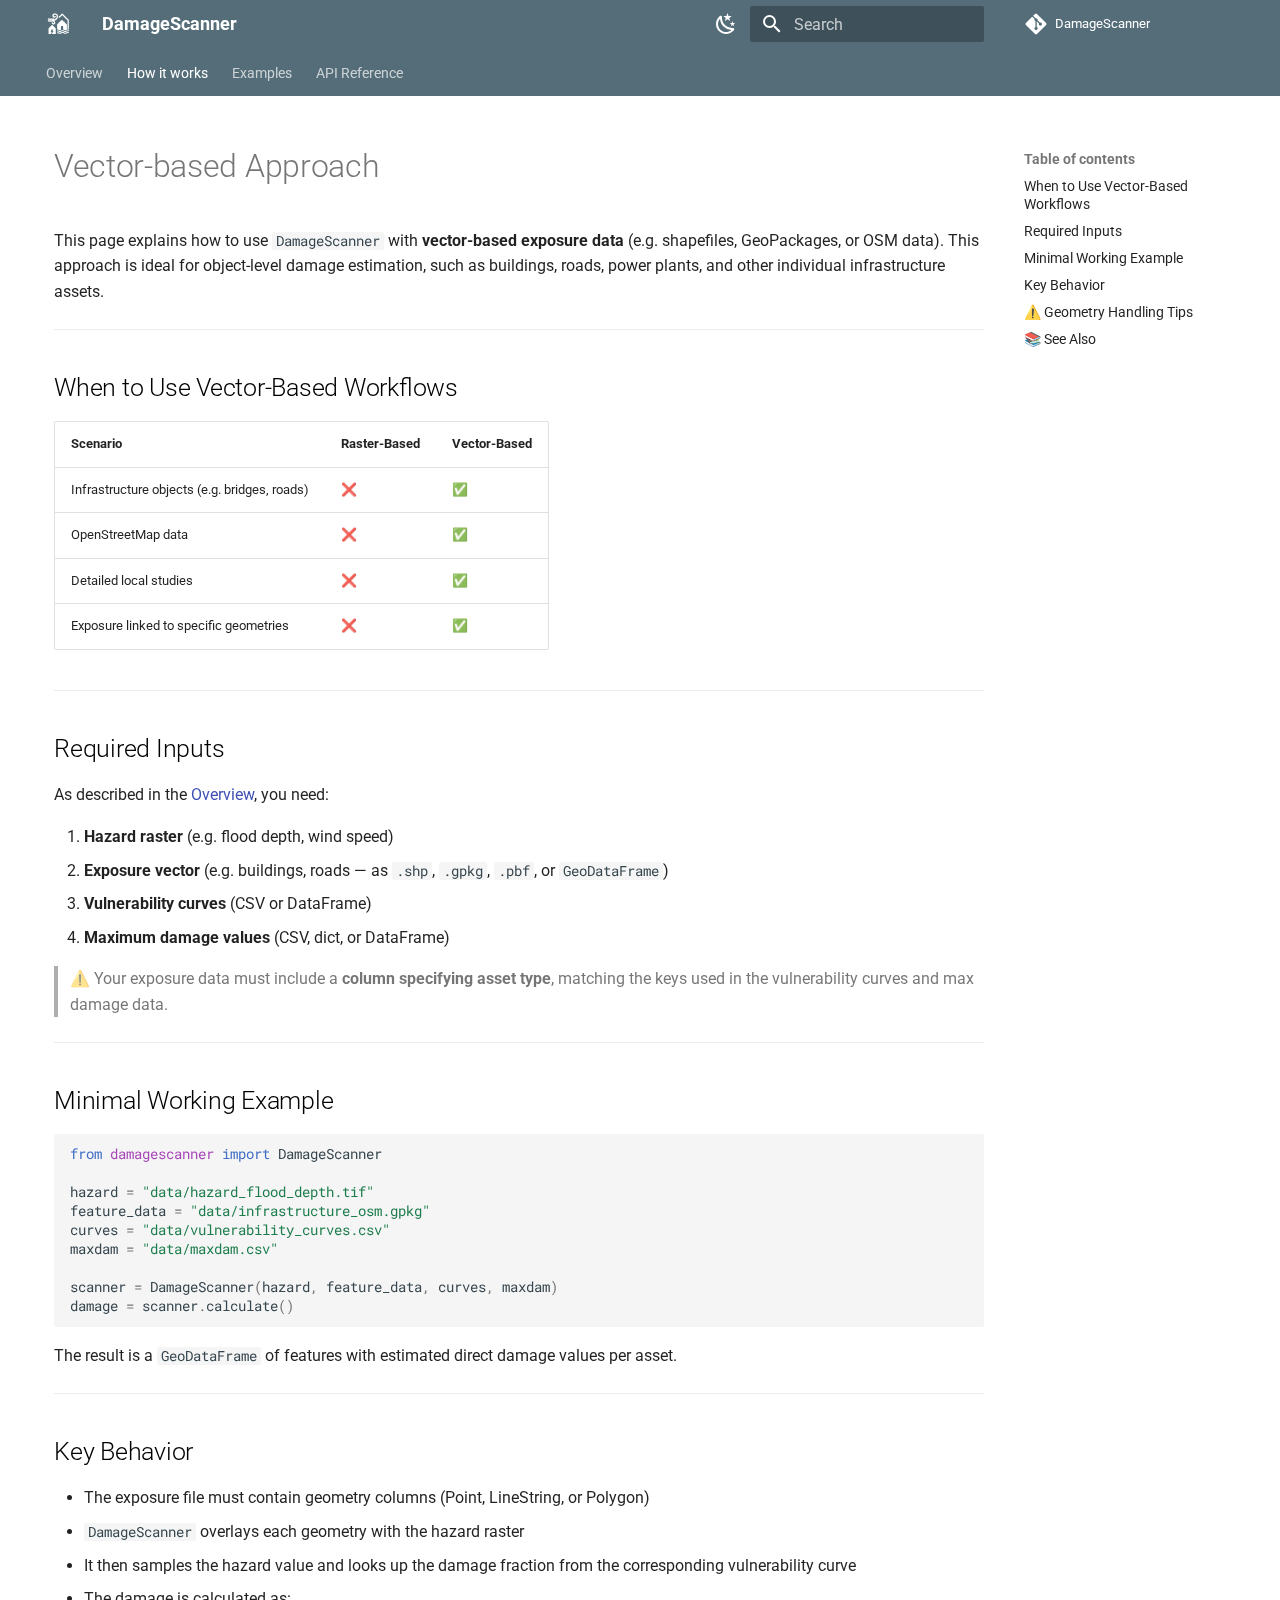
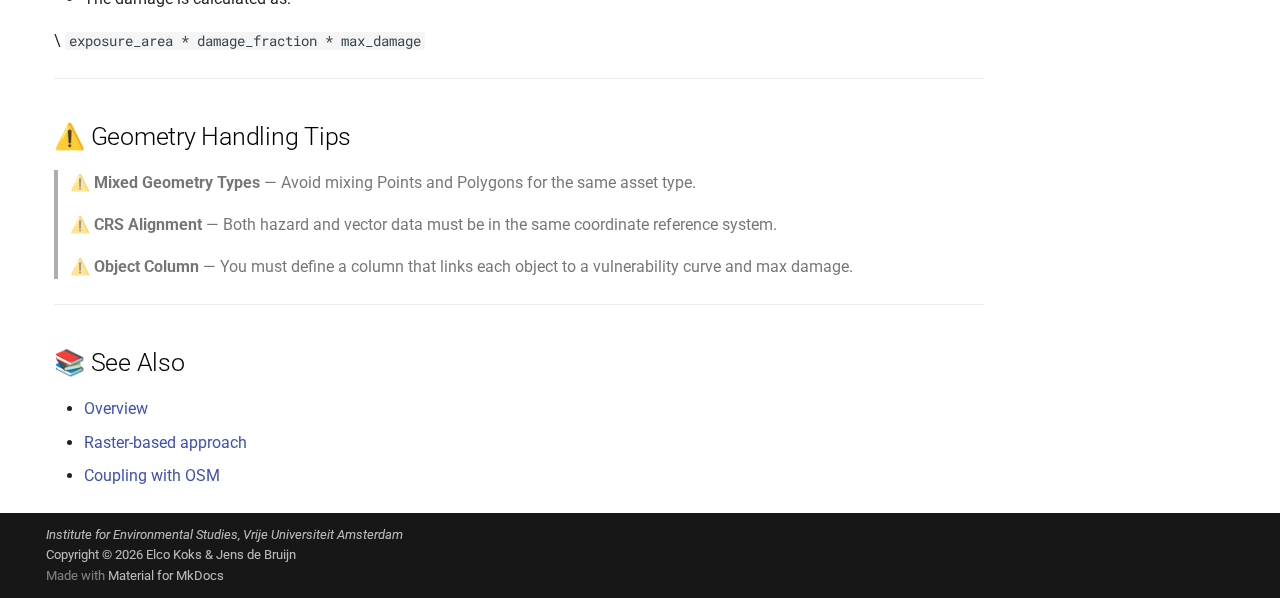
<file: how-to/vector/index.html>
<!doctype html>
<html lang="en" class="no-js">
  <head>
    
      <meta charset="utf-8">
      <meta name="viewport" content="width=device-width,initial-scale=1">
      
        <meta name="description" content="Damage Assessments for Natural Hazards">
      
      
        <meta name="author" content="Elco Koks, Jens de Bruijn">
      
      
      
        <link rel="prev" href="../raster/">
      
      
        <link rel="next" href="../osm/">
      
      
      <link rel="icon" href="../../assets/images/favicon.png">
      <meta name="generator" content="mkdocs-1.6.1, mkdocs-material-9.6.9">
    
    
      
        <title>Vector-based approach - DamageScanner</title>
      
    
    
      <link rel="stylesheet" href="../../assets/stylesheets/main.4af4bdda.min.css">
      
        
        <link rel="stylesheet" href="../../assets/stylesheets/palette.06af60db.min.css">
      
      


    
    
      
    
    
      
        
        
        <link rel="preconnect" href="https://fonts.gstatic.com" crossorigin>
        <link rel="stylesheet" href="https://fonts.googleapis.com/css?family=Roboto:300,300i,400,400i,700,700i%7CRoboto+Mono:400,400i,700,700i&display=fallback">
        <style>:root{--md-text-font:"Roboto";--md-code-font:"Roboto Mono"}</style>
      
    
    
      <link rel="stylesheet" href="../../assets/_mkdocstrings.css">
    
      <link rel="stylesheet" href="../../stylesheets/extra.css">
    
    <script>__md_scope=new URL("../..",location),__md_hash=e=>[...e].reduce(((e,_)=>(e<<5)-e+_.charCodeAt(0)),0),__md_get=(e,_=localStorage,t=__md_scope)=>JSON.parse(_.getItem(t.pathname+"."+e)),__md_set=(e,_,t=localStorage,a=__md_scope)=>{try{t.setItem(a.pathname+"."+e,JSON.stringify(_))}catch(e){}}</script>
    
      

    
    
    
  </head>
  
  
    
    
      
    
    
    
    
    <body dir="ltr" data-md-color-scheme="default" data-md-color-primary="blue-grey" data-md-color-accent="blue-grey">
  
    
    <input class="md-toggle" data-md-toggle="drawer" type="checkbox" id="__drawer" autocomplete="off">
    <input class="md-toggle" data-md-toggle="search" type="checkbox" id="__search" autocomplete="off">
    <label class="md-overlay" for="__drawer"></label>
    <div data-md-component="skip">
      
        
        <a href="#vector-based-approach" class="md-skip">
          Skip to content
        </a>
      
    </div>
    <div data-md-component="announce">
      
    </div>
    
    
      

<header class="md-header" data-md-component="header">
  <nav class="md-header__inner md-grid" aria-label="Header">
    <a href="../.." title="DamageScanner" class="md-header__button md-logo" aria-label="DamageScanner" data-md-component="logo">
      
  <img src="../../images/logo-icon.svg" alt="logo">

    </a>
    <label class="md-header__button md-icon" for="__drawer">
      
      <svg xmlns="http://www.w3.org/2000/svg" viewBox="0 0 24 24"><path d="M3 6h18v2H3zm0 5h18v2H3zm0 5h18v2H3z"/></svg>
    </label>
    <div class="md-header__title" data-md-component="header-title">
      <div class="md-header__ellipsis">
        <div class="md-header__topic">
          <span class="md-ellipsis">
            DamageScanner
          </span>
        </div>
        <div class="md-header__topic" data-md-component="header-topic">
          <span class="md-ellipsis">
            
              Vector-based approach
            
          </span>
        </div>
      </div>
    </div>
    
      
        <form class="md-header__option" data-md-component="palette">
  
    
    
    
    <input class="md-option" data-md-color-media="" data-md-color-scheme="default" data-md-color-primary="blue-grey" data-md-color-accent="blue-grey"  aria-label="Switch to dark mode"  type="radio" name="__palette" id="__palette_0">
    
      <label class="md-header__button md-icon" title="Switch to dark mode" for="__palette_1" hidden>
        <svg xmlns="http://www.w3.org/2000/svg" viewBox="0 0 24 24"><path d="m17.75 4.09-2.53 1.94.91 3.06-2.63-1.81-2.63 1.81.91-3.06-2.53-1.94L12.44 4l1.06-3 1.06 3zm3.5 6.91-1.64 1.25.59 1.98-1.7-1.17-1.7 1.17.59-1.98L15.75 11l2.06-.05L18.5 9l.69 1.95zm-2.28 4.95c.83-.08 1.72 1.1 1.19 1.85-.32.45-.66.87-1.08 1.27C15.17 23 8.84 23 4.94 19.07c-3.91-3.9-3.91-10.24 0-14.14.4-.4.82-.76 1.27-1.08.75-.53 1.93.36 1.85 1.19-.27 2.86.69 5.83 2.89 8.02a9.96 9.96 0 0 0 8.02 2.89m-1.64 2.02a12.08 12.08 0 0 1-7.8-3.47c-2.17-2.19-3.33-5-3.49-7.82-2.81 3.14-2.7 7.96.31 10.98 3.02 3.01 7.84 3.12 10.98.31"/></svg>
      </label>
    
  
    
    
    
    <input class="md-option" data-md-color-media="" data-md-color-scheme="slate" data-md-color-primary="blue-grey" data-md-color-accent="blue-grey"  aria-label="Switch to light mode"  type="radio" name="__palette" id="__palette_1">
    
      <label class="md-header__button md-icon" title="Switch to light mode" for="__palette_0" hidden>
        <svg xmlns="http://www.w3.org/2000/svg" viewBox="0 0 24 24"><path d="M12 7a5 5 0 0 1 5 5 5 5 0 0 1-5 5 5 5 0 0 1-5-5 5 5 0 0 1 5-5m0 2a3 3 0 0 0-3 3 3 3 0 0 0 3 3 3 3 0 0 0 3-3 3 3 0 0 0-3-3m0-7 2.39 3.42C13.65 5.15 12.84 5 12 5s-1.65.15-2.39.42zM3.34 7l4.16-.35A7.2 7.2 0 0 0 5.94 8.5c-.44.74-.69 1.5-.83 2.29zm.02 10 1.76-3.77a7.131 7.131 0 0 0 2.38 4.14zM20.65 7l-1.77 3.79a7.02 7.02 0 0 0-2.38-4.15zm-.01 10-4.14.36c.59-.51 1.12-1.14 1.54-1.86.42-.73.69-1.5.83-2.29zM12 22l-2.41-3.44c.74.27 1.55.44 2.41.44.82 0 1.63-.17 2.37-.44z"/></svg>
      </label>
    
  
</form>
      
    
    
      <script>var palette=__md_get("__palette");if(palette&&palette.color){if("(prefers-color-scheme)"===palette.color.media){var media=matchMedia("(prefers-color-scheme: light)"),input=document.querySelector(media.matches?"[data-md-color-media='(prefers-color-scheme: light)']":"[data-md-color-media='(prefers-color-scheme: dark)']");palette.color.media=input.getAttribute("data-md-color-media"),palette.color.scheme=input.getAttribute("data-md-color-scheme"),palette.color.primary=input.getAttribute("data-md-color-primary"),palette.color.accent=input.getAttribute("data-md-color-accent")}for(var[key,value]of Object.entries(palette.color))document.body.setAttribute("data-md-color-"+key,value)}</script>
    
    
    
      <label class="md-header__button md-icon" for="__search">
        
        <svg xmlns="http://www.w3.org/2000/svg" viewBox="0 0 24 24"><path d="M9.5 3A6.5 6.5 0 0 1 16 9.5c0 1.61-.59 3.09-1.56 4.23l.27.27h.79l5 5-1.5 1.5-5-5v-.79l-.27-.27A6.52 6.52 0 0 1 9.5 16 6.5 6.5 0 0 1 3 9.5 6.5 6.5 0 0 1 9.5 3m0 2C7 5 5 7 5 9.5S7 14 9.5 14 14 12 14 9.5 12 5 9.5 5"/></svg>
      </label>
      <div class="md-search" data-md-component="search" role="dialog">
  <label class="md-search__overlay" for="__search"></label>
  <div class="md-search__inner" role="search">
    <form class="md-search__form" name="search">
      <input type="text" class="md-search__input" name="query" aria-label="Search" placeholder="Search" autocapitalize="off" autocorrect="off" autocomplete="off" spellcheck="false" data-md-component="search-query" required>
      <label class="md-search__icon md-icon" for="__search">
        
        <svg xmlns="http://www.w3.org/2000/svg" viewBox="0 0 24 24"><path d="M9.5 3A6.5 6.5 0 0 1 16 9.5c0 1.61-.59 3.09-1.56 4.23l.27.27h.79l5 5-1.5 1.5-5-5v-.79l-.27-.27A6.52 6.52 0 0 1 9.5 16 6.5 6.5 0 0 1 3 9.5 6.5 6.5 0 0 1 9.5 3m0 2C7 5 5 7 5 9.5S7 14 9.5 14 14 12 14 9.5 12 5 9.5 5"/></svg>
        
        <svg xmlns="http://www.w3.org/2000/svg" viewBox="0 0 24 24"><path d="M20 11v2H8l5.5 5.5-1.42 1.42L4.16 12l7.92-7.92L13.5 5.5 8 11z"/></svg>
      </label>
      <nav class="md-search__options" aria-label="Search">
        
        <button type="reset" class="md-search__icon md-icon" title="Clear" aria-label="Clear" tabindex="-1">
          
          <svg xmlns="http://www.w3.org/2000/svg" viewBox="0 0 24 24"><path d="M19 6.41 17.59 5 12 10.59 6.41 5 5 6.41 10.59 12 5 17.59 6.41 19 12 13.41 17.59 19 19 17.59 13.41 12z"/></svg>
        </button>
      </nav>
      
        <div class="md-search__suggest" data-md-component="search-suggest"></div>
      
    </form>
    <div class="md-search__output">
      <div class="md-search__scrollwrap" tabindex="0" data-md-scrollfix>
        <div class="md-search-result" data-md-component="search-result">
          <div class="md-search-result__meta">
            Initializing search
          </div>
          <ol class="md-search-result__list" role="presentation"></ol>
        </div>
      </div>
    </div>
  </div>
</div>
    
    
      <div class="md-header__source">
        <a href="https://github.com/VU-IVM/DamageScanner" title="Go to repository" class="md-source" data-md-component="source">
  <div class="md-source__icon md-icon">
    
    <svg xmlns="http://www.w3.org/2000/svg" viewBox="0 0 448 512"><!--! Font Awesome Free 6.7.2 by @fontawesome - https://fontawesome.com License - https://fontawesome.com/license/free (Icons: CC BY 4.0, Fonts: SIL OFL 1.1, Code: MIT License) Copyright 2024 Fonticons, Inc.--><path d="M439.55 236.05 244 40.45a28.87 28.87 0 0 0-40.81 0l-40.66 40.63 51.52 51.52c27.06-9.14 52.68 16.77 43.39 43.68l49.66 49.66c34.23-11.8 61.18 31 35.47 56.69-26.49 26.49-70.21-2.87-56-37.34L240.22 199v121.85c25.3 12.54 22.26 41.85 9.08 55a34.34 34.34 0 0 1-48.55 0c-17.57-17.6-11.07-46.91 11.25-56v-123c-20.8-8.51-24.6-30.74-18.64-45L142.57 101 8.45 235.14a28.86 28.86 0 0 0 0 40.81l195.61 195.6a28.86 28.86 0 0 0 40.8 0l194.69-194.69a28.86 28.86 0 0 0 0-40.81"/></svg>
  </div>
  <div class="md-source__repository">
    DamageScanner
  </div>
</a>
      </div>
    
  </nav>
  
</header>
    
    <div class="md-container" data-md-component="container">
      
      
        
          
            
<nav class="md-tabs" aria-label="Tabs" data-md-component="tabs">
  <div class="md-grid">
    <ul class="md-tabs__list">
      
        
  
  
  
    <li class="md-tabs__item">
      <a href="../.." class="md-tabs__link">
        
  
    
  
  Overview

      </a>
    </li>
  

      
        
  
  
    
  
  
    
    
      <li class="md-tabs__item md-tabs__item--active">
        <a href="../overview/" class="md-tabs__link">
          
  
  How it works

        </a>
      </li>
    
  

      
        
  
  
  
    
    
      <li class="md-tabs__item">
        <a href="../../examples/vector-based/" class="md-tabs__link">
          
  
  Examples

        </a>
      </li>
    
  

      
        
  
  
  
    <li class="md-tabs__item">
      <a href="../../api/" class="md-tabs__link">
        
  
    
  
  API Reference

      </a>
    </li>
  

      
    </ul>
  </div>
</nav>
          
        
      
      <main class="md-main" data-md-component="main">
        <div class="md-main__inner md-grid">
          
            
              
              <div class="md-sidebar md-sidebar--primary" data-md-component="sidebar" data-md-type="navigation" >
                <div class="md-sidebar__scrollwrap">
                  <div class="md-sidebar__inner">
                    


  


<nav class="md-nav md-nav--primary md-nav--lifted" aria-label="Navigation" data-md-level="0">
  <label class="md-nav__title" for="__drawer">
    <a href="../.." title="DamageScanner" class="md-nav__button md-logo" aria-label="DamageScanner" data-md-component="logo">
      
  <img src="../../images/logo-icon.svg" alt="logo">

    </a>
    DamageScanner
  </label>
  
    <div class="md-nav__source">
      <a href="https://github.com/VU-IVM/DamageScanner" title="Go to repository" class="md-source" data-md-component="source">
  <div class="md-source__icon md-icon">
    
    <svg xmlns="http://www.w3.org/2000/svg" viewBox="0 0 448 512"><!--! Font Awesome Free 6.7.2 by @fontawesome - https://fontawesome.com License - https://fontawesome.com/license/free (Icons: CC BY 4.0, Fonts: SIL OFL 1.1, Code: MIT License) Copyright 2024 Fonticons, Inc.--><path d="M439.55 236.05 244 40.45a28.87 28.87 0 0 0-40.81 0l-40.66 40.63 51.52 51.52c27.06-9.14 52.68 16.77 43.39 43.68l49.66 49.66c34.23-11.8 61.18 31 35.47 56.69-26.49 26.49-70.21-2.87-56-37.34L240.22 199v121.85c25.3 12.54 22.26 41.85 9.08 55a34.34 34.34 0 0 1-48.55 0c-17.57-17.6-11.07-46.91 11.25-56v-123c-20.8-8.51-24.6-30.74-18.64-45L142.57 101 8.45 235.14a28.86 28.86 0 0 0 0 40.81l195.61 195.6a28.86 28.86 0 0 0 40.8 0l194.69-194.69a28.86 28.86 0 0 0 0-40.81"/></svg>
  </div>
  <div class="md-source__repository">
    DamageScanner
  </div>
</a>
    </div>
  
  <ul class="md-nav__list" data-md-scrollfix>
    
      
      
  
  
  
  
    <li class="md-nav__item">
      <a href="../.." class="md-nav__link">
        
  
  <span class="md-ellipsis">
    Overview
    
  </span>
  

      </a>
    </li>
  

    
      
      
  
  
    
  
  
  
    
    
    
      
        
        
      
      
        
      
    
    
    <li class="md-nav__item md-nav__item--active md-nav__item--section md-nav__item--nested">
      
        
        
        <input class="md-nav__toggle md-toggle " type="checkbox" id="__nav_2" checked>
        
          
          <label class="md-nav__link" for="__nav_2" id="__nav_2_label" tabindex="">
            
  
  <span class="md-ellipsis">
    How it works
    
  </span>
  

            <span class="md-nav__icon md-icon"></span>
          </label>
        
        <nav class="md-nav" data-md-level="1" aria-labelledby="__nav_2_label" aria-expanded="true">
          <label class="md-nav__title" for="__nav_2">
            <span class="md-nav__icon md-icon"></span>
            How it works
          </label>
          <ul class="md-nav__list" data-md-scrollfix>
            
              
                
  
  
  
  
    <li class="md-nav__item">
      <a href="../overview/" class="md-nav__link">
        
  
  <span class="md-ellipsis">
    Introduction
    
  </span>
  

      </a>
    </li>
  

              
            
              
                
  
  
  
  
    <li class="md-nav__item">
      <a href="../raster/" class="md-nav__link">
        
  
  <span class="md-ellipsis">
    Raster-based approach
    
  </span>
  

      </a>
    </li>
  

              
            
              
                
  
  
    
  
  
  
    <li class="md-nav__item md-nav__item--active">
      
      <input class="md-nav__toggle md-toggle" type="checkbox" id="__toc">
      
      
        
      
      
        <label class="md-nav__link md-nav__link--active" for="__toc">
          
  
  <span class="md-ellipsis">
    Vector-based approach
    
  </span>
  

          <span class="md-nav__icon md-icon"></span>
        </label>
      
      <a href="./" class="md-nav__link md-nav__link--active">
        
  
  <span class="md-ellipsis">
    Vector-based approach
    
  </span>
  

      </a>
      
        

<nav class="md-nav md-nav--secondary" aria-label="Table of contents">
  
  
  
    
  
  
    <label class="md-nav__title" for="__toc">
      <span class="md-nav__icon md-icon"></span>
      Table of contents
    </label>
    <ul class="md-nav__list" data-md-component="toc" data-md-scrollfix>
      
        <li class="md-nav__item">
  <a href="#when-to-use-vector-based-workflows" class="md-nav__link">
    <span class="md-ellipsis">
      When to Use Vector-Based Workflows
    </span>
  </a>
  
</li>
      
        <li class="md-nav__item">
  <a href="#required-inputs" class="md-nav__link">
    <span class="md-ellipsis">
      Required Inputs
    </span>
  </a>
  
</li>
      
        <li class="md-nav__item">
  <a href="#minimal-working-example" class="md-nav__link">
    <span class="md-ellipsis">
      Minimal Working Example
    </span>
  </a>
  
</li>
      
        <li class="md-nav__item">
  <a href="#key-behavior" class="md-nav__link">
    <span class="md-ellipsis">
      Key Behavior
    </span>
  </a>
  
</li>
      
        <li class="md-nav__item">
  <a href="#geometry-handling-tips" class="md-nav__link">
    <span class="md-ellipsis">
      ⚠️ Geometry Handling Tips
    </span>
  </a>
  
</li>
      
        <li class="md-nav__item">
  <a href="#see-also" class="md-nav__link">
    <span class="md-ellipsis">
      📚 See Also
    </span>
  </a>
  
</li>
      
    </ul>
  
</nav>
      
    </li>
  

              
            
              
                
  
  
  
  
    <li class="md-nav__item">
      <a href="../osm/" class="md-nav__link">
        
  
  <span class="md-ellipsis">
    Coupling with OSM
    
  </span>
  

      </a>
    </li>
  

              
            
          </ul>
        </nav>
      
    </li>
  

    
      
      
  
  
  
  
    
    
    
      
      
        
      
    
    
    <li class="md-nav__item md-nav__item--nested">
      
        
        
          
        
        <input class="md-nav__toggle md-toggle md-toggle--indeterminate" type="checkbox" id="__nav_3" >
        
          
          <label class="md-nav__link" for="__nav_3" id="__nav_3_label" tabindex="0">
            
  
  <span class="md-ellipsis">
    Examples
    
  </span>
  

            <span class="md-nav__icon md-icon"></span>
          </label>
        
        <nav class="md-nav" data-md-level="1" aria-labelledby="__nav_3_label" aria-expanded="false">
          <label class="md-nav__title" for="__nav_3">
            <span class="md-nav__icon md-icon"></span>
            Examples
          </label>
          <ul class="md-nav__list" data-md-scrollfix>
            
              
                
  
  
  
  
    <li class="md-nav__item">
      <a href="../../examples/vector-based/" class="md-nav__link">
        
  
  <span class="md-ellipsis">
    Vector-based example
    
  </span>
  

      </a>
    </li>
  

              
            
              
                
  
  
  
  
    <li class="md-nav__item">
      <a href="../../examples/raster-based/" class="md-nav__link">
        
  
  <span class="md-ellipsis">
    Raster-based example
    
  </span>
  

      </a>
    </li>
  

              
            
          </ul>
        </nav>
      
    </li>
  

    
      
      
  
  
  
  
    <li class="md-nav__item">
      <a href="../../api/" class="md-nav__link">
        
  
  <span class="md-ellipsis">
    API Reference
    
  </span>
  

      </a>
    </li>
  

    
  </ul>
</nav>
                  </div>
                </div>
              </div>
            
            
              
              <div class="md-sidebar md-sidebar--secondary" data-md-component="sidebar" data-md-type="toc" >
                <div class="md-sidebar__scrollwrap">
                  <div class="md-sidebar__inner">
                    

<nav class="md-nav md-nav--secondary" aria-label="Table of contents">
  
  
  
    
  
  
    <label class="md-nav__title" for="__toc">
      <span class="md-nav__icon md-icon"></span>
      Table of contents
    </label>
    <ul class="md-nav__list" data-md-component="toc" data-md-scrollfix>
      
        <li class="md-nav__item">
  <a href="#when-to-use-vector-based-workflows" class="md-nav__link">
    <span class="md-ellipsis">
      When to Use Vector-Based Workflows
    </span>
  </a>
  
</li>
      
        <li class="md-nav__item">
  <a href="#required-inputs" class="md-nav__link">
    <span class="md-ellipsis">
      Required Inputs
    </span>
  </a>
  
</li>
      
        <li class="md-nav__item">
  <a href="#minimal-working-example" class="md-nav__link">
    <span class="md-ellipsis">
      Minimal Working Example
    </span>
  </a>
  
</li>
      
        <li class="md-nav__item">
  <a href="#key-behavior" class="md-nav__link">
    <span class="md-ellipsis">
      Key Behavior
    </span>
  </a>
  
</li>
      
        <li class="md-nav__item">
  <a href="#geometry-handling-tips" class="md-nav__link">
    <span class="md-ellipsis">
      ⚠️ Geometry Handling Tips
    </span>
  </a>
  
</li>
      
        <li class="md-nav__item">
  <a href="#see-also" class="md-nav__link">
    <span class="md-ellipsis">
      📚 See Also
    </span>
  </a>
  
</li>
      
    </ul>
  
</nav>
                  </div>
                </div>
              </div>
            
          
          
            <div class="md-content" data-md-component="content">
              <article class="md-content__inner md-typeset">
                
                  


  
  


<h1 id="vector-based-approach">Vector-based Approach</h1>
<p>This page explains how to use <code>DamageScanner</code> with <strong>vector-based exposure data</strong> (e.g. shapefiles, GeoPackages, or OSM data). This approach is ideal for object-level damage estimation, such as buildings, roads, power plants, and other individual infrastructure assets.</p>
<hr />
<h2 id="when-to-use-vector-based-workflows">When to Use Vector-Based Workflows</h2>
<table>
<thead>
<tr>
<th>Scenario</th>
<th>Raster-Based</th>
<th>Vector-Based</th>
</tr>
</thead>
<tbody>
<tr>
<td>Infrastructure objects (e.g. bridges, roads)</td>
<td>❌</td>
<td>✅</td>
</tr>
<tr>
<td>OpenStreetMap data</td>
<td>❌</td>
<td>✅</td>
</tr>
<tr>
<td>Detailed local studies</td>
<td>❌</td>
<td>✅</td>
</tr>
<tr>
<td>Exposure linked to specific geometries</td>
<td>❌</td>
<td>✅</td>
</tr>
</tbody>
</table>
<hr />
<h2 id="required-inputs">Required Inputs</h2>
<p>As described in the <a href="../overview/">Overview</a>, you need:</p>
<ol>
<li><strong>Hazard raster</strong> (e.g. flood depth, wind speed)</li>
<li><strong>Exposure vector</strong> (e.g. buildings, roads — as <code>.shp</code>, <code>.gpkg</code>, <code>.pbf</code>, or <code>GeoDataFrame</code>)</li>
<li><strong>Vulnerability curves</strong> (CSV or DataFrame)</li>
<li><strong>Maximum damage values</strong> (CSV, dict, or DataFrame)</li>
</ol>
<blockquote>
<p>⚠️ Your exposure data must include a <strong>column specifying asset type</strong>, matching the keys used in the vulnerability curves and max damage data.</p>
</blockquote>
<hr />
<h2 id="minimal-working-example">Minimal Working Example</h2>
<div class="language-python highlight"><pre><span></span><code><span id="__span-0-1"><a id="__codelineno-0-1" name="__codelineno-0-1" href="#__codelineno-0-1"></a><span class="kn">from</span> <span class="nn">damagescanner</span> <span class="kn">import</span> <span class="n">DamageScanner</span>
</span><span id="__span-0-2"><a id="__codelineno-0-2" name="__codelineno-0-2" href="#__codelineno-0-2"></a>
</span><span id="__span-0-3"><a id="__codelineno-0-3" name="__codelineno-0-3" href="#__codelineno-0-3"></a><span class="n">hazard</span> <span class="o">=</span> <span class="s2">&quot;data/hazard_flood_depth.tif&quot;</span>
</span><span id="__span-0-4"><a id="__codelineno-0-4" name="__codelineno-0-4" href="#__codelineno-0-4"></a><span class="n">feature_data</span> <span class="o">=</span> <span class="s2">&quot;data/infrastructure_osm.gpkg&quot;</span>
</span><span id="__span-0-5"><a id="__codelineno-0-5" name="__codelineno-0-5" href="#__codelineno-0-5"></a><span class="n">curves</span> <span class="o">=</span> <span class="s2">&quot;data/vulnerability_curves.csv&quot;</span>
</span><span id="__span-0-6"><a id="__codelineno-0-6" name="__codelineno-0-6" href="#__codelineno-0-6"></a><span class="n">maxdam</span> <span class="o">=</span> <span class="s2">&quot;data/maxdam.csv&quot;</span>
</span><span id="__span-0-7"><a id="__codelineno-0-7" name="__codelineno-0-7" href="#__codelineno-0-7"></a>
</span><span id="__span-0-8"><a id="__codelineno-0-8" name="__codelineno-0-8" href="#__codelineno-0-8"></a><span class="n">scanner</span> <span class="o">=</span> <span class="n">DamageScanner</span><span class="p">(</span><span class="n">hazard</span><span class="p">,</span> <span class="n">feature_data</span><span class="p">,</span> <span class="n">curves</span><span class="p">,</span> <span class="n">maxdam</span><span class="p">)</span>
</span><span id="__span-0-9"><a id="__codelineno-0-9" name="__codelineno-0-9" href="#__codelineno-0-9"></a><span class="n">damage</span> <span class="o">=</span> <span class="n">scanner</span><span class="o">.</span><span class="n">calculate</span><span class="p">()</span>
</span></code></pre></div>
<p>The result is a <code>GeoDataFrame</code> of features with estimated direct damage values per asset.</p>
<hr />
<h2 id="key-behavior">Key Behavior</h2>
<ul>
<li>The exposure file must contain geometry columns (Point, LineString, or Polygon)</li>
<li><code>DamageScanner</code> overlays each geometry with the hazard raster</li>
<li>It then samples the hazard value and looks up the damage fraction from the corresponding vulnerability curve</li>
<li>The damage is calculated as:</li>
</ul>
<p>\
  <code>exposure_area * damage_fraction * max_damage</code></p>
<hr />
<h2 id="geometry-handling-tips">⚠️ Geometry Handling Tips</h2>
<blockquote>
<p>⚠️ <strong>Mixed Geometry Types</strong> — Avoid mixing Points and Polygons for the same asset type.</p>
<p>⚠️ <strong>CRS Alignment</strong> — Both hazard and vector data must be in the same coordinate reference system.</p>
<p>⚠️ <strong>Object Column</strong> — You must define a column that links each object to a vulnerability curve and max damage.</p>
</blockquote>
<hr />
<h2 id="see-also">📚 See Also</h2>
<ul>
<li><a href="../overview/">Overview</a></li>
<li><a href="../raster/">Raster-based approach</a></li>
<li><a href="../osm/">Coupling with OSM</a></li>
</ul>












                
              </article>
            </div>
          
          
<script>var target=document.getElementById(location.hash.slice(1));target&&target.name&&(target.checked=target.name.startsWith("__tabbed_"))</script>
        </div>
        
          <button type="button" class="md-top md-icon" data-md-component="top" hidden>
  
  <svg xmlns="http://www.w3.org/2000/svg" viewBox="0 0 24 24"><path d="M13 20h-2V8l-5.5 5.5-1.42-1.42L12 4.16l7.92 7.92-1.42 1.42L13 8z"/></svg>
  Back to top
</button>
        
      </main>
      
        <footer class="md-footer">
  
  <div class="md-footer-meta md-typeset">
    <div class="md-footer-meta__inner md-grid">
      <div class="md-copyright">
  
    <div class="md-copyright__highlight">
      <span> <i> Institute for Environmental Studies, Vrije Universiteit Amsterdam </i> <br> Copyright &copy; <script>document.write(new Date().getFullYear())</script> Elco Koks & Jens de Bruijn </span>
    </div>
  
  
    Made with
    <a href="https://squidfunk.github.io/mkdocs-material/" target="_blank" rel="noopener">
      Material for MkDocs
    </a>
  
</div>
      
    </div>
  </div>
</footer>
      
    </div>
    <div class="md-dialog" data-md-component="dialog">
      <div class="md-dialog__inner md-typeset"></div>
    </div>
    
    
    <script id="__config" type="application/json">{"base": "../..", "features": ["navigation.sections", "navigation.tabs", "navigation.expand", "navigation.top", "search.suggest", "search.highlight"], "search": "../../assets/javascripts/workers/search.f8cc74c7.min.js", "translations": {"clipboard.copied": "Copied to clipboard", "clipboard.copy": "Copy to clipboard", "search.result.more.one": "1 more on this page", "search.result.more.other": "# more on this page", "search.result.none": "No matching documents", "search.result.one": "1 matching document", "search.result.other": "# matching documents", "search.result.placeholder": "Type to start searching", "search.result.term.missing": "Missing", "select.version": "Select version"}}</script>
    
    
      <script src="../../assets/javascripts/bundle.c8b220af.min.js"></script>
      
        <script src="../../javascripts/set-body-class.js"></script>
      
    
  </body>
</html>
</file>
<file: assets/_mkdocstrings.css>
/* Avoid breaking parameter names, etc. in table cells. */
.doc-contents td code {
  word-break: normal !important;
}

/* No line break before first paragraph of descriptions. */
.doc-md-description,
.doc-md-description>p:first-child {
  display: inline;
}

/* Max width for docstring sections tables. */
.doc .md-typeset__table,
.doc .md-typeset__table table {
  display: table !important;
  width: 100%;
}

.doc .md-typeset__table tr {
  display: table-row;
}

/* Defaults in Spacy table style. */
.doc-param-default {
  float: right;
}

/* Parameter headings must be inline, not blocks. */
.doc-heading-parameter {
  display: inline;
}

/* Prefer space on the right, not the left of parameter permalinks. */
.doc-heading-parameter .headerlink {
  margin-left: 0 !important;
  margin-right: 0.2rem;
}

/* Backward-compatibility: docstring section titles in bold. */
.doc-section-title {
  font-weight: bold;
}

/* Backlinks crumb separator. */
.doc-backlink-crumb {
  display: inline-flex;
  gap: .2rem;
  white-space: nowrap;
  align-items: center;
  vertical-align: middle;
}
.doc-backlink-crumb:not(:first-child)::before {
  background-color: var(--md-default-fg-color--lighter);
  content: "";
  display: inline;
  height: 1rem;
  --md-path-icon: url('data:image/svg+xml;charset=utf-8,<svg xmlns="http://www.w3.org/2000/svg" viewBox="0 0 24 24"><path d="M8.59 16.58 13.17 12 8.59 7.41 10 6l6 6-6 6z"/></svg>');
  -webkit-mask-image: var(--md-path-icon);
  mask-image: var(--md-path-icon);
  width: 1rem;
}
.doc-backlink-crumb.last {
  font-weight: bold;
}

/* Symbols in Navigation and ToC. */
:root, :host,
[data-md-color-scheme="default"] {
  --doc-symbol-parameter-fg-color: #df50af;
  --doc-symbol-attribute-fg-color: #953800;
  --doc-symbol-function-fg-color: #8250df;
  --doc-symbol-method-fg-color: #8250df;
  --doc-symbol-class-fg-color: #0550ae;
  --doc-symbol-module-fg-color: #5cad0f;

  --doc-symbol-parameter-bg-color: #df50af1a;
  --doc-symbol-attribute-bg-color: #9538001a;
  --doc-symbol-function-bg-color: #8250df1a;
  --doc-symbol-method-bg-color: #8250df1a;
  --doc-symbol-class-bg-color: #0550ae1a;
  --doc-symbol-module-bg-color: #5cad0f1a;
}

[data-md-color-scheme="slate"] {
  --doc-symbol-parameter-fg-color: #ffa8cc;
  --doc-symbol-attribute-fg-color: #ffa657;
  --doc-symbol-function-fg-color: #d2a8ff;
  --doc-symbol-method-fg-color: #d2a8ff;
  --doc-symbol-class-fg-color: #79c0ff;
  --doc-symbol-module-fg-color: #baff79;

  --doc-symbol-parameter-bg-color: #ffa8cc1a;
  --doc-symbol-attribute-bg-color: #ffa6571a;
  --doc-symbol-function-bg-color: #d2a8ff1a;
  --doc-symbol-method-bg-color: #d2a8ff1a;
  --doc-symbol-class-bg-color: #79c0ff1a;
  --doc-symbol-module-bg-color: #baff791a;
}

code.doc-symbol {
  border-radius: .1rem;
  font-size: .85em;
  padding: 0 .3em;
  font-weight: bold;
}

code.doc-symbol-parameter,
a code.doc-symbol-parameter {
  color: var(--doc-symbol-parameter-fg-color);
  background-color: var(--doc-symbol-parameter-bg-color);
}

code.doc-symbol-parameter::after {
  content: "param";
}

code.doc-symbol-attribute,
a code.doc-symbol-attribute {
  color: var(--doc-symbol-attribute-fg-color);
  background-color: var(--doc-symbol-attribute-bg-color);
}

code.doc-symbol-attribute::after {
  content: "attr";
}

code.doc-symbol-function,
a code.doc-symbol-function {
  color: var(--doc-symbol-function-fg-color);
  background-color: var(--doc-symbol-function-bg-color);
}

code.doc-symbol-function::after {
  content: "func";
}

code.doc-symbol-method,
a code.doc-symbol-method {
  color: var(--doc-symbol-method-fg-color);
  background-color: var(--doc-symbol-method-bg-color);
}

code.doc-symbol-method::after {
  content: "meth";
}

code.doc-symbol-class,
a code.doc-symbol-class {
  color: var(--doc-symbol-class-fg-color);
  background-color: var(--doc-symbol-class-bg-color);
}

code.doc-symbol-class::after {
  content: "class";
}

code.doc-symbol-module,
a code.doc-symbol-module {
  color: var(--doc-symbol-module-fg-color);
  background-color: var(--doc-symbol-module-bg-color);
}

code.doc-symbol-module::after {
  content: "mod";
}

.doc-signature .autorefs {
  color: inherit;
  border-bottom: 1px dotted currentcolor;
}
</file>
<file: stylesheets/extra.css>
.md-sidebar--primary {
    display: none;
  }
  .md-content {
    margin-left: 0;
  }

/* Default: light mode */
h1, h2, h3, h4, h5, h6 {
  color: black;
  font-weight: bold;
}

/* Dark mode override */
@media (prefers-color-scheme: dark) {
  h1, h2, h3, h4, h5, h6 {
    color: white;
  }
}
</file>
<file: assets/stylesheets/main.4af4bdda.min.css>
@charset "UTF-8";html{-webkit-text-size-adjust:none;-moz-text-size-adjust:none;text-size-adjust:none;box-sizing:border-box}*,:after,:before{box-sizing:inherit}@media (prefers-reduced-motion){*,:after,:before{transition:none!important}}body{margin:0}a,button,input,label{-webkit-tap-highlight-color:transparent}a{color:inherit;text-decoration:none}hr{border:0;box-sizing:initial;display:block;height:.05rem;overflow:visible;padding:0}small{font-size:80%}sub,sup{line-height:1em}img{border-style:none}table{border-collapse:initial;border-spacing:0}td,th{font-weight:400;vertical-align:top}button{background:#0000;border:0;font-family:inherit;font-size:inherit;margin:0;padding:0}input{border:0;outline:none}:root{--md-primary-fg-color:#4051b5;--md-primary-fg-color--light:#5d6cc0;--md-primary-fg-color--dark:#303fa1;--md-primary-bg-color:#fff;--md-primary-bg-color--light:#ffffffb3;--md-accent-fg-color:#526cfe;--md-accent-fg-color--transparent:#526cfe1a;--md-accent-bg-color:#fff;--md-accent-bg-color--light:#ffffffb3}[data-md-color-scheme=default]{color-scheme:light}[data-md-color-scheme=default] img[src$="#gh-dark-mode-only"],[data-md-color-scheme=default] img[src$="#only-dark"]{display:none}:root,[data-md-color-scheme=default]{--md-hue:225deg;--md-default-fg-color:#000000de;--md-default-fg-color--light:#0000008a;--md-default-fg-color--lighter:#00000052;--md-default-fg-color--lightest:#00000012;--md-default-bg-color:#fff;--md-default-bg-color--light:#ffffffb3;--md-default-bg-color--lighter:#ffffff4d;--md-default-bg-color--lightest:#ffffff1f;--md-code-fg-color:#36464e;--md-code-bg-color:#f5f5f5;--md-code-hl-color:#4287ff;--md-code-hl-color--light:#4287ff1a;--md-code-hl-number-color:#d52a2a;--md-code-hl-special-color:#db1457;--md-code-hl-function-color:#a846b9;--md-code-hl-constant-color:#6e59d9;--md-code-hl-keyword-color:#3f6ec6;--md-code-hl-string-color:#1c7d4d;--md-code-hl-name-color:var(--md-code-fg-color);--md-code-hl-operator-color:var(--md-default-fg-color--light);--md-code-hl-punctuation-color:var(--md-default-fg-color--light);--md-code-hl-comment-color:var(--md-default-fg-color--light);--md-code-hl-generic-color:var(--md-default-fg-color--light);--md-code-hl-variable-color:var(--md-default-fg-color--light);--md-typeset-color:var(--md-default-fg-color);--md-typeset-a-color:var(--md-primary-fg-color);--md-typeset-del-color:#f5503d26;--md-typeset-ins-color:#0bd57026;--md-typeset-kbd-color:#fafafa;--md-typeset-kbd-accent-color:#fff;--md-typeset-kbd-border-color:#b8b8b8;--md-typeset-mark-color:#ffff0080;--md-typeset-table-color:#0000001f;--md-typeset-table-color--light:rgba(0,0,0,.035);--md-admonition-fg-color:var(--md-default-fg-color);--md-admonition-bg-color:var(--md-default-bg-color);--md-warning-fg-color:#000000de;--md-warning-bg-color:#ff9;--md-footer-fg-color:#fff;--md-footer-fg-color--light:#ffffffb3;--md-footer-fg-color--lighter:#ffffff73;--md-footer-bg-color:#000000de;--md-footer-bg-color--dark:#00000052;--md-shadow-z1:0 0.2rem 0.5rem #0000000d,0 0 0.05rem #0000001a;--md-shadow-z2:0 0.2rem 0.5rem #0000001a,0 0 0.05rem #00000040;--md-shadow-z3:0 0.2rem 0.5rem #0003,0 0 0.05rem #00000059}.md-icon svg{fill:currentcolor;display:block;height:1.2rem;width:1.2rem}body{-webkit-font-smoothing:antialiased;-moz-osx-font-smoothing:grayscale;--md-text-font-family:var(--md-text-font,_),-apple-system,BlinkMacSystemFont,Helvetica,Arial,sans-serif;--md-code-font-family:var(--md-code-font,_),SFMono-Regular,Consolas,Menlo,monospace}aside,body,input{font-feature-settings:"kern","liga";color:var(--md-typeset-color);font-family:var(--md-text-font-family)}code,kbd,pre{font-feature-settings:"kern";font-family:var(--md-code-font-family)}:root{--md-typeset-table-sort-icon:url('data:image/svg+xml;charset=utf-8,<svg xmlns="http://www.w3.org/2000/svg" viewBox="0 0 24 24"><path d="m18 21-4-4h3V7h-3l4-4 4 4h-3v10h3M2 19v-2h10v2M2 13v-2h7v2M2 7V5h4v2z"/></svg>');--md-typeset-table-sort-icon--asc:url('data:image/svg+xml;charset=utf-8,<svg xmlns="http://www.w3.org/2000/svg" viewBox="0 0 24 24"><path d="M19 17h3l-4 4-4-4h3V3h2M2 17h10v2H2M6 5v2H2V5m0 6h7v2H2z"/></svg>');--md-typeset-table-sort-icon--desc:url('data:image/svg+xml;charset=utf-8,<svg xmlns="http://www.w3.org/2000/svg" viewBox="0 0 24 24"><path d="M19 7h3l-4-4-4 4h3v14h2M2 17h10v2H2M6 5v2H2V5m0 6h7v2H2z"/></svg>')}.md-typeset{-webkit-print-color-adjust:exact;color-adjust:exact;font-size:.8rem;line-height:1.6;overflow-wrap:break-word}@media print{.md-typeset{font-size:.68rem}}.md-typeset blockquote,.md-typeset dl,.md-typeset figure,.md-typeset ol,.md-typeset pre,.md-typeset ul{margin-bottom:1em;margin-top:1em}.md-typeset h1{color:var(--md-default-fg-color--light);font-size:2em;line-height:1.3;margin:0 0 1.25em}.md-typeset h1,.md-typeset h2{font-weight:300;letter-spacing:-.01em}.md-typeset h2{font-size:1.5625em;line-height:1.4;margin:1.6em 0 .64em}.md-typeset h3{font-size:1.25em;font-weight:400;letter-spacing:-.01em;line-height:1.5;margin:1.6em 0 .8em}.md-typeset h2+h3{margin-top:.8em}.md-typeset h4{font-weight:700;letter-spacing:-.01em;margin:1em 0}.md-typeset h5,.md-typeset h6{color:var(--md-default-fg-color--light);font-size:.8em;font-weight:700;letter-spacing:-.01em;margin:1.25em 0}.md-typeset h5{text-transform:uppercase}.md-typeset h5 code{text-transform:none}.md-typeset hr{border-bottom:.05rem solid var(--md-default-fg-color--lightest);display:flow-root;margin:1.5em 0}.md-typeset a{color:var(--md-typeset-a-color);word-break:break-word}.md-typeset a,.md-typeset a:before{transition:color 125ms}.md-typeset a:focus,.md-typeset a:hover{color:var(--md-accent-fg-color)}.md-typeset a:focus code,.md-typeset a:hover code{background-color:var(--md-accent-fg-color--transparent)}.md-typeset a code{color:currentcolor;transition:background-color 125ms}.md-typeset a.focus-visible{outline-color:var(--md-accent-fg-color);outline-offset:.2rem}.md-typeset code,.md-typeset kbd,.md-typeset pre{color:var(--md-code-fg-color);direction:ltr;font-variant-ligatures:none}@media print{.md-typeset code,.md-typeset kbd,.md-typeset pre{white-space:pre-wrap}}.md-typeset code{background-color:var(--md-code-bg-color);border-radius:.1rem;-webkit-box-decoration-break:clone;box-decoration-break:clone;font-size:.85em;padding:0 .2941176471em;word-break:break-word}.md-typeset code:not(.focus-visible){-webkit-tap-highlight-color:transparent;outline:none}.md-typeset pre{display:flow-root;line-height:1.4;position:relative}.md-typeset pre>code{-webkit-box-decoration-break:slice;box-decoration-break:slice;box-shadow:none;display:block;margin:0;outline-color:var(--md-accent-fg-color);overflow:auto;padding:.7720588235em 1.1764705882em;scrollbar-color:var(--md-default-fg-color--lighter) #0000;scrollbar-width:thin;touch-action:auto;word-break:normal}.md-typeset pre>code:hover{scrollbar-color:var(--md-accent-fg-color) #0000}.md-typeset pre>code::-webkit-scrollbar{height:.2rem;width:.2rem}.md-typeset pre>code::-webkit-scrollbar-thumb{background-color:var(--md-default-fg-color--lighter)}.md-typeset pre>code::-webkit-scrollbar-thumb:hover{background-color:var(--md-accent-fg-color)}.md-typeset kbd{background-color:var(--md-typeset-kbd-color);border-radius:.1rem;box-shadow:0 .1rem 0 .05rem var(--md-typeset-kbd-border-color),0 .1rem 0 var(--md-typeset-kbd-border-color),0 -.1rem .2rem var(--md-typeset-kbd-accent-color) inset;color:var(--md-default-fg-color);display:inline-block;font-size:.75em;padding:0 .6666666667em;vertical-align:text-top;word-break:break-word}.md-typeset mark{background-color:var(--md-typeset-mark-color);-webkit-box-decoration-break:clone;box-decoration-break:clone;color:inherit;word-break:break-word}.md-typeset abbr{border-bottom:.05rem dotted var(--md-default-fg-color--light);cursor:help;text-decoration:none}.md-typeset small{opacity:.75}[dir=ltr] .md-typeset sub,[dir=ltr] .md-typeset sup{margin-left:.078125em}[dir=rtl] .md-typeset sub,[dir=rtl] .md-typeset sup{margin-right:.078125em}[dir=ltr] .md-typeset blockquote{padding-left:.6rem}[dir=rtl] .md-typeset blockquote{padding-right:.6rem}[dir=ltr] .md-typeset blockquote{border-left:.2rem solid var(--md-default-fg-color--lighter)}[dir=rtl] .md-typeset blockquote{border-right:.2rem solid var(--md-default-fg-color--lighter)}.md-typeset blockquote{color:var(--md-default-fg-color--light);margin-left:0;margin-right:0}.md-typeset ul{list-style-type:disc}.md-typeset ul[type]{list-style-type:revert-layer}[dir=ltr] .md-typeset ol,[dir=ltr] .md-typeset ul{margin-left:.625em}[dir=rtl] .md-typeset ol,[dir=rtl] .md-typeset ul{margin-right:.625em}.md-typeset ol,.md-typeset ul{padding:0}.md-typeset ol:not([hidden]),.md-typeset ul:not([hidden]){display:flow-root}.md-typeset ol ol,.md-typeset ul ol{list-style-type:lower-alpha}.md-typeset ol ol ol,.md-typeset ul ol ol{list-style-type:lower-roman}.md-typeset ol ol ol ol,.md-typeset ul ol ol ol{list-style-type:upper-alpha}.md-typeset ol ol ol ol ol,.md-typeset ul ol ol ol ol{list-style-type:upper-roman}.md-typeset ol[type],.md-typeset ul[type]{list-style-type:revert-layer}[dir=ltr] .md-typeset ol li,[dir=ltr] .md-typeset ul li{margin-left:1.25em}[dir=rtl] .md-typeset ol li,[dir=rtl] .md-typeset ul li{margin-right:1.25em}.md-typeset ol li,.md-typeset ul li{margin-bottom:.5em}.md-typeset ol li blockquote,.md-typeset ol li p,.md-typeset ul li blockquote,.md-typeset ul li p{margin:.5em 0}.md-typeset ol li:last-child,.md-typeset ul li:last-child{margin-bottom:0}[dir=ltr] .md-typeset ol li ol,[dir=ltr] .md-typeset ol li ul,[dir=ltr] .md-typeset ul li ol,[dir=ltr] .md-typeset ul li ul{margin-left:.625em}[dir=rtl] .md-typeset ol li ol,[dir=rtl] .md-typeset ol li ul,[dir=rtl] .md-typeset ul li ol,[dir=rtl] .md-typeset ul li ul{margin-right:.625em}.md-typeset ol li ol,.md-typeset ol li ul,.md-typeset ul li ol,.md-typeset ul li ul{margin-bottom:.5em;margin-top:.5em}[dir=ltr] .md-typeset dd{margin-left:1.875em}[dir=rtl] .md-typeset dd{margin-right:1.875em}.md-typeset dd{margin-bottom:1.5em;margin-top:1em}.md-typeset img,.md-typeset svg,.md-typeset video{height:auto;max-width:100%}.md-typeset img[align=left]{margin:1em 1em 1em 0}.md-typeset img[align=right]{margin:1em 0 1em 1em}.md-typeset img[align]:only-child{margin-top:0}.md-typeset figure{display:flow-root;margin:1em auto;max-width:100%;text-align:center;width:-moz-fit-content;width:fit-content}.md-typeset figure img{display:block;margin:0 auto}.md-typeset figcaption{font-style:italic;margin:1em auto;max-width:24rem}.md-typeset iframe{max-width:100%}.md-typeset table:not([class]){background-color:var(--md-default-bg-color);border:.05rem solid var(--md-typeset-table-color);border-radius:.1rem;display:inline-block;font-size:.64rem;max-width:100%;overflow:auto;touch-action:auto}@media print{.md-typeset table:not([class]){display:table}}.md-typeset table:not([class])+*{margin-top:1.5em}.md-typeset table:not([class]) td>:first-child,.md-typeset table:not([class]) th>:first-child{margin-top:0}.md-typeset table:not([class]) td>:last-child,.md-typeset table:not([class]) th>:last-child{margin-bottom:0}.md-typeset table:not([class]) td:not([align]),.md-typeset table:not([class]) th:not([align]){text-align:left}[dir=rtl] .md-typeset table:not([class]) td:not([align]),[dir=rtl] .md-typeset table:not([class]) th:not([align]){text-align:right}.md-typeset table:not([class]) th{font-weight:700;min-width:5rem;padding:.9375em 1.25em;vertical-align:top}.md-typeset table:not([class]) td{border-top:.05rem solid var(--md-typeset-table-color);padding:.9375em 1.25em;vertical-align:top}.md-typeset table:not([class]) tbody tr{transition:background-color 125ms}.md-typeset table:not([class]) tbody tr:hover{background-color:var(--md-typeset-table-color--light);box-shadow:0 .05rem 0 var(--md-default-bg-color) inset}.md-typeset table:not([class]) a{word-break:normal}.md-typeset table th[role=columnheader]{cursor:pointer}[dir=ltr] .md-typeset table th[role=columnheader]:after{margin-left:.5em}[dir=rtl] .md-typeset table th[role=columnheader]:after{margin-right:.5em}.md-typeset table th[role=columnheader]:after{content:"";display:inline-block;height:1.2em;-webkit-mask-image:var(--md-typeset-table-sort-icon);mask-image:var(--md-typeset-table-sort-icon);-webkit-mask-repeat:no-repeat;mask-repeat:no-repeat;-webkit-mask-size:contain;mask-size:contain;transition:background-color 125ms;vertical-align:text-bottom;width:1.2em}.md-typeset table th[role=columnheader]:hover:after{background-color:var(--md-default-fg-color--lighter)}.md-typeset table th[role=columnheader][aria-sort=ascending]:after{background-color:var(--md-default-fg-color--light);-webkit-mask-image:var(--md-typeset-table-sort-icon--asc);mask-image:var(--md-typeset-table-sort-icon--asc)}.md-typeset table th[role=columnheader][aria-sort=descending]:after{background-color:var(--md-default-fg-color--light);-webkit-mask-image:var(--md-typeset-table-sort-icon--desc);mask-image:var(--md-typeset-table-sort-icon--desc)}.md-typeset__scrollwrap{margin:1em -.8rem;overflow-x:auto;touch-action:auto}.md-typeset__table{display:inline-block;margin-bottom:.5em;padding:0 .8rem}@media print{.md-typeset__table{display:block}}html .md-typeset__table table{display:table;margin:0;overflow:hidden;width:100%}@media screen and (max-width:44.984375em){.md-content__inner>pre{margin:1em -.8rem}.md-content__inner>pre code{border-radius:0}}.md-typeset .md-author{border-radius:100%;display:block;flex-shrink:0;height:1.6rem;overflow:hidden;position:relative;transition:color 125ms,transform 125ms;width:1.6rem}.md-typeset .md-author img{display:block}.md-typeset .md-author--more{background:var(--md-default-fg-color--lightest);color:var(--md-default-fg-color--lighter);font-size:.6rem;font-weight:700;line-height:1.6rem;text-align:center}.md-typeset .md-author--long{height:2.4rem;width:2.4rem}.md-typeset a.md-author{transform:scale(1)}.md-typeset a.md-author img{border-radius:100%;filter:grayscale(100%) opacity(75%);transition:filter 125ms}.md-typeset a.md-author:focus,.md-typeset a.md-author:hover{transform:scale(1.1);z-index:1}.md-typeset a.md-author:focus img,.md-typeset a.md-author:hover img{filter:grayscale(0)}.md-banner{background-color:var(--md-footer-bg-color);color:var(--md-footer-fg-color);overflow:auto}@media print{.md-banner{display:none}}.md-banner--warning{background-color:var(--md-warning-bg-color);color:var(--md-warning-fg-color)}.md-banner__inner{font-size:.7rem;margin:.6rem auto;padding:0 .8rem}[dir=ltr] .md-banner__button{float:right}[dir=rtl] .md-banner__button{float:left}.md-banner__button{color:inherit;cursor:pointer;transition:opacity .25s}.no-js .md-banner__button{display:none}.md-banner__button:hover{opacity:.7}html{font-size:125%;height:100%;overflow-x:hidden}@media screen and (min-width:100em){html{font-size:137.5%}}@media screen and (min-width:125em){html{font-size:150%}}body{background-color:var(--md-default-bg-color);display:flex;flex-direction:column;font-size:.5rem;min-height:100%;position:relative;width:100%}@media print{body{display:block}}@media screen and (max-width:59.984375em){body[data-md-scrolllock]{position:fixed}}.md-grid{margin-left:auto;margin-right:auto;max-width:61rem}.md-container{display:flex;flex-direction:column;flex-grow:1}@media print{.md-container{display:block}}.md-main{flex-grow:1}.md-main__inner{display:flex;height:100%;margin-top:1.5rem}.md-ellipsis{overflow:hidden;text-overflow:ellipsis}.md-toggle{display:none}.md-option{height:0;opacity:0;position:absolute;width:0}.md-option:checked+label:not([hidden]){display:block}.md-option.focus-visible+label{outline-color:var(--md-accent-fg-color);outline-style:auto}.md-skip{background-color:var(--md-default-fg-color);border-radius:.1rem;color:var(--md-default-bg-color);font-size:.64rem;margin:.5rem;opacity:0;outline-color:var(--md-accent-fg-color);padding:.3rem .5rem;position:fixed;transform:translateY(.4rem);z-index:-1}.md-skip:focus{opacity:1;transform:translateY(0);transition:transform .25s cubic-bezier(.4,0,.2,1),opacity 175ms 75ms;z-index:10}@page{margin:25mm}:root{--md-clipboard-icon:url('data:image/svg+xml;charset=utf-8,<svg xmlns="http://www.w3.org/2000/svg" viewBox="0 0 24 24"><path d="M19 21H8V7h11m0-2H8a2 2 0 0 0-2 2v14a2 2 0 0 0 2 2h11a2 2 0 0 0 2-2V7a2 2 0 0 0-2-2m-3-4H4a2 2 0 0 0-2 2v14h2V3h12z"/></svg>')}.md-clipboard{border-radius:.1rem;color:var(--md-default-fg-color--lightest);cursor:pointer;height:1.5em;outline-color:var(--md-accent-fg-color);outline-offset:.1rem;position:absolute;right:.5em;top:.5em;transition:color .25s;width:1.5em;z-index:1}@media print{.md-clipboard{display:none}}.md-clipboard:not(.focus-visible){-webkit-tap-highlight-color:transparent;outline:none}:hover>.md-clipboard{color:var(--md-default-fg-color--light)}.md-clipboard:focus,.md-clipboard:hover{color:var(--md-accent-fg-color)}.md-clipboard:after{background-color:currentcolor;content:"";display:block;height:1.125em;margin:0 auto;-webkit-mask-image:var(--md-clipboard-icon);mask-image:var(--md-clipboard-icon);-webkit-mask-position:center;mask-position:center;-webkit-mask-repeat:no-repeat;mask-repeat:no-repeat;-webkit-mask-size:contain;mask-size:contain;width:1.125em}.md-clipboard--inline{cursor:pointer}.md-clipboard--inline code{transition:color .25s,background-color .25s}.md-clipboard--inline:focus code,.md-clipboard--inline:hover code{background-color:var(--md-accent-fg-color--transparent);color:var(--md-accent-fg-color)}.md-typeset .md-code__content{display:grid}@keyframes consent{0%{opacity:0;transform:translateY(100%)}to{opacity:1;transform:translateY(0)}}@keyframes overlay{0%{opacity:0}to{opacity:1}}.md-consent__overlay{animation:overlay .25s both;-webkit-backdrop-filter:blur(.1rem);backdrop-filter:blur(.1rem);background-color:#0000008a;height:100%;opacity:1;position:fixed;top:0;width:100%;z-index:5}.md-consent__inner{animation:consent .5s cubic-bezier(.1,.7,.1,1) both;background-color:var(--md-default-bg-color);border:0;border-radius:.1rem;bottom:0;box-shadow:0 0 .2rem #0000001a,0 .2rem .4rem #0003;max-height:100%;overflow:auto;padding:0;position:fixed;width:100%;z-index:5}.md-consent__form{padding:.8rem}.md-consent__settings{display:none;margin:1em 0}input:checked+.md-consent__settings{display:block}.md-consent__controls{margin-bottom:.8rem}.md-typeset .md-consent__controls .md-button{display:inline}@media screen and (max-width:44.984375em){.md-typeset .md-consent__controls .md-button{display:block;margin-top:.4rem;text-align:center;width:100%}}.md-consent label{cursor:pointer}.md-content{flex-grow:1;min-width:0}.md-content__inner{margin:0 .8rem 1.2rem;padding-top:.6rem}@media screen and (min-width:76.25em){[dir=ltr] .md-sidebar--primary:not([hidden])~.md-content>.md-content__inner{margin-left:1.2rem}[dir=ltr] .md-sidebar--secondary:not([hidden])~.md-content>.md-content__inner,[dir=rtl] .md-sidebar--primary:not([hidden])~.md-content>.md-content__inner{margin-right:1.2rem}[dir=rtl] .md-sidebar--secondary:not([hidden])~.md-content>.md-content__inner{margin-left:1.2rem}}.md-content__inner:before{content:"";display:block;height:.4rem}.md-content__inner>:last-child{margin-bottom:0}[dir=ltr] .md-content__button{float:right}[dir=rtl] .md-content__button{float:left}[dir=ltr] .md-content__button{margin-left:.4rem}[dir=rtl] .md-content__button{margin-right:.4rem}.md-content__button{margin:.4rem 0;padding:0}@media print{.md-content__button{display:none}}.md-typeset .md-content__button{color:var(--md-default-fg-color--lighter)}.md-content__button svg{display:inline;vertical-align:top}[dir=rtl] .md-content__button svg{transform:scaleX(-1)}[dir=ltr] .md-dialog{right:.8rem}[dir=rtl] .md-dialog{left:.8rem}.md-dialog{background-color:var(--md-default-fg-color);border-radius:.1rem;bottom:.8rem;box-shadow:var(--md-shadow-z3);min-width:11.1rem;opacity:0;padding:.4rem .6rem;pointer-events:none;position:fixed;transform:translateY(100%);transition:transform 0ms .4s,opacity .4s;z-index:4}@media print{.md-dialog{display:none}}.md-dialog--active{opacity:1;pointer-events:auto;transform:translateY(0);transition:transform .4s cubic-bezier(.075,.85,.175,1),opacity .4s}.md-dialog__inner{color:var(--md-default-bg-color);font-size:.7rem}.md-feedback{margin:2em 0 1em;text-align:center}.md-feedback fieldset{border:none;margin:0;padding:0}.md-feedback__title{font-weight:700;margin:1em auto}.md-feedback__inner{position:relative}.md-feedback__list{display:flex;flex-wrap:wrap;place-content:baseline center;position:relative}.md-feedback__list:hover .md-icon:not(:disabled){color:var(--md-default-fg-color--lighter)}:disabled .md-feedback__list{min-height:1.8rem}.md-feedback__icon{color:var(--md-default-fg-color--light);cursor:pointer;flex-shrink:0;margin:0 .1rem;transition:color 125ms}.md-feedback__icon:not(:disabled).md-icon:hover{color:var(--md-accent-fg-color)}.md-feedback__icon:disabled{color:var(--md-default-fg-color--lightest);pointer-events:none}.md-feedback__note{opacity:0;position:relative;transform:translateY(.4rem);transition:transform .4s cubic-bezier(.1,.7,.1,1),opacity .15s}.md-feedback__note>*{margin:0 auto;max-width:16rem}:disabled .md-feedback__note{opacity:1;transform:translateY(0)}@media print{.md-feedback{display:none}}.md-footer{background-color:var(--md-footer-bg-color);color:var(--md-footer-fg-color)}@media print{.md-footer{display:none}}.md-footer__inner{justify-content:space-between;overflow:auto;padding:.2rem}.md-footer__inner:not([hidden]){display:flex}.md-footer__link{align-items:end;display:flex;flex-grow:0.01;margin-bottom:.4rem;margin-top:1rem;max-width:100%;outline-color:var(--md-accent-fg-color);overflow:hidden;transition:opacity .25s}.md-footer__link:focus,.md-footer__link:hover{opacity:.7}[dir=rtl] .md-footer__link svg{transform:scaleX(-1)}@media screen and (max-width:44.984375em){.md-footer__link--prev{flex-shrink:0}.md-footer__link--prev .md-footer__title{display:none}}[dir=ltr] .md-footer__link--next{margin-left:auto}[dir=rtl] .md-footer__link--next{margin-right:auto}.md-footer__link--next{text-align:right}[dir=rtl] .md-footer__link--next{text-align:left}.md-footer__title{flex-grow:1;font-size:.9rem;margin-bottom:.7rem;max-width:calc(100% - 2.4rem);padding:0 1rem;white-space:nowrap}.md-footer__button{margin:.2rem;padding:.4rem}.md-footer__direction{font-size:.64rem;opacity:.7}.md-footer-meta{background-color:var(--md-footer-bg-color--dark)}.md-footer-meta__inner{display:flex;flex-wrap:wrap;justify-content:space-between;padding:.2rem}html .md-footer-meta.md-typeset a{color:var(--md-footer-fg-color--light)}html .md-footer-meta.md-typeset a:focus,html .md-footer-meta.md-typeset a:hover{color:var(--md-footer-fg-color)}.md-copyright{color:var(--md-footer-fg-color--lighter);font-size:.64rem;margin:auto .6rem;padding:.4rem 0;width:100%}@media screen and (min-width:45em){.md-copyright{width:auto}}.md-copyright__highlight{color:var(--md-footer-fg-color--light)}.md-social{display:inline-flex;gap:.2rem;margin:0 .4rem;padding:.2rem 0 .6rem}@media screen and (min-width:45em){.md-social{padding:.6rem 0}}.md-social__link{display:inline-block;height:1.6rem;text-align:center;width:1.6rem}.md-social__link:before{line-height:1.9}.md-social__link svg{fill:currentcolor;max-height:.8rem;vertical-align:-25%}.md-typeset .md-button{border:.1rem solid;border-radius:.1rem;color:var(--md-primary-fg-color);cursor:pointer;display:inline-block;font-weight:700;padding:.625em 2em;transition:color 125ms,background-color 125ms,border-color 125ms}.md-typeset .md-button--primary{background-color:var(--md-primary-fg-color);border-color:var(--md-primary-fg-color);color:var(--md-primary-bg-color)}.md-typeset .md-button:focus,.md-typeset .md-button:hover{background-color:var(--md-accent-fg-color);border-color:var(--md-accent-fg-color);color:var(--md-accent-bg-color)}[dir=ltr] .md-typeset .md-input{border-top-left-radius:.1rem}[dir=ltr] .md-typeset .md-input,[dir=rtl] .md-typeset .md-input{border-top-right-radius:.1rem}[dir=rtl] .md-typeset .md-input{border-top-left-radius:.1rem}.md-typeset .md-input{border-bottom:.1rem solid var(--md-default-fg-color--lighter);box-shadow:var(--md-shadow-z1);font-size:.8rem;height:1.8rem;padding:0 .6rem;transition:border .25s,box-shadow .25s}.md-typeset .md-input:focus,.md-typeset .md-input:hover{border-bottom-color:var(--md-accent-fg-color);box-shadow:var(--md-shadow-z2)}.md-typeset .md-input--stretch{width:100%}.md-header{background-color:var(--md-primary-fg-color);box-shadow:0 0 .2rem #0000,0 .2rem .4rem #0000;color:var(--md-primary-bg-color);display:block;left:0;position:sticky;right:0;top:0;z-index:4}@media print{.md-header{display:none}}.md-header[hidden]{transform:translateY(-100%);transition:transform .25s cubic-bezier(.8,0,.6,1),box-shadow .25s}.md-header--shadow{box-shadow:0 0 .2rem #0000001a,0 .2rem .4rem #0003;transition:transform .25s cubic-bezier(.1,.7,.1,1),box-shadow .25s}.md-header__inner{align-items:center;display:flex;padding:0 .2rem}.md-header__button{color:currentcolor;cursor:pointer;margin:.2rem;outline-color:var(--md-accent-fg-color);padding:.4rem;position:relative;transition:opacity .25s;vertical-align:middle;z-index:1}.md-header__button:hover{opacity:.7}.md-header__button:not([hidden]){display:inline-block}.md-header__button:not(.focus-visible){-webkit-tap-highlight-color:transparent;outline:none}.md-header__button.md-logo{margin:.2rem;padding:.4rem}@media screen and (max-width:76.234375em){.md-header__button.md-logo{display:none}}.md-header__button.md-logo img,.md-header__button.md-logo svg{fill:currentcolor;display:block;height:1.2rem;width:auto}@media screen and (min-width:60em){.md-header__button[for=__search]{display:none}}.no-js .md-header__button[for=__search]{display:none}[dir=rtl] .md-header__button[for=__search] svg{transform:scaleX(-1)}@media screen and (min-width:76.25em){.md-header__button[for=__drawer]{display:none}}.md-header__topic{display:flex;max-width:100%;position:absolute;transition:transform .4s cubic-bezier(.1,.7,.1,1),opacity .15s;white-space:nowrap}.md-header__topic+.md-header__topic{opacity:0;pointer-events:none;transform:translateX(1.25rem);transition:transform .4s cubic-bezier(1,.7,.1,.1),opacity .15s;z-index:-1}[dir=rtl] .md-header__topic+.md-header__topic{transform:translateX(-1.25rem)}.md-header__topic:first-child{font-weight:700}[dir=ltr] .md-header__title{margin-left:1rem;margin-right:.4rem}[dir=rtl] .md-header__title{margin-left:.4rem;margin-right:1rem}.md-header__title{flex-grow:1;font-size:.9rem;height:2.4rem;line-height:2.4rem}.md-header__title--active .md-header__topic{opacity:0;pointer-events:none;transform:translateX(-1.25rem);transition:transform .4s cubic-bezier(1,.7,.1,.1),opacity .15s;z-index:-1}[dir=rtl] .md-header__title--active .md-header__topic{transform:translateX(1.25rem)}.md-header__title--active .md-header__topic+.md-header__topic{opacity:1;pointer-events:auto;transform:translateX(0);transition:transform .4s cubic-bezier(.1,.7,.1,1),opacity .15s;z-index:0}.md-header__title>.md-header__ellipsis{height:100%;position:relative;width:100%}.md-header__option{display:flex;flex-shrink:0;max-width:100%;transition:max-width 0ms .25s,opacity .25s .25s;white-space:nowrap}[data-md-toggle=search]:checked~.md-header .md-header__option{max-width:0;opacity:0;transition:max-width 0ms,opacity 0ms}.md-header__option>input{bottom:0}.md-header__source{display:none}@media screen and (min-width:60em){[dir=ltr] .md-header__source{margin-left:1rem}[dir=rtl] .md-header__source{margin-right:1rem}.md-header__source{display:block;max-width:11.7rem;width:11.7rem}}@media screen and (min-width:76.25em){[dir=ltr] .md-header__source{margin-left:1.4rem}[dir=rtl] .md-header__source{margin-right:1.4rem}}.md-meta{color:var(--md-default-fg-color--light);font-size:.7rem;line-height:1.3}.md-meta__list{display:inline-flex;flex-wrap:wrap;list-style:none;margin:0;padding:0}.md-meta__item:not(:last-child):after{content:"·";margin-left:.2rem;margin-right:.2rem}.md-meta__link{color:var(--md-typeset-a-color)}.md-meta__link:focus,.md-meta__link:hover{color:var(--md-accent-fg-color)}.md-draft{background-color:#ff1744;border-radius:.125em;color:#fff;display:inline-block;font-weight:700;padding-left:.5714285714em;padding-right:.5714285714em}:root{--md-nav-icon--prev:url('data:image/svg+xml;charset=utf-8,<svg xmlns="http://www.w3.org/2000/svg" viewBox="0 0 24 24"><path d="M20 11v2H8l5.5 5.5-1.42 1.42L4.16 12l7.92-7.92L13.5 5.5 8 11z"/></svg>');--md-nav-icon--next:url('data:image/svg+xml;charset=utf-8,<svg xmlns="http://www.w3.org/2000/svg" viewBox="0 0 24 24"><path d="M8.59 16.58 13.17 12 8.59 7.41 10 6l6 6-6 6z"/></svg>');--md-toc-icon:url('data:image/svg+xml;charset=utf-8,<svg xmlns="http://www.w3.org/2000/svg" viewBox="0 0 24 24"><path d="M3 9h14V7H3zm0 4h14v-2H3zm0 4h14v-2H3zm16 0h2v-2h-2zm0-10v2h2V7zm0 6h2v-2h-2z"/></svg>')}.md-nav{font-size:.7rem;line-height:1.3}.md-nav__title{color:var(--md-default-fg-color--light);display:block;font-weight:700;overflow:hidden;padding:0 .6rem;text-overflow:ellipsis}.md-nav__title .md-nav__button{display:none}.md-nav__title .md-nav__button img{height:100%;width:auto}.md-nav__title .md-nav__button.md-logo img,.md-nav__title .md-nav__button.md-logo svg{fill:currentcolor;display:block;height:2.4rem;max-width:100%;object-fit:contain;width:auto}.md-nav__list{list-style:none;margin:0;padding:0}.md-nav__link{align-items:flex-start;display:flex;gap:.4rem;margin-top:.625em;scroll-snap-align:start;transition:color 125ms}.md-nav__link--passed{color:var(--md-default-fg-color--light)}.md-nav__item .md-nav__link--active,.md-nav__item .md-nav__link--active code{color:var(--md-typeset-a-color)}.md-nav__link .md-ellipsis{position:relative}[dir=ltr] .md-nav__link .md-icon:last-child{margin-left:auto}[dir=rtl] .md-nav__link .md-icon:last-child{margin-right:auto}.md-nav__link svg{fill:currentcolor;flex-shrink:0;height:1.3em;position:relative}.md-nav__link[for]:focus,.md-nav__link[for]:hover,.md-nav__link[href]:focus,.md-nav__link[href]:hover{color:var(--md-accent-fg-color);cursor:pointer}.md-nav__link.focus-visible{outline-color:var(--md-accent-fg-color);outline-offset:.2rem}.md-nav--primary .md-nav__link[for=__toc]{display:none}.md-nav--primary .md-nav__link[for=__toc] .md-icon:after{background-color:currentcolor;display:block;height:100%;-webkit-mask-image:var(--md-toc-icon);mask-image:var(--md-toc-icon);width:100%}.md-nav--primary .md-nav__link[for=__toc]~.md-nav{display:none}.md-nav__container>.md-nav__link{margin-top:0}.md-nav__container>.md-nav__link:first-child{flex-grow:1;min-width:0}.md-nav__icon{flex-shrink:0}.md-nav__source{display:none}@media screen and (max-width:76.234375em){.md-nav--primary,.md-nav--primary .md-nav{background-color:var(--md-default-bg-color);display:flex;flex-direction:column;height:100%;left:0;position:absolute;right:0;top:0;z-index:1}.md-nav--primary .md-nav__item,.md-nav--primary .md-nav__title{font-size:.8rem;line-height:1.5}.md-nav--primary .md-nav__title{background-color:var(--md-default-fg-color--lightest);color:var(--md-default-fg-color--light);cursor:pointer;height:5.6rem;line-height:2.4rem;padding:3rem .8rem .2rem;position:relative;white-space:nowrap}[dir=ltr] .md-nav--primary .md-nav__title .md-nav__icon{left:.4rem}[dir=rtl] .md-nav--primary .md-nav__title .md-nav__icon{right:.4rem}.md-nav--primary .md-nav__title .md-nav__icon{display:block;height:1.2rem;margin:.2rem;position:absolute;top:.4rem;width:1.2rem}.md-nav--primary .md-nav__title .md-nav__icon:after{background-color:currentcolor;content:"";display:block;height:100%;-webkit-mask-image:var(--md-nav-icon--prev);mask-image:var(--md-nav-icon--prev);-webkit-mask-position:center;mask-position:center;-webkit-mask-repeat:no-repeat;mask-repeat:no-repeat;-webkit-mask-size:contain;mask-size:contain;width:100%}.md-nav--primary .md-nav__title~.md-nav__list{background-color:var(--md-default-bg-color);box-shadow:0 .05rem 0 var(--md-default-fg-color--lightest) inset;overflow-y:auto;scroll-snap-type:y mandatory;touch-action:pan-y}.md-nav--primary .md-nav__title~.md-nav__list>:first-child{border-top:0}.md-nav--primary .md-nav__title[for=__drawer]{background-color:var(--md-primary-fg-color);color:var(--md-primary-bg-color);font-weight:700}.md-nav--primary .md-nav__title .md-logo{display:block;left:.2rem;margin:.2rem;padding:.4rem;position:absolute;right:.2rem;top:.2rem}.md-nav--primary .md-nav__list{flex:1}.md-nav--primary .md-nav__item{border-top:.05rem solid var(--md-default-fg-color--lightest)}.md-nav--primary .md-nav__item--active>.md-nav__link{color:var(--md-typeset-a-color)}.md-nav--primary .md-nav__item--active>.md-nav__link:focus,.md-nav--primary .md-nav__item--active>.md-nav__link:hover{color:var(--md-accent-fg-color)}.md-nav--primary .md-nav__link{margin-top:0;padding:.6rem .8rem}.md-nav--primary .md-nav__link svg{margin-top:.1em}.md-nav--primary .md-nav__link>.md-nav__link{padding:0}[dir=ltr] .md-nav--primary .md-nav__link .md-nav__icon{margin-right:-.2rem}[dir=rtl] .md-nav--primary .md-nav__link .md-nav__icon{margin-left:-.2rem}.md-nav--primary .md-nav__link .md-nav__icon{font-size:1.2rem;height:1.2rem;width:1.2rem}.md-nav--primary .md-nav__link .md-nav__icon:after{background-color:currentcolor;content:"";display:block;height:100%;-webkit-mask-image:var(--md-nav-icon--next);mask-image:var(--md-nav-icon--next);-webkit-mask-position:center;mask-position:center;-webkit-mask-repeat:no-repeat;mask-repeat:no-repeat;-webkit-mask-size:contain;mask-size:contain;width:100%}[dir=rtl] .md-nav--primary .md-nav__icon:after{transform:scale(-1)}.md-nav--primary .md-nav--secondary .md-nav{background-color:initial;position:static}[dir=ltr] .md-nav--primary .md-nav--secondary .md-nav .md-nav__link{padding-left:1.4rem}[dir=rtl] .md-nav--primary .md-nav--secondary .md-nav .md-nav__link{padding-right:1.4rem}[dir=ltr] .md-nav--primary .md-nav--secondary .md-nav .md-nav .md-nav__link{padding-left:2rem}[dir=rtl] .md-nav--primary .md-nav--secondary .md-nav .md-nav .md-nav__link{padding-right:2rem}[dir=ltr] .md-nav--primary .md-nav--secondary .md-nav .md-nav .md-nav .md-nav__link{padding-left:2.6rem}[dir=rtl] .md-nav--primary .md-nav--secondary .md-nav .md-nav .md-nav .md-nav__link{padding-right:2.6rem}[dir=ltr] .md-nav--primary .md-nav--secondary .md-nav .md-nav .md-nav .md-nav .md-nav__link{padding-left:3.2rem}[dir=rtl] .md-nav--primary .md-nav--secondary .md-nav .md-nav .md-nav .md-nav .md-nav__link{padding-right:3.2rem}.md-nav--secondary{background-color:initial}.md-nav__toggle~.md-nav{display:flex;opacity:0;transform:translateX(100%);transition:transform .25s cubic-bezier(.8,0,.6,1),opacity 125ms 50ms}[dir=rtl] .md-nav__toggle~.md-nav{transform:translateX(-100%)}.md-nav__toggle:checked~.md-nav{opacity:1;transform:translateX(0);transition:transform .25s cubic-bezier(.4,0,.2,1),opacity 125ms 125ms}.md-nav__toggle:checked~.md-nav>.md-nav__list{-webkit-backface-visibility:hidden;backface-visibility:hidden}}@media screen and (max-width:59.984375em){.md-nav--primary .md-nav__link[for=__toc]{display:flex}.md-nav--primary .md-nav__link[for=__toc] .md-icon:after{content:""}.md-nav--primary .md-nav__link[for=__toc]+.md-nav__link{display:none}.md-nav--primary .md-nav__link[for=__toc]~.md-nav{display:flex}.md-nav__source{background-color:var(--md-primary-fg-color--dark);color:var(--md-primary-bg-color);display:block;padding:0 .2rem}}@media screen and (min-width:60em) and (max-width:76.234375em){.md-nav--integrated .md-nav__link[for=__toc]{display:flex}.md-nav--integrated .md-nav__link[for=__toc] .md-icon:after{content:""}.md-nav--integrated .md-nav__link[for=__toc]+.md-nav__link{display:none}.md-nav--integrated .md-nav__link[for=__toc]~.md-nav{display:flex}}@media screen and (min-width:60em){.md-nav{margin-bottom:-.4rem}.md-nav--secondary .md-nav__title{background:var(--md-default-bg-color);box-shadow:0 0 .4rem .4rem var(--md-default-bg-color);position:sticky;top:0;z-index:1}.md-nav--secondary .md-nav__title[for=__toc]{scroll-snap-align:start}.md-nav--secondary .md-nav__title .md-nav__icon{display:none}[dir=ltr] .md-nav--secondary .md-nav__list{padding-left:.6rem}[dir=rtl] .md-nav--secondary .md-nav__list{padding-right:.6rem}.md-nav--secondary .md-nav__list{padding-bottom:.4rem}[dir=ltr] .md-nav--secondary .md-nav__item>.md-nav__link{margin-right:.4rem}[dir=rtl] .md-nav--secondary .md-nav__item>.md-nav__link{margin-left:.4rem}}@media screen and (min-width:76.25em){.md-nav{margin-bottom:-.4rem;transition:max-height .25s cubic-bezier(.86,0,.07,1)}.md-nav--primary .md-nav__title{background:var(--md-default-bg-color);box-shadow:0 0 .4rem .4rem var(--md-default-bg-color);position:sticky;top:0;z-index:1}.md-nav--primary .md-nav__title[for=__drawer]{scroll-snap-align:start}.md-nav--primary .md-nav__title .md-nav__icon{display:none}[dir=ltr] .md-nav--primary .md-nav__list{padding-left:.6rem}[dir=rtl] .md-nav--primary .md-nav__list{padding-right:.6rem}.md-nav--primary .md-nav__list{padding-bottom:.4rem}[dir=ltr] .md-nav--primary .md-nav__item>.md-nav__link{margin-right:.4rem}[dir=rtl] .md-nav--primary .md-nav__item>.md-nav__link{margin-left:.4rem}.md-nav__toggle~.md-nav{display:grid;grid-template-rows:minmax(.4rem,0fr);opacity:0;transition:grid-template-rows .25s cubic-bezier(.86,0,.07,1),opacity .25s,visibility 0ms .25s;visibility:collapse}.md-nav__toggle~.md-nav>.md-nav__list{overflow:hidden}.md-nav__toggle.md-toggle--indeterminate~.md-nav,.md-nav__toggle:checked~.md-nav{grid-template-rows:minmax(.4rem,1fr);opacity:1;transition:grid-template-rows .25s cubic-bezier(.86,0,.07,1),opacity .15s .1s,visibility 0ms;visibility:visible}.md-nav__toggle.md-toggle--indeterminate~.md-nav{transition:none}.md-nav__item--nested>.md-nav>.md-nav__title{display:none}.md-nav__item--section{display:block;margin:1.25em 0}.md-nav__item--section:last-child{margin-bottom:0}.md-nav__item--section>.md-nav__link{font-weight:700}.md-nav__item--section>.md-nav__link[for]{color:var(--md-default-fg-color--light)}.md-nav__item--section>.md-nav__link:not(.md-nav__container){pointer-events:none}.md-nav__item--section>.md-nav__link .md-icon,.md-nav__item--section>.md-nav__link>[for]{display:none}[dir=ltr] .md-nav__item--section>.md-nav{margin-left:-.6rem}[dir=rtl] .md-nav__item--section>.md-nav{margin-right:-.6rem}.md-nav__item--section>.md-nav{display:block;opacity:1;visibility:visible}.md-nav__item--section>.md-nav>.md-nav__list>.md-nav__item{padding:0}.md-nav__icon{border-radius:100%;height:.9rem;transition:background-color .25s;width:.9rem}.md-nav__icon:hover{background-color:var(--md-accent-fg-color--transparent)}.md-nav__icon:after{background-color:currentcolor;border-radius:100%;content:"";display:inline-block;height:100%;-webkit-mask-image:var(--md-nav-icon--next);mask-image:var(--md-nav-icon--next);-webkit-mask-position:center;mask-position:center;-webkit-mask-repeat:no-repeat;mask-repeat:no-repeat;-webkit-mask-size:contain;mask-size:contain;transition:transform .25s;vertical-align:-.1rem;width:100%}[dir=rtl] .md-nav__icon:after{transform:rotate(180deg)}.md-nav__item--nested .md-nav__toggle:checked~.md-nav__link .md-nav__icon:after,.md-nav__item--nested .md-toggle--indeterminate~.md-nav__link .md-nav__icon:after{transform:rotate(90deg)}.md-nav--lifted>.md-nav__list>.md-nav__item,.md-nav--lifted>.md-nav__title{display:none}.md-nav--lifted>.md-nav__list>.md-nav__item--active{display:block}.md-nav--lifted>.md-nav__list>.md-nav__item--active>.md-nav__link{background:var(--md-default-bg-color);box-shadow:0 0 .4rem .4rem var(--md-default-bg-color);margin-top:0;position:sticky;top:0;z-index:1}.md-nav--lifted>.md-nav__list>.md-nav__item--active>.md-nav__link:not(.md-nav__container){pointer-events:none}.md-nav--lifted>.md-nav__list>.md-nav__item--active.md-nav__item--section{margin:0}[dir=ltr] .md-nav--lifted>.md-nav__list>.md-nav__item>.md-nav:not(.md-nav--secondary){margin-left:-.6rem}[dir=rtl] .md-nav--lifted>.md-nav__list>.md-nav__item>.md-nav:not(.md-nav--secondary){margin-right:-.6rem}.md-nav--lifted>.md-nav__list>.md-nav__item>[for]{color:var(--md-default-fg-color--light)}.md-nav--lifted .md-nav[data-md-level="1"]{grid-template-rows:minmax(.4rem,1fr);opacity:1;visibility:visible}[dir=ltr] .md-nav--integrated>.md-nav__list>.md-nav__item--active .md-nav--secondary{border-left:.05rem solid var(--md-primary-fg-color)}[dir=rtl] .md-nav--integrated>.md-nav__list>.md-nav__item--active .md-nav--secondary{border-right:.05rem solid var(--md-primary-fg-color)}.md-nav--integrated>.md-nav__list>.md-nav__item--active .md-nav--secondary{display:block;margin-bottom:1.25em;opacity:1;visibility:visible}.md-nav--integrated>.md-nav__list>.md-nav__item--active .md-nav--secondary>.md-nav__list{overflow:visible;padding-bottom:0}.md-nav--integrated>.md-nav__list>.md-nav__item--active .md-nav--secondary>.md-nav__title{display:none}}.md-pagination{font-size:.8rem;font-weight:700;gap:.4rem}.md-pagination,.md-pagination>*{align-items:center;display:flex;justify-content:center}.md-pagination>*{border-radius:.2rem;height:1.8rem;min-width:1.8rem;text-align:center}.md-pagination__current{background-color:var(--md-default-fg-color--lightest);color:var(--md-default-fg-color--light)}.md-pagination__link{transition:color 125ms,background-color 125ms}.md-pagination__link:focus,.md-pagination__link:hover{background-color:var(--md-accent-fg-color--transparent);color:var(--md-accent-fg-color)}.md-pagination__link:focus svg,.md-pagination__link:hover svg{color:var(--md-accent-fg-color)}.md-pagination__link.focus-visible{outline-color:var(--md-accent-fg-color);outline-offset:.2rem}.md-pagination__link svg{fill:currentcolor;color:var(--md-default-fg-color--lighter);display:block;max-height:100%;width:1.2rem}.md-post__back{border-bottom:.05rem solid var(--md-default-fg-color--lightest);margin-bottom:1.2rem;padding-bottom:1.2rem}@media screen and (max-width:76.234375em){.md-post__back{display:none}}[dir=rtl] .md-post__back svg{transform:scaleX(-1)}.md-post__authors{display:flex;flex-direction:column;gap:.6rem;margin:0 .6rem 1.2rem}.md-post .md-post__meta a{transition:color 125ms}.md-post .md-post__meta a:focus,.md-post .md-post__meta a:hover{color:var(--md-accent-fg-color)}.md-post__title{color:var(--md-default-fg-color--light);font-weight:700}.md-post--excerpt{margin-bottom:3.2rem}.md-post--excerpt .md-post__header{align-items:center;display:flex;gap:.6rem;min-height:1.6rem}.md-post--excerpt .md-post__authors{align-items:center;display:inline-flex;flex-direction:row;gap:.2rem;margin:0;min-height:2.4rem}[dir=ltr] .md-post--excerpt .md-post__meta .md-meta__list{margin-right:.4rem}[dir=rtl] .md-post--excerpt .md-post__meta .md-meta__list{margin-left:.4rem}.md-post--excerpt .md-post__content>:first-child{--md-scroll-margin:6rem;margin-top:0}.md-post>.md-nav--secondary{margin:1em 0}.md-profile{align-items:center;display:flex;font-size:.7rem;gap:.6rem;line-height:1.4;width:100%}.md-profile__description{flex-grow:1}.md-content--post{display:flex}@media screen and (max-width:76.234375em){.md-content--post{flex-flow:column-reverse}}.md-content--post>.md-content__inner{flex-grow:1;min-width:0}@media screen and (min-width:76.25em){[dir=ltr] .md-content--post>.md-content__inner{margin-left:1.2rem}[dir=rtl] .md-content--post>.md-content__inner{margin-right:1.2rem}}@media screen and (max-width:76.234375em){.md-sidebar.md-sidebar--post{padding:0;position:static;width:100%}.md-sidebar.md-sidebar--post .md-sidebar__scrollwrap{overflow:visible}.md-sidebar.md-sidebar--post .md-sidebar__inner{padding:0}.md-sidebar.md-sidebar--post .md-post__meta{margin-left:.6rem;margin-right:.6rem}.md-sidebar.md-sidebar--post .md-nav__item{border:none;display:inline}.md-sidebar.md-sidebar--post .md-nav__list{display:inline-flex;flex-wrap:wrap;gap:.6rem;padding-bottom:.6rem;padding-top:.6rem}.md-sidebar.md-sidebar--post .md-nav__link{padding:0}.md-sidebar.md-sidebar--post .md-nav{height:auto;margin-bottom:0;position:static}}:root{--md-progress-value:0;--md-progress-delay:400ms}.md-progress{background:var(--md-primary-bg-color);height:.075rem;opacity:min(clamp(0,var(--md-progress-value),1),clamp(0,100 - var(--md-progress-value),1));position:fixed;top:0;transform:scaleX(calc(var(--md-progress-value)*1%));transform-origin:left;transition:transform .5s cubic-bezier(.19,1,.22,1),opacity .25s var(--md-progress-delay);width:100%;z-index:4}:root{--md-search-result-icon:url('data:image/svg+xml;charset=utf-8,<svg xmlns="http://www.w3.org/2000/svg" viewBox="0 0 24 24"><path d="M14 2H6a2 2 0 0 0-2 2v16a2 2 0 0 0 2 2h7c-.41-.25-.8-.56-1.14-.9-.33-.33-.61-.7-.86-1.1H6V4h7v5h5v1.18c.71.16 1.39.43 2 .82V8zm6.31 16.9c1.33-2.11.69-4.9-1.4-6.22-2.11-1.33-4.91-.68-6.22 1.4-1.34 2.11-.69 4.89 1.4 6.22 1.46.93 3.32.93 4.79.02L22 23.39 23.39 22zm-3.81.1a2.5 2.5 0 0 1-2.5-2.5 2.5 2.5 0 0 1 2.5-2.5 2.5 2.5 0 0 1 2.5 2.5 2.5 2.5 0 0 1-2.5 2.5"/></svg>')}.md-search{position:relative}@media screen and (min-width:60em){.md-search{padding:.2rem 0}}.no-js .md-search{display:none}.md-search__overlay{opacity:0;z-index:1}@media screen and (max-width:59.984375em){[dir=ltr] .md-search__overlay{left:-2.2rem}[dir=rtl] .md-search__overlay{right:-2.2rem}.md-search__overlay{background-color:var(--md-default-bg-color);border-radius:1rem;height:2rem;overflow:hidden;pointer-events:none;position:absolute;top:-1rem;transform-origin:center;transition:transform .3s .1s,opacity .2s .2s;width:2rem}[data-md-toggle=search]:checked~.md-header .md-search__overlay{opacity:1;transition:transform .4s,opacity .1s}}@media screen and (min-width:60em){[dir=ltr] .md-search__overlay{left:0}[dir=rtl] .md-search__overlay{right:0}.md-search__overlay{background-color:#0000008a;cursor:pointer;height:0;position:fixed;top:0;transition:width 0ms .25s,height 0ms .25s,opacity .25s;width:0}[data-md-toggle=search]:checked~.md-header .md-search__overlay{height:200vh;opacity:1;transition:width 0ms,height 0ms,opacity .25s;width:100%}}@media screen and (max-width:29.984375em){[data-md-toggle=search]:checked~.md-header .md-search__overlay{transform:scale(45)}}@media screen and (min-width:30em) and (max-width:44.984375em){[data-md-toggle=search]:checked~.md-header .md-search__overlay{transform:scale(60)}}@media screen and (min-width:45em) and (max-width:59.984375em){[data-md-toggle=search]:checked~.md-header .md-search__overlay{transform:scale(75)}}.md-search__inner{-webkit-backface-visibility:hidden;backface-visibility:hidden}@media screen and (max-width:59.984375em){[dir=ltr] .md-search__inner{left:0}[dir=rtl] .md-search__inner{right:0}.md-search__inner{height:0;opacity:0;overflow:hidden;position:fixed;top:0;transform:translateX(5%);transition:width 0ms .3s,height 0ms .3s,transform .15s cubic-bezier(.4,0,.2,1) .15s,opacity .15s .15s;width:0;z-index:2}[dir=rtl] .md-search__inner{transform:translateX(-5%)}[data-md-toggle=search]:checked~.md-header .md-search__inner{height:100%;opacity:1;transform:translateX(0);transition:width 0ms 0ms,height 0ms 0ms,transform .15s cubic-bezier(.1,.7,.1,1) .15s,opacity .15s .15s;width:100%}}@media screen and (min-width:60em){[dir=ltr] .md-search__inner{float:right}[dir=rtl] .md-search__inner{float:left}.md-search__inner{padding:.1rem 0;position:relative;transition:width .25s cubic-bezier(.1,.7,.1,1);width:11.7rem}}@media screen and (min-width:60em) and (max-width:76.234375em){[data-md-toggle=search]:checked~.md-header .md-search__inner{width:23.4rem}}@media screen and (min-width:76.25em){[data-md-toggle=search]:checked~.md-header .md-search__inner{width:34.4rem}}.md-search__form{background-color:var(--md-default-bg-color);box-shadow:0 0 .6rem #0000;height:2.4rem;position:relative;transition:color .25s,background-color .25s;z-index:2}@media screen and (min-width:60em){.md-search__form{background-color:#00000042;border-radius:.1rem;height:1.8rem}.md-search__form:hover{background-color:#ffffff1f}}[data-md-toggle=search]:checked~.md-header .md-search__form{background-color:var(--md-default-bg-color);border-radius:.1rem .1rem 0 0;box-shadow:0 0 .6rem #00000012;color:var(--md-default-fg-color)}[dir=ltr] .md-search__input{padding-left:3.6rem;padding-right:2.2rem}[dir=rtl] .md-search__input{padding-left:2.2rem;padding-right:3.6rem}.md-search__input{background:#0000;font-size:.9rem;height:100%;position:relative;text-overflow:ellipsis;width:100%;z-index:2}.md-search__input::placeholder{transition:color .25s}.md-search__input::placeholder,.md-search__input~.md-search__icon{color:var(--md-default-fg-color--light)}.md-search__input::-ms-clear{display:none}@media screen and (max-width:59.984375em){.md-search__input{font-size:.9rem;height:2.4rem;width:100%}}@media screen and (min-width:60em){[dir=ltr] .md-search__input{padding-left:2.2rem}[dir=rtl] .md-search__input{padding-right:2.2rem}.md-search__input{color:inherit;font-size:.8rem}.md-search__input::placeholder{color:var(--md-primary-bg-color--light)}.md-search__input+.md-search__icon{color:var(--md-primary-bg-color)}[data-md-toggle=search]:checked~.md-header .md-search__input{text-overflow:clip}[data-md-toggle=search]:checked~.md-header .md-search__input+.md-search__icon{color:var(--md-default-fg-color--light)}[data-md-toggle=search]:checked~.md-header .md-search__input::placeholder{color:#0000}}.md-search__icon{cursor:pointer;display:inline-block;height:1.2rem;transition:color .25s,opacity .25s;width:1.2rem}.md-search__icon:hover{opacity:.7}[dir=ltr] .md-search__icon[for=__search]{left:.5rem}[dir=rtl] .md-search__icon[for=__search]{right:.5rem}.md-search__icon[for=__search]{position:absolute;top:.3rem;z-index:2}[dir=rtl] .md-search__icon[for=__search] svg{transform:scaleX(-1)}@media screen and (max-width:59.984375em){[dir=ltr] .md-search__icon[for=__search]{left:.8rem}[dir=rtl] .md-search__icon[for=__search]{right:.8rem}.md-search__icon[for=__search]{top:.6rem}.md-search__icon[for=__search] svg:first-child{display:none}}@media screen and (min-width:60em){.md-search__icon[for=__search]{pointer-events:none}.md-search__icon[for=__search] svg:last-child{display:none}}[dir=ltr] .md-search__options{right:.5rem}[dir=rtl] .md-search__options{left:.5rem}.md-search__options{pointer-events:none;position:absolute;top:.3rem;z-index:2}@media screen and (max-width:59.984375em){[dir=ltr] .md-search__options{right:.8rem}[dir=rtl] .md-search__options{left:.8rem}.md-search__options{top:.6rem}}[dir=ltr] .md-search__options>.md-icon{margin-left:.2rem}[dir=rtl] .md-search__options>.md-icon{margin-right:.2rem}.md-search__options>.md-icon{color:var(--md-default-fg-color--light);opacity:0;transform:scale(.75);transition:transform .15s cubic-bezier(.1,.7,.1,1),opacity .15s}.md-search__options>.md-icon:not(.focus-visible){-webkit-tap-highlight-color:transparent;outline:none}[data-md-toggle=search]:checked~.md-header .md-search__input:valid~.md-search__options>.md-icon{opacity:1;pointer-events:auto;transform:scale(1)}[data-md-toggle=search]:checked~.md-header .md-search__input:valid~.md-search__options>.md-icon:hover{opacity:.7}[dir=ltr] .md-search__suggest{padding-left:3.6rem;padding-right:2.2rem}[dir=rtl] .md-search__suggest{padding-left:2.2rem;padding-right:3.6rem}.md-search__suggest{align-items:center;color:var(--md-default-fg-color--lighter);display:flex;font-size:.9rem;height:100%;opacity:0;position:absolute;top:0;transition:opacity 50ms;white-space:nowrap;width:100%}@media screen and (min-width:60em){[dir=ltr] .md-search__suggest{padding-left:2.2rem}[dir=rtl] .md-search__suggest{padding-right:2.2rem}.md-search__suggest{font-size:.8rem}}[data-md-toggle=search]:checked~.md-header .md-search__suggest{opacity:1;transition:opacity .3s .1s}[dir=ltr] .md-search__output{border-bottom-left-radius:.1rem}[dir=ltr] .md-search__output,[dir=rtl] .md-search__output{border-bottom-right-radius:.1rem}[dir=rtl] .md-search__output{border-bottom-left-radius:.1rem}.md-search__output{overflow:hidden;position:absolute;width:100%;z-index:1}@media screen and (max-width:59.984375em){.md-search__output{bottom:0;top:2.4rem}}@media screen and (min-width:60em){.md-search__output{opacity:0;top:1.9rem;transition:opacity .4s}[data-md-toggle=search]:checked~.md-header .md-search__output{box-shadow:var(--md-shadow-z3);opacity:1}}.md-search__scrollwrap{-webkit-backface-visibility:hidden;backface-visibility:hidden;background-color:var(--md-default-bg-color);height:100%;overflow-y:auto;touch-action:pan-y}@media (-webkit-max-device-pixel-ratio:1),(max-resolution:1dppx){.md-search__scrollwrap{transform:translateZ(0)}}@media screen and (min-width:60em) and (max-width:76.234375em){.md-search__scrollwrap{width:23.4rem}}@media screen and (min-width:76.25em){.md-search__scrollwrap{width:34.4rem}}@media screen and (min-width:60em){.md-search__scrollwrap{max-height:0;scrollbar-color:var(--md-default-fg-color--lighter) #0000;scrollbar-width:thin}[data-md-toggle=search]:checked~.md-header .md-search__scrollwrap{max-height:75vh}.md-search__scrollwrap:hover{scrollbar-color:var(--md-accent-fg-color) #0000}.md-search__scrollwrap::-webkit-scrollbar{height:.2rem;width:.2rem}.md-search__scrollwrap::-webkit-scrollbar-thumb{background-color:var(--md-default-fg-color--lighter)}.md-search__scrollwrap::-webkit-scrollbar-thumb:hover{background-color:var(--md-accent-fg-color)}}.md-search-result{color:var(--md-default-fg-color);word-break:break-word}.md-search-result__meta{background-color:var(--md-default-fg-color--lightest);color:var(--md-default-fg-color--light);font-size:.64rem;line-height:1.8rem;padding:0 .8rem;scroll-snap-align:start}@media screen and (min-width:60em){[dir=ltr] .md-search-result__meta{padding-left:2.2rem}[dir=rtl] .md-search-result__meta{padding-right:2.2rem}}.md-search-result__list{list-style:none;margin:0;padding:0;-webkit-user-select:none;user-select:none}.md-search-result__item{box-shadow:0 -.05rem var(--md-default-fg-color--lightest)}.md-search-result__item:first-child{box-shadow:none}.md-search-result__link{display:block;outline:none;scroll-snap-align:start;transition:background-color .25s}.md-search-result__link:focus,.md-search-result__link:hover{background-color:var(--md-accent-fg-color--transparent)}.md-search-result__link:last-child p:last-child{margin-bottom:.6rem}.md-search-result__more>summary{cursor:pointer;display:block;outline:none;position:sticky;scroll-snap-align:start;top:0;z-index:1}.md-search-result__more>summary::marker{display:none}.md-search-result__more>summary::-webkit-details-marker{display:none}.md-search-result__more>summary>div{color:var(--md-typeset-a-color);font-size:.64rem;padding:.75em .8rem;transition:color .25s,background-color .25s}@media screen and (min-width:60em){[dir=ltr] .md-search-result__more>summary>div{padding-left:2.2rem}[dir=rtl] .md-search-result__more>summary>div{padding-right:2.2rem}}.md-search-result__more>summary:focus>div,.md-search-result__more>summary:hover>div{background-color:var(--md-accent-fg-color--transparent);color:var(--md-accent-fg-color)}.md-search-result__more[open]>summary{background-color:var(--md-default-bg-color)}.md-search-result__article{overflow:hidden;padding:0 .8rem;position:relative}@media screen and (min-width:60em){[dir=ltr] .md-search-result__article{padding-left:2.2rem}[dir=rtl] .md-search-result__article{padding-right:2.2rem}}[dir=ltr] .md-search-result__icon{left:0}[dir=rtl] .md-search-result__icon{right:0}.md-search-result__icon{color:var(--md-default-fg-color--light);height:1.2rem;margin:.5rem;position:absolute;width:1.2rem}@media screen and (max-width:59.984375em){.md-search-result__icon{display:none}}.md-search-result__icon:after{background-color:currentcolor;content:"";display:inline-block;height:100%;-webkit-mask-image:var(--md-search-result-icon);mask-image:var(--md-search-result-icon);-webkit-mask-position:center;mask-position:center;-webkit-mask-repeat:no-repeat;mask-repeat:no-repeat;-webkit-mask-size:contain;mask-size:contain;width:100%}[dir=rtl] .md-search-result__icon:after{transform:scaleX(-1)}.md-search-result .md-typeset{color:var(--md-default-fg-color--light);font-size:.64rem;line-height:1.6}.md-search-result .md-typeset h1{color:var(--md-default-fg-color);font-size:.8rem;font-weight:400;line-height:1.4;margin:.55rem 0}.md-search-result .md-typeset h1 mark{text-decoration:none}.md-search-result .md-typeset h2{color:var(--md-default-fg-color);font-size:.64rem;font-weight:700;line-height:1.6;margin:.5em 0}.md-search-result .md-typeset h2 mark{text-decoration:none}.md-search-result__terms{color:var(--md-default-fg-color);display:block;font-size:.64rem;font-style:italic;margin:.5em 0}.md-search-result mark{background-color:initial;color:var(--md-accent-fg-color);text-decoration:underline}.md-select{position:relative;z-index:1}.md-select__inner{background-color:var(--md-default-bg-color);border-radius:.1rem;box-shadow:var(--md-shadow-z2);color:var(--md-default-fg-color);left:50%;margin-top:.2rem;max-height:0;opacity:0;position:absolute;top:calc(100% - .2rem);transform:translate3d(-50%,.3rem,0);transition:transform .25s 375ms,opacity .25s .25s,max-height 0ms .5s}.md-select:focus-within .md-select__inner,.md-select:hover .md-select__inner{max-height:10rem;opacity:1;transform:translate3d(-50%,0,0);transition:transform .25s cubic-bezier(.1,.7,.1,1),opacity .25s,max-height 0ms}.md-select__inner:after{border-bottom:.2rem solid #0000;border-bottom-color:var(--md-default-bg-color);border-left:.2rem solid #0000;border-right:.2rem solid #0000;border-top:0;content:"";height:0;left:50%;margin-left:-.2rem;margin-top:-.2rem;position:absolute;top:0;width:0}.md-select__list{border-radius:.1rem;font-size:.8rem;list-style-type:none;margin:0;max-height:inherit;overflow:auto;padding:0}.md-select__item{line-height:1.8rem}[dir=ltr] .md-select__link{padding-left:.6rem;padding-right:1.2rem}[dir=rtl] .md-select__link{padding-left:1.2rem;padding-right:.6rem}.md-select__link{cursor:pointer;display:block;outline:none;scroll-snap-align:start;transition:background-color .25s,color .25s;width:100%}.md-select__link:focus,.md-select__link:hover{color:var(--md-accent-fg-color)}.md-select__link:focus{background-color:var(--md-default-fg-color--lightest)}.md-sidebar{align-self:flex-start;flex-shrink:0;padding:1.2rem 0;position:sticky;top:2.4rem;width:12.1rem}@media print{.md-sidebar{display:none}}@media screen and (max-width:76.234375em){[dir=ltr] .md-sidebar--primary{left:-12.1rem}[dir=rtl] .md-sidebar--primary{right:-12.1rem}.md-sidebar--primary{background-color:var(--md-default-bg-color);display:block;height:100%;position:fixed;top:0;transform:translateX(0);transition:transform .25s cubic-bezier(.4,0,.2,1),box-shadow .25s;width:12.1rem;z-index:5}[data-md-toggle=drawer]:checked~.md-container .md-sidebar--primary{box-shadow:var(--md-shadow-z3);transform:translateX(12.1rem)}[dir=rtl] [data-md-toggle=drawer]:checked~.md-container .md-sidebar--primary{transform:translateX(-12.1rem)}.md-sidebar--primary .md-sidebar__scrollwrap{bottom:0;left:0;margin:0;overflow:hidden;position:absolute;right:0;scroll-snap-type:none;top:0}}@media screen and (min-width:76.25em){.md-sidebar{height:0}.no-js .md-sidebar{height:auto}.md-header--lifted~.md-container .md-sidebar{top:4.8rem}}.md-sidebar--secondary{display:none;order:2}@media screen and (min-width:60em){.md-sidebar--secondary{height:0}.no-js .md-sidebar--secondary{height:auto}.md-sidebar--secondary:not([hidden]){display:block}.md-sidebar--secondary .md-sidebar__scrollwrap{touch-action:pan-y}}.md-sidebar__scrollwrap{-webkit-backface-visibility:hidden;backface-visibility:hidden;margin:0 .2rem;overflow-y:auto;scrollbar-color:var(--md-default-fg-color--lighter) #0000}@media screen and (min-width:60em){.md-sidebar__scrollwrap{scrollbar-gutter:stable;scrollbar-width:thin}}.md-sidebar__scrollwrap::-webkit-scrollbar{height:.2rem;width:.2rem}.md-sidebar__scrollwrap:focus-within,.md-sidebar__scrollwrap:hover{scrollbar-color:var(--md-accent-fg-color) #0000}.md-sidebar__scrollwrap:focus-within::-webkit-scrollbar-thumb,.md-sidebar__scrollwrap:hover::-webkit-scrollbar-thumb{background-color:var(--md-default-fg-color--lighter)}.md-sidebar__scrollwrap:focus-within::-webkit-scrollbar-thumb:hover,.md-sidebar__scrollwrap:hover::-webkit-scrollbar-thumb:hover{background-color:var(--md-accent-fg-color)}@supports selector(::-webkit-scrollbar){.md-sidebar__scrollwrap{scrollbar-gutter:auto}[dir=ltr] .md-sidebar__inner{padding-right:calc(100% - 11.5rem)}[dir=rtl] .md-sidebar__inner{padding-left:calc(100% - 11.5rem)}}@media screen and (max-width:76.234375em){.md-overlay{background-color:#0000008a;height:0;opacity:0;position:fixed;top:0;transition:width 0ms .25s,height 0ms .25s,opacity .25s;width:0;z-index:5}[data-md-toggle=drawer]:checked~.md-overlay{height:100%;opacity:1;transition:width 0ms,height 0ms,opacity .25s;width:100%}}@keyframes facts{0%{height:0}to{height:.65rem}}@keyframes fact{0%{opacity:0;transform:translateY(100%)}50%{opacity:0}to{opacity:1;transform:translateY(0)}}:root{--md-source-forks-icon:url('data:image/svg+xml;charset=utf-8,<svg xmlns="http://www.w3.org/2000/svg" viewBox="0 0 16 16"><path d="M5 5.372v.878c0 .414.336.75.75.75h4.5a.75.75 0 0 0 .75-.75v-.878a2.25 2.25 0 1 1 1.5 0v.878a2.25 2.25 0 0 1-2.25 2.25h-1.5v2.128a2.251 2.251 0 1 1-1.5 0V8.5h-1.5A2.25 2.25 0 0 1 3.5 6.25v-.878a2.25 2.25 0 1 1 1.5 0M5 3.25a.75.75 0 1 0-1.5 0 .75.75 0 0 0 1.5 0m6.75.75a.75.75 0 1 0 0-1.5.75.75 0 0 0 0 1.5m-3 8.75a.75.75 0 1 0-1.5 0 .75.75 0 0 0 1.5 0"/></svg>');--md-source-repositories-icon:url('data:image/svg+xml;charset=utf-8,<svg xmlns="http://www.w3.org/2000/svg" viewBox="0 0 16 16"><path d="M2 2.5A2.5 2.5 0 0 1 4.5 0h8.75a.75.75 0 0 1 .75.75v12.5a.75.75 0 0 1-.75.75h-2.5a.75.75 0 0 1 0-1.5h1.75v-2h-8a1 1 0 0 0-.714 1.7.75.75 0 1 1-1.072 1.05A2.5 2.5 0 0 1 2 11.5Zm10.5-1h-8a1 1 0 0 0-1 1v6.708A2.5 2.5 0 0 1 4.5 9h8ZM5 12.25a.25.25 0 0 1 .25-.25h3.5a.25.25 0 0 1 .25.25v3.25a.25.25 0 0 1-.4.2l-1.45-1.087a.25.25 0 0 0-.3 0L5.4 15.7a.25.25 0 0 1-.4-.2Z"/></svg>');--md-source-stars-icon:url('data:image/svg+xml;charset=utf-8,<svg xmlns="http://www.w3.org/2000/svg" viewBox="0 0 16 16"><path d="M8 .25a.75.75 0 0 1 .673.418l1.882 3.815 4.21.612a.75.75 0 0 1 .416 1.279l-3.046 2.97.719 4.192a.751.751 0 0 1-1.088.791L8 12.347l-3.766 1.98a.75.75 0 0 1-1.088-.79l.72-4.194L.818 6.374a.75.75 0 0 1 .416-1.28l4.21-.611L7.327.668A.75.75 0 0 1 8 .25m0 2.445L6.615 5.5a.75.75 0 0 1-.564.41l-3.097.45 2.24 2.184a.75.75 0 0 1 .216.664l-.528 3.084 2.769-1.456a.75.75 0 0 1 .698 0l2.77 1.456-.53-3.084a.75.75 0 0 1 .216-.664l2.24-2.183-3.096-.45a.75.75 0 0 1-.564-.41z"/></svg>');--md-source-version-icon:url('data:image/svg+xml;charset=utf-8,<svg xmlns="http://www.w3.org/2000/svg" viewBox="0 0 16 16"><path d="M1 7.775V2.75C1 1.784 1.784 1 2.75 1h5.025c.464 0 .91.184 1.238.513l6.25 6.25a1.75 1.75 0 0 1 0 2.474l-5.026 5.026a1.75 1.75 0 0 1-2.474 0l-6.25-6.25A1.75 1.75 0 0 1 1 7.775m1.5 0c0 .066.026.13.073.177l6.25 6.25a.25.25 0 0 0 .354 0l5.025-5.025a.25.25 0 0 0 0-.354l-6.25-6.25a.25.25 0 0 0-.177-.073H2.75a.25.25 0 0 0-.25.25ZM6 5a1 1 0 1 1 0 2 1 1 0 0 1 0-2"/></svg>')}.md-source{-webkit-backface-visibility:hidden;backface-visibility:hidden;display:block;font-size:.65rem;line-height:1.2;outline-color:var(--md-accent-fg-color);transition:opacity .25s;white-space:nowrap}.md-source:hover{opacity:.7}.md-source__icon{display:inline-block;height:2.4rem;vertical-align:middle;width:2rem}[dir=ltr] .md-source__icon svg{margin-left:.6rem}[dir=rtl] .md-source__icon svg{margin-right:.6rem}.md-source__icon svg{margin-top:.6rem}[dir=ltr] .md-source__icon+.md-source__repository{padding-left:2rem}[dir=rtl] .md-source__icon+.md-source__repository{padding-right:2rem}[dir=ltr] .md-source__icon+.md-source__repository{margin-left:-2rem}[dir=rtl] .md-source__icon+.md-source__repository{margin-right:-2rem}[dir=ltr] .md-source__repository{margin-left:.6rem}[dir=rtl] .md-source__repository{margin-right:.6rem}.md-source__repository{display:inline-block;max-width:calc(100% - 1.2rem);overflow:hidden;text-overflow:ellipsis;vertical-align:middle}.md-source__facts{display:flex;font-size:.55rem;gap:.4rem;list-style-type:none;margin:.1rem 0 0;opacity:.75;overflow:hidden;padding:0;width:100%}.md-source__repository--active .md-source__facts{animation:facts .25s ease-in}.md-source__fact{overflow:hidden;text-overflow:ellipsis}.md-source__repository--active .md-source__fact{animation:fact .4s ease-out}[dir=ltr] .md-source__fact:before{margin-right:.1rem}[dir=rtl] .md-source__fact:before{margin-left:.1rem}.md-source__fact:before{background-color:currentcolor;content:"";display:inline-block;height:.6rem;-webkit-mask-position:center;mask-position:center;-webkit-mask-repeat:no-repeat;mask-repeat:no-repeat;-webkit-mask-size:contain;mask-size:contain;vertical-align:text-top;width:.6rem}.md-source__fact:nth-child(1n+2){flex-shrink:0}.md-source__fact--version:before{-webkit-mask-image:var(--md-source-version-icon);mask-image:var(--md-source-version-icon)}.md-source__fact--stars:before{-webkit-mask-image:var(--md-source-stars-icon);mask-image:var(--md-source-stars-icon)}.md-source__fact--forks:before{-webkit-mask-image:var(--md-source-forks-icon);mask-image:var(--md-source-forks-icon)}.md-source__fact--repositories:before{-webkit-mask-image:var(--md-source-repositories-icon);mask-image:var(--md-source-repositories-icon)}.md-source-file{margin:1em 0}[dir=ltr] .md-source-file__fact{margin-right:.6rem}[dir=rtl] .md-source-file__fact{margin-left:.6rem}.md-source-file__fact{align-items:center;color:var(--md-default-fg-color--light);display:inline-flex;font-size:.68rem;gap:.3rem}.md-source-file__fact .md-icon{flex-shrink:0;margin-bottom:.05rem}[dir=ltr] .md-source-file__fact .md-author{float:left}[dir=rtl] .md-source-file__fact .md-author{float:right}.md-source-file__fact .md-author{margin-right:.2rem}.md-source-file__fact svg{width:.9rem}:root{--md-status:url('data:image/svg+xml;charset=utf-8,<svg xmlns="http://www.w3.org/2000/svg" viewBox="0 0 24 24"><path d="M11 9h2V7h-2m1 13c-4.41 0-8-3.59-8-8s3.59-8 8-8 8 3.59 8 8-3.59 8-8 8m0-18A10 10 0 0 0 2 12a10 10 0 0 0 10 10 10 10 0 0 0 10-10A10 10 0 0 0 12 2m-1 15h2v-6h-2z"/></svg>');--md-status--new:url('data:image/svg+xml;charset=utf-8,<svg xmlns="http://www.w3.org/2000/svg" viewBox="0 0 24 24"><path d="m23 12-2.44-2.78.34-3.68-3.61-.82-1.89-3.18L12 3 8.6 1.54 6.71 4.72l-3.61.81.34 3.68L1 12l2.44 2.78-.34 3.69 3.61.82 1.89 3.18L12 21l3.4 1.46 1.89-3.18 3.61-.82-.34-3.68zm-10 5h-2v-2h2zm0-4h-2V7h2z"/></svg>');--md-status--deprecated:url('data:image/svg+xml;charset=utf-8,<svg xmlns="http://www.w3.org/2000/svg" viewBox="0 0 24 24"><path d="M9 3v1H4v2h1v13a2 2 0 0 0 2 2h10a2 2 0 0 0 2-2V6h1V4h-5V3zm0 5h2v9H9zm4 0h2v9h-2z"/></svg>');--md-status--encrypted:url('data:image/svg+xml;charset=utf-8,<svg xmlns="http://www.w3.org/2000/svg" viewBox="0 0 24 24"><path d="M12 1 3 5v6c0 5.55 3.84 10.74 9 12 5.16-1.26 9-6.45 9-12V5zm0 6c1.4 0 2.8 1.1 2.8 2.5V11c.6 0 1.2.6 1.2 1.3v3.5c0 .6-.6 1.2-1.3 1.2H9.2c-.6 0-1.2-.6-1.2-1.3v-3.5c0-.6.6-1.2 1.2-1.2V9.5C9.2 8.1 10.6 7 12 7m0 1.2c-.8 0-1.5.5-1.5 1.3V11h3V9.5c0-.8-.7-1.3-1.5-1.3"/></svg>')}.md-status:after{background-color:var(--md-default-fg-color--light);content:"";display:inline-block;height:1.125em;-webkit-mask-image:var(--md-status);mask-image:var(--md-status);-webkit-mask-position:center;mask-position:center;-webkit-mask-repeat:no-repeat;mask-repeat:no-repeat;-webkit-mask-size:contain;mask-size:contain;vertical-align:text-bottom;width:1.125em}.md-status:hover:after{background-color:currentcolor}.md-status--new:after{-webkit-mask-image:var(--md-status--new);mask-image:var(--md-status--new)}.md-status--deprecated:after{-webkit-mask-image:var(--md-status--deprecated);mask-image:var(--md-status--deprecated)}.md-status--encrypted:after{-webkit-mask-image:var(--md-status--encrypted);mask-image:var(--md-status--encrypted)}.md-tabs{background-color:var(--md-primary-fg-color);color:var(--md-primary-bg-color);display:block;line-height:1.3;overflow:auto;width:100%;z-index:3}@media print{.md-tabs{display:none}}@media screen and (max-width:76.234375em){.md-tabs{display:none}}.md-tabs[hidden]{pointer-events:none}[dir=ltr] .md-tabs__list{margin-left:.2rem}[dir=rtl] .md-tabs__list{margin-right:.2rem}.md-tabs__list{contain:content;display:flex;list-style:none;margin:0;overflow:auto;padding:0;scrollbar-width:none;white-space:nowrap}.md-tabs__list::-webkit-scrollbar{display:none}.md-tabs__item{height:2.4rem;padding-left:.6rem;padding-right:.6rem}.md-tabs__item--active .md-tabs__link{color:inherit;opacity:1}.md-tabs__link{-webkit-backface-visibility:hidden;backface-visibility:hidden;display:flex;font-size:.7rem;margin-top:.8rem;opacity:.7;outline-color:var(--md-accent-fg-color);outline-offset:.2rem;transition:transform .4s cubic-bezier(.1,.7,.1,1),opacity .25s}.md-tabs__link:focus,.md-tabs__link:hover{color:inherit;opacity:1}[dir=ltr] .md-tabs__link svg{margin-right:.4rem}[dir=rtl] .md-tabs__link svg{margin-left:.4rem}.md-tabs__link svg{fill:currentcolor;height:1.3em}.md-tabs__item:nth-child(2) .md-tabs__link{transition-delay:20ms}.md-tabs__item:nth-child(3) .md-tabs__link{transition-delay:40ms}.md-tabs__item:nth-child(4) .md-tabs__link{transition-delay:60ms}.md-tabs__item:nth-child(5) .md-tabs__link{transition-delay:80ms}.md-tabs__item:nth-child(6) .md-tabs__link{transition-delay:.1s}.md-tabs__item:nth-child(7) .md-tabs__link{transition-delay:.12s}.md-tabs__item:nth-child(8) .md-tabs__link{transition-delay:.14s}.md-tabs__item:nth-child(9) .md-tabs__link{transition-delay:.16s}.md-tabs__item:nth-child(10) .md-tabs__link{transition-delay:.18s}.md-tabs__item:nth-child(11) .md-tabs__link{transition-delay:.2s}.md-tabs__item:nth-child(12) .md-tabs__link{transition-delay:.22s}.md-tabs__item:nth-child(13) .md-tabs__link{transition-delay:.24s}.md-tabs__item:nth-child(14) .md-tabs__link{transition-delay:.26s}.md-tabs__item:nth-child(15) .md-tabs__link{transition-delay:.28s}.md-tabs__item:nth-child(16) .md-tabs__link{transition-delay:.3s}.md-tabs[hidden] .md-tabs__link{opacity:0;transform:translateY(50%);transition:transform 0ms .1s,opacity .1s}:root{--md-tag-icon:url('data:image/svg+xml;charset=utf-8,<svg xmlns="http://www.w3.org/2000/svg" viewBox="0 0 24 24"><path d="m5.41 21 .71-4h-4l.35-2h4l1.06-6h-4l.35-2h4l.71-4h2l-.71 4h6l.71-4h2l-.71 4h4l-.35 2h-4l-1.06 6h4l-.35 2h-4l-.71 4h-2l.71-4h-6l-.71 4zM9.53 9l-1.06 6h6l1.06-6z"/></svg>')}.md-typeset .md-tags:not([hidden]){display:inline-flex;flex-wrap:wrap;gap:.5em;margin-bottom:.75em;margin-top:-.125em}.md-typeset .md-tag{align-items:center;background:var(--md-default-fg-color--lightest);border-radius:2.4rem;display:inline-flex;font-size:.64rem;font-size:min(.8em,.64rem);font-weight:700;gap:.5em;letter-spacing:normal;line-height:1.6;padding:.3125em .78125em}.md-typeset .md-tag[href]{-webkit-tap-highlight-color:transparent;color:inherit;outline:none;transition:color 125ms,background-color 125ms}.md-typeset .md-tag[href]:focus,.md-typeset .md-tag[href]:hover{background-color:var(--md-accent-fg-color);color:var(--md-accent-bg-color)}[id]>.md-typeset .md-tag{vertical-align:text-top}.md-typeset .md-tag-icon:before{background-color:var(--md-default-fg-color--lighter);content:"";display:inline-block;height:1.2em;-webkit-mask-image:var(--md-tag-icon);mask-image:var(--md-tag-icon);-webkit-mask-position:center;mask-position:center;-webkit-mask-repeat:no-repeat;mask-repeat:no-repeat;-webkit-mask-size:contain;mask-size:contain;transition:background-color 125ms;vertical-align:text-bottom;width:1.2em}.md-typeset .md-tag-icon[href]:focus:before,.md-typeset .md-tag-icon[href]:hover:before{background-color:var(--md-accent-bg-color)}@keyframes pulse{0%{transform:scale(.95)}75%{transform:scale(1)}to{transform:scale(.95)}}:root{--md-annotation-bg-icon:url('data:image/svg+xml;charset=utf-8,<svg xmlns="http://www.w3.org/2000/svg" viewBox="0 0 24 24"><path d="M12 2A10 10 0 0 0 2 12a10 10 0 0 0 10 10 10 10 0 0 0 10-10A10 10 0 0 0 12 2"/></svg>');--md-annotation-icon:url('data:image/svg+xml;charset=utf-8,<svg xmlns="http://www.w3.org/2000/svg" viewBox="0 0 24 24"><path d="M17 13h-4v4h-2v-4H7v-2h4V7h2v4h4m-5-9A10 10 0 0 0 2 12a10 10 0 0 0 10 10 10 10 0 0 0 10-10A10 10 0 0 0 12 2"/></svg>')}.md-tooltip{-webkit-backface-visibility:hidden;backface-visibility:hidden;background-color:var(--md-default-bg-color);border-radius:.1rem;box-shadow:var(--md-shadow-z2);color:var(--md-default-fg-color);font-family:var(--md-text-font-family);left:clamp(var(--md-tooltip-0,0rem) + .8rem,var(--md-tooltip-x),100vw + var(--md-tooltip-0,0rem) + .8rem - var(--md-tooltip-width) - 2 * .8rem);max-width:calc(100vw - 1.6rem);opacity:0;position:absolute;top:var(--md-tooltip-y);transform:translateY(-.4rem);transition:transform 0ms .25s,opacity .25s,z-index .25s;width:var(--md-tooltip-width);z-index:0}.md-tooltip--active{opacity:1;transform:translateY(0);transition:transform .25s cubic-bezier(.1,.7,.1,1),opacity .25s,z-index 0ms;z-index:2}.md-tooltip--inline{font-weight:700;-webkit-user-select:none;user-select:none;width:auto}.md-tooltip--inline:not(.md-tooltip--active){transform:translateY(.2rem) scale(.9)}.md-tooltip--inline .md-tooltip__inner{font-size:.5rem;padding:.2rem .4rem}[hidden]+.md-tooltip--inline{display:none}.focus-visible>.md-tooltip,.md-tooltip:target{outline:var(--md-accent-fg-color) auto}.md-tooltip__inner{font-size:.64rem;padding:.8rem}.md-tooltip__inner.md-typeset>:first-child{margin-top:0}.md-tooltip__inner.md-typeset>:last-child{margin-bottom:0}.md-annotation{font-style:normal;font-weight:400;outline:none;text-align:initial;vertical-align:text-bottom;white-space:normal}[dir=rtl] .md-annotation{direction:rtl}code .md-annotation{font-family:var(--md-code-font-family);font-size:inherit}.md-annotation:not([hidden]){display:inline-block;line-height:1.25}.md-annotation__index{border-radius:.01px;cursor:pointer;display:inline-block;margin-left:.4ch;margin-right:.4ch;outline:none;overflow:hidden;position:relative;-webkit-user-select:none;user-select:none;vertical-align:text-top;z-index:0}.md-annotation .md-annotation__index{transition:z-index .25s}@media screen{.md-annotation__index{width:2.2ch}[data-md-visible]>.md-annotation__index{animation:pulse 2s infinite}.md-annotation__index:before{background:var(--md-default-bg-color);-webkit-mask-image:var(--md-annotation-bg-icon);mask-image:var(--md-annotation-bg-icon)}.md-annotation__index:after,.md-annotation__index:before{content:"";height:2.2ch;-webkit-mask-position:center;mask-position:center;-webkit-mask-repeat:no-repeat;mask-repeat:no-repeat;-webkit-mask-size:contain;mask-size:contain;position:absolute;top:-.1ch;width:2.2ch;z-index:-1}.md-annotation__index:after{background-color:var(--md-default-fg-color--lighter);-webkit-mask-image:var(--md-annotation-icon);mask-image:var(--md-annotation-icon);transform:scale(1.0001);transition:background-color .25s,transform .25s}.md-tooltip--active+.md-annotation__index:after{transform:rotate(45deg)}.md-tooltip--active+.md-annotation__index:after,:hover>.md-annotation__index:after{background-color:var(--md-accent-fg-color)}}.md-tooltip--active+.md-annotation__index{animation-play-state:paused;transition-duration:0ms;z-index:2}.md-annotation__index [data-md-annotation-id]{display:inline-block}@media print{.md-annotation__index [data-md-annotation-id]{background:var(--md-default-fg-color--lighter);border-radius:2ch;color:var(--md-default-bg-color);font-weight:700;padding:0 .6ch;white-space:nowrap}.md-annotation__index [data-md-annotation-id]:after{content:attr(data-md-annotation-id)}}.md-typeset .md-annotation-list{counter-reset:xxx;list-style:none}.md-typeset .md-annotation-list li{position:relative}[dir=ltr] .md-typeset .md-annotation-list li:before{left:-2.125em}[dir=rtl] .md-typeset .md-annotation-list li:before{right:-2.125em}.md-typeset .md-annotation-list li:before{background:var(--md-default-fg-color--lighter);border-radius:2ch;color:var(--md-default-bg-color);content:counter(xxx);counter-increment:xxx;font-size:.8875em;font-weight:700;height:2ch;line-height:1.25;min-width:2ch;padding:0 .6ch;position:absolute;text-align:center;top:.25em}:root{--md-tooltip-width:20rem;--md-tooltip-tail:0.3rem}.md-tooltip2{-webkit-backface-visibility:hidden;backface-visibility:hidden;color:var(--md-default-fg-color);font-family:var(--md-text-font-family);opacity:0;pointer-events:none;position:absolute;top:calc(var(--md-tooltip-host-y) + var(--md-tooltip-y));transform:translateY(-.4rem);transform-origin:calc(var(--md-tooltip-host-x) + var(--md-tooltip-x)) 0;transition:transform 0ms .25s,opacity .25s,z-index .25s;width:100%;z-index:0}.md-tooltip2:before{border-left:var(--md-tooltip-tail) solid #0000;border-right:var(--md-tooltip-tail) solid #0000;content:"";display:block;left:clamp(1.5 * .8rem,var(--md-tooltip-host-x) + var(--md-tooltip-x) - var(--md-tooltip-tail),100vw - 2 * var(--md-tooltip-tail) - 1.5 * .8rem);position:absolute;z-index:1}.md-tooltip2--top:before{border-top:var(--md-tooltip-tail) solid var(--md-default-bg-color);bottom:calc(var(--md-tooltip-tail)*-1 + .025rem);filter:drop-shadow(0 1px 0 hsla(0,0%,0%,.05))}.md-tooltip2--bottom:before{border-bottom:var(--md-tooltip-tail) solid var(--md-default-bg-color);filter:drop-shadow(0 -1px 0 hsla(0,0%,0%,.05));top:calc(var(--md-tooltip-tail)*-1 + .025rem)}.md-tooltip2--active{opacity:1;transform:translateY(0);transition:transform .4s cubic-bezier(0,1,.5,1),opacity .25s,z-index 0ms;z-index:2}.md-tooltip2__inner{scrollbar-gutter:stable;background-color:var(--md-default-bg-color);border-radius:.1rem;box-shadow:var(--md-shadow-z2);left:clamp(.8rem,var(--md-tooltip-host-x) - .8rem,100vw - var(--md-tooltip-width) - .8rem);max-height:40vh;max-width:calc(100vw - 1.6rem);position:relative;scrollbar-width:thin}.md-tooltip2__inner::-webkit-scrollbar{height:.2rem;width:.2rem}.md-tooltip2__inner::-webkit-scrollbar-thumb{background-color:var(--md-default-fg-color--lighter)}.md-tooltip2__inner::-webkit-scrollbar-thumb:hover{background-color:var(--md-accent-fg-color)}[role=tooltip]>.md-tooltip2__inner{font-size:.5rem;font-weight:700;left:clamp(.8rem,var(--md-tooltip-host-x) + var(--md-tooltip-x) - var(--md-tooltip-width)/2,100vw - var(--md-tooltip-width) - .8rem);max-width:min(100vw - 2 * .8rem,400px);padding:.2rem .4rem;-webkit-user-select:none;user-select:none;width:-moz-fit-content;width:fit-content}.md-tooltip2__inner.md-typeset>:first-child{margin-top:0}.md-tooltip2__inner.md-typeset>:last-child{margin-bottom:0}[dir=ltr] .md-top{margin-left:50%}[dir=rtl] .md-top{margin-right:50%}.md-top{background-color:var(--md-default-bg-color);border-radius:1.6rem;box-shadow:var(--md-shadow-z2);color:var(--md-default-fg-color--light);cursor:pointer;display:block;font-size:.7rem;outline:none;padding:.4rem .8rem;position:fixed;top:3.2rem;transform:translate(-50%);transition:color 125ms,background-color 125ms,transform 125ms cubic-bezier(.4,0,.2,1),opacity 125ms;z-index:2}@media print{.md-top{display:none}}[dir=rtl] .md-top{transform:translate(50%)}.md-top[hidden]{opacity:0;pointer-events:none;transform:translate(-50%,.2rem);transition-duration:0ms}[dir=rtl] .md-top[hidden]{transform:translate(50%,.2rem)}.md-top:focus,.md-top:hover{background-color:var(--md-accent-fg-color);color:var(--md-accent-bg-color)}.md-top svg{display:inline-block;vertical-align:-.5em}@keyframes hoverfix{0%{pointer-events:none}}:root{--md-version-icon:url('data:image/svg+xml;charset=utf-8,<svg xmlns="http://www.w3.org/2000/svg" viewBox="0 0 320 512"><!--! Font Awesome Free 6.7.2 by @fontawesome - https://fontawesome.com License - https://fontawesome.com/license/free (Icons: CC BY 4.0, Fonts: SIL OFL 1.1, Code: MIT License) Copyright 2024 Fonticons, Inc.--><path d="M137.4 374.6c12.5 12.5 32.8 12.5 45.3 0l128-128c9.2-9.2 11.9-22.9 6.9-34.9S301 191.9 288 191.9L32 192c-12.9 0-24.6 7.8-29.6 19.8s-2.2 25.7 6.9 34.9l128 128z"/></svg>')}.md-version{flex-shrink:0;font-size:.8rem;height:2.4rem}[dir=ltr] .md-version__current{margin-left:1.4rem;margin-right:.4rem}[dir=rtl] .md-version__current{margin-left:.4rem;margin-right:1.4rem}.md-version__current{color:inherit;cursor:pointer;outline:none;position:relative;top:.05rem}[dir=ltr] .md-version__current:after{margin-left:.4rem}[dir=rtl] .md-version__current:after{margin-right:.4rem}.md-version__current:after{background-color:currentcolor;content:"";display:inline-block;height:.6rem;-webkit-mask-image:var(--md-version-icon);mask-image:var(--md-version-icon);-webkit-mask-position:center;mask-position:center;-webkit-mask-repeat:no-repeat;mask-repeat:no-repeat;-webkit-mask-size:contain;mask-size:contain;width:.4rem}.md-version__alias{margin-left:.3rem;opacity:.7}.md-version__list{background-color:var(--md-default-bg-color);border-radius:.1rem;box-shadow:var(--md-shadow-z2);color:var(--md-default-fg-color);list-style-type:none;margin:.2rem .8rem;max-height:0;opacity:0;overflow:auto;padding:0;position:absolute;scroll-snap-type:y mandatory;top:.15rem;transition:max-height 0ms .5s,opacity .25s .25s;z-index:3}.md-version:focus-within .md-version__list,.md-version:hover .md-version__list{max-height:10rem;opacity:1;transition:max-height 0ms,opacity .25s}@media (hover:none),(pointer:coarse){.md-version:hover .md-version__list{animation:hoverfix .25s forwards}.md-version:focus-within .md-version__list{animation:none}}.md-version__item{line-height:1.8rem}[dir=ltr] .md-version__link{padding-left:.6rem;padding-right:1.2rem}[dir=rtl] .md-version__link{padding-left:1.2rem;padding-right:.6rem}.md-version__link{cursor:pointer;display:block;outline:none;scroll-snap-align:start;transition:color .25s,background-color .25s;white-space:nowrap;width:100%}.md-version__link:focus,.md-version__link:hover{color:var(--md-accent-fg-color)}.md-version__link:focus{background-color:var(--md-default-fg-color--lightest)}:root{--md-admonition-icon--note:url('data:image/svg+xml;charset=utf-8,<svg xmlns="http://www.w3.org/2000/svg" viewBox="0 0 24 24"><path d="M12 2C6.47 2 2 6.47 2 12s4.47 10 10 10 10-4.47 10-10S17.53 2 12 2m3.1 5.07c.14 0 .28.05.4.16l1.27 1.27c.23.22.23.57 0 .78l-1 1-2.05-2.05 1-1c.1-.11.24-.16.38-.16m-1.97 1.74 2.06 2.06-6.06 6.06H7.07v-2.06z"/></svg>');--md-admonition-icon--abstract:url('data:image/svg+xml;charset=utf-8,<svg xmlns="http://www.w3.org/2000/svg" viewBox="0 0 24 24"><path d="M17 9H7V7h10m0 6H7v-2h10m-3 6H7v-2h7M12 3a1 1 0 0 1 1 1 1 1 0 0 1-1 1 1 1 0 0 1-1-1 1 1 0 0 1 1-1m7 0h-4.18C14.4 1.84 13.3 1 12 1s-2.4.84-2.82 2H5a2 2 0 0 0-2 2v14a2 2 0 0 0 2 2h14a2 2 0 0 0 2-2V5a2 2 0 0 0-2-2"/></svg>');--md-admonition-icon--info:url('data:image/svg+xml;charset=utf-8,<svg xmlns="http://www.w3.org/2000/svg" viewBox="0 0 24 24"><path d="M13 9h-2V7h2m0 10h-2v-6h2m-1-9A10 10 0 0 0 2 12a10 10 0 0 0 10 10 10 10 0 0 0 10-10A10 10 0 0 0 12 2"/></svg>');--md-admonition-icon--tip:url('data:image/svg+xml;charset=utf-8,<svg xmlns="http://www.w3.org/2000/svg" viewBox="0 0 24 24"><path d="M17.66 11.2c-.23-.3-.51-.56-.77-.82-.67-.6-1.43-1.03-2.07-1.66C13.33 7.26 13 4.85 13.95 3c-.95.23-1.78.75-2.49 1.32-2.59 2.08-3.61 5.75-2.39 8.9.04.1.08.2.08.33 0 .22-.15.42-.35.5-.23.1-.47.04-.66-.12a.6.6 0 0 1-.14-.17c-1.13-1.43-1.31-3.48-.55-5.12C5.78 10 4.87 12.3 5 14.47c.06.5.12 1 .29 1.5.14.6.41 1.2.71 1.73 1.08 1.73 2.95 2.97 4.96 3.22 2.14.27 4.43-.12 6.07-1.6 1.83-1.66 2.47-4.32 1.53-6.6l-.13-.26c-.21-.46-.77-1.26-.77-1.26m-3.16 6.3c-.28.24-.74.5-1.1.6-1.12.4-2.24-.16-2.9-.82 1.19-.28 1.9-1.16 2.11-2.05.17-.8-.15-1.46-.28-2.23-.12-.74-.1-1.37.17-2.06.19.38.39.76.63 1.06.77 1 1.98 1.44 2.24 2.8.04.14.06.28.06.43.03.82-.33 1.72-.93 2.27"/></svg>');--md-admonition-icon--success:url('data:image/svg+xml;charset=utf-8,<svg xmlns="http://www.w3.org/2000/svg" viewBox="0 0 24 24"><path d="M21 7 9 19l-5.5-5.5 1.41-1.41L9 16.17 19.59 5.59z"/></svg>');--md-admonition-icon--question:url('data:image/svg+xml;charset=utf-8,<svg xmlns="http://www.w3.org/2000/svg" viewBox="0 0 24 24"><path d="m15.07 11.25-.9.92C13.45 12.89 13 13.5 13 15h-2v-.5c0-1.11.45-2.11 1.17-2.83l1.24-1.26c.37-.36.59-.86.59-1.41a2 2 0 0 0-2-2 2 2 0 0 0-2 2H8a4 4 0 0 1 4-4 4 4 0 0 1 4 4 3.2 3.2 0 0 1-.93 2.25M13 19h-2v-2h2M12 2A10 10 0 0 0 2 12a10 10 0 0 0 10 10 10 10 0 0 0 10-10c0-5.53-4.5-10-10-10"/></svg>');--md-admonition-icon--warning:url('data:image/svg+xml;charset=utf-8,<svg xmlns="http://www.w3.org/2000/svg" viewBox="0 0 24 24"><path d="M13 14h-2V9h2m0 9h-2v-2h2M1 21h22L12 2z"/></svg>');--md-admonition-icon--failure:url('data:image/svg+xml;charset=utf-8,<svg xmlns="http://www.w3.org/2000/svg" viewBox="0 0 24 24"><path d="M19 6.41 17.59 5 12 10.59 6.41 5 5 6.41 10.59 12 5 17.59 6.41 19 12 13.41 17.59 19 19 17.59 13.41 12z"/></svg>');--md-admonition-icon--danger:url('data:image/svg+xml;charset=utf-8,<svg xmlns="http://www.w3.org/2000/svg" viewBox="0 0 24 24"><path d="m11.5 20 4.86-9.73H13V4l-5 9.73h3.5zM12 2c2.75 0 5.1 1 7.05 2.95S22 9.25 22 12s-1 5.1-2.95 7.05S14.75 22 12 22s-5.1-1-7.05-2.95S2 14.75 2 12s1-5.1 2.95-7.05S9.25 2 12 2"/></svg>');--md-admonition-icon--bug:url('data:image/svg+xml;charset=utf-8,<svg xmlns="http://www.w3.org/2000/svg" viewBox="0 0 24 24"><path d="M11 13h2v1h-2zm10-8v6c0 5.5-3.8 10.7-9 12-5.2-1.3-9-6.5-9-12V5l9-4zm-4 5h-2.2c-.2-.6-.6-1.1-1.1-1.5l1.2-1.2-.7-.7L12.8 8H12c-.2 0-.5 0-.7.1L9.9 6.6l-.8.8 1.2 1.2c-.5.3-.9.8-1.1 1.4H7v1h2v1H7v1h2v1H7v1h2.2c.4 1.2 1.5 2 2.8 2s2.4-.8 2.8-2H17v-1h-2v-1h2v-1h-2v-1h2zm-6 2h2v-1h-2z"/></svg>');--md-admonition-icon--example:url('data:image/svg+xml;charset=utf-8,<svg xmlns="http://www.w3.org/2000/svg" viewBox="0 0 24 24"><path d="M7 2v2h1v14a4 4 0 0 0 4 4 4 4 0 0 0 4-4V4h1V2zm4 14c-.6 0-1-.4-1-1s.4-1 1-1 1 .4 1 1-.4 1-1 1m2-4c-.6 0-1-.4-1-1s.4-1 1-1 1 .4 1 1-.4 1-1 1m1-5h-4V4h4z"/></svg>');--md-admonition-icon--quote:url('data:image/svg+xml;charset=utf-8,<svg xmlns="http://www.w3.org/2000/svg" viewBox="0 0 24 24"><path d="M14 17h3l2-4V7h-6v6h3M6 17h3l2-4V7H5v6h3z"/></svg>')}.md-typeset .admonition,.md-typeset details{background-color:var(--md-admonition-bg-color);border:.075rem solid #448aff;border-radius:.2rem;box-shadow:var(--md-shadow-z1);color:var(--md-admonition-fg-color);display:flow-root;font-size:.64rem;margin:1.5625em 0;padding:0 .6rem;page-break-inside:avoid;transition:box-shadow 125ms}@media print{.md-typeset .admonition,.md-typeset details{box-shadow:none}}.md-typeset .admonition:focus-within,.md-typeset details:focus-within{box-shadow:0 0 0 .2rem #448aff1a}.md-typeset .admonition>*,.md-typeset details>*{box-sizing:border-box}.md-typeset .admonition .admonition,.md-typeset .admonition details,.md-typeset details .admonition,.md-typeset details details{margin-bottom:1em;margin-top:1em}.md-typeset .admonition .md-typeset__scrollwrap,.md-typeset details .md-typeset__scrollwrap{margin:1em -.6rem}.md-typeset .admonition .md-typeset__table,.md-typeset details .md-typeset__table{padding:0 .6rem}.md-typeset .admonition>.tabbed-set:only-child,.md-typeset details>.tabbed-set:only-child{margin-top:0}html .md-typeset .admonition>:last-child,html .md-typeset details>:last-child{margin-bottom:.6rem}[dir=ltr] .md-typeset .admonition-title,[dir=ltr] .md-typeset summary{padding-left:2rem;padding-right:.6rem}[dir=rtl] .md-typeset .admonition-title,[dir=rtl] .md-typeset summary{padding-left:.6rem;padding-right:2rem}[dir=ltr] .md-typeset .admonition-title,[dir=ltr] .md-typeset summary{border-left-width:.2rem}[dir=rtl] .md-typeset .admonition-title,[dir=rtl] .md-typeset summary{border-right-width:.2rem}[dir=ltr] .md-typeset .admonition-title,[dir=ltr] .md-typeset summary{border-top-left-radius:.1rem}[dir=ltr] .md-typeset .admonition-title,[dir=ltr] .md-typeset summary,[dir=rtl] .md-typeset .admonition-title,[dir=rtl] .md-typeset summary{border-top-right-radius:.1rem}[dir=rtl] .md-typeset .admonition-title,[dir=rtl] .md-typeset summary{border-top-left-radius:.1rem}.md-typeset .admonition-title,.md-typeset summary{background-color:#448aff1a;border:none;font-weight:700;margin:0 -.6rem;padding-bottom:.4rem;padding-top:.4rem;position:relative}html .md-typeset .admonition-title:last-child,html .md-typeset summary:last-child{margin-bottom:0}[dir=ltr] .md-typeset .admonition-title:before,[dir=ltr] .md-typeset summary:before{left:.6rem}[dir=rtl] .md-typeset .admonition-title:before,[dir=rtl] .md-typeset summary:before{right:.6rem}.md-typeset .admonition-title:before,.md-typeset summary:before{background-color:#448aff;content:"";height:1rem;-webkit-mask-image:var(--md-admonition-icon--note);mask-image:var(--md-admonition-icon--note);-webkit-mask-position:center;mask-position:center;-webkit-mask-repeat:no-repeat;mask-repeat:no-repeat;-webkit-mask-size:contain;mask-size:contain;position:absolute;top:.625em;width:1rem}.md-typeset .admonition-title code,.md-typeset summary code{box-shadow:0 0 0 .05rem var(--md-default-fg-color--lightest)}.md-typeset .admonition.note,.md-typeset details.note{border-color:#448aff}.md-typeset .admonition.note:focus-within,.md-typeset details.note:focus-within{box-shadow:0 0 0 .2rem #448aff1a}.md-typeset .note>.admonition-title,.md-typeset .note>summary{background-color:#448aff1a}.md-typeset .note>.admonition-title:before,.md-typeset .note>summary:before{background-color:#448aff;-webkit-mask-image:var(--md-admonition-icon--note);mask-image:var(--md-admonition-icon--note)}.md-typeset .note>.admonition-title:after,.md-typeset .note>summary:after{color:#448aff}.md-typeset .admonition.abstract,.md-typeset details.abstract{border-color:#00b0ff}.md-typeset .admonition.abstract:focus-within,.md-typeset details.abstract:focus-within{box-shadow:0 0 0 .2rem #00b0ff1a}.md-typeset .abstract>.admonition-title,.md-typeset .abstract>summary{background-color:#00b0ff1a}.md-typeset .abstract>.admonition-title:before,.md-typeset .abstract>summary:before{background-color:#00b0ff;-webkit-mask-image:var(--md-admonition-icon--abstract);mask-image:var(--md-admonition-icon--abstract)}.md-typeset .abstract>.admonition-title:after,.md-typeset .abstract>summary:after{color:#00b0ff}.md-typeset .admonition.info,.md-typeset details.info{border-color:#00b8d4}.md-typeset .admonition.info:focus-within,.md-typeset details.info:focus-within{box-shadow:0 0 0 .2rem #00b8d41a}.md-typeset .info>.admonition-title,.md-typeset .info>summary{background-color:#00b8d41a}.md-typeset .info>.admonition-title:before,.md-typeset .info>summary:before{background-color:#00b8d4;-webkit-mask-image:var(--md-admonition-icon--info);mask-image:var(--md-admonition-icon--info)}.md-typeset .info>.admonition-title:after,.md-typeset .info>summary:after{color:#00b8d4}.md-typeset .admonition.tip,.md-typeset details.tip{border-color:#00bfa5}.md-typeset .admonition.tip:focus-within,.md-typeset details.tip:focus-within{box-shadow:0 0 0 .2rem #00bfa51a}.md-typeset .tip>.admonition-title,.md-typeset .tip>summary{background-color:#00bfa51a}.md-typeset .tip>.admonition-title:before,.md-typeset .tip>summary:before{background-color:#00bfa5;-webkit-mask-image:var(--md-admonition-icon--tip);mask-image:var(--md-admonition-icon--tip)}.md-typeset .tip>.admonition-title:after,.md-typeset .tip>summary:after{color:#00bfa5}.md-typeset .admonition.success,.md-typeset details.success{border-color:#00c853}.md-typeset .admonition.success:focus-within,.md-typeset details.success:focus-within{box-shadow:0 0 0 .2rem #00c8531a}.md-typeset .success>.admonition-title,.md-typeset .success>summary{background-color:#00c8531a}.md-typeset .success>.admonition-title:before,.md-typeset .success>summary:before{background-color:#00c853;-webkit-mask-image:var(--md-admonition-icon--success);mask-image:var(--md-admonition-icon--success)}.md-typeset .success>.admonition-title:after,.md-typeset .success>summary:after{color:#00c853}.md-typeset .admonition.question,.md-typeset details.question{border-color:#64dd17}.md-typeset .admonition.question:focus-within,.md-typeset details.question:focus-within{box-shadow:0 0 0 .2rem #64dd171a}.md-typeset .question>.admonition-title,.md-typeset .question>summary{background-color:#64dd171a}.md-typeset .question>.admonition-title:before,.md-typeset .question>summary:before{background-color:#64dd17;-webkit-mask-image:var(--md-admonition-icon--question);mask-image:var(--md-admonition-icon--question)}.md-typeset .question>.admonition-title:after,.md-typeset .question>summary:after{color:#64dd17}.md-typeset .admonition.warning,.md-typeset details.warning{border-color:#ff9100}.md-typeset .admonition.warning:focus-within,.md-typeset details.warning:focus-within{box-shadow:0 0 0 .2rem #ff91001a}.md-typeset .warning>.admonition-title,.md-typeset .warning>summary{background-color:#ff91001a}.md-typeset .warning>.admonition-title:before,.md-typeset .warning>summary:before{background-color:#ff9100;-webkit-mask-image:var(--md-admonition-icon--warning);mask-image:var(--md-admonition-icon--warning)}.md-typeset .warning>.admonition-title:after,.md-typeset .warning>summary:after{color:#ff9100}.md-typeset .admonition.failure,.md-typeset details.failure{border-color:#ff5252}.md-typeset .admonition.failure:focus-within,.md-typeset details.failure:focus-within{box-shadow:0 0 0 .2rem #ff52521a}.md-typeset .failure>.admonition-title,.md-typeset .failure>summary{background-color:#ff52521a}.md-typeset .failure>.admonition-title:before,.md-typeset .failure>summary:before{background-color:#ff5252;-webkit-mask-image:var(--md-admonition-icon--failure);mask-image:var(--md-admonition-icon--failure)}.md-typeset .failure>.admonition-title:after,.md-typeset .failure>summary:after{color:#ff5252}.md-typeset .admonition.danger,.md-typeset details.danger{border-color:#ff1744}.md-typeset .admonition.danger:focus-within,.md-typeset details.danger:focus-within{box-shadow:0 0 0 .2rem #ff17441a}.md-typeset .danger>.admonition-title,.md-typeset .danger>summary{background-color:#ff17441a}.md-typeset .danger>.admonition-title:before,.md-typeset .danger>summary:before{background-color:#ff1744;-webkit-mask-image:var(--md-admonition-icon--danger);mask-image:var(--md-admonition-icon--danger)}.md-typeset .danger>.admonition-title:after,.md-typeset .danger>summary:after{color:#ff1744}.md-typeset .admonition.bug,.md-typeset details.bug{border-color:#f50057}.md-typeset .admonition.bug:focus-within,.md-typeset details.bug:focus-within{box-shadow:0 0 0 .2rem #f500571a}.md-typeset .bug>.admonition-title,.md-typeset .bug>summary{background-color:#f500571a}.md-typeset .bug>.admonition-title:before,.md-typeset .bug>summary:before{background-color:#f50057;-webkit-mask-image:var(--md-admonition-icon--bug);mask-image:var(--md-admonition-icon--bug)}.md-typeset .bug>.admonition-title:after,.md-typeset .bug>summary:after{color:#f50057}.md-typeset .admonition.example,.md-typeset details.example{border-color:#7c4dff}.md-typeset .admonition.example:focus-within,.md-typeset details.example:focus-within{box-shadow:0 0 0 .2rem #7c4dff1a}.md-typeset .example>.admonition-title,.md-typeset .example>summary{background-color:#7c4dff1a}.md-typeset .example>.admonition-title:before,.md-typeset .example>summary:before{background-color:#7c4dff;-webkit-mask-image:var(--md-admonition-icon--example);mask-image:var(--md-admonition-icon--example)}.md-typeset .example>.admonition-title:after,.md-typeset .example>summary:after{color:#7c4dff}.md-typeset .admonition.quote,.md-typeset details.quote{border-color:#9e9e9e}.md-typeset .admonition.quote:focus-within,.md-typeset details.quote:focus-within{box-shadow:0 0 0 .2rem #9e9e9e1a}.md-typeset .quote>.admonition-title,.md-typeset .quote>summary{background-color:#9e9e9e1a}.md-typeset .quote>.admonition-title:before,.md-typeset .quote>summary:before{background-color:#9e9e9e;-webkit-mask-image:var(--md-admonition-icon--quote);mask-image:var(--md-admonition-icon--quote)}.md-typeset .quote>.admonition-title:after,.md-typeset .quote>summary:after{color:#9e9e9e}:root{--md-footnotes-icon:url('data:image/svg+xml;charset=utf-8,<svg xmlns="http://www.w3.org/2000/svg" viewBox="0 0 24 24"><path d="M19 7v4H5.83l3.58-3.59L8 6l-6 6 6 6 1.41-1.42L5.83 13H21V7z"/></svg>')}.md-typeset .footnote{color:var(--md-default-fg-color--light);font-size:.64rem}[dir=ltr] .md-typeset .footnote>ol{margin-left:0}[dir=rtl] .md-typeset .footnote>ol{margin-right:0}.md-typeset .footnote>ol>li{transition:color 125ms}.md-typeset .footnote>ol>li:target{color:var(--md-default-fg-color)}.md-typeset .footnote>ol>li:focus-within .footnote-backref{opacity:1;transform:translateX(0);transition:none}.md-typeset .footnote>ol>li:hover .footnote-backref,.md-typeset .footnote>ol>li:target .footnote-backref{opacity:1;transform:translateX(0)}.md-typeset .footnote>ol>li>:first-child{margin-top:0}.md-typeset .footnote-ref{font-size:.75em;font-weight:700}html .md-typeset .footnote-ref{outline-offset:.1rem}.md-typeset [id^="fnref:"]:target>.footnote-ref{outline:auto}.md-typeset .footnote-backref{color:var(--md-typeset-a-color);display:inline-block;font-size:0;opacity:0;transform:translateX(.25rem);transition:color .25s,transform .25s .25s,opacity 125ms .25s;vertical-align:text-bottom}@media print{.md-typeset .footnote-backref{color:var(--md-typeset-a-color);opacity:1;transform:translateX(0)}}[dir=rtl] .md-typeset .footnote-backref{transform:translateX(-.25rem)}.md-typeset .footnote-backref:hover{color:var(--md-accent-fg-color)}.md-typeset .footnote-backref:before{background-color:currentcolor;content:"";display:inline-block;height:.8rem;-webkit-mask-image:var(--md-footnotes-icon);mask-image:var(--md-footnotes-icon);-webkit-mask-position:center;mask-position:center;-webkit-mask-repeat:no-repeat;mask-repeat:no-repeat;-webkit-mask-size:contain;mask-size:contain;width:.8rem}[dir=rtl] .md-typeset .footnote-backref:before svg{transform:scaleX(-1)}[dir=ltr] .md-typeset .headerlink{margin-left:.5rem}[dir=rtl] .md-typeset .headerlink{margin-right:.5rem}.md-typeset .headerlink{color:var(--md-default-fg-color--lighter);display:inline-block;opacity:0;transition:color .25s,opacity 125ms}@media print{.md-typeset .headerlink{display:none}}.md-typeset .headerlink:focus,.md-typeset :hover>.headerlink,.md-typeset :target>.headerlink{opacity:1;transition:color .25s,opacity 125ms}.md-typeset .headerlink:focus,.md-typeset .headerlink:hover,.md-typeset :target>.headerlink{color:var(--md-accent-fg-color)}.md-typeset :target{--md-scroll-margin:3.6rem;--md-scroll-offset:0rem;scroll-margin-top:calc(var(--md-scroll-margin) - var(--md-scroll-offset))}@media screen and (min-width:76.25em){.md-header--lifted~.md-container .md-typeset :target{--md-scroll-margin:6rem}}.md-typeset h1:target,.md-typeset h2:target,.md-typeset h3:target{--md-scroll-offset:0.2rem}.md-typeset h4:target{--md-scroll-offset:0.15rem}.md-typeset div.arithmatex{overflow:auto}@media screen and (max-width:44.984375em){.md-typeset div.arithmatex{margin:0 -.8rem}.md-typeset div.arithmatex>*{width:min-content}}.md-typeset div.arithmatex>*{margin-left:auto!important;margin-right:auto!important;padding:0 .8rem;touch-action:auto}.md-typeset div.arithmatex>* mjx-container{margin:0!important}.md-typeset div.arithmatex mjx-assistive-mml{height:0}.md-typeset del.critic{background-color:var(--md-typeset-del-color)}.md-typeset del.critic,.md-typeset ins.critic{-webkit-box-decoration-break:clone;box-decoration-break:clone}.md-typeset ins.critic{background-color:var(--md-typeset-ins-color)}.md-typeset .critic.comment{-webkit-box-decoration-break:clone;box-decoration-break:clone;color:var(--md-code-hl-comment-color)}.md-typeset .critic.comment:before{content:"/* "}.md-typeset .critic.comment:after{content:" */"}.md-typeset .critic.block{box-shadow:none;display:block;margin:1em 0;overflow:auto;padding-left:.8rem;padding-right:.8rem}.md-typeset .critic.block>:first-child{margin-top:.5em}.md-typeset .critic.block>:last-child{margin-bottom:.5em}:root{--md-details-icon:url('data:image/svg+xml;charset=utf-8,<svg xmlns="http://www.w3.org/2000/svg" viewBox="0 0 24 24"><path d="M8.59 16.58 13.17 12 8.59 7.41 10 6l6 6-6 6z"/></svg>')}.md-typeset details{display:flow-root;overflow:visible;padding-top:0}.md-typeset details[open]>summary:after{transform:rotate(90deg)}.md-typeset details:not([open]){box-shadow:none;padding-bottom:0}.md-typeset details:not([open])>summary{border-radius:.1rem}[dir=ltr] .md-typeset summary{padding-right:1.8rem}[dir=rtl] .md-typeset summary{padding-left:1.8rem}[dir=ltr] .md-typeset summary{border-top-left-radius:.1rem}[dir=ltr] .md-typeset summary,[dir=rtl] .md-typeset summary{border-top-right-radius:.1rem}[dir=rtl] .md-typeset summary{border-top-left-radius:.1rem}.md-typeset summary{cursor:pointer;display:block;min-height:1rem;overflow:hidden}.md-typeset summary.focus-visible{outline-color:var(--md-accent-fg-color);outline-offset:.2rem}.md-typeset summary:not(.focus-visible){-webkit-tap-highlight-color:transparent;outline:none}[dir=ltr] .md-typeset summary:after{right:.4rem}[dir=rtl] .md-typeset summary:after{left:.4rem}.md-typeset summary:after{background-color:currentcolor;content:"";height:1rem;-webkit-mask-image:var(--md-details-icon);mask-image:var(--md-details-icon);-webkit-mask-position:center;mask-position:center;-webkit-mask-repeat:no-repeat;mask-repeat:no-repeat;-webkit-mask-size:contain;mask-size:contain;position:absolute;top:.625em;transform:rotate(0deg);transition:transform .25s;width:1rem}[dir=rtl] .md-typeset summary:after{transform:rotate(180deg)}.md-typeset summary::marker{display:none}.md-typeset summary::-webkit-details-marker{display:none}.md-typeset .emojione,.md-typeset .gemoji,.md-typeset .twemoji{--md-icon-size:1.125em;display:inline-flex;height:var(--md-icon-size);vertical-align:text-top}.md-typeset .emojione svg,.md-typeset .gemoji svg,.md-typeset .twemoji svg{fill:currentcolor;max-height:100%;width:var(--md-icon-size)}.md-typeset .lg,.md-typeset .xl,.md-typeset .xxl,.md-typeset .xxxl{vertical-align:text-bottom}.md-typeset .middle{vertical-align:middle}.md-typeset .lg{--md-icon-size:1.5em}.md-typeset .xl{--md-icon-size:2.25em}.md-typeset .xxl{--md-icon-size:3em}.md-typeset .xxxl{--md-icon-size:4em}.highlight .o,.highlight .ow{color:var(--md-code-hl-operator-color)}.highlight .p{color:var(--md-code-hl-punctuation-color)}.highlight .cpf,.highlight .l,.highlight .s,.highlight .s1,.highlight .s2,.highlight .sb,.highlight .sc,.highlight .si,.highlight .ss{color:var(--md-code-hl-string-color)}.highlight .cp,.highlight .se,.highlight .sh,.highlight .sr,.highlight .sx{color:var(--md-code-hl-special-color)}.highlight .il,.highlight .m,.highlight .mb,.highlight .mf,.highlight .mh,.highlight .mi,.highlight .mo{color:var(--md-code-hl-number-color)}.highlight .k,.highlight .kd,.highlight .kn,.highlight .kp,.highlight .kr,.highlight .kt{color:var(--md-code-hl-keyword-color)}.highlight .kc,.highlight .n{color:var(--md-code-hl-name-color)}.highlight .bp,.highlight .nb,.highlight .no{color:var(--md-code-hl-constant-color)}.highlight .nc,.highlight .ne,.highlight .nf,.highlight .nn{color:var(--md-code-hl-function-color)}.highlight .nd,.highlight .ni,.highlight .nl,.highlight .nt{color:var(--md-code-hl-keyword-color)}.highlight .c,.highlight .c1,.highlight .ch,.highlight .cm,.highlight .cs,.highlight .sd{color:var(--md-code-hl-comment-color)}.highlight .na,.highlight .nv,.highlight .vc,.highlight .vg,.highlight .vi{color:var(--md-code-hl-variable-color)}.highlight .ge,.highlight .gh,.highlight .go,.highlight .gp,.highlight .gr,.highlight .gs,.highlight .gt,.highlight .gu{color:var(--md-code-hl-generic-color)}.highlight .gd,.highlight .gi{border-radius:.1rem;margin:0 -.125em;padding:0 .125em}.highlight .gd{background-color:var(--md-typeset-del-color)}.highlight .gi{background-color:var(--md-typeset-ins-color)}.highlight .hll{background-color:var(--md-code-hl-color--light);box-shadow:2px 0 0 0 var(--md-code-hl-color) inset;display:block;margin:0 -1.1764705882em;padding:0 1.1764705882em}.highlight span.filename{background-color:var(--md-code-bg-color);border-bottom:.05rem solid var(--md-default-fg-color--lightest);border-top-left-radius:.1rem;border-top-right-radius:.1rem;display:flow-root;font-size:.85em;font-weight:700;margin-top:1em;padding:.6617647059em 1.1764705882em;position:relative}.highlight span.filename+pre{margin-top:0}.highlight span.filename+pre>code{border-top-left-radius:0;border-top-right-radius:0}.highlight [data-linenos]:before{background-color:var(--md-code-bg-color);box-shadow:-.05rem 0 var(--md-default-fg-color--lightest) inset;color:var(--md-default-fg-color--light);content:attr(data-linenos);float:left;left:-1.1764705882em;margin-left:-1.1764705882em;margin-right:1.1764705882em;padding-left:1.1764705882em;position:sticky;-webkit-user-select:none;user-select:none;z-index:3}.highlight code a[id]{position:absolute;visibility:hidden}.highlight code[data-md-copying]{display:initial}.highlight code[data-md-copying] .hll{display:contents}.highlight code[data-md-copying] .md-annotation{display:none}.highlighttable{display:flow-root}.highlighttable tbody,.highlighttable td{display:block;padding:0}.highlighttable tr{display:flex}.highlighttable pre{margin:0}.highlighttable th.filename{flex-grow:1;padding:0;text-align:left}.highlighttable th.filename span.filename{margin-top:0}.highlighttable .linenos{background-color:var(--md-code-bg-color);border-bottom-left-radius:.1rem;border-top-left-radius:.1rem;font-size:.85em;padding:.7720588235em 0 .7720588235em 1.1764705882em;-webkit-user-select:none;user-select:none}.highlighttable .linenodiv{box-shadow:-.05rem 0 var(--md-default-fg-color--lightest) inset;padding-right:.5882352941em}.highlighttable .linenodiv pre{color:var(--md-default-fg-color--light);text-align:right}.highlighttable .code{flex:1;min-width:0}.linenodiv a{color:inherit}.md-typeset .highlighttable{direction:ltr;margin:1em 0}.md-typeset .highlighttable>tbody>tr>.code>div>pre>code{border-bottom-left-radius:0;border-top-left-radius:0}.md-typeset .highlight+.result{border:.05rem solid var(--md-code-bg-color);border-bottom-left-radius:.1rem;border-bottom-right-radius:.1rem;border-top-width:.1rem;margin-top:-1.125em;overflow:visible;padding:0 1em}.md-typeset .highlight+.result:after{clear:both;content:"";display:block}@media screen and (max-width:44.984375em){.md-content__inner>.highlight{margin:1em -.8rem}.md-content__inner>.highlight>.filename,.md-content__inner>.highlight>.highlighttable>tbody>tr>.code>div>pre>code,.md-content__inner>.highlight>.highlighttable>tbody>tr>.filename span.filename,.md-content__inner>.highlight>.highlighttable>tbody>tr>.linenos,.md-content__inner>.highlight>pre>code{border-radius:0}.md-content__inner>.highlight+.result{border-left-width:0;border-radius:0;border-right-width:0;margin-left:-.8rem;margin-right:-.8rem}}.md-typeset .keys kbd:after,.md-typeset .keys kbd:before{-moz-osx-font-smoothing:initial;-webkit-font-smoothing:initial;color:inherit;margin:0;position:relative}.md-typeset .keys span{color:var(--md-default-fg-color--light);padding:0 .2em}.md-typeset .keys .key-alt:before,.md-typeset .keys .key-left-alt:before,.md-typeset .keys .key-right-alt:before{content:"⎇";padding-right:.4em}.md-typeset .keys .key-command:before,.md-typeset .keys .key-left-command:before,.md-typeset .keys .key-right-command:before{content:"⌘";padding-right:.4em}.md-typeset .keys .key-control:before,.md-typeset .keys .key-left-control:before,.md-typeset .keys .key-right-control:before{content:"⌃";padding-right:.4em}.md-typeset .keys .key-left-meta:before,.md-typeset .keys .key-meta:before,.md-typeset .keys .key-right-meta:before{content:"◆";padding-right:.4em}.md-typeset .keys .key-left-option:before,.md-typeset .keys .key-option:before,.md-typeset .keys .key-right-option:before{content:"⌥";padding-right:.4em}.md-typeset .keys .key-left-shift:before,.md-typeset .keys .key-right-shift:before,.md-typeset .keys .key-shift:before{content:"⇧";padding-right:.4em}.md-typeset .keys .key-left-super:before,.md-typeset .keys .key-right-super:before,.md-typeset .keys .key-super:before{content:"❖";padding-right:.4em}.md-typeset .keys .key-left-windows:before,.md-typeset .keys .key-right-windows:before,.md-typeset .keys .key-windows:before{content:"⊞";padding-right:.4em}.md-typeset .keys .key-arrow-down:before{content:"↓";padding-right:.4em}.md-typeset .keys .key-arrow-left:before{content:"←";padding-right:.4em}.md-typeset .keys .key-arrow-right:before{content:"→";padding-right:.4em}.md-typeset .keys .key-arrow-up:before{content:"↑";padding-right:.4em}.md-typeset .keys .key-backspace:before{content:"⌫";padding-right:.4em}.md-typeset .keys .key-backtab:before{content:"⇤";padding-right:.4em}.md-typeset .keys .key-caps-lock:before{content:"⇪";padding-right:.4em}.md-typeset .keys .key-clear:before{content:"⌧";padding-right:.4em}.md-typeset .keys .key-context-menu:before{content:"☰";padding-right:.4em}.md-typeset .keys .key-delete:before{content:"⌦";padding-right:.4em}.md-typeset .keys .key-eject:before{content:"⏏";padding-right:.4em}.md-typeset .keys .key-end:before{content:"⤓";padding-right:.4em}.md-typeset .keys .key-escape:before{content:"⎋";padding-right:.4em}.md-typeset .keys .key-home:before{content:"⤒";padding-right:.4em}.md-typeset .keys .key-insert:before{content:"⎀";padding-right:.4em}.md-typeset .keys .key-page-down:before{content:"⇟";padding-right:.4em}.md-typeset .keys .key-page-up:before{content:"⇞";padding-right:.4em}.md-typeset .keys .key-print-screen:before{content:"⎙";padding-right:.4em}.md-typeset .keys .key-tab:after{content:"⇥";padding-left:.4em}.md-typeset .keys .key-num-enter:after{content:"⌤";padding-left:.4em}.md-typeset .keys .key-enter:after{content:"⏎";padding-left:.4em}:root{--md-tabbed-icon--prev:url('data:image/svg+xml;charset=utf-8,<svg xmlns="http://www.w3.org/2000/svg" viewBox="0 0 24 24"><path d="M15.41 16.58 10.83 12l4.58-4.59L14 6l-6 6 6 6z"/></svg>');--md-tabbed-icon--next:url('data:image/svg+xml;charset=utf-8,<svg xmlns="http://www.w3.org/2000/svg" viewBox="0 0 24 24"><path d="M8.59 16.58 13.17 12 8.59 7.41 10 6l6 6-6 6z"/></svg>')}.md-typeset .tabbed-set{border-radius:.1rem;display:flex;flex-flow:column wrap;margin:1em 0;position:relative}.md-typeset .tabbed-set>input{height:0;opacity:0;position:absolute;width:0}.md-typeset .tabbed-set>input:target{--md-scroll-offset:0.625em}.md-typeset .tabbed-set>input.focus-visible~.tabbed-labels:before{background-color:var(--md-accent-fg-color)}.md-typeset .tabbed-labels{-ms-overflow-style:none;box-shadow:0 -.05rem var(--md-default-fg-color--lightest) inset;display:flex;max-width:100%;overflow:auto;scrollbar-width:none}@media print{.md-typeset .tabbed-labels{display:contents}}@media screen{.js .md-typeset .tabbed-labels{position:relative}.js .md-typeset .tabbed-labels:before{background:var(--md-default-fg-color);bottom:0;content:"";display:block;height:2px;left:0;position:absolute;transform:translateX(var(--md-indicator-x));transition:width 225ms,background-color .25s,transform .25s;transition-timing-function:cubic-bezier(.4,0,.2,1);width:var(--md-indicator-width)}}.md-typeset .tabbed-labels::-webkit-scrollbar{display:none}.md-typeset .tabbed-labels>label{border-bottom:.1rem solid #0000;border-radius:.1rem .1rem 0 0;color:var(--md-default-fg-color--light);cursor:pointer;flex-shrink:0;font-size:.64rem;font-weight:700;padding:.78125em 1.25em .625em;scroll-margin-inline-start:1rem;transition:background-color .25s,color .25s;white-space:nowrap;width:auto}@media print{.md-typeset .tabbed-labels>label:first-child{order:1}.md-typeset .tabbed-labels>label:nth-child(2){order:2}.md-typeset .tabbed-labels>label:nth-child(3){order:3}.md-typeset .tabbed-labels>label:nth-child(4){order:4}.md-typeset .tabbed-labels>label:nth-child(5){order:5}.md-typeset .tabbed-labels>label:nth-child(6){order:6}.md-typeset .tabbed-labels>label:nth-child(7){order:7}.md-typeset .tabbed-labels>label:nth-child(8){order:8}.md-typeset .tabbed-labels>label:nth-child(9){order:9}.md-typeset .tabbed-labels>label:nth-child(10){order:10}.md-typeset .tabbed-labels>label:nth-child(11){order:11}.md-typeset .tabbed-labels>label:nth-child(12){order:12}.md-typeset .tabbed-labels>label:nth-child(13){order:13}.md-typeset .tabbed-labels>label:nth-child(14){order:14}.md-typeset .tabbed-labels>label:nth-child(15){order:15}.md-typeset .tabbed-labels>label:nth-child(16){order:16}.md-typeset .tabbed-labels>label:nth-child(17){order:17}.md-typeset .tabbed-labels>label:nth-child(18){order:18}.md-typeset .tabbed-labels>label:nth-child(19){order:19}.md-typeset .tabbed-labels>label:nth-child(20){order:20}}.md-typeset .tabbed-labels>label:hover{color:var(--md-default-fg-color)}.md-typeset .tabbed-labels>label>[href]:first-child{color:inherit}.md-typeset .tabbed-labels--linked>label{padding:0}.md-typeset .tabbed-labels--linked>label>a{display:block;padding:.78125em 1.25em .625em}.md-typeset .tabbed-content{width:100%}@media print{.md-typeset .tabbed-content{display:contents}}.md-typeset .tabbed-block{display:none}@media print{.md-typeset .tabbed-block{display:block}.md-typeset .tabbed-block:first-child{order:1}.md-typeset .tabbed-block:nth-child(2){order:2}.md-typeset .tabbed-block:nth-child(3){order:3}.md-typeset .tabbed-block:nth-child(4){order:4}.md-typeset .tabbed-block:nth-child(5){order:5}.md-typeset .tabbed-block:nth-child(6){order:6}.md-typeset .tabbed-block:nth-child(7){order:7}.md-typeset .tabbed-block:nth-child(8){order:8}.md-typeset .tabbed-block:nth-child(9){order:9}.md-typeset .tabbed-block:nth-child(10){order:10}.md-typeset .tabbed-block:nth-child(11){order:11}.md-typeset .tabbed-block:nth-child(12){order:12}.md-typeset .tabbed-block:nth-child(13){order:13}.md-typeset .tabbed-block:nth-child(14){order:14}.md-typeset .tabbed-block:nth-child(15){order:15}.md-typeset .tabbed-block:nth-child(16){order:16}.md-typeset .tabbed-block:nth-child(17){order:17}.md-typeset .tabbed-block:nth-child(18){order:18}.md-typeset .tabbed-block:nth-child(19){order:19}.md-typeset .tabbed-block:nth-child(20){order:20}}.md-typeset .tabbed-block>.highlight:first-child>pre,.md-typeset .tabbed-block>pre:first-child{margin:0}.md-typeset .tabbed-block>.highlight:first-child>pre>code,.md-typeset .tabbed-block>pre:first-child>code{border-top-left-radius:0;border-top-right-radius:0}.md-typeset .tabbed-block>.highlight:first-child>.filename{border-top-left-radius:0;border-top-right-radius:0;margin:0}.md-typeset .tabbed-block>.highlight:first-child>.highlighttable{margin:0}.md-typeset .tabbed-block>.highlight:first-child>.highlighttable>tbody>tr>.filename span.filename,.md-typeset .tabbed-block>.highlight:first-child>.highlighttable>tbody>tr>.linenos{border-top-left-radius:0;border-top-right-radius:0;margin:0}.md-typeset .tabbed-block>.highlight:first-child>.highlighttable>tbody>tr>.code>div>pre>code{border-top-left-radius:0;border-top-right-radius:0}.md-typeset .tabbed-block>.highlight:first-child+.result{margin-top:-.125em}.md-typeset .tabbed-block>.tabbed-set{margin:0}.md-typeset .tabbed-button{align-self:center;border-radius:100%;color:var(--md-default-fg-color--light);cursor:pointer;display:block;height:.9rem;margin-top:.1rem;pointer-events:auto;transition:background-color .25s;width:.9rem}.md-typeset .tabbed-button:hover{background-color:var(--md-accent-fg-color--transparent);color:var(--md-accent-fg-color)}.md-typeset .tabbed-button:after{background-color:currentcolor;content:"";display:block;height:100%;-webkit-mask-image:var(--md-tabbed-icon--prev);mask-image:var(--md-tabbed-icon--prev);-webkit-mask-position:center;mask-position:center;-webkit-mask-repeat:no-repeat;mask-repeat:no-repeat;-webkit-mask-size:contain;mask-size:contain;transition:background-color .25s,transform .25s;width:100%}.md-typeset .tabbed-control{background:linear-gradient(to right,var(--md-default-bg-color) 60%,#0000);display:flex;height:1.9rem;justify-content:start;pointer-events:none;position:absolute;transition:opacity 125ms;width:1.2rem}[dir=rtl] .md-typeset .tabbed-control{transform:rotate(180deg)}.md-typeset .tabbed-control[hidden]{opacity:0}.md-typeset .tabbed-control--next{background:linear-gradient(to left,var(--md-default-bg-color) 60%,#0000);justify-content:end;right:0}.md-typeset .tabbed-control--next .tabbed-button:after{-webkit-mask-image:var(--md-tabbed-icon--next);mask-image:var(--md-tabbed-icon--next)}@media screen and (max-width:44.984375em){[dir=ltr] .md-content__inner>.tabbed-set .tabbed-labels{padding-left:.8rem}[dir=rtl] .md-content__inner>.tabbed-set .tabbed-labels{padding-right:.8rem}.md-content__inner>.tabbed-set .tabbed-labels{margin:0 -.8rem;max-width:100vw;scroll-padding-inline-start:.8rem}[dir=ltr] .md-content__inner>.tabbed-set .tabbed-labels:after{padding-right:.8rem}[dir=rtl] .md-content__inner>.tabbed-set .tabbed-labels:after{padding-left:.8rem}.md-content__inner>.tabbed-set .tabbed-labels:after{content:""}[dir=ltr] .md-content__inner>.tabbed-set .tabbed-labels~.tabbed-control--prev{padding-left:.8rem}[dir=rtl] .md-content__inner>.tabbed-set .tabbed-labels~.tabbed-control--prev{padding-right:.8rem}[dir=ltr] .md-content__inner>.tabbed-set .tabbed-labels~.tabbed-control--prev{margin-left:-.8rem}[dir=rtl] .md-content__inner>.tabbed-set .tabbed-labels~.tabbed-control--prev{margin-right:-.8rem}.md-content__inner>.tabbed-set .tabbed-labels~.tabbed-control--prev{width:2rem}[dir=ltr] .md-content__inner>.tabbed-set .tabbed-labels~.tabbed-control--next{padding-right:.8rem}[dir=rtl] .md-content__inner>.tabbed-set .tabbed-labels~.tabbed-control--next{padding-left:.8rem}[dir=ltr] .md-content__inner>.tabbed-set .tabbed-labels~.tabbed-control--next{margin-right:-.8rem}[dir=rtl] .md-content__inner>.tabbed-set .tabbed-labels~.tabbed-control--next{margin-left:-.8rem}.md-content__inner>.tabbed-set .tabbed-labels~.tabbed-control--next{width:2rem}}@media screen{.md-typeset .tabbed-set>input:first-child:checked~.tabbed-labels>:first-child,.md-typeset .tabbed-set>input:nth-child(10):checked~.tabbed-labels>:nth-child(10),.md-typeset .tabbed-set>input:nth-child(11):checked~.tabbed-labels>:nth-child(11),.md-typeset .tabbed-set>input:nth-child(12):checked~.tabbed-labels>:nth-child(12),.md-typeset .tabbed-set>input:nth-child(13):checked~.tabbed-labels>:nth-child(13),.md-typeset .tabbed-set>input:nth-child(14):checked~.tabbed-labels>:nth-child(14),.md-typeset .tabbed-set>input:nth-child(15):checked~.tabbed-labels>:nth-child(15),.md-typeset .tabbed-set>input:nth-child(16):checked~.tabbed-labels>:nth-child(16),.md-typeset .tabbed-set>input:nth-child(17):checked~.tabbed-labels>:nth-child(17),.md-typeset .tabbed-set>input:nth-child(18):checked~.tabbed-labels>:nth-child(18),.md-typeset .tabbed-set>input:nth-child(19):checked~.tabbed-labels>:nth-child(19),.md-typeset .tabbed-set>input:nth-child(2):checked~.tabbed-labels>:nth-child(2),.md-typeset .tabbed-set>input:nth-child(20):checked~.tabbed-labels>:nth-child(20),.md-typeset .tabbed-set>input:nth-child(3):checked~.tabbed-labels>:nth-child(3),.md-typeset .tabbed-set>input:nth-child(4):checked~.tabbed-labels>:nth-child(4),.md-typeset .tabbed-set>input:nth-child(5):checked~.tabbed-labels>:nth-child(5),.md-typeset .tabbed-set>input:nth-child(6):checked~.tabbed-labels>:nth-child(6),.md-typeset .tabbed-set>input:nth-child(7):checked~.tabbed-labels>:nth-child(7),.md-typeset .tabbed-set>input:nth-child(8):checked~.tabbed-labels>:nth-child(8),.md-typeset .tabbed-set>input:nth-child(9):checked~.tabbed-labels>:nth-child(9){color:var(--md-default-fg-color)}.md-typeset .no-js .tabbed-set>input:first-child:checked~.tabbed-labels>:first-child,.md-typeset .no-js .tabbed-set>input:nth-child(10):checked~.tabbed-labels>:nth-child(10),.md-typeset .no-js .tabbed-set>input:nth-child(11):checked~.tabbed-labels>:nth-child(11),.md-typeset .no-js .tabbed-set>input:nth-child(12):checked~.tabbed-labels>:nth-child(12),.md-typeset .no-js .tabbed-set>input:nth-child(13):checked~.tabbed-labels>:nth-child(13),.md-typeset .no-js .tabbed-set>input:nth-child(14):checked~.tabbed-labels>:nth-child(14),.md-typeset .no-js .tabbed-set>input:nth-child(15):checked~.tabbed-labels>:nth-child(15),.md-typeset .no-js .tabbed-set>input:nth-child(16):checked~.tabbed-labels>:nth-child(16),.md-typeset .no-js .tabbed-set>input:nth-child(17):checked~.tabbed-labels>:nth-child(17),.md-typeset .no-js .tabbed-set>input:nth-child(18):checked~.tabbed-labels>:nth-child(18),.md-typeset .no-js .tabbed-set>input:nth-child(19):checked~.tabbed-labels>:nth-child(19),.md-typeset .no-js .tabbed-set>input:nth-child(2):checked~.tabbed-labels>:nth-child(2),.md-typeset .no-js .tabbed-set>input:nth-child(20):checked~.tabbed-labels>:nth-child(20),.md-typeset .no-js .tabbed-set>input:nth-child(3):checked~.tabbed-labels>:nth-child(3),.md-typeset .no-js .tabbed-set>input:nth-child(4):checked~.tabbed-labels>:nth-child(4),.md-typeset .no-js .tabbed-set>input:nth-child(5):checked~.tabbed-labels>:nth-child(5),.md-typeset .no-js .tabbed-set>input:nth-child(6):checked~.tabbed-labels>:nth-child(6),.md-typeset .no-js .tabbed-set>input:nth-child(7):checked~.tabbed-labels>:nth-child(7),.md-typeset .no-js .tabbed-set>input:nth-child(8):checked~.tabbed-labels>:nth-child(8),.md-typeset .no-js .tabbed-set>input:nth-child(9):checked~.tabbed-labels>:nth-child(9),.no-js .md-typeset .tabbed-set>input:first-child:checked~.tabbed-labels>:first-child,.no-js .md-typeset .tabbed-set>input:nth-child(10):checked~.tabbed-labels>:nth-child(10),.no-js .md-typeset .tabbed-set>input:nth-child(11):checked~.tabbed-labels>:nth-child(11),.no-js .md-typeset .tabbed-set>input:nth-child(12):checked~.tabbed-labels>:nth-child(12),.no-js .md-typeset .tabbed-set>input:nth-child(13):checked~.tabbed-labels>:nth-child(13),.no-js .md-typeset .tabbed-set>input:nth-child(14):checked~.tabbed-labels>:nth-child(14),.no-js .md-typeset .tabbed-set>input:nth-child(15):checked~.tabbed-labels>:nth-child(15),.no-js .md-typeset .tabbed-set>input:nth-child(16):checked~.tabbed-labels>:nth-child(16),.no-js .md-typeset .tabbed-set>input:nth-child(17):checked~.tabbed-labels>:nth-child(17),.no-js .md-typeset .tabbed-set>input:nth-child(18):checked~.tabbed-labels>:nth-child(18),.no-js .md-typeset .tabbed-set>input:nth-child(19):checked~.tabbed-labels>:nth-child(19),.no-js .md-typeset .tabbed-set>input:nth-child(2):checked~.tabbed-labels>:nth-child(2),.no-js .md-typeset .tabbed-set>input:nth-child(20):checked~.tabbed-labels>:nth-child(20),.no-js .md-typeset .tabbed-set>input:nth-child(3):checked~.tabbed-labels>:nth-child(3),.no-js .md-typeset .tabbed-set>input:nth-child(4):checked~.tabbed-labels>:nth-child(4),.no-js .md-typeset .tabbed-set>input:nth-child(5):checked~.tabbed-labels>:nth-child(5),.no-js .md-typeset .tabbed-set>input:nth-child(6):checked~.tabbed-labels>:nth-child(6),.no-js .md-typeset .tabbed-set>input:nth-child(7):checked~.tabbed-labels>:nth-child(7),.no-js .md-typeset .tabbed-set>input:nth-child(8):checked~.tabbed-labels>:nth-child(8),.no-js .md-typeset .tabbed-set>input:nth-child(9):checked~.tabbed-labels>:nth-child(9){border-color:var(--md-default-fg-color)}}.md-typeset .tabbed-set>input:first-child.focus-visible~.tabbed-labels>:first-child,.md-typeset .tabbed-set>input:nth-child(10).focus-visible~.tabbed-labels>:nth-child(10),.md-typeset .tabbed-set>input:nth-child(11).focus-visible~.tabbed-labels>:nth-child(11),.md-typeset .tabbed-set>input:nth-child(12).focus-visible~.tabbed-labels>:nth-child(12),.md-typeset .tabbed-set>input:nth-child(13).focus-visible~.tabbed-labels>:nth-child(13),.md-typeset .tabbed-set>input:nth-child(14).focus-visible~.tabbed-labels>:nth-child(14),.md-typeset .tabbed-set>input:nth-child(15).focus-visible~.tabbed-labels>:nth-child(15),.md-typeset .tabbed-set>input:nth-child(16).focus-visible~.tabbed-labels>:nth-child(16),.md-typeset .tabbed-set>input:nth-child(17).focus-visible~.tabbed-labels>:nth-child(17),.md-typeset .tabbed-set>input:nth-child(18).focus-visible~.tabbed-labels>:nth-child(18),.md-typeset .tabbed-set>input:nth-child(19).focus-visible~.tabbed-labels>:nth-child(19),.md-typeset .tabbed-set>input:nth-child(2).focus-visible~.tabbed-labels>:nth-child(2),.md-typeset .tabbed-set>input:nth-child(20).focus-visible~.tabbed-labels>:nth-child(20),.md-typeset .tabbed-set>input:nth-child(3).focus-visible~.tabbed-labels>:nth-child(3),.md-typeset .tabbed-set>input:nth-child(4).focus-visible~.tabbed-labels>:nth-child(4),.md-typeset .tabbed-set>input:nth-child(5).focus-visible~.tabbed-labels>:nth-child(5),.md-typeset .tabbed-set>input:nth-child(6).focus-visible~.tabbed-labels>:nth-child(6),.md-typeset .tabbed-set>input:nth-child(7).focus-visible~.tabbed-labels>:nth-child(7),.md-typeset .tabbed-set>input:nth-child(8).focus-visible~.tabbed-labels>:nth-child(8),.md-typeset .tabbed-set>input:nth-child(9).focus-visible~.tabbed-labels>:nth-child(9){color:var(--md-accent-fg-color)}.md-typeset .tabbed-set>input:first-child:checked~.tabbed-content>:first-child,.md-typeset .tabbed-set>input:nth-child(10):checked~.tabbed-content>:nth-child(10),.md-typeset .tabbed-set>input:nth-child(11):checked~.tabbed-content>:nth-child(11),.md-typeset .tabbed-set>input:nth-child(12):checked~.tabbed-content>:nth-child(12),.md-typeset .tabbed-set>input:nth-child(13):checked~.tabbed-content>:nth-child(13),.md-typeset .tabbed-set>input:nth-child(14):checked~.tabbed-content>:nth-child(14),.md-typeset .tabbed-set>input:nth-child(15):checked~.tabbed-content>:nth-child(15),.md-typeset .tabbed-set>input:nth-child(16):checked~.tabbed-content>:nth-child(16),.md-typeset .tabbed-set>input:nth-child(17):checked~.tabbed-content>:nth-child(17),.md-typeset .tabbed-set>input:nth-child(18):checked~.tabbed-content>:nth-child(18),.md-typeset .tabbed-set>input:nth-child(19):checked~.tabbed-content>:nth-child(19),.md-typeset .tabbed-set>input:nth-child(2):checked~.tabbed-content>:nth-child(2),.md-typeset .tabbed-set>input:nth-child(20):checked~.tabbed-content>:nth-child(20),.md-typeset .tabbed-set>input:nth-child(3):checked~.tabbed-content>:nth-child(3),.md-typeset .tabbed-set>input:nth-child(4):checked~.tabbed-content>:nth-child(4),.md-typeset .tabbed-set>input:nth-child(5):checked~.tabbed-content>:nth-child(5),.md-typeset .tabbed-set>input:nth-child(6):checked~.tabbed-content>:nth-child(6),.md-typeset .tabbed-set>input:nth-child(7):checked~.tabbed-content>:nth-child(7),.md-typeset .tabbed-set>input:nth-child(8):checked~.tabbed-content>:nth-child(8),.md-typeset .tabbed-set>input:nth-child(9):checked~.tabbed-content>:nth-child(9){display:block}:root{--md-tasklist-icon:url('data:image/svg+xml;charset=utf-8,<svg xmlns="http://www.w3.org/2000/svg" viewBox="0 0 24 24"><path d="M1 12C1 5.925 5.925 1 12 1s11 4.925 11 11-4.925 11-11 11S1 18.075 1 12m16.28-2.72a.75.75 0 0 0-.018-1.042.75.75 0 0 0-1.042-.018l-5.97 5.97-2.47-2.47a.75.75 0 0 0-1.042.018.75.75 0 0 0-.018 1.042l3 3a.75.75 0 0 0 1.06 0Z"/></svg>');--md-tasklist-icon--checked:url('data:image/svg+xml;charset=utf-8,<svg xmlns="http://www.w3.org/2000/svg" viewBox="0 0 24 24"><path d="M1 12C1 5.925 5.925 1 12 1s11 4.925 11 11-4.925 11-11 11S1 18.075 1 12m16.28-2.72a.75.75 0 0 0-.018-1.042.75.75 0 0 0-1.042-.018l-5.97 5.97-2.47-2.47a.75.75 0 0 0-1.042.018.75.75 0 0 0-.018 1.042l3 3a.75.75 0 0 0 1.06 0Z"/></svg>')}.md-typeset .task-list-item{list-style-type:none;position:relative}[dir=ltr] .md-typeset .task-list-item [type=checkbox]{left:-2em}[dir=rtl] .md-typeset .task-list-item [type=checkbox]{right:-2em}.md-typeset .task-list-item [type=checkbox]{position:absolute;top:.45em}.md-typeset .task-list-control [type=checkbox]{opacity:0;z-index:-1}[dir=ltr] .md-typeset .task-list-indicator:before{left:-1.5em}[dir=rtl] .md-typeset .task-list-indicator:before{right:-1.5em}.md-typeset .task-list-indicator:before{background-color:var(--md-default-fg-color--lightest);content:"";height:1.25em;-webkit-mask-image:var(--md-tasklist-icon);mask-image:var(--md-tasklist-icon);-webkit-mask-position:center;mask-position:center;-webkit-mask-repeat:no-repeat;mask-repeat:no-repeat;-webkit-mask-size:contain;mask-size:contain;position:absolute;top:.15em;width:1.25em}.md-typeset [type=checkbox]:checked+.task-list-indicator:before{background-color:#00e676;-webkit-mask-image:var(--md-tasklist-icon--checked);mask-image:var(--md-tasklist-icon--checked)}@media print{.giscus,[id=__comments]{display:none}}:root>*{--md-mermaid-font-family:var(--md-text-font-family),sans-serif;--md-mermaid-edge-color:var(--md-code-fg-color);--md-mermaid-node-bg-color:var(--md-accent-fg-color--transparent);--md-mermaid-node-fg-color:var(--md-accent-fg-color);--md-mermaid-label-bg-color:var(--md-default-bg-color);--md-mermaid-label-fg-color:var(--md-code-fg-color);--md-mermaid-sequence-actor-bg-color:var(--md-mermaid-label-bg-color);--md-mermaid-sequence-actor-fg-color:var(--md-mermaid-label-fg-color);--md-mermaid-sequence-actor-border-color:var(--md-mermaid-node-fg-color);--md-mermaid-sequence-actor-line-color:var(--md-default-fg-color--lighter);--md-mermaid-sequence-actorman-bg-color:var(--md-mermaid-label-bg-color);--md-mermaid-sequence-actorman-line-color:var(--md-mermaid-node-fg-color);--md-mermaid-sequence-box-bg-color:var(--md-mermaid-node-bg-color);--md-mermaid-sequence-box-fg-color:var(--md-mermaid-edge-color);--md-mermaid-sequence-label-bg-color:var(--md-mermaid-node-bg-color);--md-mermaid-sequence-label-fg-color:var(--md-mermaid-node-fg-color);--md-mermaid-sequence-loop-bg-color:var(--md-mermaid-node-bg-color);--md-mermaid-sequence-loop-fg-color:var(--md-mermaid-edge-color);--md-mermaid-sequence-loop-border-color:var(--md-mermaid-node-fg-color);--md-mermaid-sequence-message-fg-color:var(--md-mermaid-edge-color);--md-mermaid-sequence-message-line-color:var(--md-mermaid-edge-color);--md-mermaid-sequence-note-bg-color:var(--md-mermaid-label-bg-color);--md-mermaid-sequence-note-fg-color:var(--md-mermaid-edge-color);--md-mermaid-sequence-note-border-color:var(--md-mermaid-label-fg-color);--md-mermaid-sequence-number-bg-color:var(--md-mermaid-node-fg-color);--md-mermaid-sequence-number-fg-color:var(--md-accent-bg-color)}.mermaid{line-height:normal;margin:1em 0}.md-typeset .grid{grid-gap:.4rem;display:grid;grid-template-columns:repeat(auto-fit,minmax(min(100%,16rem),1fr));margin:1em 0}.md-typeset .grid.cards>ol,.md-typeset .grid.cards>ul{display:contents}.md-typeset .grid.cards>ol>li,.md-typeset .grid.cards>ul>li,.md-typeset .grid>.card{border:.05rem solid var(--md-default-fg-color--lightest);border-radius:.1rem;display:block;margin:0;padding:.8rem;transition:border .25s,box-shadow .25s}.md-typeset .grid.cards>ol>li:focus-within,.md-typeset .grid.cards>ol>li:hover,.md-typeset .grid.cards>ul>li:focus-within,.md-typeset .grid.cards>ul>li:hover,.md-typeset .grid>.card:focus-within,.md-typeset .grid>.card:hover{border-color:#0000;box-shadow:var(--md-shadow-z2)}.md-typeset .grid.cards>ol>li>hr,.md-typeset .grid.cards>ul>li>hr,.md-typeset .grid>.card>hr{margin-bottom:1em;margin-top:1em}.md-typeset .grid.cards>ol>li>:first-child,.md-typeset .grid.cards>ul>li>:first-child,.md-typeset .grid>.card>:first-child{margin-top:0}.md-typeset .grid.cards>ol>li>:last-child,.md-typeset .grid.cards>ul>li>:last-child,.md-typeset .grid>.card>:last-child{margin-bottom:0}.md-typeset .grid>*,.md-typeset .grid>.admonition,.md-typeset .grid>.highlight>*,.md-typeset .grid>.highlighttable,.md-typeset .grid>.md-typeset details,.md-typeset .grid>details,.md-typeset .grid>pre{margin-bottom:0;margin-top:0}.md-typeset .grid>.highlight>pre:only-child,.md-typeset .grid>.highlight>pre>code,.md-typeset .grid>.highlighttable,.md-typeset .grid>.highlighttable>tbody,.md-typeset .grid>.highlighttable>tbody>tr,.md-typeset .grid>.highlighttable>tbody>tr>.code,.md-typeset .grid>.highlighttable>tbody>tr>.code>.highlight,.md-typeset .grid>.highlighttable>tbody>tr>.code>.highlight>pre,.md-typeset .grid>.highlighttable>tbody>tr>.code>.highlight>pre>code{height:100%}.md-typeset .grid>.tabbed-set{margin-bottom:0;margin-top:0}@media screen and (min-width:45em){[dir=ltr] .md-typeset .inline{float:left}[dir=rtl] .md-typeset .inline{float:right}[dir=ltr] .md-typeset .inline{margin-right:.8rem}[dir=rtl] .md-typeset .inline{margin-left:.8rem}.md-typeset .inline{margin-bottom:.8rem;margin-top:0;width:11.7rem}[dir=ltr] .md-typeset .inline.end{float:right}[dir=rtl] .md-typeset .inline.end{float:left}[dir=ltr] .md-typeset .inline.end{margin-left:.8rem;margin-right:0}[dir=rtl] .md-typeset .inline.end{margin-left:0;margin-right:.8rem}}
</file>
<file: assets/stylesheets/palette.06af60db.min.css>
@media screen{[data-md-color-scheme=slate]{--md-default-fg-color:hsla(var(--md-hue),15%,90%,0.82);--md-default-fg-color--light:hsla(var(--md-hue),15%,90%,0.56);--md-default-fg-color--lighter:hsla(var(--md-hue),15%,90%,0.32);--md-default-fg-color--lightest:hsla(var(--md-hue),15%,90%,0.12);--md-default-bg-color:hsla(var(--md-hue),15%,14%,1);--md-default-bg-color--light:hsla(var(--md-hue),15%,14%,0.54);--md-default-bg-color--lighter:hsla(var(--md-hue),15%,14%,0.26);--md-default-bg-color--lightest:hsla(var(--md-hue),15%,14%,0.07);--md-code-fg-color:hsla(var(--md-hue),18%,86%,0.82);--md-code-bg-color:hsla(var(--md-hue),15%,18%,1);--md-code-hl-color:#2977ff;--md-code-hl-color--light:#2977ff1a;--md-code-hl-number-color:#e6695b;--md-code-hl-special-color:#f06090;--md-code-hl-function-color:#c973d9;--md-code-hl-constant-color:#9383e2;--md-code-hl-keyword-color:#6791e0;--md-code-hl-string-color:#2fb170;--md-code-hl-name-color:var(--md-code-fg-color);--md-code-hl-operator-color:var(--md-default-fg-color--light);--md-code-hl-punctuation-color:var(--md-default-fg-color--light);--md-code-hl-comment-color:var(--md-default-fg-color--light);--md-code-hl-generic-color:var(--md-default-fg-color--light);--md-code-hl-variable-color:var(--md-default-fg-color--light);--md-typeset-color:var(--md-default-fg-color);--md-typeset-a-color:var(--md-primary-fg-color);--md-typeset-kbd-color:hsla(var(--md-hue),15%,90%,0.12);--md-typeset-kbd-accent-color:hsla(var(--md-hue),15%,90%,0.2);--md-typeset-kbd-border-color:hsla(var(--md-hue),15%,14%,1);--md-typeset-mark-color:#4287ff4d;--md-typeset-table-color:hsla(var(--md-hue),15%,95%,0.12);--md-typeset-table-color--light:hsla(var(--md-hue),15%,95%,0.035);--md-admonition-fg-color:var(--md-default-fg-color);--md-admonition-bg-color:var(--md-default-bg-color);--md-footer-bg-color:hsla(var(--md-hue),15%,10%,0.87);--md-footer-bg-color--dark:hsla(var(--md-hue),15%,8%,1);--md-shadow-z1:0 0.2rem 0.5rem #0000000d,0 0 0.05rem #0000001a;--md-shadow-z2:0 0.2rem 0.5rem #00000040,0 0 0.05rem #00000040;--md-shadow-z3:0 0.2rem 0.5rem #0006,0 0 0.05rem #00000059;color-scheme:dark}[data-md-color-scheme=slate] img[src$="#gh-light-mode-only"],[data-md-color-scheme=slate] img[src$="#only-light"]{display:none}[data-md-color-scheme=slate][data-md-color-primary=pink]{--md-typeset-a-color:#ed5487}[data-md-color-scheme=slate][data-md-color-primary=purple]{--md-typeset-a-color:#c46fd3}[data-md-color-scheme=slate][data-md-color-primary=deep-purple]{--md-typeset-a-color:#a47bea}[data-md-color-scheme=slate][data-md-color-primary=indigo]{--md-typeset-a-color:#5488e8}[data-md-color-scheme=slate][data-md-color-primary=teal]{--md-typeset-a-color:#00ccb8}[data-md-color-scheme=slate][data-md-color-primary=green]{--md-typeset-a-color:#71c174}[data-md-color-scheme=slate][data-md-color-primary=deep-orange]{--md-typeset-a-color:#ff764d}[data-md-color-scheme=slate][data-md-color-primary=brown]{--md-typeset-a-color:#c1775c}[data-md-color-scheme=slate][data-md-color-primary=black],[data-md-color-scheme=slate][data-md-color-primary=blue-grey],[data-md-color-scheme=slate][data-md-color-primary=grey],[data-md-color-scheme=slate][data-md-color-primary=white]{--md-typeset-a-color:#5e8bde}[data-md-color-switching] *,[data-md-color-switching] :after,[data-md-color-switching] :before{transition-duration:0ms!important}}[data-md-color-accent=red]{--md-accent-fg-color:#ff1947;--md-accent-fg-color--transparent:#ff19471a;--md-accent-bg-color:#fff;--md-accent-bg-color--light:#ffffffb3}[data-md-color-accent=pink]{--md-accent-fg-color:#f50056;--md-accent-fg-color--transparent:#f500561a;--md-accent-bg-color:#fff;--md-accent-bg-color--light:#ffffffb3}[data-md-color-accent=purple]{--md-accent-fg-color:#df41fb;--md-accent-fg-color--transparent:#df41fb1a;--md-accent-bg-color:#fff;--md-accent-bg-color--light:#ffffffb3}[data-md-color-accent=deep-purple]{--md-accent-fg-color:#7c4dff;--md-accent-fg-color--transparent:#7c4dff1a;--md-accent-bg-color:#fff;--md-accent-bg-color--light:#ffffffb3}[data-md-color-accent=indigo]{--md-accent-fg-color:#526cfe;--md-accent-fg-color--transparent:#526cfe1a;--md-accent-bg-color:#fff;--md-accent-bg-color--light:#ffffffb3}[data-md-color-accent=blue]{--md-accent-fg-color:#4287ff;--md-accent-fg-color--transparent:#4287ff1a;--md-accent-bg-color:#fff;--md-accent-bg-color--light:#ffffffb3}[data-md-color-accent=light-blue]{--md-accent-fg-color:#0091eb;--md-accent-fg-color--transparent:#0091eb1a;--md-accent-bg-color:#fff;--md-accent-bg-color--light:#ffffffb3}[data-md-color-accent=cyan]{--md-accent-fg-color:#00bad6;--md-accent-fg-color--transparent:#00bad61a;--md-accent-bg-color:#fff;--md-accent-bg-color--light:#ffffffb3}[data-md-color-accent=teal]{--md-accent-fg-color:#00bda4;--md-accent-fg-color--transparent:#00bda41a;--md-accent-bg-color:#fff;--md-accent-bg-color--light:#ffffffb3}[data-md-color-accent=green]{--md-accent-fg-color:#00c753;--md-accent-fg-color--transparent:#00c7531a;--md-accent-bg-color:#fff;--md-accent-bg-color--light:#ffffffb3}[data-md-color-accent=light-green]{--md-accent-fg-color:#63de17;--md-accent-fg-color--transparent:#63de171a;--md-accent-bg-color:#fff;--md-accent-bg-color--light:#ffffffb3}[data-md-color-accent=lime]{--md-accent-fg-color:#b0eb00;--md-accent-fg-color--transparent:#b0eb001a;--md-accent-bg-color:#000000de;--md-accent-bg-color--light:#0000008a}[data-md-color-accent=yellow]{--md-accent-fg-color:#ffd500;--md-accent-fg-color--transparent:#ffd5001a;--md-accent-bg-color:#000000de;--md-accent-bg-color--light:#0000008a}[data-md-color-accent=amber]{--md-accent-fg-color:#fa0;--md-accent-fg-color--transparent:#ffaa001a;--md-accent-bg-color:#000000de;--md-accent-bg-color--light:#0000008a}[data-md-color-accent=orange]{--md-accent-fg-color:#ff9100;--md-accent-fg-color--transparent:#ff91001a;--md-accent-bg-color:#000000de;--md-accent-bg-color--light:#0000008a}[data-md-color-accent=deep-orange]{--md-accent-fg-color:#ff6e42;--md-accent-fg-color--transparent:#ff6e421a;--md-accent-bg-color:#fff;--md-accent-bg-color--light:#ffffffb3}[data-md-color-primary=red]{--md-primary-fg-color:#ef5552;--md-primary-fg-color--light:#e57171;--md-primary-fg-color--dark:#e53734;--md-primary-bg-color:#fff;--md-primary-bg-color--light:#ffffffb3}[data-md-color-primary=pink]{--md-primary-fg-color:#e92063;--md-primary-fg-color--light:#ec417a;--md-primary-fg-color--dark:#c3185d;--md-primary-bg-color:#fff;--md-primary-bg-color--light:#ffffffb3}[data-md-color-primary=purple]{--md-primary-fg-color:#ab47bd;--md-primary-fg-color--light:#bb69c9;--md-primary-fg-color--dark:#8c24a8;--md-primary-bg-color:#fff;--md-primary-bg-color--light:#ffffffb3}[data-md-color-primary=deep-purple]{--md-primary-fg-color:#7e56c2;--md-primary-fg-color--light:#9574cd;--md-primary-fg-color--dark:#673ab6;--md-primary-bg-color:#fff;--md-primary-bg-color--light:#ffffffb3}[data-md-color-primary=indigo]{--md-primary-fg-color:#4051b5;--md-primary-fg-color--light:#5d6cc0;--md-primary-fg-color--dark:#303fa1;--md-primary-bg-color:#fff;--md-primary-bg-color--light:#ffffffb3}[data-md-color-primary=blue]{--md-primary-fg-color:#2094f3;--md-primary-fg-color--light:#42a5f5;--md-primary-fg-color--dark:#1975d2;--md-primary-bg-color:#fff;--md-primary-bg-color--light:#ffffffb3}[data-md-color-primary=light-blue]{--md-primary-fg-color:#02a6f2;--md-primary-fg-color--light:#28b5f6;--md-primary-fg-color--dark:#0287cf;--md-primary-bg-color:#fff;--md-primary-bg-color--light:#ffffffb3}[data-md-color-primary=cyan]{--md-primary-fg-color:#00bdd6;--md-primary-fg-color--light:#25c5da;--md-primary-fg-color--dark:#0097a8;--md-primary-bg-color:#fff;--md-primary-bg-color--light:#ffffffb3}[data-md-color-primary=teal]{--md-primary-fg-color:#009485;--md-primary-fg-color--light:#26a699;--md-primary-fg-color--dark:#007a6c;--md-primary-bg-color:#fff;--md-primary-bg-color--light:#ffffffb3}[data-md-color-primary=green]{--md-primary-fg-color:#4cae4f;--md-primary-fg-color--light:#68bb6c;--md-primary-fg-color--dark:#398e3d;--md-primary-bg-color:#fff;--md-primary-bg-color--light:#ffffffb3}[data-md-color-primary=light-green]{--md-primary-fg-color:#8bc34b;--md-primary-fg-color--light:#9ccc66;--md-primary-fg-color--dark:#689f38;--md-primary-bg-color:#fff;--md-primary-bg-color--light:#ffffffb3}[data-md-color-primary=lime]{--md-primary-fg-color:#cbdc38;--md-primary-fg-color--light:#d3e156;--md-primary-fg-color--dark:#b0b52c;--md-primary-bg-color:#000000de;--md-primary-bg-color--light:#0000008a}[data-md-color-primary=yellow]{--md-primary-fg-color:#ffec3d;--md-primary-fg-color--light:#ffee57;--md-primary-fg-color--dark:#fbc02d;--md-primary-bg-color:#000000de;--md-primary-bg-color--light:#0000008a}[data-md-color-primary=amber]{--md-primary-fg-color:#ffc105;--md-primary-fg-color--light:#ffc929;--md-primary-fg-color--dark:#ffa200;--md-primary-bg-color:#000000de;--md-primary-bg-color--light:#0000008a}[data-md-color-primary=orange]{--md-primary-fg-color:#ffa724;--md-primary-fg-color--light:#ffa724;--md-primary-fg-color--dark:#fa8900;--md-primary-bg-color:#000000de;--md-primary-bg-color--light:#0000008a}[data-md-color-primary=deep-orange]{--md-primary-fg-color:#ff6e42;--md-primary-fg-color--light:#ff8a66;--md-primary-fg-color--dark:#f4511f;--md-primary-bg-color:#fff;--md-primary-bg-color--light:#ffffffb3}[data-md-color-primary=brown]{--md-primary-fg-color:#795649;--md-primary-fg-color--light:#8d6e62;--md-primary-fg-color--dark:#5d4037;--md-primary-bg-color:#fff;--md-primary-bg-color--light:#ffffffb3}[data-md-color-primary=grey]{--md-primary-fg-color:#757575;--md-primary-fg-color--light:#9e9e9e;--md-primary-fg-color--dark:#616161;--md-primary-bg-color:#fff;--md-primary-bg-color--light:#ffffffb3;--md-typeset-a-color:#4051b5}[data-md-color-primary=blue-grey]{--md-primary-fg-color:#546d78;--md-primary-fg-color--light:#607c8a;--md-primary-fg-color--dark:#455a63;--md-primary-bg-color:#fff;--md-primary-bg-color--light:#ffffffb3;--md-typeset-a-color:#4051b5}[data-md-color-primary=light-green]:not([data-md-color-scheme=slate]){--md-typeset-a-color:#72ad2e}[data-md-color-primary=lime]:not([data-md-color-scheme=slate]){--md-typeset-a-color:#8b990a}[data-md-color-primary=yellow]:not([data-md-color-scheme=slate]){--md-typeset-a-color:#b8a500}[data-md-color-primary=amber]:not([data-md-color-scheme=slate]){--md-typeset-a-color:#d19d00}[data-md-color-primary=orange]:not([data-md-color-scheme=slate]){--md-typeset-a-color:#e68a00}[data-md-color-primary=white]{--md-primary-fg-color:hsla(var(--md-hue),0%,100%,1);--md-primary-fg-color--light:hsla(var(--md-hue),0%,100%,0.7);--md-primary-fg-color--dark:hsla(var(--md-hue),0%,0%,0.07);--md-primary-bg-color:hsla(var(--md-hue),0%,0%,0.87);--md-primary-bg-color--light:hsla(var(--md-hue),0%,0%,0.54);--md-typeset-a-color:#4051b5}[data-md-color-primary=white] .md-button{color:var(--md-typeset-a-color)}[data-md-color-primary=white] .md-button--primary{background-color:var(--md-typeset-a-color);border-color:var(--md-typeset-a-color);color:hsla(var(--md-hue),0%,100%,1)}@media screen and (min-width:60em){[data-md-color-primary=white] .md-search__form{background-color:hsla(var(--md-hue),0%,0%,.07)}[data-md-color-primary=white] .md-search__form:hover{background-color:hsla(var(--md-hue),0%,0%,.32)}[data-md-color-primary=white] .md-search__input+.md-search__icon{color:hsla(var(--md-hue),0%,0%,.87)}}@media screen and (min-width:76.25em){[data-md-color-primary=white] .md-tabs{border-bottom:.05rem solid #00000012}}[data-md-color-primary=black]{--md-primary-fg-color:hsla(var(--md-hue),15%,9%,1);--md-primary-fg-color--light:hsla(var(--md-hue),15%,9%,0.54);--md-primary-fg-color--dark:hsla(var(--md-hue),15%,9%,1);--md-primary-bg-color:hsla(var(--md-hue),15%,100%,1);--md-primary-bg-color--light:hsla(var(--md-hue),15%,100%,0.7);--md-typeset-a-color:#4051b5}[data-md-color-primary=black] .md-button{color:var(--md-typeset-a-color)}[data-md-color-primary=black] .md-button--primary{background-color:var(--md-typeset-a-color);border-color:var(--md-typeset-a-color);color:hsla(var(--md-hue),0%,100%,1)}[data-md-color-primary=black] .md-header{background-color:hsla(var(--md-hue),15%,9%,1)}@media screen and (max-width:59.984375em){[data-md-color-primary=black] .md-nav__source{background-color:hsla(var(--md-hue),15%,11%,.87)}}@media screen and (max-width:76.234375em){html [data-md-color-primary=black] .md-nav--primary .md-nav__title[for=__drawer]{background-color:hsla(var(--md-hue),15%,9%,1)}}@media screen and (min-width:76.25em){[data-md-color-primary=black] .md-tabs{background-color:hsla(var(--md-hue),15%,9%,1)}}
</file>
